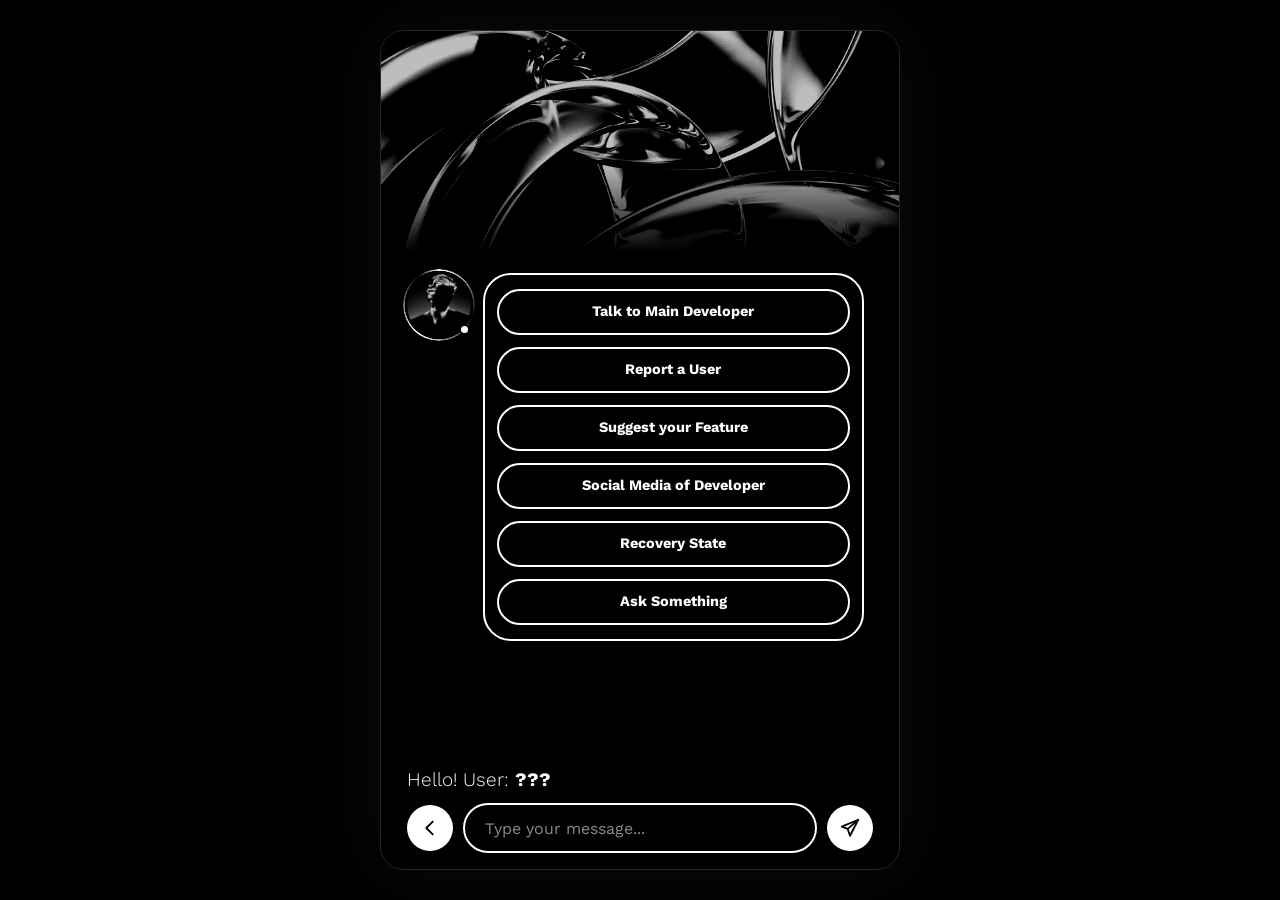
<file: DeveloperCustomerService/DVCS.html>
<!DOCTYPE html>
<html lang="en">
<head>
  <meta charset="UTF-8">
  <meta name="viewport" content="width=device-width, initial-scale=1, viewport-fit=cover">
  <title>Developer Customer Service</title>
  <link rel="icon" type="image/png" href="Logo.jpg">
  <link rel="stylesheet" href="https://fonts.googleapis.com/css2?family=Work+Sans:wght@300;400;600;700&display=swap">
  <link rel="stylesheet" href="style.css">
</head>
<body>
  <main class="page">

    <!-- Banner: replace cs-banner.jpg with your own PNG/JPG -->
    <header class="hero">
      <img class="hero-banner" id="banner" alt="">
    </header>

    <section id="chat" class="chat" role="log" aria-live="polite" aria-label="Customer service chat"></section>

    <input type="file" id="avatarPick" accept="image/png,image/jpeg" hidden>
    <input type="file" id="bannerPick" accept="image/png,image/jpeg" hidden>
    <footer class="footer">
      <p class="hello">Hello! User: <span id="userId" class="uid"></span></p>
      <form id="composer" class="composer" autocomplete="off">
        <button type="button" id="backBtn" class="circle back" aria-label="Back">
          <svg viewBox="0 0 24 24" aria-hidden="true"><path d="M15 5l-7 7 7 7"/></svg>
        </button>
        <input id="msg" type="text" placeholder="Type your message..." aria-label="Type your message" enterkeyhint="send">
        <button type="submit" id="sendBtn" class="circle send" aria-label="Send message">
          <svg viewBox="0 0 24 24" aria-hidden="true"><path d="M21 3L3 10.5l6.5 2.5L12 20.5 21 3z"/><path d="M9.5 13L21 3"/></svg>
        </button>
      </form>
    </footer>
  </main>

  <script src="script.js"></script>
</body>
</html>
</file>
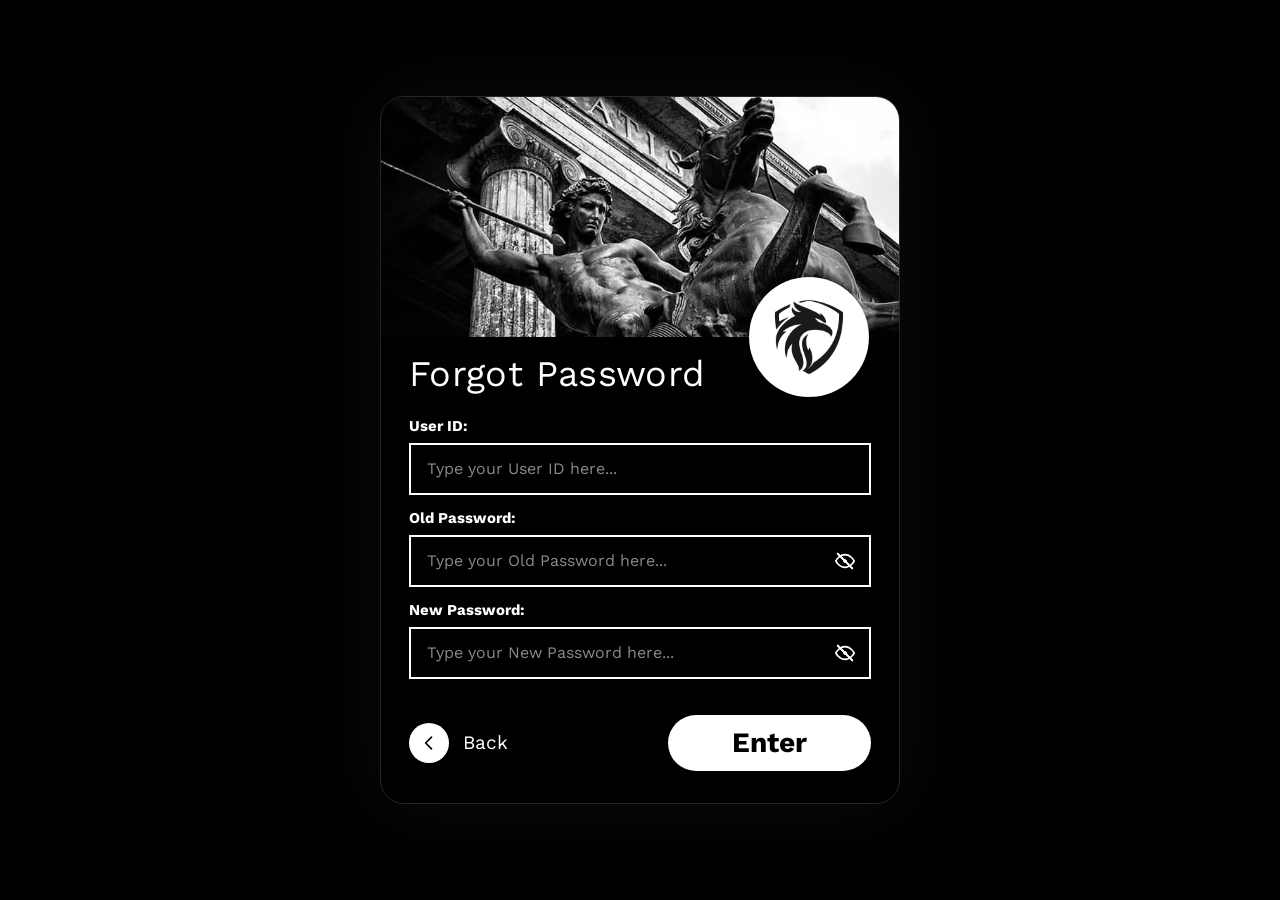
<file: ForgetPassword/F.html>
<!DOCTYPE html>
<html lang="en">
<head>
  <meta charset="UTF-8">
  <meta name="viewport" content="width=device-width, initial-scale=1, viewport-fit=cover">
  <title>R.I.A Forgot Password</title>
  <link rel="icon" type="image/png" href="Logo.jpg">
  <link rel="stylesheet" href="https://fonts.googleapis.com/css2?family=Work+Sans:wght@300;400;600;700&display=swap">
  <link rel="stylesheet" href="style.css">
</head>
<body>
  <main class="page">

    <!-- Banner + profile: replace banner.jpg / profile.png with your own files -->
    <header class="hero">
      <div class="hero-media"><img class="hero-banner" src="B.jpg" alt=""></div>
      <img class="hero-avatar" src="Logo.jpg" alt="Profile picture">
    </header>

    <h1 class="rise" style="--i:0">Forgot Password</h1>

    <form id="resetForm" novalidate>
      <label for="userId" class="rise" style="--i:1">User ID:</label>
      <div class="field rise" style="--i:1">
        <input id="userId" type="text" placeholder="Type your User ID here..." autocomplete="username">
      </div>

      <label for="oldPass" class="rise" style="--i:2">Old Password:</label>
      <div class="field has-eye rise" style="--i:2">
        <input id="oldPass" type="password" placeholder="Type your Old Password here..." autocomplete="current-password">
        <button type="button" class="eye" data-target="oldPass" aria-label="Show password" aria-pressed="false">
          <svg viewBox="0 0 24 24" aria-hidden="true">
            <g class="eye-body"><path d="M2 12s3.6-7 10-7 10 7 10 7-3.6 7-10 7S2 12 2 12z"/><circle class="eye-pupil" cx="12" cy="12" r="3"/></g>
            <path class="eye-slash" d="M4 4l16 16"/>
          </svg>
        </button>
      </div>

      <label for="newPass" class="rise" style="--i:3">New Password:</label>
      <div class="field has-eye rise" style="--i:3">
        <input id="newPass" type="password" placeholder="Type your New Password here..." autocomplete="new-password">
        <button type="button" class="eye" data-target="newPass" aria-label="Show password" aria-pressed="false">
          <svg viewBox="0 0 24 24" aria-hidden="true">
            <g class="eye-body"><path d="M2 12s3.6-7 10-7 10 7 10 7-3.6 7-10 7S2 12 2 12z"/><circle class="eye-pupil" cx="12" cy="12" r="3"/></g>
            <path class="eye-slash" d="M4 4l16 16"/>
          </svg>
        </button>
      </div>

      <p id="formError" class="error" role="alert" hidden>Fill in all three fields to continue.</p>

      <div class="actions rise" style="--i:4">
        <button type="button" id="backBtn" class="back">
          <span class="back-circle"><svg viewBox="0 0 24 24" aria-hidden="true"><path d="M15 5l-7 7 7 7"/></svg></span>
          Back
        </button>
        <button type="submit" id="enterBtn" class="enter">Enter</button>
      </div>
    </form>
  </main>

  <!-- 1) Wait message (shown 7 seconds) -->
  <div id="waitModal" class="overlay" role="dialog" aria-modal="true" aria-labelledby="waitText">
    <div class="dialog">
      <svg class="dialog-icon" viewBox="0 0 24 24" aria-hidden="true"><circle cx="12" cy="12" r="9"/><path class="clock-hour" d="M12 12V8.5"/><path class="clock-hand" d="M12 12V6.5"/></svg>
      <p id="waitText">Wait up to 4 hours to save your new password</p>
      <div class="bar"><span></span></div>
    </div>
  </div>

  <!-- 2) Loading, then the page refreshes -->
  <div id="loadingModal" class="overlay" role="alertdialog" aria-modal="true" aria-label="Loading">
    <div class="dialog">
      <div class="spinner"></div>
      <p>Loading...</p>
    </div>
  </div>

  <script src="script.js"></script>
</body>
</html>
</file>
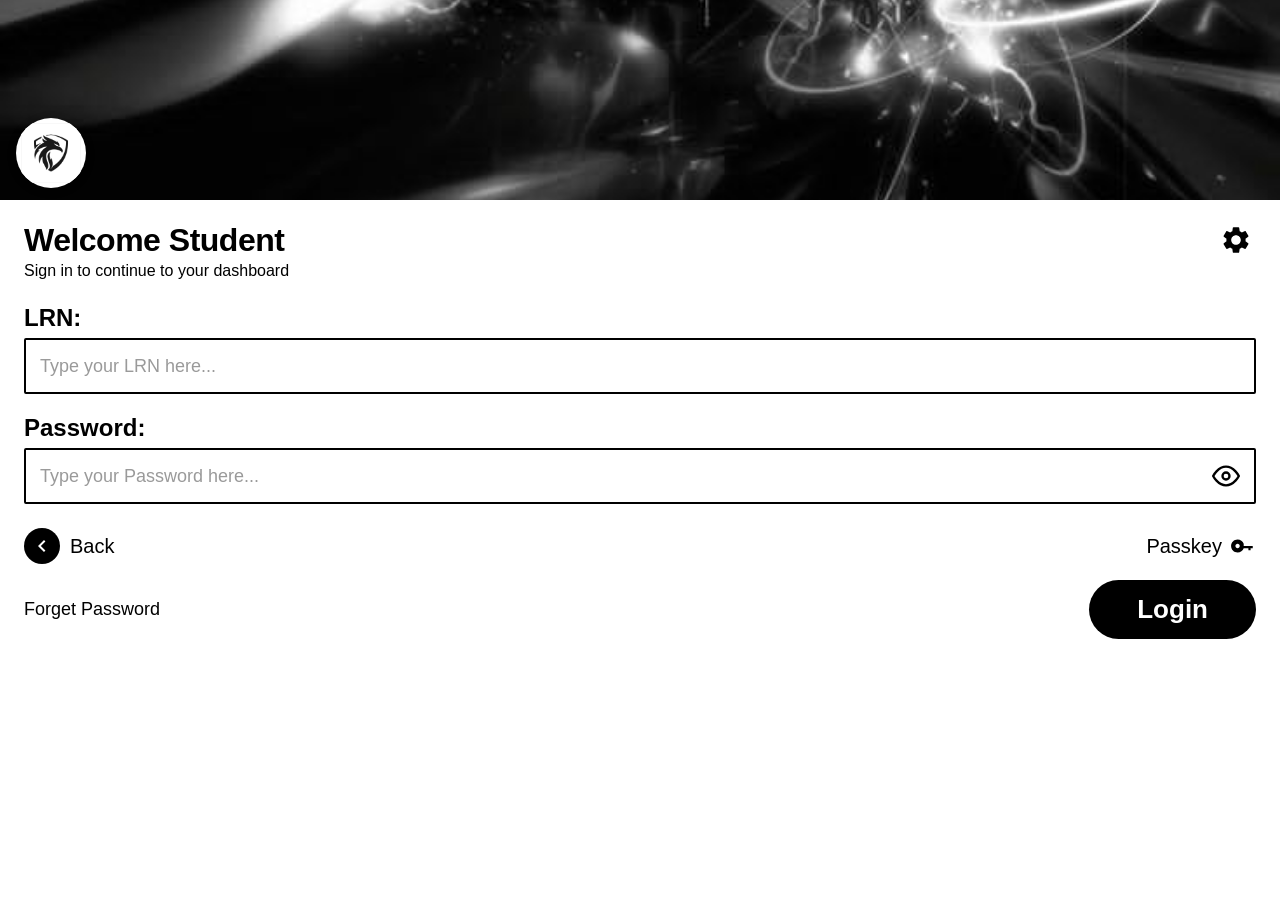
<file: LoginStudent/indexS.html>
<!DOCTYPE html>
<html lang="en">
<head>
  <meta charset="UTF-8">
  <meta name="viewport" content="width=device-width, initial-scale=1.0">
  <link rel="icon" type="image/png" href="Logo.jpg">
  <title>R.I.A Login Student</title>
  <link rel="stylesheet" href="style.css">
</head>
<body>

  <div id="modalOverlay">
    <div id="loadingModal1" class="loading-modal">
      <div class="spinner"></div>
      <h3>Authenticating LRN</h3>
      <p>Verifying credentials in database. Please wait...</p>
    </div>

    <div id="loadingModal2" class="loading-modal">
      <div class="spinner"></div>
      <h3>Redirecting to Dashboard</h3>
      <p>Loading user dashboard and data components...</p>
    </div>

    <div id="loadingModal3" class="loading-modal">
      <div class="spinner"></div>
      <h3>Almost Ready!</h3>
      <p>Redirecting you securely to your page...</p>
    </div>
  </div>

  <div class="overlay" id="overlay" onclick="toggleSidebar()"></div>

  <aside class="sidebar" id="sidebar">
    <button class="close-btn" onclick="toggleSidebar()" aria-label="Close Settings">
      <svg class="close-icon" viewBox="0 0 24 24">
        <path d="M19 6.41L17.59 5 12 10.59 6.41 5 5 6.41 10.59 12 5 17.59 6.41 19 12 13.41 17.59 19 19 17.59 13.41 12z"/>
      </svg>
    </button>

    <nav class="menu-list">
      <div class="menu-item" id="openInfoModal">
        <svg class="menu-icon" viewBox="0 0 24 24">
          <path d="M12 2C6.48 2 2 6.48 2 12s4.48 10 10 10 10-4.48 10-10S17.52 2 12 2zm1 15h-2v-6h2v6zm0-8h-2V7h2v2z"/>
        </svg>
        <span class="menu-text">Information</span>
      </div>

      <div class="menu-item" id="openCsModal">
        <svg class="menu-icon" viewBox="0 0 24 24" fill="none" stroke="currentColor" stroke-width="2" stroke-linecap="round" stroke-linejoin="round">
          <path d="M4 13a8 8 0 0 1 16 0"></path>
          <rect x="2" y="13" width="4" height="7" rx="1.5"></rect>
          <rect x="18" y="13" width="4" height="7" rx="1.5"></rect>
          <path d="M20 20v1a2 2 0 0 1-2 2h-5"></path>
          <circle cx="12" cy="23" r="0.5" fill="currentColor"></circle>
        </svg>
        <span class="menu-text">Customer Service</span>
      </div>

      <div class="menu-item" id="openChatUsModal">
        <svg class="menu-icon" viewBox="0 0 24 24">
          <path d="M21 15a2 2 0 0 1-2 2H7l-4 4V5a2 2 0 0 1 2-2h14a2 2 0 0 1 2 2z"></path>
        </svg>
        <span class="menu-text">Chat With Us</span>
      </div>
    </nav>
  </aside>

  <div class="app-card">
    <div class="banner-container">
      <img src="B.jpg" onerror="this.onerror=null; this.src='banner.png';" alt="Header Banner" class="banner-img"/>

      <div class="logo-container">
        <img src="Logo.jpg" onerror="this.onerror=null; this.src='logo.png';" alt="Logo"/>
      </div>
    </div>

    <div class="content">
      <div class="header-row">
        <h1>Welcome Student</h1>
        <button class="gear-btn" onclick="toggleSidebar()" aria-label="Settings">
          <svg viewBox="0 0 24 24" class="gear-icon">
            <path d="M19.14 12.94c.04-.3.06-.61.06-.94 0-.32-.02-.64-.07-.94l2.03-1.58c.18-.14.23-.41.12-.61l-1.92-3.32c-.12-.22-.37-.29-.59-.22l-2.39.96c-.5-.38-1.03-.7-1.62-.94l-.36-2.54c-.04-.24-.24-.41-.48-.41h-3.84c-.24 0-.43.17-.47.41l-.36 2.54c-.59.24-1.13.57-1.62.94l-2.39-.96c-.22-.08-.47 0-.59.22L2.74 8.87c-.12.21-.08.47.12.61l2.03 1.58c-.05.3-.09.63-.09.94s.02.64.07.94l-2.03 1.58c-.18.14-.23.41-.12.61l1.92 3.32c.12.22.37.29.59.22l2.39-.96c.5.38 1.03.7 1.62.94l.36 2.54c.05.24.24.41.48.41h3.84c.24 0 .44-.17.47-.41l.36-2.54c.59-.24 1.13-.56 1.62-.94l2.39.96c.22.08.47 0 .59-.22l1.92-3.32c.12-.22.07-.47-.12-.61l-2.01-1.58zM12 15.6c-1.98 0-3.6-1.62-3.6-3.6s1.62-3.6 3.6-3.6 3.6 1.62 3.6 3.6-1.62 3.6-3.6 3.6z"/>
          </svg>
        </button>
      </div>
      <p class="subtitle">Sign in to continue to your dashboard</p>

      <form id="loginForm">
        <div class="form-group">
          <label for="lrn">LRN:</label>
          <div class="input-wrapper">
<input type="text" id="lrn" name="lrn" placeholder="Type your LRN here..." required autocomplete="off" />          </div>
        </div>

        <div class="form-group">
          <label for="password">Password:</label>
          <div class="input-wrapper">
<input type="password" id="password" name="password" placeholder="Type your Password here..." required />            <button type="button" class="toggle-password" id="togglePassword" aria-label="Toggle password visibility">
              <svg width="28" height="28" viewBox="0 0 24 24" fill="none" stroke="currentColor" stroke-width="2">
                <path d="M1 12s4-8 11-8 11 8 11 8-4 8-11 8-11-8-11-8z"></path>
                <circle cx="12" cy="12" r="3"></circle>
                <line x1="3" y1="21" x2="21" y2="3" class="eye-slash-line" stroke-linecap="round"></line>
              </svg>
            </button>
          </div>
        </div>

        <div class="error-msg" id="errorMsg">Invalid LRN or Password. Please try again.</div>

        <div class="navigation-row">
          <a href="javascript:history.back()" class="back-link">
            <span class="back-circle">
              <svg viewBox="0 0 24 24" fill="currentColor"><path d="M15.41 16.59L10.83 12l4.58-4.59L14 6l-6 6 6 6 1.41-1.41z"/></svg>
            </span>
            Back
          </a>

          <a href="../Passkeys/Passkeys.html" class="passkey-link">
            Passkey
            <svg class="key-icon" viewBox="0 0 24 24" fill="currentColor">
              <path d="M12.65 10C11.83 7.67 9.61 6 7 6c-3.31 0-6 2.69-6 6s2.69 6 6 6c2.61 0 4.83-1.67 5.65-4H17v2h2v-2h2v-2h-8.35zM7 14c-1.1 0-2-.9-2-2s.9-2 2-2 2 .9 2 2-.9 2-2 2z"/>
            </svg>
          </a>
        </div>

        <div class="action-row">
          <a href="../ForgetPassword/F.html" class="forgot-link">Forget Password</a>
          <button type="submit" class="login-btn">Login</button>
        </div>
      </form>
    </div>

    <div id="infoModal" class="info-modal">
      <div class="modalContent">
        <div class="modalHeader">
          <h2>Information</h2>
          <button id="closeInfoModal" aria-label="Close Modal">&times;</button>
        </div>
        <div class="infoCardsContainer">
          <div class="infoCard">
            <h3>Student Portal Overview</h3>
            <p>Welcome to the R.I.A Student Portal. Access your records, track details, and navigate your academic tools securely.</p>
          </div>
          <div class="infoCard">
            <h3>LRN Guidelines</h3>
            <p>Ensure you enter your official 12-digit Learner Reference Number and correct password to prevent temporary lockout.</p>
          </div>
          <div class="infoCard">
            <h3>Support & Help</h3>
            <p>If you encounter login difficulties, reach out via Customer Service or use the chat assistant option from the sidebar menu.</p>
          </div>
        </div>
      </div>
    </div>

    <div class="customer-service-modal" id="customerServiceModal">
      <div class="cs-modal-content">
        <div class="cs-modal-header">
          <h2>Customer Service</h2>
          <button class="cs-close-btn" id="closeCsModal">&times;</button>
        </div>
        
        <div class="cs-chat-body" id="csChatBody">
          <div class="cs-agent-welcome">
            <div class="cs-avatar">
              <img src="Logo.jpg" alt="Logo">
            </div>
            <div class="cs-options-box">
              <button class="cs-option-btn" onclick="handleCsOption('Account Termination')">Account Termination</button>
              <button class="cs-option-btn" onclick="handleCsOption('Create An Account')">Create An Account</button>
              <button class="cs-option-btn" onclick="handleCsOption('Report a Bug')">Report a Bug</button>
            </div>
          </div>
        </div>

        <div class="cs-chat-footer">
          <div class="cs-input-wrapper">
            <input type="text" id="csMessageInput" placeholder="Type your message" onkeypress="checkEnter(event)">
          </div>
          <button class="cs-send-btn" onclick="sendCsMessage()">
            <svg viewBox="0 0 24 24"><path d="M2.01 21L23 12 2.01 3 2 10l15 2-15 2z"/></svg>
          </button>
        </div>
      </div>
    </div>

    <div class="customer-service-modal" id="chatUsModal">
      <div class="cs-modal-content">
        <div class="cs-modal-header">
          <h2>Chat With Us</h2>
          <button class="cs-close-btn" id="closeChatUsModal">&times;</button>
        </div>
        
        <div class="cs-chat-body" id="chatUsBody">
          <div class="cs-agent-welcome">
            <div class="cs-avatar">
              <img src="Logo.jpg" alt="Logo">
            </div>
            <div class="cs-options-box">
              <button class="cs-option-btn" onclick="handleChatUsOption('Developer')">Developer</button>
              <button class="cs-option-btn" onclick="handleChatUsOption('Admin')">Admin</button>
              <button class="cs-option-btn" onclick="handleChatUsOption('Support')">Support</button>
            </div>
          </div>
        </div>

        <div class="cs-chat-footer">
          <div class="cs-input-wrapper">
            <input type="text" id="chatUsMessageInput" placeholder="Type your message" onkeypress="checkChatUsEnter(event)">
          </div>
          <button class="cs-send-btn" onclick="sendChatUsMessage()">
            <svg viewBox="0 0 24 24"><path d="M2.01 21L23 12 2.01 3 2 10l15 2-15 2z"/></svg>
          </button>
        </div>
      </div>
    </div>
  </div>

  <script src="script.js"></script>

</body>
</html>
</file>
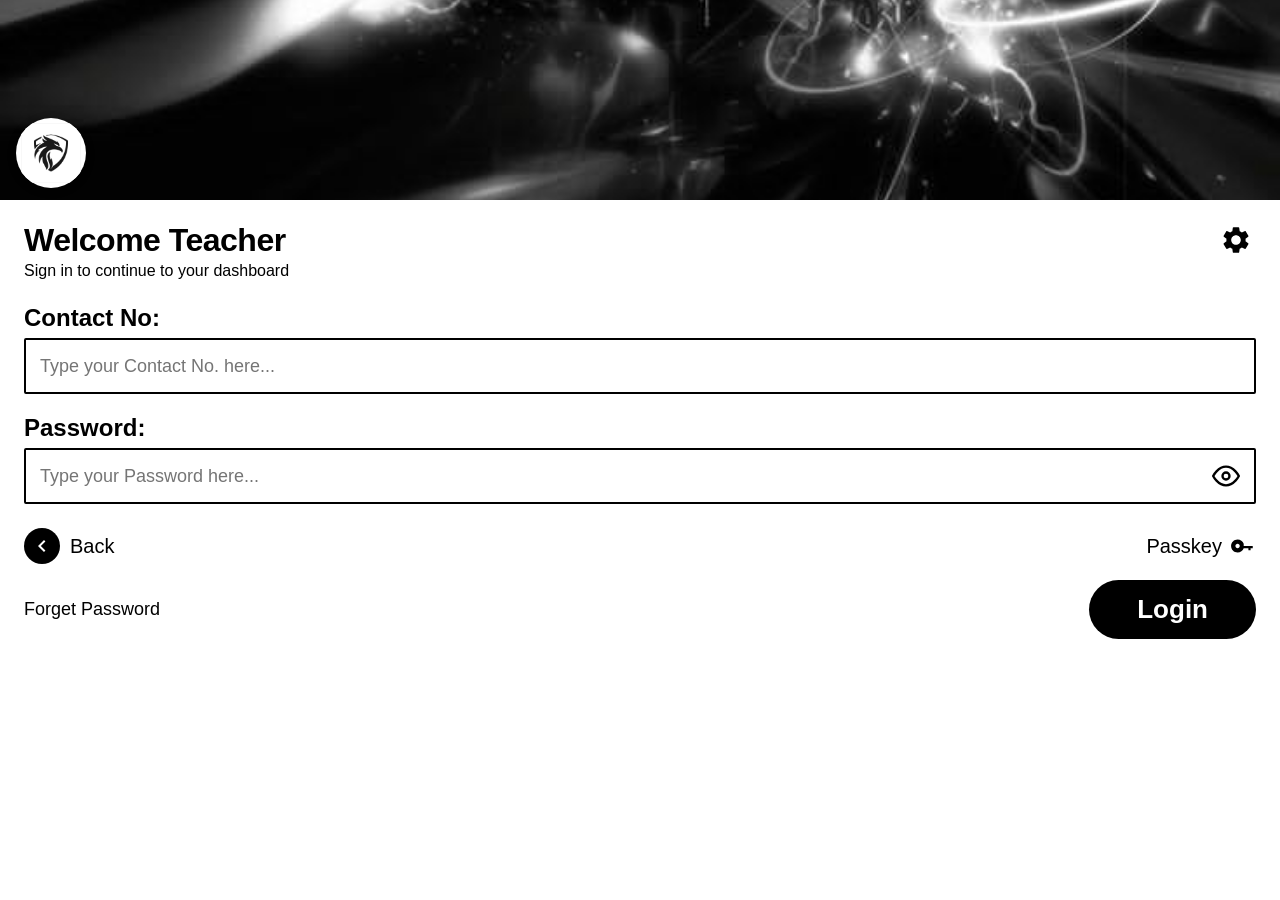
<file: LoginTeacher/indexT.html>
<!DOCTYPE html>
<html lang="en">
<head>
  <meta charset="UTF-8">
  <meta name="viewport" content="width=device-width, initial-scale=1.0">
  <link rel="icon" type="image/png" href="Logo.jpg">
  <title>R.I.A Login Teacher</title>
  <link rel="stylesheet" href="style.css">
</head>
<body>

  <div id="modalOverlay">
    <div id="loadingModal1" class="loading-modal">
      <div class="spinner"></div>
      <h3>Authenticating Contact No.</h3>
      <p>Verifying credentials in database. Please wait...</p>
    </div>

    <div id="loadingModal2" class="loading-modal">
      <div class="spinner"></div>
      <h3>Redirecting to Dashboard</h3>
      <p>Loading user dashboard and data components...</p>
    </div>

    <div id="loadingModal3" class="loading-modal">
      <div class="spinner"></div>
      <h3>Almost Ready!</h3>
      <p>Redirecting you securely to your page...</p>
    </div>
  </div>

  <div class="overlay" id="overlay" onclick="toggleSidebar()"></div>

  <aside class="sidebar" id="sidebar">
    <button class="close-btn" onclick="toggleSidebar()" aria-label="Close Settings">
      <svg class="close-icon" viewBox="0 0 24 24">
        <path d="M19 6.41L17.59 5 12 10.59 6.41 5 5 6.41 10.59 12 5 17.59 6.41 19 12 13.41 17.59 19 19 17.59 13.41 12z"/>
      </svg>
    </button>

    <nav class="menu-list">
      <div class="menu-item" id="openInfoModal">
        <svg class="menu-icon" viewBox="0 0 24 24">
          <path d="M12 2C6.48 2 2 6.48 2 12s4.48 10 10 10 10-4.48 10-10S17.52 2 12 2zm1 15h-2v-6h2v6zm0-8h-2V7h2v2z"/>
        </svg>
        <span class="menu-text">Information</span>
      </div>

      <div class="menu-item" id="openCsModal">
        <svg class="menu-icon" viewBox="0 0 24 24" fill="none" stroke="currentColor" stroke-width="2" stroke-linecap="round" stroke-linejoin="round">
          <path d="M4 13a8 8 0 0 1 16 0"></path>
          <rect x="2" y="13" width="4" height="7" rx="1.5"></rect>
          <rect x="18" y="13" width="4" height="7" rx="1.5"></rect>
          <path d="M20 20v1a2 2 0 0 1-2 2h-5"></path>
          <circle cx="12" cy="23" r="0.5" fill="currentColor"></circle>
        </svg>
        <span class="menu-text">Customer Service</span>
      </div>

      <div class="menu-item" id="openChatUsModal">
        <svg class="menu-icon" viewBox="0 0 24 24">
          <path d="M21 15a2 2 0 0 1-2 2H7l-4 4V5a2 2 0 0 1 2-2h14a2 2 0 0 1 2 2z"></path>
        </svg>
        <span class="menu-text">Chat With Us</span>
      </div>

      <div class="menu-item" id="openDeveloperModal" onclick="window.location.href='../DirectDeveloper/D.html';">
        <svg class="menu-icon" viewBox="0 0 24 24" fill="none" stroke="currentColor" stroke-width="2" stroke-linecap="round" stroke-linejoin="round">
          <line x1="22" y1="2" x2="11" y2="13"></line>
          <polygon points="22 2 15 22 11 13 2 9 22 2"></polygon>
        </svg>
        <span class="menu-text">Direct to Developer</span>
      </div>
    </nav>
  </aside>

  <div class="app-card">
    <div class="banner-container">
      <img src="B.jpg" onerror="this.onerror=null; this.src='banner.png';" alt="Header Banner" class="banner-img"/>

      <div class="logo-container">
        <img src="Logo.jpg" onerror="this.onerror=null; this.src='logo.png';" alt="Logo"/>
      </div>
    </div>

    <div class="content">
      <div class="header-row">
        <h1>Welcome Teacher</h1>
        <button class="gear-btn" onclick="toggleSidebar()" aria-label="Settings">
          <svg viewBox="0 0 24 24" class="gear-icon">
            <path d="M19.14 12.94c.04-.3.06-.61.06-.94 0-.32-.02-.64-.07-.94l2.03-1.58c.18-.14.23-.41.12-.61l-1.92-3.32c-.12-.22-.37-.29-.59-.22l-2.39.96c-.5-.38-1.03-.7-1.62-.94l-.36-2.54c-.04-.24-.24-.41-.48-.41h-3.84c-.24 0-.43.17-.47.41l-.36 2.54c-.59.24-1.13.57-1.62.94l-2.39-.96c-.22-.08-.47 0-.59.22L2.74 8.87c-.12.21-.08.47.12.61l2.03 1.58c-.05.3-.09.63-.09.94s.02.64.07.94l-2.03 1.58c-.18.14-.23.41-.12.61l1.92 3.32c.12.22.37.29.59.22l2.39-.96c.5.38 1.03.7 1.62.94l.36 2.54c.05.24.24.41.48.41h3.84c.24 0 .44-.17.47-.41l.36-2.54c.59-.24 1.13-.56 1.62-.94l2.39.96c.22.08.47 0 .59-.22l1.92-3.32c.12-.22.07-.47-.12-.61l-2.01-1.58zM12 15.6c-1.98 0-3.6-1.62-3.6-3.6s1.62-3.6 3.6-3.6 3.6 1.62 3.6 3.6-1.62 3.6-3.6 3.6z"/>
          </svg>
        </button>
      </div>
      <p class="subtitle">Sign in to continue to your dashboard</p>

      <form id="loginForm">
        <div class="form-group">
          <label for="contact">Contact No:</label>
          <div class="input-wrapper">
    <input type="text" id="contact" name="contact" placeholder="Type your Contact No. here..." required autocomplete="off" />
          </div>
        </div>

        <div class="form-group">
          <label for="password">Password:</label>
          <div class="input-wrapper">
<input type="password" id="password" name="password" placeholder="Type your Password here..." required />            <button type="button" class="toggle-password" id="togglePassword" aria-label="Toggle password visibility">
              <svg width="28" height="28" viewBox="0 0 24 24" fill="none" stroke="currentColor" stroke-width="2">
                <path d="M1 12s4-8 11-8 11 8 11 8-4 8-11 8-11-8-11-8z"></path>
                <circle cx="12" cy="12" r="3"></circle>
                <line x1="3" y1="21" x2="21" y2="3" class="eye-slash-line" stroke-linecap="round"></line>
              </svg>
            </button>
          </div>
        </div>

        <div class="error-msg" id="errorMsg">Invalid Contact No. or Password. Please try again.</div>

        <div class="navigation-row">
          <a href="javascript:history.back()" class="back-link">
            <span class="back-circle">
              <svg viewBox="0 0 24 24" fill="currentColor"><path d="M15.41 16.59L10.83 12l4.58-4.59L14 6l-6 6 6 6 1.41-1.41z"/></svg>
            </span>
            Back
          </a>

          <a href="../Passkeys/Passkeys.html" class="passkey-link">
            Passkey
            <svg class="key-icon" viewBox="0 0 24 24" fill="currentColor">
              <path d="M12.65 10C11.83 7.67 9.61 6 7 6c-3.31 0-6 2.69-6 6s2.69 6 6 6c2.61 0 4.83-1.67 5.65-4H17v2h2v-2h2v-2h-8.35zM7 14c-1.1 0-2-.9-2-2s.9-2 2-2 2 .9 2 2-.9 2-2 2z"/>
            </svg>
          </a>
        </div>

        <div class="action-row">
          <a href="../ForgetPassword/F.html" class="forgot-link">Forget Password</a>
          <button type="submit" class="login-btn">Login</button>
        </div>
      </form>
    </div>

    <div id="infoModal" class="info-modal">
      <div class="modalContent">
        <div class="modalHeader">
          <h2>Information</h2>
          <button id="closeInfoModal" aria-label="Close Modal">&times;</button>
        </div>
        <div class="infoCardsContainer">
          <div class="infoCard">
            <h3>Teacher Portal Overview</h3>
            <p>Welcome to the R.I.A Teacher Portal. Access your records, track details, and navigate your academic tools securely.</p>
          </div>
          <div class="infoCard">
            <h3>Contact No. Guidelines</h3>
            <p>Ensure you enter your official contact number and correct password to prevent temporary lockout.</p>
          </div>
          <div class="infoCard">
            <h3>Support & Help</h3>
            <p>If you encounter login difficulties, reach out via Customer Service or use the chat assistant option from the sidebar menu.</p>
          </div>
        </div>
      </div>
    </div>

    <div class="customer-service-modal" id="customerServiceModal">
      <div class="cs-modal-content">
        <div class="cs-modal-header">
          <h2>Customer Service</h2>
          <button class="cs-close-btn" id="closeCsModal">&times;</button>
        </div>
        
        <div class="cs-chat-body" id="csChatBody">
          <div class="cs-agent-welcome">
            <div class="cs-avatar">
              <img src="Logo.jpg" alt="Logo">
            </div>
            <div class="cs-options-box">
              <button class="cs-option-btn" onclick="handleCsOption('Account Termination')">Account Termination</button>
              <button class="cs-option-btn" onclick="handleCsOption('Create An Account')">Create An Account</button>
              <button class="cs-option-btn" onclick="handleCsOption('Report a Bug')">Report a Bug</button>
            </div>
          </div>
        </div>

        <div class="cs-chat-footer">
          <div class="cs-input-wrapper">
            <input type="text" id="csMessageInput" placeholder="Type your message" onkeypress="checkEnter(event)">
          </div>
          <button class="cs-send-btn" onclick="sendCsMessage()">
            <svg viewBox="0 0 24 24"><path d="M2.01 21L23 12 2.01 3 2 10l15 2-15 2z"/></svg>
          </button>
        </div>
      </div>
    </div>

    <div class="customer-service-modal" id="chatUsModal">
      <div class="cs-modal-content">
        <div class="cs-modal-header">
          <h2>Chat With Us</h2>
          <button class="cs-close-btn" id="closeChatUsModal">&times;</button>
        </div>
        
        <div class="cs-chat-body" id="chatUsBody">
          <div class="cs-agent-welcome">
            <div class="cs-avatar">
              <img src="Logo.jpg" alt="Logo">
            </div>
            <div class="cs-options-box">
              <button class="cs-option-btn" onclick="handleChatUsOption('Developer')">Developer</button>
              <button class="cs-option-btn" onclick="handleChatUsOption('Admin')">Admin</button>
              <button class="cs-option-btn" onclick="handleChatUsOption('Support')">Support</button>
            </div>
          </div>
        </div>

        <div class="cs-chat-footer">
          <div class="cs-input-wrapper">
            <input type="text" id="chatUsMessageInput" placeholder="Type your message" onkeypress="checkChatUsEnter(event)">
          </div>
          <button class="cs-send-btn" onclick="sendChatUsMessage()">
            <svg viewBox="0 0 24 24"><path d="M2.01 21L23 12 2.01 3 2 10l15 2-15 2z"/></svg>
          </button>
        </div>
      </div>
    </div>
  </div>

  <script src="script.js"></script>

</body>
</html>
</file>
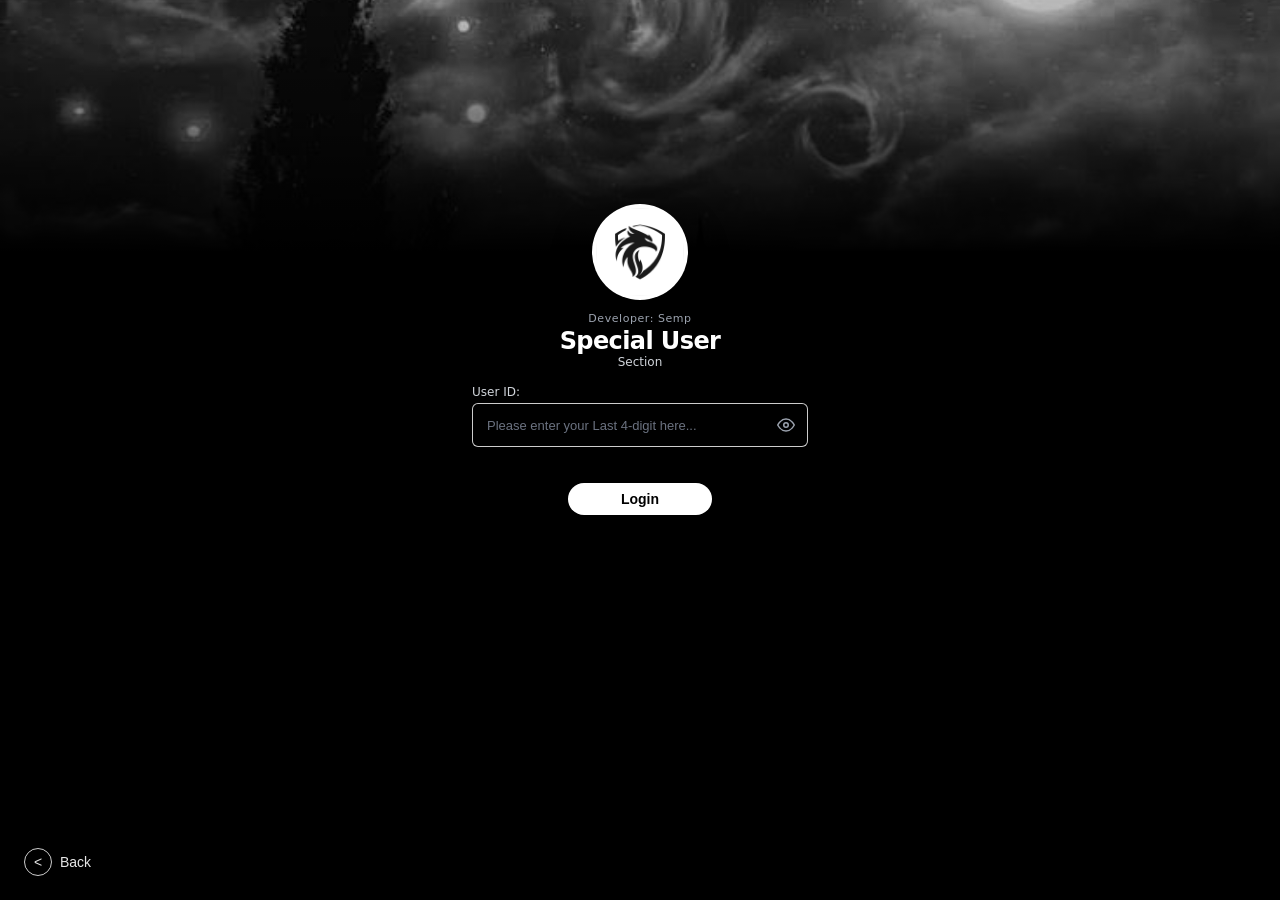
<file: SpecialUserSection/SpecialUser.html>
<!DOCTYPE html>
<html lang="en">
<head>
    <meta charset="UTF-8">
    <meta name="viewport" content="width=device-width, initial-scale=1.0">
    <title>R.I.A Special User Section</title>
    <link rel="icon" type="image/png" href="Logo.jpg">
    <link rel="stylesheet" href="style.css">
</head>
<body>

    <div class="banner-container">
        <img src="B.jpg" alt="Background">
        <div class="banner-gradient"></div>
    </div>

    <div class="main-content">

        <div class="logo-wrapper">
            <img src="Logo.jpg" alt="R.I.A Logo">
        </div>

        <div class="titles-wrapper">
            <p class="developer-text">Developer: Semp</p>
            <h1 class="main-title">Special User</h1>
            <p class="subtitle-text">Section</p>
        </div>

        <div class="form-container">
            <div class="input-group-wrapper">
                <div class="input-inner-box">
                    <label for="pinInput" class="input-label">User ID:</label>

                    <div class="input-field">
                        <input
                            type="password"
                            id="pinInput"
                            maxlength="4"
                            inputmode="numeric"
                            placeholder="Please enter your Last 4-digit here..."
                            class="pin-input"
                            autocomplete="off"
                        >
                        <button type="button" id="togglePin" class="toggle-btn" aria-label="Show PIN" aria-pressed="false">
                            <svg class="icon-eye" viewBox="0 0 24 24" fill="none" stroke="currentColor" stroke-width="2" stroke-linecap="round" stroke-linejoin="round">
                                <path d="M1 12s4-8 11-8 11 8 11 8-4 8-11 8-11-8-11-8z"/>
                                <circle cx="12" cy="12" r="3"/>
                            </svg>
                            <svg class="icon-eye-off" viewBox="0 0 24 24" fill="none" stroke="currentColor" stroke-width="2" stroke-linecap="round" stroke-linejoin="round">
                                <path d="M17.94 17.94A10.07 10.07 0 0 1 12 20c-7 0-11-8-11-8a18.45 18.45 0 0 1 5.06-5.94M9.9 4.24A9.12 9.12 0 0 1 12 4c7 0 11 8 11 8a18.5 18.5 0 0 1-2.16 3.19m-6.72-1.07a3 3 0 1 1-4.24-4.24"/>
                                <line x1="1" y1="1" x2="23" y2="23"/>
                            </svg>
                        </button>
                    </div>
                </div>
                <p id="errorMsg" class="error-message"></p>
            </div>
        </div>

        <button id="loginBtn" class="login-btn">Login</button>
    </div>

    <div class="back-nav-container">
        <button id="backBtn" class="back-btn">
            <span class="back-icon-circle">&lt;</span>
            <span class="back-text">Back</span>
        </button>
    </div>

    <div id="loadingModal" class="loading-modal">
        <div class="loading-card">
            <div class="spinner"></div>
            <p class="loading-title">Verifying credentials...</p>
            <p class="loading-subtitle">Please wait securely</p>
        </div>
    </div>

    <script src="script.js"></script>

</body>
</html>
</file>
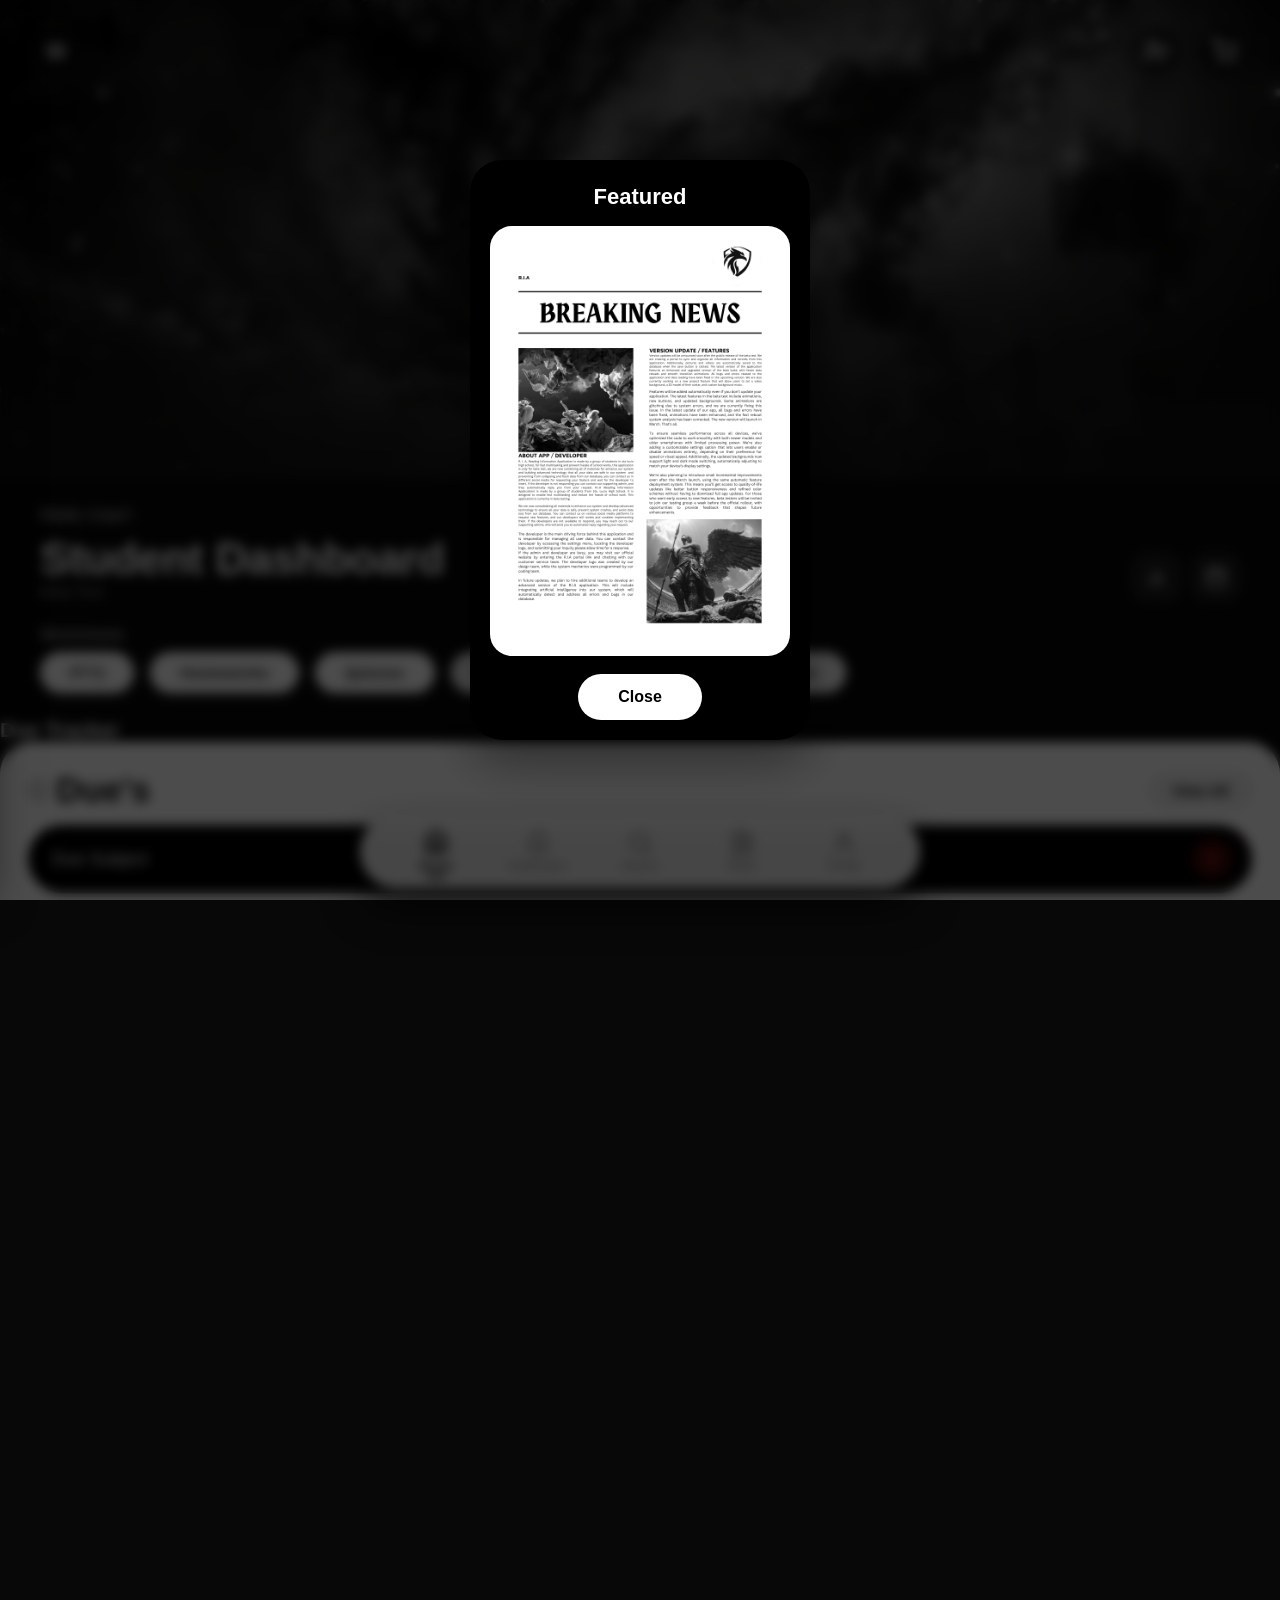
<file: TestAccount/Test1.html>
<!DOCTYPE html>
<html lang="en">
<head>
<meta charset="UTF-8">
<meta name="viewport" content="width=device-width, initial-scale=1.0">
<link rel="icon" type="image/png"href="Logo.jpg"><title>R.I.A Account</title>

 <link rel="stylesheet" href="style.css">

</head>
<body>

<button class="menu-btn" id="menuBtn">
  <svg viewBox="0 0 24 24" fill="none" stroke="#ffffff" stroke-width="2.3" stroke-linecap="round"><line x1="4" y1="7" x2="20" y2="7"/><line x1="4" y1="12" x2="20" y2="12"/><line x1="4" y1="17" x2="20" y2="17"/></svg>
</button>

<div class="overlay" id="overlay"></div>

<div class="phone" id="sidebarPhone">

  <div class="header">
    <div class="logo">
      <img src="Logo.jpg" alt="R.I.A logo">
    </div>
    <h1>R.I.A Dashboard</h1>
    <div class="dots">&#8226;&#8226;&#8226;</div>
  </div>
  <div class="divider"></div>

  <div class="section-label"><span>Tasks Assigned</span><span></span></div>
  <div class="tasks-scroll" id="tasksScroll">
    <div class="task-card">
      <div class="task-info"><svg viewBox="0 0 24 24" fill="none" stroke="#111" stroke-width="3" stroke-linecap="round"><line x1="12" y1="10.5" x2="12" y2="18"/><circle cx="12" cy="5.8" r="1.2" fill="#111" stroke="none"/></svg></div>
      <div>
        <div class="task-deadline">Deadline: Date</div>
        <div class="task-title">Task Title</div>
        <div class="task-sub">Task Subject</div>
      </div>
      <div class="task-view">View</div>
    </div>    <div class="task-card">
      <div class="task-info"><svg viewBox="0 0 24 24" fill="none" stroke="#111" stroke-width="3" stroke-linecap="round"><line x1="12" y1="10.5" x2="12" y2="18"/><circle cx="12" cy="5.8" r="1.2" fill="#111" stroke="none"/></svg></div>
      <div>
        <div class="task-deadline">Deadline: Date</div>
        <div class="task-title">Task Title</div>
        <div class="task-sub">Task Subject</div>
      </div>
      <div class="task-view">View</div>
    </div>
    <div class="task-card">
      <div class="task-info"><svg viewBox="0 0 24 24" fill="none" stroke="#111" stroke-width="3" stroke-linecap="round"><line x1="12" y1="10.5" x2="12" y2="18"/><circle cx="12" cy="5.8" r="1.2" fill="#111" stroke="none"/></svg></div>
      <div>
        <div class="task-deadline">Deadline: Date</div>
        <div class="task-title">Task Title</div>
        <div class="task-sub">Task Subject</div>
      </div>
      <div class="task-view">View</div>
    </div>
    <div class="task-card">
      <div class="task-info"><svg viewBox="0 0 24 24" fill="none" stroke="#111" stroke-width="3" stroke-linecap="round"><line x1="12" y1="10.5" x2="12" y2="18"/><circle cx="12" cy="5.8" r="1.2" fill="#111" stroke="none"/></svg></div>
      <div>
        <div class="task-deadline">Deadline: Date</div>
        <div class="task-title">Task Title</div>
        <div class="task-sub">Task Subject</div>
      </div>
      <div class="task-view">View</div>
    </div>
  </div>
  <div class="section-label" style="padding-top:2px;">
    <span></span><span class="see-more">See More</span>
  </div>

  <div class="accordions" id="accordions"></div>

  <div class="section-label" style="padding-top:20px;"><span>Today's Feature</span><span class="see-more">See More</span></div>
  <div class="feature-wrap">
    <div class="feature-slider">
      <div class="feature-track" id="featureTrack"></div>
    </div>
  </div>

  <div class="section-label" style="padding-top:22px;"><span>Quick Access</span><span></span></div>
  <div class="qa-list" id="qaList"></div>
  <div class="qa-toggle"><button id="qaToggleBtn">See More<svg width="14" height="14" viewBox="0 0 24 24" fill="none" stroke="#fff" stroke-width="2.5"><polyline points="6 9 12 15 18 9"/></svg></button></div>

  <div class="ext-label">Extensions</div>
  <div class="ext-pill"><div class="ext-row" id="extScroll"></div></div>

  <div class="sub-label">Subscription Plans</div>
  <div class="plan-wrap">
    <div class="feature-slider" style="border:none;">
      <div class="plan-track" id="planTrack"></div>
    </div>
  </div>
  <div class="plan-dots" id="planDots"></div>

  <div class="footer-row">
    <div class="footer-btn logout" role="button" tabindex="0" onclick="openLogoutModal()" onkeydown="if(event.key==='Enter'||event.key===' '){event.preventDefault();openLogoutModal();}">LOGOUT</div>
    <div class="footer-btn switch">SWITCH</div>
  </div>

</div>

  <div class="banner">
    <img src="B.jpg" alt="Dashboard Banner" class="banner-img" onerror="this.onerror=null; this.src='banner.png';" />
    <div class="banner-overlay"></div>
    <div class="top-icons">
      <a href="add-user.html" class="icon-link" aria-label="Add User">
        <svg viewBox="0 0 24 24"><path d="M16 21v-2a4 4 0 0 0-4-4H5a4 4 0 0 0-4 4v2"/><circle cx="8.5" cy="7" r="4"/><line x1="20" y1="8" x2="20" y2="14"/><line x1="23" y1="11" x2="17" y2="11"/></svg>
      </a>
      <a href="cart.html" class="icon-link" aria-label="Cart">
        <svg viewBox="0 0 24 24"><circle cx="9" cy="21" r="1"/><circle cx="20" cy="21" r="1"/><path d="M1 1h4l2.68 13.39a2 2 0 0 0 2 1.61h9.72a2 2 0 0 0 2-1.61L23 6H6"/></svg>
      </a>
    </div>
  </div>

  <div class="greeting">Hello User!</div>
  <div class="dashboard-header">
    <div class="title-area">
      <h1>Student Dashboard</h1>
      <span>Beta Test</span>
    </div>
    <div class="header-icons">
      <a href="stats.html" class="icon-link" aria-label="Stats">
        <svg viewBox="0 0 24 24"><line x1="18" y1="20" x2="18" y2="10"/><line x1="12" y1="20" x2="12" y2="4"/><line x1="6" y1="20" x2="6" y2="14"/></svg>
      </a>
      <a href="calendar.html" class="icon-link" aria-label="Calendar">
        <svg viewBox="0 0 24 24"><rect x="3" y="4" width="18" height="18" rx="2" ry="2"/><line x1="16" y1="2" x2="16" y2="6"/><line x1="8" y1="2" x2="8" y2="6"/><line x1="3" y1="10" x2="21" y2="10"/></svg>
      </a>
    </div>
  </div>

  <div class="section-label">Worksheets</div>
  <div class="worksheets-scroll hide-scrollbar">
    <a href="pts.html" class="btn-pill">PT'S</a>
    <a href="homeworks.html" class="btn-pill">Homeworks</a>
    <a href="quizzes.html" class="btn-pill">Quizzes</a>
    <a href="exams.html" class="btn-pill">Exams</a>
    <a href="projects.html" class="btn-pill">Projects</a>
    <a href="activities.html" class="btn-pill">Activities</a>
  </div>

  <div class="tasks-manager-label">Due Tracker</div>

  <div class="dues-card">
    <div class="dues-header">
      <div class="dues-title">
        <button class="btn-info-modal" aria-label="Information" onclick="openModal('Information', 'View and manage all your upcoming tasks and subject deadlines here.')">
          <svg viewBox="0 0 24 24" fill="none" stroke="#111" stroke-width="3" stroke-linecap="round" aria-hidden="true"><line x1="12" y1="10.5" x2="12" y2="18"/><circle cx="12" cy="5.8" r="1.2" fill="#111" stroke="none"/></svg>
        </button>
        Due's
      </div>
      <a href="see-more-dues.html" class="view-all-dues-link">View All</a>
    </div>

    <div class="dues-list hide-scrollbar">
      <a href="entrepreneurship.html" class="due-item">
        <span class="due-item-title">Due Subject</span>
        <div class="due-item-actions">
          <span class="due-status"></span>
          <button class="btn-question-modal" aria-label="Task Details Help" onclick="event.stopPropagation(); event.preventDefault(); openModal('Due Subject Details', 'This task is due soon. Make sure to complete before submitting.')">
            <svg viewBox="0 0 24 24" aria-hidden="true"><circle cx="12" cy="12" r="9.5"/><path d="M9.4 9.6a2.7 2.7 0 0 1 5.2.9c0 1.7-2.6 2.1-2.6 3.8"/><circle cx="12" cy="17" r="1.1" fill="currentColor" stroke="none"/></svg>
          </button>
        </div>
      </a>

      <a href="oral-communication.html" class="due-item">
        <span class="due-item-title">Due Subject</span>
        <div class="due-item-actions">
          <span class="due-status"></span>
          <button class="btn-question-modal" aria-label="Task Details Help" onclick="event.stopPropagation(); event.preventDefault(); openModal('Due Subject Details', 'This task is due soon. Make sure to complete before submitting.')">
            <svg viewBox="0 0 24 24" aria-hidden="true"><circle cx="12" cy="12" r="9.5"/><path d="M9.4 9.6a2.7 2.7 0 0 1 5.2.9c0 1.7-2.6 2.1-2.6 3.8"/><circle cx="12" cy="17" r="1.1" fill="currentColor" stroke="none"/></svg>
          </button>
        </div>
      </a>

      <a href="hope.html" class="due-item">
        <span class="due-item-title">Due Subject</span>
        <div class="due-item-actions">
          <span class="due-status"></span>
          <button class="btn-question-modal" aria-label="Task Details Help" onclick="event.stopPropagation(); event.preventDefault(); openModal('Due Subject Details', 'This task is due soon. Make sure to complete before submitting')">
            <svg viewBox="0 0 24 24" aria-hidden="true"><circle cx="12" cy="12" r="9.5"/><path d="M9.4 9.6a2.7 2.7 0 0 1 5.2.9c0 1.7-2.6 2.1-2.6 3.8"/><circle cx="12" cy="17" r="1.1" fill="currentColor" stroke="none"/></svg>
          </button>
        </div>
      </a>
    </div>
  </div>

  <div class="attendance-header">
    <h2>Attendance</h2>
  </div>

  <div class="attendance-scroll hide-scrollbar">
    <a href="attendance-january.html" class="attendance-card">
      <div class="attendance-card-top">
        <span class="attendance-card-title">June: Summary</span>
        <div class="attendance-card-right">
          <span class="attendance-year">2026</span>
          <button class="btn-card-info" aria-label="June Attendance Details" onclick="event.stopPropagation(); event.preventDefault(); openModal('June 2026 Summary', 'Total Days Recorded: 0\nPresent: 0 Days\nAbsent: 0 Days');">
            <svg viewBox="0 0 24 24" fill="none" stroke="#111" stroke-width="3" stroke-linecap="round" aria-hidden="true"><line x1="12" y1="10.5" x2="12" y2="18"/><circle cx="12" cy="5.8" r="1.2" fill="#111" stroke="none"/></svg>
          </button>
        </div>
      </div>
      <div class="attendance-pill">
        <span class="status-present">Present</span>
        <span class="pill-count">---</span>
      </div>
      <div class="attendance-pill">
        <span class="status-absent">Absent</span>
        <span class="pill-count">---</span>
      </div>
      <div class="card-view-more">View More</div>
    </a>

    <a href="attendance-february.html" class="attendance-card">
      <div class="attendance-card-top">
        <span class="attendance-card-title">July: Summary</span>
        <div class="attendance-card-right">
          <span class="attendance-year">2026</span>
          <button class="btn-card-info" aria-label="July Attendance Details" onclick="event.stopPropagation(); event.preventDefault(); openModal('July 2026 Summary', 'Total Days Recorded: 0\nPresent: 0 Days\nAbsent: 0 Days');">
            <svg viewBox="0 0 24 24" fill="none" stroke="#111" stroke-width="3" stroke-linecap="round" aria-hidden="true"><line x1="12" y1="10.5" x2="12" y2="18"/><circle cx="12" cy="5.8" r="1.2" fill="#111" stroke="none"/></svg>
          </button>
        </div>
      </div>
      <div class="attendance-pill">
        <span class="status-present">Present</span>
        <span class="pill-count">---</span>
      </div>
      <div class="attendance-pill">
        <span class="status-absent">Absent</span>
        <span class="pill-count">---</span>
      </div>
      <div class="card-view-more">View More</div>
    </a>

    <a href="attendance-march.html" class="attendance-card">
      <div class="attendance-card-top">
        <span class="attendance-card-title">Aug: Summary</span>
        <div class="attendance-card-right">
          <span class="attendance-year">2026</span>
          <button class="btn-card-info" aria-label="August Attendance Details" onclick="event.stopPropagation(); event.preventDefault(); openModal('August 2026 Summary', 'Total Days Recorded: 0\nPresent: 0 Days\nAbsent: 0 Days');">
            <svg viewBox="0 0 24 24" fill="none" stroke="#111" stroke-width="3" stroke-linecap="round" aria-hidden="true"><line x1="12" y1="10.5" x2="12" y2="18"/><circle cx="12" cy="5.8" r="1.2" fill="#111" stroke="none"/></svg>
          </button>
        </div>
      </div>
      <div class="attendance-pill">
        <span class="status-present">Present</span>
        <span class="pill-count">---</span>
      </div>
      <div class="attendance-pill">
        <span class="status-absent">Absent</span>
        <span class="pill-count">---</span>
      </div>
      <div class="card-view-more">View More</div>
    </a>

    <a href="attendance-april.html" class="attendance-card">
      <div class="attendance-card-top">
        <span class="attendance-card-title">Sept: Summary</span>
        <div class="attendance-card-right">
          <span class="attendance-year">2026</span>
          <button class="btn-card-info" aria-label="September Attendance Details" onclick="event.stopPropagation(); event.preventDefault(); openModal('September 2026 Summary', 'Total Days Recorded: 0\nPresent: 0 Days\nAbsent: 0 Days');">
            <svg viewBox="0 0 24 24" fill="none" stroke="#111" stroke-width="3" stroke-linecap="round" aria-hidden="true"><line x1="12" y1="10.5" x2="12" y2="18"/><circle cx="12" cy="5.8" r="1.2" fill="#111" stroke="none"/></svg>
          </button>
        </div>
      </div>
      <div class="attendance-pill">
        <span class="status-present">Present</span>
        <span class="pill-count">---</span>
      </div>
      <div class="attendance-pill">
        <span class="status-absent">Absent</span>
        <span class="pill-count">---</span>
      </div>
      <div class="card-view-more">View More</div>
    </a>

    <a href="attendance-may.html" class="attendance-card">
      <div class="attendance-card-top">
        <span class="attendance-card-title">Oct: Summary</span>
        <div class="attendance-card-right">
          <span class="attendance-year">2026</span>
          <button class="btn-card-info" aria-label="October Attendance Details" onclick="event.stopPropagation(); event.preventDefault(); openModal('October 2026 Summary', 'Total Days Recorded: 0\nPresent: 0 Days\nAbsent: 0 Days');">
            <svg viewBox="0 0 24 24" fill="none" stroke="#111" stroke-width="3" stroke-linecap="round" aria-hidden="true"><line x1="12" y1="10.5" x2="12" y2="18"/><circle cx="12" cy="5.8" r="1.2" fill="#111" stroke="none"/></svg>
          </button>
        </div>
      </div>
      <div class="attendance-pill">
        <span class="status-present">Present</span>
        <span class="pill-count">---</span>
      </div>
      <div class="attendance-pill">
        <span class="status-absent">Absent</span>
        <span class="pill-count">---</span>
      </div>
      <div class="card-view-more">View More</div>
    </a>

    <a href="attendance-june.html" class="attendance-card">
      <div class="attendance-card-top">
        <span class="attendance-card-title">Nov: Summary</span>
        <div class="attendance-card-right">
          <span class="attendance-year">2026</span>
          <button class="btn-card-info" aria-label="November Attendance Details" onclick="event.stopPropagation(); event.preventDefault(); openModal('November 2026 Summary', 'Total Days Recorded: 0\nPresent: 0 Days\nAbsent: 0 Days');">
            <svg viewBox="0 0 24 24" fill="none" stroke="#111" stroke-width="3" stroke-linecap="round" aria-hidden="true"><line x1="12" y1="10.5" x2="12" y2="18"/><circle cx="12" cy="5.8" r="1.2" fill="#111" stroke="none"/></svg>
          </button>
        </div>
      </div>
      <div class="attendance-pill">
        <span class="status-present">Present</span>
        <span class="pill-count">---</span>
      </div>
      <div class="attendance-pill">
        <span class="status-absent">Absent</span>
        <span class="pill-count">---</span>
      </div>
      <div class="card-view-more">View More</div>
    </a>

    <a href="attendance-july.html" class="attendance-card">
      <div class="attendance-card-top">
        <span class="attendance-card-title">Dec: Summary</span>
        <div class="attendance-card-right">
          <span class="attendance-year">2026</span>
          <button class="btn-card-info" aria-label="December Attendance Details" onclick="event.stopPropagation(); event.preventDefault(); openModal('December 2026 Summary', 'Total Days Recorded: 0\nPresent: 0 Days\nAbsent: 0 Days');">
            <svg viewBox="0 0 24 24" fill="none" stroke="#111" stroke-width="3" stroke-linecap="round" aria-hidden="true"><line x1="12" y1="10.5" x2="12" y2="18"/><circle cx="12" cy="5.8" r="1.2" fill="#111" stroke="none"/></svg>
          </button>
        </div>
      </div>
      <div class="attendance-pill">
        <span class="status-present">Present</span>
        <span class="pill-count">---</span>
      </div>
      <div class="attendance-pill">
        <span class="status-absent">Absent</span>
        <span class="pill-count">---</span>
      </div>
      <div class="card-view-more">View More</div>
    </a>

    <a href="attendance-august.html" class="attendance-card">
      <div class="attendance-card-top">
        <span class="attendance-card-title">Jan: Summary</span>
        <div class="attendance-card-right">
          <span class="attendance-year">2027</span>
          <button class="btn-card-info" aria-label="January Attendance Details" onclick="event.stopPropagation(); event.preventDefault(); openModal('January 2027 Summary', 'Total Days Recorded: 0\nPresent: 0 Days\nAbsent: 0 Days');">
            <svg viewBox="0 0 24 24" fill="none" stroke="#111" stroke-width="3" stroke-linecap="round" aria-hidden="true"><line x1="12" y1="10.5" x2="12" y2="18"/><circle cx="12" cy="5.8" r="1.2" fill="#111" stroke="none"/></svg>
          </button>
        </div>
      </div>
      <div class="attendance-pill">
        <span class="status-present">Present</span>
        <span class="pill-count">---</span>
      </div>
      <div class="attendance-pill">
        <span class="status-absent">Absent</span>
        <span class="pill-count">---</span>
      </div>
      <div class="card-view-more">View More</div>
    </a>

    <a href="attendance-september.html" class="attendance-card">
      <div class="attendance-card-top">
        <span class="attendance-card-title">Feb: Summary</span>
        <div class="attendance-card-right">
          <span class="attendance-year">2027</span>
          <button class="btn-card-info" aria-label="February Attendance Details" onclick="event.stopPropagation(); event.preventDefault(); openModal('February 2027 Summary', 'Total Days Recorded: 0\nPresent: 0 Days\nAbsent: 0 Days');">
            <svg viewBox="0 0 24 24" fill="none" stroke="#111" stroke-width="3" stroke-linecap="round" aria-hidden="true"><line x1="12" y1="10.5" x2="12" y2="18"/><circle cx="12" cy="5.8" r="1.2" fill="#111" stroke="none"/></svg>
          </button>
        </div>
      </div>
      <div class="attendance-pill">
        <span class="status-present">Present</span>
        <span class="pill-count">---</span>
      </div>
      <div class="attendance-pill">
        <span class="status-absent">Absent</span>
        <span class="pill-count">---</span>
      </div>
      <div class="card-view-more">View More</div>
    </a>

    <a href="attendance-october.html" class="attendance-card">
      <div class="attendance-card-top">
        <span class="attendance-card-title">March: Summary</span>
        <div class="attendance-card-right">
          <span class="attendance-year">2027</span>
          <button class="btn-card-info" aria-label="March Attendance Details" onclick="event.stopPropagation(); event.preventDefault(); openModal('March 2027 Summary', 'Total Days Recorded: 0\nPresent: 0 Days\nAbsent: 0 Days');">
            <svg viewBox="0 0 24 24" fill="none" stroke="#111" stroke-width="3" stroke-linecap="round" aria-hidden="true"><line x1="12" y1="10.5" x2="12" y2="18"/><circle cx="12" cy="5.8" r="1.2" fill="#111" stroke="none"/></svg>
          </button>
        </div>
      </div>
      <div class="attendance-pill">
        <span class="status-present">Present</span>
        <span class="pill-count">---</span>
      </div>
      <div class="attendance-pill">
        <span class="status-absent">Absent</span>
        <span class="pill-count">---</span>
      </div>
      <div class="card-view-more">View More</div>
    </a>
  </div>

  <div class="attendance-footer">
    <a href="attendance-all.html" class="attendance-view-all-link">View All</a>
  </div>

  <div class="school-events-section">
    <div class="events-header">School Events</div>
    <a href="school-events.html" class="events-banner-link">
      <img src="I.jpg" alt="School Events Banner" class="events-banner-img" onerror="this.onerror=null; this.src='school-event.png';" />
    </a>
    <div class="events-footer">
      <span class="events-subtitle">Upcoming: Dec 2026</span>
      <a href="school-events.html" class="events-see-more">See More</a>
    </div>
  </div>

  <div class="slideshow-section">
    <div class="slideshow-section-title">School News</div>
    <div class="slideshow-container" id="newsSlideshow">
      <div class="slideshow-track">
        <div class="slide-card">
          <img src="B1.jpg" alt="School News 1" onerror="this.onerror=null; this.src='school-news1.png';" />
          <a href="school-news1-details.html" class="slide-see-more">See More</a>
        </div>
        <div class="slide-card">
          <img src="B2.jpg" alt="School News 2" onerror="this.onerror=null; this.src='school-news2.png';" />
          <a href="school-news2-details.html" class="slide-see-more">See More</a>
        </div>
        <div class="slide-card">
          <img src="B3.jpg" alt="School News 3" onerror="this.onerror=null; this.src='school-news3.png';" />
          <a href="school-news3-details.html" class="slide-see-more">See More</a>
        </div>
      </div>
    </div>
    <div class="slideshow-footer">
      <div class="slideshow-indicators" id="newsIndicators">
        <span class="indicator-dot active" data-index="0"></span>
        <span class="indicator-dot" data-index="1"></span>
        <span class="indicator-dot" data-index="2"></span>
      </div>
      <a href="school-news-all.html" class="slideshow-view-all">View All</a>
    </div>
  </div>

  <div class="slideshow-section">
    <div class="slideshow-section-title">What's New About R.I.A?</div>
    <div class="slideshow-container" id="riaSlideshow">
      <div class="slideshow-track">
        <div class="slide-card">
          <img src="W1.png" alt="What's New About R.I.A 1" onerror="this.onerror=null; this.src='ria-news1.png';" />
          <a href="ria-news1-details.html" class="slide-see-more">See More</a>
        </div>
        <div class="slide-card">
          <img src="W2.png" alt="What's New About R.I.A 2" onerror="this.onerror=null; this.src='ria-news2.png';" />
          <a href="ria-news2-details.html" class="slide-see-more">See More</a>
        </div>
        <div class="slide-card">
          <img src="W3.png" alt="What's New About R.I.A 3" onerror="this.onerror=null; this.src='ria-news3.png';" />
          <a href="ria-news3-details.html" class="slide-see-more">See More</a>
        </div>
        <div class="slide-card">
          <img src="W4.png" alt="What's New About R.I.A 4" onerror="this.onerror=null; this.src='ria-news4.png';" />
          <a href="ria-news4-details.html" class="slide-see-more">See More</a>
        </div>
        <div class="slide-card">
          <img src="W5.png" alt="What's New About R.I.A 5" onerror="this.onerror=null; this.src='ria-news5.png';" />
          <a href="ria-news5-details.html" class="slide-see-more">See More</a>
        </div>
      </div>
    </div>
    <div class="slideshow-footer">
      <div class="slideshow-indicators" id="riaIndicators">
        <span class="indicator-dot active" data-index="0"></span>
        <span class="indicator-dot" data-index="1"></span>
        <span class="indicator-dot" data-index="2"></span>
        <span class="indicator-dot" data-index="3"></span>
        <span class="indicator-dot" data-index="4"></span>
      </div>
      <a href="ria-news-all.html" class="slideshow-view-all">View All</a>
    </div>
  </div>

  <div class="ria-banner-card">
    <div class="ria-banner-title">R.I.A Upcoming Feature</div>
    <div class="ria-banner-wrapper">
      <a href="ria-upcoming-feature.html">
        <img src="Q.png" alt="R.I.A Upcoming Feature" onerror="this.onerror=null; this.src='ria-upcoming-feature.png';" />
      </a>
    </div>
    <div class="ria-banner-footer">
      <a href="ria-upcoming-feature.html" class="ria-see-more-btn">See More</a>
    </div>
  </div>

  <div class="ria-banner-card">
    <div class="ria-banner-title">R.I.A Best Deal</div>
    <div class="ria-banner-wrapper">
      <a href="ria-best-deal.html">
        <img src="S.png" alt="R.I.A Best Deal" onerror="this.onerror=null; this.src='ria-best-deal.png';" />
      </a>
    </div>
    <div class="ria-banner-footer">
      <a href="ria-best-deal.html" class="ria-see-more-btn">See More</a>
    </div>
  </div>

  <footer class="app-footer">
    <button class="scroll-top-btn" onclick="scrollToTop()" aria-label="Go back to top">
      <svg viewBox="0 0 24 24"><line x1="12" y1="19" x2="12" y2="5"/><polyline points="5 12 12 5 19 12"/></svg>
    </button>
    <div class="footer-copyright">
      All right reserved of R.I.A Recording Information Application
    </div>
  </footer>

  <nav class="bottom-nav">
    <a href="javascript:void(0)" class="nav-item active" aria-current="page">
      <svg viewBox="0 0 24 24"><path d="M3 9l9-7 9 7v11a2 2 0 0 1-2 2H5a2 2 0 0 1-2-2z"/><polyline points="9 22 9 12 15 12 15 22"/></svg>
      <span>Home</span>
    </a>
    <a href="../UserNotification/UN.html" class="nav-item">
      <svg viewBox="0 0 24 24"><path d="M18 8A6 6 0 0 0 6 8c0 7-3 9-3 9h18s-3-2-3-9"/><path d="M13.73 21a2 2 0 0 1-3.46 0"/></svg>
      <span>Notification</span>
    </a>
    <a href="../UserSearch/Search.html" class="nav-item">
      <svg viewBox="0 0 24 24"><circle cx="11" cy="11" r="8"/><line x1="21" y1="21" x2="16.65" y2="16.65"/></svg>
      <span>Search</span>
    </a>
    <a href="tasks.html" class="nav-item">
      <svg viewBox="0 0 24 24"><path d="M14 2H6a2 2 0 0 0-2 2v16a2 2 0 0 0 2 2h12a2 2 0 0 0 2-2V8z"/><polyline points="14 2 14 8 20 8"/><line x1="16" y1="13" x2="8" y2="13"/><line x1="16" y1="17" x2="8" y2="17"/><polyline points="10 9 9 9 8 9"/></svg>
      <span>Tasks</span>
    </a>
    <a href="profile.html" class="nav-item">
      <svg viewBox="0 0 24 24"><path d="M20 21v-2a4 4 0 0 0-4-4H8a4 4 0 0 0-4 4v2"/><circle cx="12" cy="7" r="4"/></svg>
      <span>Profile</span>
    </a>
  </nav>

  <div id="infoModal" class="modal-overlay" onclick="closeModal(event)">
    <div class="modal-content" onclick="event.stopPropagation()">
      <button class="modal-close-btn" onclick="closeModal()">✕</button>
      <div id="modalTitle" class="modal-title">Info</div>
      <div id="modalBody" class="modal-body">Modal Details Here</div>
    </div>
  </div>

  <div id="logoutModal" class="modal-overlay" onclick="closeLogoutModal()">
    <div class="modal-content logout-modal-content" onclick="event.stopPropagation()">
      <button class="modal-close-btn" aria-label="Close" onclick="closeLogoutModal()">✕</button>
      <div class="modal-title">Logout</div>
      <div class="modal-body">Are you sure you want to Logout?</div>
      <div class="logout-actions">
        <button type="button" class="logout-btn cancel" onclick="closeLogoutModal()">Cancel</button>
        <button type="button" class="logout-btn okay" onclick="confirmLogout()">Okay</button>
      </div>
    </div>
  </div>

  <div id="logoutLoading" class="modal-overlay" role="alert" aria-live="polite">
    <div class="modal-content logout-modal-content">
      <div class="logout-spinner" aria-hidden="true"></div>
      <div class="modal-body">Logging out...</div>
    </div>
  </div>

  <div id="imageViewer" class="modal-overlay image-viewer" onclick="closeImageViewer()">
    <button class="viewer-close" aria-label="Close" onclick="event.stopPropagation(); closeImageViewer()"></button>
    <img id="imageViewerImg" class="image-viewer-img" alt="" draggable="false" onclick="event.stopPropagation()">
  </div>

  <div class="popup-overlay" id="popupOverlay">
  <div class="popup-content">
    <h3>Featured</h3>

    <div class="slider-container" id="sliderContainer">
      <img src="S1.png" class="slide active" alt="slide 1">
      <img src="S2.png" class="slide" alt="slide 2">
      <img src="S3.png" class="slide" alt="slide 3">
      <img src="S4.png" class="slide" alt="slide 4">
      <img src="S5.png" class="slide" alt="slide 5">
      <img src="S6.png" class="slide" alt="slide 6">
    </div>

<button class="close-btn-pill" onclick="closeFeaturedPopup()">Close</button>  
</div>
</div>

<script src="script.js"></script>

</body>
</html>
</file>
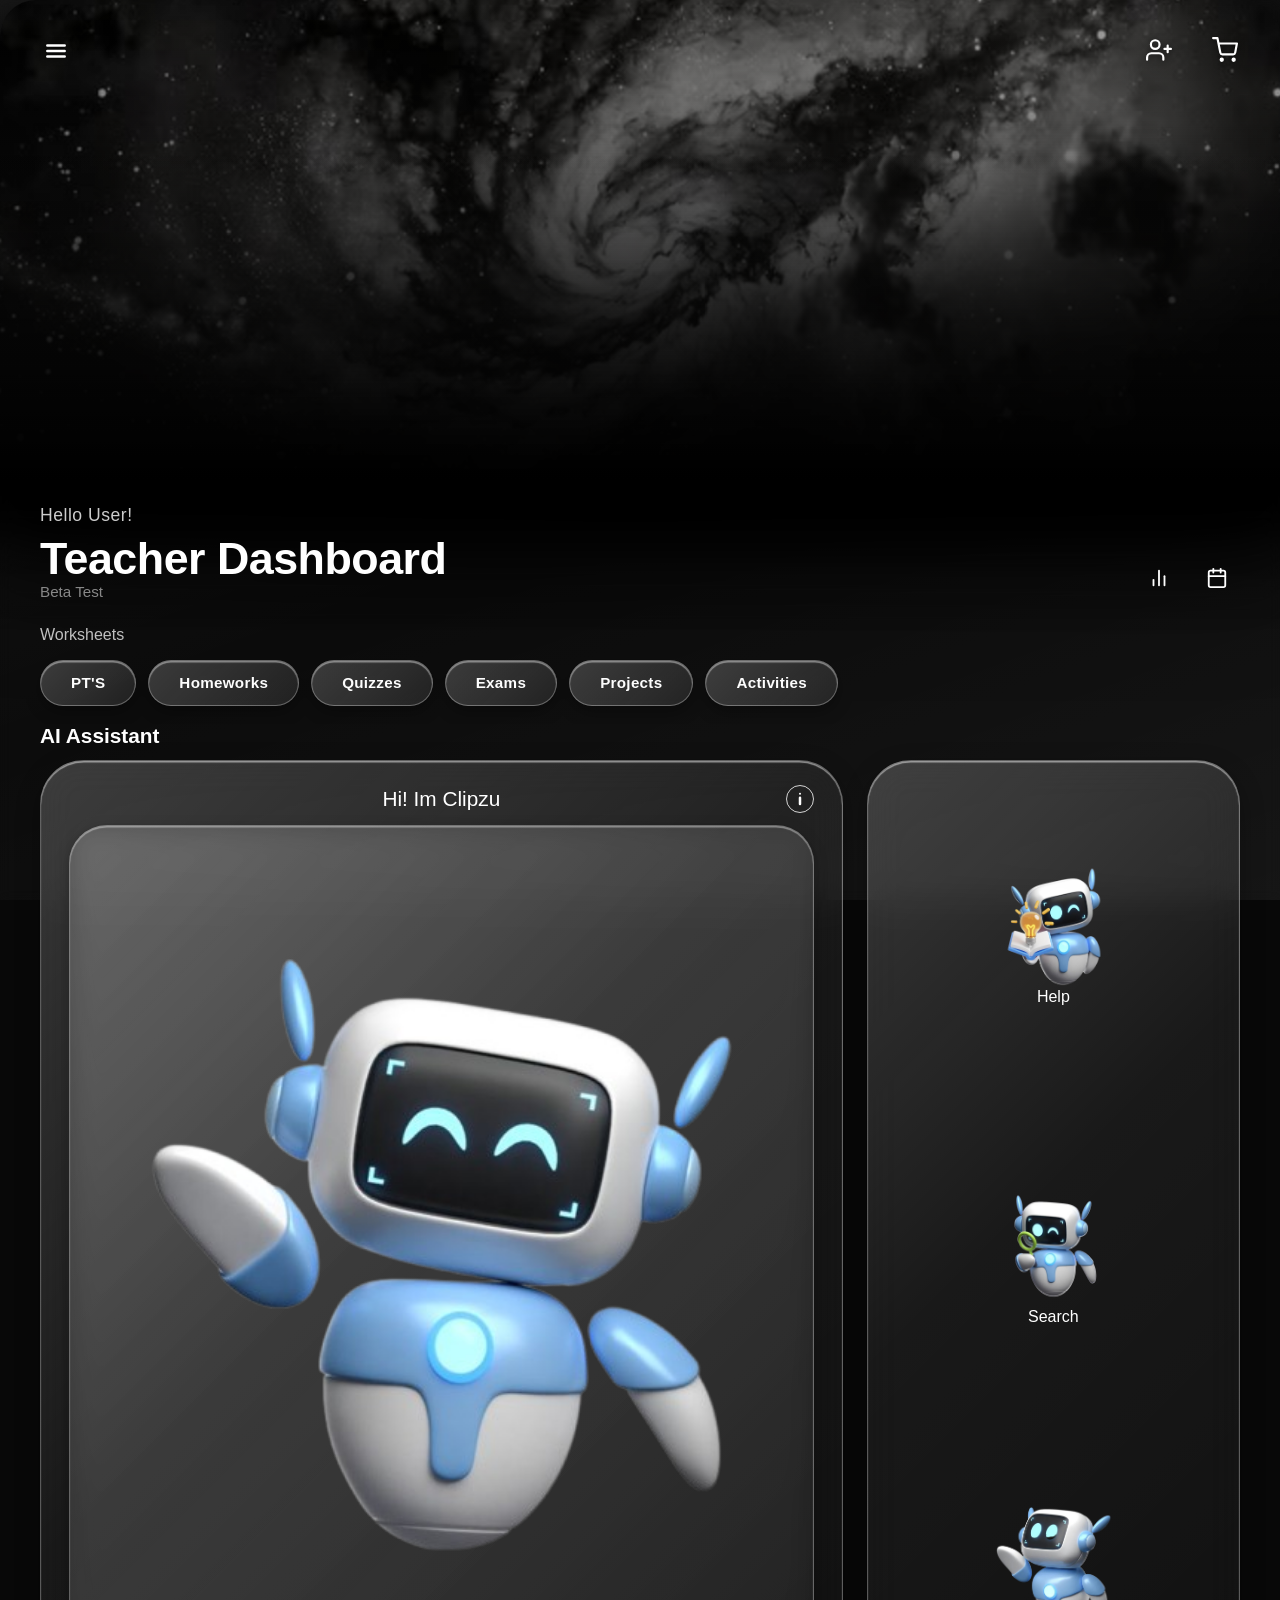
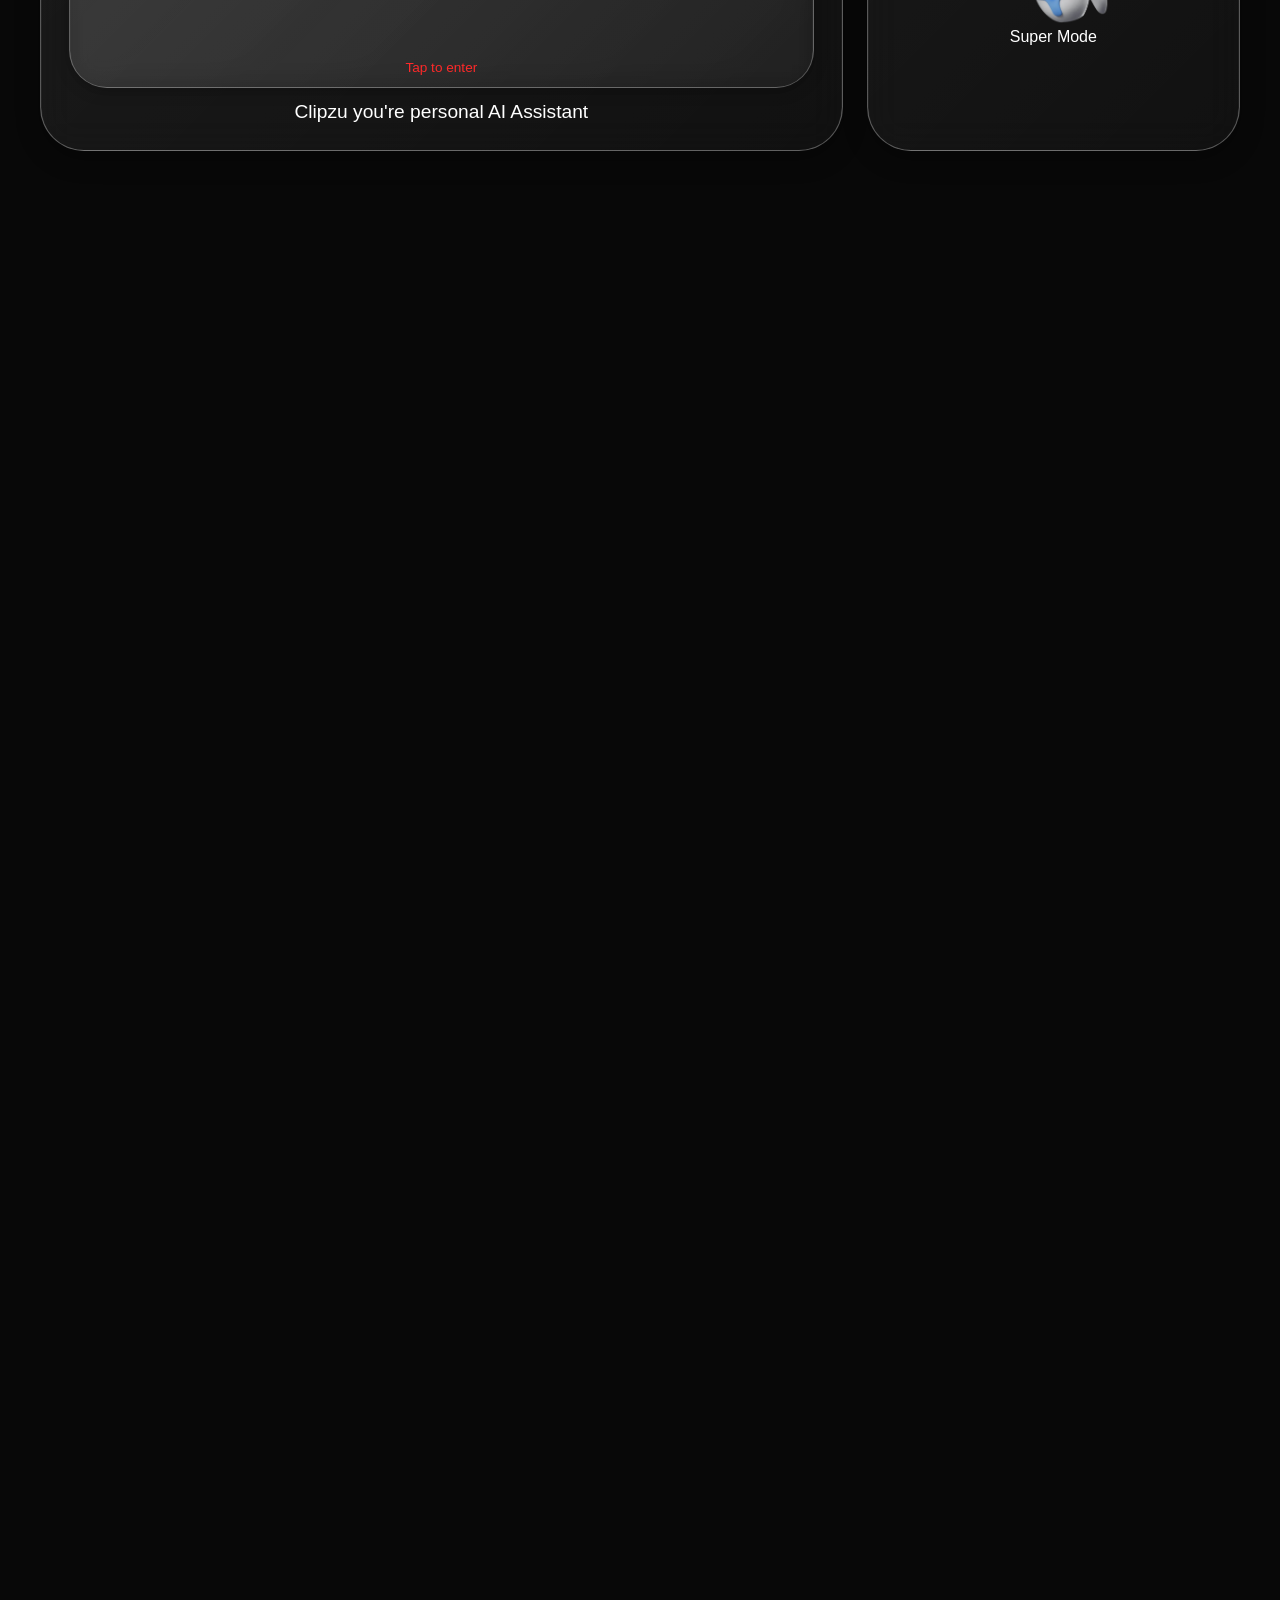
<file: TestAccountTeacher/Test1.html>
<!DOCTYPE html>
<html lang="en">
<head>
<meta charset="UTF-8">
<meta name="viewport" content="width=device-width, initial-scale=1.0">
<link rel="icon" type="image/png"href="Logo.jpg"><title>R.I.A Account</title>

 <link rel="stylesheet" href="style.css">

</head>
<body>

<!-- Background video: place bg.mp4 in the same folder as this page -->
<video class="bg-video" id="bgVideo" src="D.mp4" muted loop autoplay playsinline preload="auto" aria-hidden="true" tabindex="-1" disablepictureinpicture disableremoteplayback controlslist="nodownload noremoteplayback"></video>

<button class="menu-btn" id="menuBtn">
  <svg viewBox="0 0 24 24" fill="none" stroke="#ffffff" stroke-width="2.3" stroke-linecap="round"><line x1="4" y1="7" x2="20" y2="7"/><line x1="4" y1="12" x2="20" y2="12"/><line x1="4" y1="17" x2="20" y2="17"/></svg>
</button>

<div class="overlay" id="overlay"></div>

<div class="phone" id="sidebarPhone">

  <div class="header">
    <div class="logo">
      <img src="Logo.jpg" alt="R.I.A logo">
    </div>
    <h1>R.I.A Dashboard</h1>
    <div class="dots">&#8226;&#8226;&#8226;</div>
  </div>
  <div class="divider"></div>

  <div class="section-label"><span>Special Invitation</span><span></span></div>
  <div class="tasks-scroll" id="tasksScroll">
    <div class="task-card">
      <img class="task-img" src="C.jpg" alt="Developer Invitation 1" draggable="false" onerror="this.style.display='none'">
      <div class="task-info"><svg viewBox="0 0 24 24" fill="none" stroke="#111" stroke-width="3" stroke-linecap="round"><line x1="12" y1="10.5" x2="12" y2="18"/><circle cx="12" cy="5.8" r="1.2" fill="#111" stroke="none"/></svg></div>
      <div class="task-view">View</div>
    </div>
    <div class="task-card">
      <img class="task-img" src="C.jpg" alt="Developer Invitation 2" draggable="false" onerror="this.style.display='none'">
      <div class="task-info"><svg viewBox="0 0 24 24" fill="none" stroke="#111" stroke-width="3" stroke-linecap="round"><line x1="12" y1="10.5" x2="12" y2="18"/><circle cx="12" cy="5.8" r="1.2" fill="#111" stroke="none"/></svg></div>
      <div class="task-view">View</div>
    </div>
    <div class="task-card">
      <img class="task-img" src="C.jpg" alt="Developer Invitation 3" draggable="false" onerror="this.style.display='none'">
      <div class="task-info"><svg viewBox="0 0 24 24" fill="none" stroke="#111" stroke-width="3" stroke-linecap="round"><line x1="12" y1="10.5" x2="12" y2="18"/><circle cx="12" cy="5.8" r="1.2" fill="#111" stroke="none"/></svg></div>
      <div class="task-view">View</div>
    </div>
    <div class="task-card">
      <img class="task-img" src="C.jpg" alt="Developer Invitation 4" draggable="false" onerror="this.style.display='none'">
      <div class="task-info"><svg viewBox="0 0 24 24" fill="none" stroke="#111" stroke-width="3" stroke-linecap="round"><line x1="12" y1="10.5" x2="12" y2="18"/><circle cx="12" cy="5.8" r="1.2" fill="#111" stroke="none"/></svg></div>
      <div class="task-view">View</div>
    </div>
  </div>
  <div class="section-label" style="padding-top:2px;">
    <span></span><span class="see-more">See More</span>
  </div>

  <div class="accordions" id="accordions"></div>

  <div class="section-label" style="padding-top:20px;"><span>Today's Feature</span><span class="see-more">See More</span></div>
  <div class="feature-wrap">
    <div class="feature-slider">
      <div class="feature-track" id="featureTrack"></div>
    </div>
  </div>

  <div class="section-label" style="padding-top:22px;"><span>Quick Access</span><span></span></div>
  <div class="qa-list" id="qaList"></div>
  <div class="qa-toggle"><button id="qaToggleBtn">See More<svg width="14" height="14" viewBox="0 0 24 24" fill="none" stroke="#fff" stroke-width="2.5"><polyline points="6 9 12 15 18 9"/></svg></button></div>

  <div class="ext-label">Extensions</div>
  <div class="ext-pill"><div class="ext-row" id="extScroll"></div></div>

  <div class="sub-label">Subscription Plans</div>
  <div class="plan-wrap">
    <div class="feature-slider" style="border:none;">
      <div class="plan-track" id="planTrack"></div>
    </div>
  </div>
  <div class="plan-dots" id="planDots"></div>

  <div class="footer-row">
    <div class="footer-btn logout" role="button" tabindex="0" onclick="openLogoutModal()" onkeydown="if(event.key==='Enter'||event.key===' '){event.preventDefault();openLogoutModal();}">LOGOUT</div>
    <div class="footer-btn switch">SWITCH</div>
  </div>

</div>

  <div class="banner">
    <img src="B.jpg" alt="Dashboard Banner" class="banner-img" onerror="this.onerror=null; this.src='banner.png';" />
    <div class="banner-overlay"></div>
    <div class="top-icons">
      <a href="add-user.html" class="icon-link" aria-label="Add User">
        <svg viewBox="0 0 24 24"><path d="M16 21v-2a4 4 0 0 0-4-4H5a4 4 0 0 0-4 4v2"/><circle cx="8.5" cy="7" r="4"/><line x1="20" y1="8" x2="20" y2="14"/><line x1="23" y1="11" x2="17" y2="11"/></svg>
      </a>
      <a href="cart.html" class="icon-link" aria-label="Cart">
        <svg viewBox="0 0 24 24"><circle cx="9" cy="21" r="1"/><circle cx="20" cy="21" r="1"/><path d="M1 1h4l2.68 13.39a2 2 0 0 0 2 1.61h9.72a2 2 0 0 0 2-1.61L23 6H6"/></svg>
      </a>
    </div>
  </div>

  <div class="greeting">Hello User!</div>
  <div class="dashboard-header">
    <div class="title-area">
      <h1>Teacher Dashboard</h1>
      <span>Beta Test</span>
    </div>
    <div class="header-icons">
      <a href="stats.html" class="icon-link" aria-label="Stats">
        <svg viewBox="0 0 24 24"><line x1="18" y1="20" x2="18" y2="10"/><line x1="12" y1="20" x2="12" y2="4"/><line x1="6" y1="20" x2="6" y2="14"/></svg>
      </a>
      <a href="calendar.html" class="icon-link" aria-label="Calendar">
        <svg viewBox="0 0 24 24"><rect x="3" y="4" width="18" height="18" rx="2" ry="2"/><line x1="16" y1="2" x2="16" y2="6"/><line x1="8" y1="2" x2="8" y2="6"/><line x1="3" y1="10" x2="21" y2="10"/></svg>
      </a>
    </div>
  </div>

  <div class="section-label">Worksheets</div>
  <div class="worksheets-scroll hide-scrollbar">
    <a href="pts.html" class="btn-pill">PT'S</a>
    <a href="homeworks.html" class="btn-pill">Homeworks</a>
    <a href="quizzes.html" class="btn-pill">Quizzes</a>
    <a href="exams.html" class="btn-pill">Exams</a>
    <a href="projects.html" class="btn-pill">Projects</a>
    <a href="activities.html" class="btn-pill">Activities</a>
  </div>

  <div class="tasks-manager-label">AI Assistant</div>

  <div class="ai-assistant">
    <div class="ai-main">
      <div class="ai-main-head">
        <span class="ai-greet">Hi! Im Clipzu</span>
        <button class="btn-info-modal" aria-label="Information" onclick="openModal('Clipzu', 'Clipzu is your personal AI Assistant. Tap the screen to enter, or use Help, Search and Super Mode.')">
          <svg viewBox="0 0 24 24" fill="none" stroke="#111" stroke-width="3" stroke-linecap="round" aria-hidden="true"><line x1="12" y1="10.5" x2="12" y2="18"/><circle cx="12" cy="5.8" r="1.2" fill="#111" stroke="none"/></svg>
        </button>
      </div>
      <a href="ai-assistant.html" class="ai-screen">
        <img src="M.png" alt="Clipzu AI Assistant" draggable="false">
        <span class="ai-tap">Tap to enter</span>
      </a>
      <div class="ai-caption">Clipzu you're personal AI Assistant</div>
    </div>

    <div class="ai-side">
      <a href="ai-help.html" class="ai-side-item">
        <img src="M1.png" alt="Help" draggable="false">
        <span>Help</span>
      </a>
      <a href="ai-search.html" class="ai-side-item">
        <img src="M2.png" alt="Search" draggable="false">
        <span>Search</span>
      </a>
      <a href="ai-super-mode.html" class="ai-side-item">
        <img src="M3.png" alt="Super Mode" draggable="false">
        <span>Super Mode</span>
      </a>
    </div>
  </div>

  <div class="attendance-header">
    <h2>Attendance</h2>
  </div>

  <div class="attendance-scroll hide-scrollbar">
    <a href="attendance-january.html" class="attendance-card">
      <div class="attendance-card-top">
        <span class="attendance-card-title">June: Summary</span>
        <div class="attendance-card-right">
          <span class="attendance-year">2026</span>
          <button class="btn-card-info" aria-label="June Attendance Details" onclick="event.stopPropagation(); event.preventDefault(); openModal('June 2026 Summary', 'Total Days Recorded: 0\nPresent: 0 Days\nAbsent: 0 Days');">
            <svg viewBox="0 0 24 24" fill="none" stroke="#111" stroke-width="3" stroke-linecap="round" aria-hidden="true"><line x1="12" y1="10.5" x2="12" y2="18"/><circle cx="12" cy="5.8" r="1.2" fill="#111" stroke="none"/></svg>
          </button>
        </div>
      </div>
      <div class="attendance-pill">
        <span class="status-present">Present</span>
        <span class="pill-count">---</span>
      </div>
      <div class="attendance-pill">
        <span class="status-absent">Absent</span>
        <span class="pill-count">---</span>
      </div>
      <div class="card-view-more">View More</div>
    </a>

    <a href="attendance-february.html" class="attendance-card">
      <div class="attendance-card-top">
        <span class="attendance-card-title">July: Summary</span>
        <div class="attendance-card-right">
          <span class="attendance-year">2026</span>
          <button class="btn-card-info" aria-label="July Attendance Details" onclick="event.stopPropagation(); event.preventDefault(); openModal('July 2026 Summary', 'Total Days Recorded: 0\nPresent: 0 Days\nAbsent: 0 Days');">
            <svg viewBox="0 0 24 24" fill="none" stroke="#111" stroke-width="3" stroke-linecap="round" aria-hidden="true"><line x1="12" y1="10.5" x2="12" y2="18"/><circle cx="12" cy="5.8" r="1.2" fill="#111" stroke="none"/></svg>
          </button>
        </div>
      </div>
      <div class="attendance-pill">
        <span class="status-present">Present</span>
        <span class="pill-count">---</span>
      </div>
      <div class="attendance-pill">
        <span class="status-absent">Absent</span>
        <span class="pill-count">---</span>
      </div>
      <div class="card-view-more">View More</div>
    </a>

    <a href="attendance-march.html" class="attendance-card">
      <div class="attendance-card-top">
        <span class="attendance-card-title">Aug: Summary</span>
        <div class="attendance-card-right">
          <span class="attendance-year">2026</span>
          <button class="btn-card-info" aria-label="August Attendance Details" onclick="event.stopPropagation(); event.preventDefault(); openModal('August 2026 Summary', 'Total Days Recorded: 0\nPresent: 0 Days\nAbsent: 0 Days');">
            <svg viewBox="0 0 24 24" fill="none" stroke="#111" stroke-width="3" stroke-linecap="round" aria-hidden="true"><line x1="12" y1="10.5" x2="12" y2="18"/><circle cx="12" cy="5.8" r="1.2" fill="#111" stroke="none"/></svg>
          </button>
        </div>
      </div>
      <div class="attendance-pill">
        <span class="status-present">Present</span>
        <span class="pill-count">---</span>
      </div>
      <div class="attendance-pill">
        <span class="status-absent">Absent</span>
        <span class="pill-count">---</span>
      </div>
      <div class="card-view-more">View More</div>
    </a>

    <a href="attendance-april.html" class="attendance-card">
      <div class="attendance-card-top">
        <span class="attendance-card-title">Sept: Summary</span>
        <div class="attendance-card-right">
          <span class="attendance-year">2026</span>
          <button class="btn-card-info" aria-label="September Attendance Details" onclick="event.stopPropagation(); event.preventDefault(); openModal('September 2026 Summary', 'Total Days Recorded: 0\nPresent: 0 Days\nAbsent: 0 Days');">
            <svg viewBox="0 0 24 24" fill="none" stroke="#111" stroke-width="3" stroke-linecap="round" aria-hidden="true"><line x1="12" y1="10.5" x2="12" y2="18"/><circle cx="12" cy="5.8" r="1.2" fill="#111" stroke="none"/></svg>
          </button>
        </div>
      </div>
      <div class="attendance-pill">
        <span class="status-present">Present</span>
        <span class="pill-count">---</span>
      </div>
      <div class="attendance-pill">
        <span class="status-absent">Absent</span>
        <span class="pill-count">---</span>
      </div>
      <div class="card-view-more">View More</div>
    </a>

    <a href="attendance-may.html" class="attendance-card">
      <div class="attendance-card-top">
        <span class="attendance-card-title">Oct: Summary</span>
        <div class="attendance-card-right">
          <span class="attendance-year">2026</span>
          <button class="btn-card-info" aria-label="October Attendance Details" onclick="event.stopPropagation(); event.preventDefault(); openModal('October 2026 Summary', 'Total Days Recorded: 0\nPresent: 0 Days\nAbsent: 0 Days');">
            <svg viewBox="0 0 24 24" fill="none" stroke="#111" stroke-width="3" stroke-linecap="round" aria-hidden="true"><line x1="12" y1="10.5" x2="12" y2="18"/><circle cx="12" cy="5.8" r="1.2" fill="#111" stroke="none"/></svg>
          </button>
        </div>
      </div>
      <div class="attendance-pill">
        <span class="status-present">Present</span>
        <span class="pill-count">---</span>
      </div>
      <div class="attendance-pill">
        <span class="status-absent">Absent</span>
        <span class="pill-count">---</span>
      </div>
      <div class="card-view-more">View More</div>
    </a>

    <a href="attendance-june.html" class="attendance-card">
      <div class="attendance-card-top">
        <span class="attendance-card-title">Nov: Summary</span>
        <div class="attendance-card-right">
          <span class="attendance-year">2026</span>
          <button class="btn-card-info" aria-label="November Attendance Details" onclick="event.stopPropagation(); event.preventDefault(); openModal('November 2026 Summary', 'Total Days Recorded: 0\nPresent: 0 Days\nAbsent: 0 Days');">
            <svg viewBox="0 0 24 24" fill="none" stroke="#111" stroke-width="3" stroke-linecap="round" aria-hidden="true"><line x1="12" y1="10.5" x2="12" y2="18"/><circle cx="12" cy="5.8" r="1.2" fill="#111" stroke="none"/></svg>
          </button>
        </div>
      </div>
      <div class="attendance-pill">
        <span class="status-present">Present</span>
        <span class="pill-count">---</span>
      </div>
      <div class="attendance-pill">
        <span class="status-absent">Absent</span>
        <span class="pill-count">---</span>
      </div>
      <div class="card-view-more">View More</div>
    </a>

    <a href="attendance-july.html" class="attendance-card">
      <div class="attendance-card-top">
        <span class="attendance-card-title">Dec: Summary</span>
        <div class="attendance-card-right">
          <span class="attendance-year">2026</span>
          <button class="btn-card-info" aria-label="December Attendance Details" onclick="event.stopPropagation(); event.preventDefault(); openModal('December 2026 Summary', 'Total Days Recorded: 0\nPresent: 0 Days\nAbsent: 0 Days');">
            <svg viewBox="0 0 24 24" fill="none" stroke="#111" stroke-width="3" stroke-linecap="round" aria-hidden="true"><line x1="12" y1="10.5" x2="12" y2="18"/><circle cx="12" cy="5.8" r="1.2" fill="#111" stroke="none"/></svg>
          </button>
        </div>
      </div>
      <div class="attendance-pill">
        <span class="status-present">Present</span>
        <span class="pill-count">---</span>
      </div>
      <div class="attendance-pill">
        <span class="status-absent">Absent</span>
        <span class="pill-count">---</span>
      </div>
      <div class="card-view-more">View More</div>
    </a>

    <a href="attendance-august.html" class="attendance-card">
      <div class="attendance-card-top">
        <span class="attendance-card-title">Jan: Summary</span>
        <div class="attendance-card-right">
          <span class="attendance-year">2027</span>
          <button class="btn-card-info" aria-label="January Attendance Details" onclick="event.stopPropagation(); event.preventDefault(); openModal('January 2027 Summary', 'Total Days Recorded: 0\nPresent: 0 Days\nAbsent: 0 Days');">
            <svg viewBox="0 0 24 24" fill="none" stroke="#111" stroke-width="3" stroke-linecap="round" aria-hidden="true"><line x1="12" y1="10.5" x2="12" y2="18"/><circle cx="12" cy="5.8" r="1.2" fill="#111" stroke="none"/></svg>
          </button>
        </div>
      </div>
      <div class="attendance-pill">
        <span class="status-present">Present</span>
        <span class="pill-count">---</span>
      </div>
      <div class="attendance-pill">
        <span class="status-absent">Absent</span>
        <span class="pill-count">---</span>
      </div>
      <div class="card-view-more">View More</div>
    </a>

    <a href="attendance-september.html" class="attendance-card">
      <div class="attendance-card-top">
        <span class="attendance-card-title">Feb: Summary</span>
        <div class="attendance-card-right">
          <span class="attendance-year">2027</span>
          <button class="btn-card-info" aria-label="February Attendance Details" onclick="event.stopPropagation(); event.preventDefault(); openModal('February 2027 Summary', 'Total Days Recorded: 0\nPresent: 0 Days\nAbsent: 0 Days');">
            <svg viewBox="0 0 24 24" fill="none" stroke="#111" stroke-width="3" stroke-linecap="round" aria-hidden="true"><line x1="12" y1="10.5" x2="12" y2="18"/><circle cx="12" cy="5.8" r="1.2" fill="#111" stroke="none"/></svg>
          </button>
        </div>
      </div>
      <div class="attendance-pill">
        <span class="status-present">Present</span>
        <span class="pill-count">---</span>
      </div>
      <div class="attendance-pill">
        <span class="status-absent">Absent</span>
        <span class="pill-count">---</span>
      </div>
      <div class="card-view-more">View More</div>
    </a>

    <a href="attendance-october.html" class="attendance-card">
      <div class="attendance-card-top">
        <span class="attendance-card-title">March: Summary</span>
        <div class="attendance-card-right">
          <span class="attendance-year">2027</span>
          <button class="btn-card-info" aria-label="March Attendance Details" onclick="event.stopPropagation(); event.preventDefault(); openModal('March 2027 Summary', 'Total Days Recorded: 0\nPresent: 0 Days\nAbsent: 0 Days');">
            <svg viewBox="0 0 24 24" fill="none" stroke="#111" stroke-width="3" stroke-linecap="round" aria-hidden="true"><line x1="12" y1="10.5" x2="12" y2="18"/><circle cx="12" cy="5.8" r="1.2" fill="#111" stroke="none"/></svg>
          </button>
        </div>
      </div>
      <div class="attendance-pill">
        <span class="status-present">Present</span>
        <span class="pill-count">---</span>
      </div>
      <div class="attendance-pill">
        <span class="status-absent">Absent</span>
        <span class="pill-count">---</span>
      </div>
      <div class="card-view-more">View More</div>
    </a>
  </div>

  <div class="attendance-footer">
    <a href="attendance-all.html" class="attendance-view-all-link">View All</a>
  </div>

  <div class="school-events-section">
    <div class="events-header">School Events</div>
    <a href="school-events.html" class="events-banner-link">
      <img src="I.jpg" alt="School Events Banner" class="events-banner-img" onerror="this.onerror=null; this.src='school-event.png';" />
    </a>
    <div class="events-footer">
      <span class="events-subtitle">Upcoming: Dec 2026</span>
      <a href="school-events.html" class="events-see-more">See More</a>
    </div>
  </div>

  <div class="slideshow-section">
    <div class="slideshow-section-title">School News</div>
    <div class="slideshow-container" id="newsSlideshow">
      <div class="slideshow-track">
        <div class="slide-card">
          <img src="B1.jpg" alt="School News 1" onerror="this.onerror=null; this.src='school-news1.png';" />
          <a href="school-news1-details.html" class="slide-see-more">See More</a>
        </div>
        <div class="slide-card">
          <img src="B2.jpg" alt="School News 2" onerror="this.onerror=null; this.src='school-news2.png';" />
          <a href="school-news2-details.html" class="slide-see-more">See More</a>
        </div>
        <div class="slide-card">
          <img src="B3.jpg" alt="School News 3" onerror="this.onerror=null; this.src='school-news3.png';" />
          <a href="school-news3-details.html" class="slide-see-more">See More</a>
        </div>
      </div>
    </div>
    <div class="slideshow-footer">
      <div class="slideshow-indicators" id="newsIndicators">
        <span class="indicator-dot active" data-index="0"></span>
        <span class="indicator-dot" data-index="1"></span>
        <span class="indicator-dot" data-index="2"></span>
      </div>
      <a href="school-news-all.html" class="slideshow-view-all">View All</a>
    </div>
  </div>

  <div class="slideshow-section">
    <div class="slideshow-section-title">What's New About R.I.A?</div>
    <div class="slideshow-container" id="riaSlideshow">
      <div class="slideshow-track">
        <div class="slide-card">
          <img src="W1.png" alt="What's New About R.I.A 1" onerror="this.onerror=null; this.src='ria-news1.png';" />
          <a href="ria-news1-details.html" class="slide-see-more">See More</a>
        </div>
        <div class="slide-card">
          <img src="W2.png" alt="What's New About R.I.A 2" onerror="this.onerror=null; this.src='ria-news2.png';" />
          <a href="ria-news2-details.html" class="slide-see-more">See More</a>
        </div>
        <div class="slide-card">
          <img src="W3.png" alt="What's New About R.I.A 3" onerror="this.onerror=null; this.src='ria-news3.png';" />
          <a href="ria-news3-details.html" class="slide-see-more">See More</a>
        </div>
        <div class="slide-card">
          <img src="W4.png" alt="What's New About R.I.A 4" onerror="this.onerror=null; this.src='ria-news4.png';" />
          <a href="ria-news4-details.html" class="slide-see-more">See More</a>
        </div>
        <div class="slide-card">
          <img src="W5.png" alt="What's New About R.I.A 5" onerror="this.onerror=null; this.src='ria-news5.png';" />
          <a href="ria-news5-details.html" class="slide-see-more">See More</a>
        </div>
      </div>
    </div>
    <div class="slideshow-footer">
      <div class="slideshow-indicators" id="riaIndicators">
        <span class="indicator-dot active" data-index="0"></span>
        <span class="indicator-dot" data-index="1"></span>
        <span class="indicator-dot" data-index="2"></span>
        <span class="indicator-dot" data-index="3"></span>
        <span class="indicator-dot" data-index="4"></span>
      </div>
      <a href="ria-news-all.html" class="slideshow-view-all">View All</a>
    </div>
  </div>

  <div class="ria-banner-card">
    <div class="ria-banner-title">R.I.A Upcoming Feature</div>
    <div class="ria-banner-wrapper">
      <a href="ria-upcoming-feature.html">
        <img src="Q.png" alt="R.I.A Upcoming Feature" onerror="this.onerror=null; this.src='ria-upcoming-feature.png';" />
      </a>
    </div>
    <div class="ria-banner-footer">
      <a href="ria-upcoming-feature.html" class="ria-see-more-btn">See More</a>
    </div>
  </div>

  <div class="ria-banner-card">
    <div class="ria-banner-title">R.I.A Best Deal</div>
    <div class="ria-banner-wrapper">
      <a href="ria-best-deal.html">
        <img src="S.png" alt="R.I.A Best Deal" onerror="this.onerror=null; this.src='ria-best-deal.png';" />
      </a>
    </div>
    <div class="ria-banner-footer">
      <a href="ria-best-deal.html" class="ria-see-more-btn">See More</a>
    </div>
  </div>

  <footer class="app-footer">
    <button class="scroll-top-btn" onclick="scrollToTop()" aria-label="Go back to top">
      <svg viewBox="0 0 24 24"><line x1="12" y1="19" x2="12" y2="5"/><polyline points="5 12 12 5 19 12"/></svg>
    </button>
    <div class="footer-copyright">
      All right reserved of R.I.A Recording Information Application
    </div>
  </footer>

  <nav class="bottom-nav">
    <a href="javascript:void(0)" class="nav-item active" aria-current="page">
      <svg viewBox="0 0 24 24"><path d="M3 9l9-7 9 7v11a2 2 0 0 1-2 2H5a2 2 0 0 1-2-2z"/><polyline points="9 22 9 12 15 12 15 22"/></svg>
      <span>Home</span>
    </a>
    <a href="javascript:void(0)" class="nav-item">
      <svg viewBox="0 0 24 24"><path d="M18 8A6 6 0 0 0 6 8c0 7-3 9-3 9h18s-3-2-3-9"/><path d="M13.73 21a2 2 0 0 1-3.46 0"/></svg>
      <span>Notification</span>
    </a>
    <a href="javascript:void(0)" class="nav-item">
      <svg viewBox="0 0 24 24"><circle cx="11" cy="11" r="8"/><line x1="21" y1="21" x2="16.65" y2="16.65"/></svg>
      <span>Search</span>
    </a>
    <a href="javascript:void(0)" class="nav-item">
      <svg viewBox="0 0 24 24"><path d="M14 2H6a2 2 0 0 0-2 2v16a2 2 0 0 0 2 2h12a2 2 0 0 0 2-2V8z"/><polyline points="14 2 14 8 20 8"/><line x1="16" y1="13" x2="8" y2="13"/><line x1="16" y1="17" x2="8" y2="17"/><polyline points="10 9 9 9 8 9"/></svg>
      <span>Tasks</span>
    </a>
    <a href="javascript:void(0)" class="nav-item">
      <svg viewBox="0 0 24 24"><path d="M20 21v-2a4 4 0 0 0-4-4H8a4 4 0 0 0-4 4v2"/><circle cx="12" cy="7" r="4"/></svg>
      <span>Profile</span>
    </a>
  </nav>

  <div id="infoModal" class="modal-overlay" onclick="closeModal(event)">
    <div class="modal-content" onclick="event.stopPropagation()">
      <button class="modal-close-btn" onclick="closeModal()">✕</button>
      <div id="modalTitle" class="modal-title">Info</div>
      <div id="modalBody" class="modal-body">Modal Details Here</div>
    </div>
  </div>

  <div id="logoutModal" class="modal-overlay" onclick="closeLogoutModal()">
    <div class="modal-content logout-modal-content" onclick="event.stopPropagation()">
      <button class="modal-close-btn" aria-label="Close" onclick="closeLogoutModal()">✕</button>
      <div class="modal-title">Logout</div>
      <div class="modal-body">Are you sure you want to Logout?</div>
      <div class="logout-actions">
        <button type="button" class="logout-btn cancel" onclick="closeLogoutModal()">Cancel</button>
        <button type="button" class="logout-btn okay" onclick="confirmLogout()">Okay</button>
      </div>
    </div>
  </div>

  <div id="logoutLoading" class="modal-overlay" role="alert" aria-live="polite">
    <div class="modal-content logout-modal-content">
      <div class="logout-spinner" aria-hidden="true"></div>
      <div class="modal-body">Logging out...</div>
    </div>
  </div>

  <div id="imageViewer" class="modal-overlay image-viewer" onclick="closeImageViewer()">
    <button class="viewer-close" aria-label="Close" onclick="event.stopPropagation(); closeImageViewer()"></button>
    <img id="imageViewerImg" class="image-viewer-img" alt="" draggable="false" onclick="event.stopPropagation()">
  </div>

  <div class="popup-overlay" id="popupOverlay">
  <div class="popup-content">
    <h3>Featured</h3>

    <div class="slider-container" id="sliderContainer">
      <img src="S1.png" class="slide active" alt="slide 1">
      <img src="S2.png" class="slide" alt="slide 2">
      <img src="S3.png" class="slide" alt="slide 3">
      <img src="S4.png" class="slide" alt="slide 4">
      <img src="S5.png" class="slide" alt="slide 5">
      <img src="S6.png" class="slide" alt="slide 6">
    </div>

<button class="close-btn-pill" onclick="closeFeaturedPopup()">Close</button>  
</div>
</div>

<script src="script.js"></script>

</body>
</html>
</file>
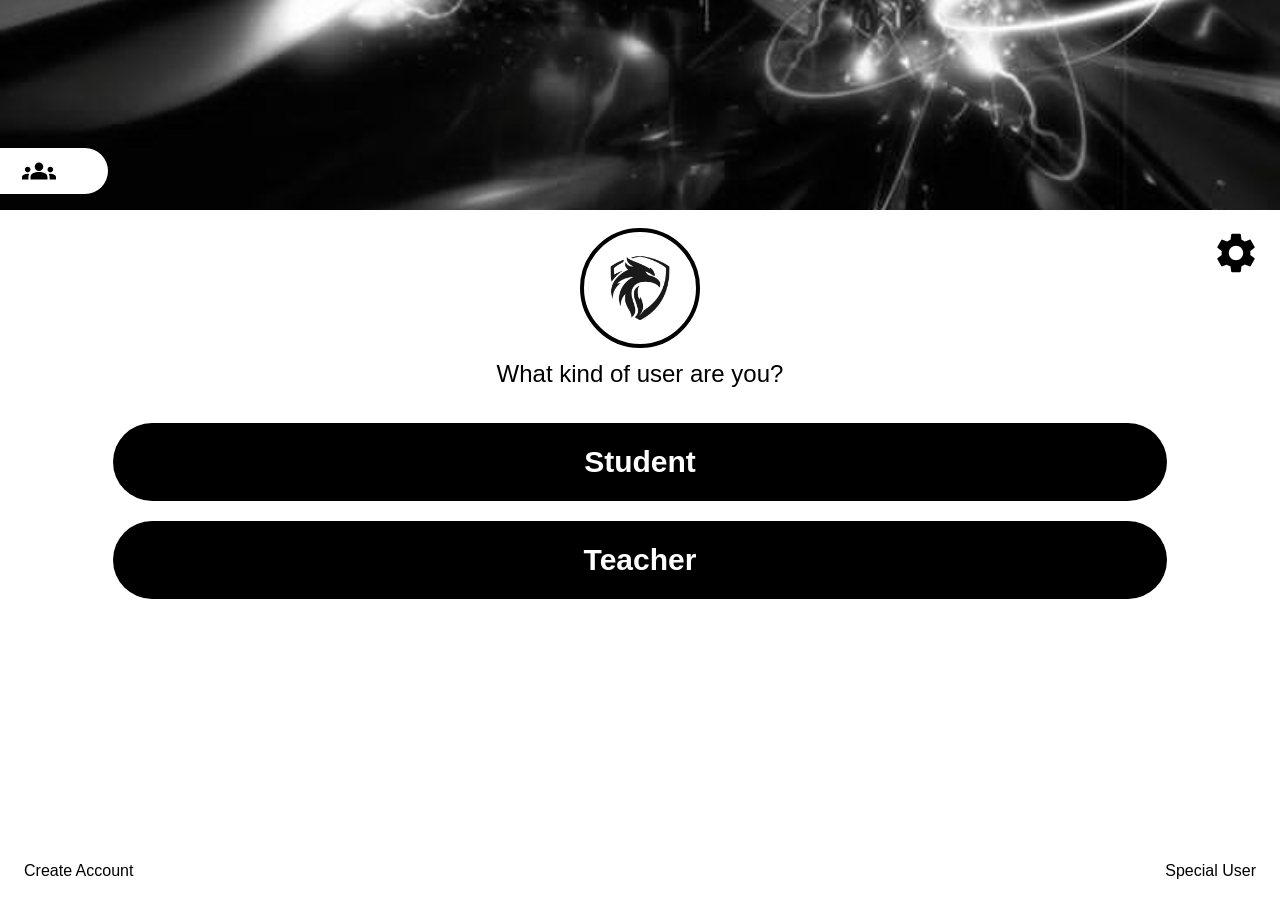
<file: UserInteraction/UserI.html>
<!DOCTYPE html>
<html lang="en">
<head>
  <meta charset="UTF-8"/>
  <meta name="viewport" content="width=device-width, initial-scale=1.0">
  <link rel="icon" type="image/png" href="Logo.jpg">
  <title>R.I.A User</title>
  <link rel="stylesheet" href="style.css">
</head>
<body>

<div class="banner">
    <img src="B.jpg" alt="Banner">
    <button class="users-pill-btn" onclick="openUsersList()" aria-label="Open User's List">
        <svg viewBox="0 0 24 24"><path d="M12 12.75c1.63 0 3.07.39 4.24.9 1.08.48 1.76 1.56 1.76 2.73V18H6v-1.61c0-1.18.68-2.26 1.76-2.73 1.17-.52 2.61-.91 4.24-.91zM4 13c1.1 0 2-.9 2-2s-.9-2-2-2-2 .9-2 2 .9 2 2 2zm1.13 1.1c-.37-.06-.74-.1-1.13-.1-.99 0-1.93.21-2.78.58C.48 14.9 0 15.62 0 16.43V18h4.5v-1.61c0-.83.23-1.61.63-2.29zM20 13c1.1 0 2-.9 2-2s-.9-2-2-2-2 .9-2 2 .9 2 2 2zm4 3.43c0-.81-.48-1.53-1.22-1.85-.85-.37-1.79-.58-2.78-.58-.39 0-.76.04-1.13.1.4.68.63 1.46.63 2.29V18H24v-1.57zM12 6c1.66 0 3 1.34 3 3s-1.34 3-3 3-3-1.34-3-3 1.34-3 3-3z"/></svg>
    </button>
</div>

<button class="gear-btn" onclick="toggleSidebar()" aria-label="Open Settings">
    <svg class="gear-icon" viewBox="0 0 24 24">
        <path d="M19.14 12.94c.04-.3.06-.61.06-.94 0-.32-.02-.64-.07-.94l2.03-1.58c.18-.14.23-.41.12-.61l-1.92-3.32c-.12-.22-.37-.29-.59-.22l-2.39.96c-.5-.38-1.03-.7-1.62-.94l-.36-2.54c-.04-.24-.24-.41-.48-.41h-3.84c-.24 0-.43.17-.47.41l-.36 2.54c-.59.24-1.13.57-1.62.94l-2.39-.96c-.22-.08-.47 0-.59.22L2.74 8.87c-.12.21-.08.47.12.61l2.03 1.58c-.05.3-.09.63-.09.94s.02.64.07.94l-2.03 1.58c-.18.14-.23.41-.12.61l1.92 3.32c.12.22.37.29.59.22l2.39-.96c-.5.38 1.03.7 1.62.94l.36 2.54c.05.24.24.41.48.41h3.84c.24 0 .44-.17.47-.41l.36-2.54c.59-.24 1.13-.56 1.62-.94l2.39.96c.22.08.47 0 .59-.22l1.92-3.32c.12-.22.07-.47-.12-.61l-2.01-1.58zM12 15.6c-1.98 0-3.6-1.62-3.6-3.6s1.62-3.6 3.6-3.6 3.6 1.62 3.6 3.6-1.62 3.6-3.6 3.6z"/>
    </svg>
</button>

<div class="overlay" id="overlay" onclick="toggleSidebar()"></div>

<aside class="sidebar" id="sidebar">
    <button class="close-btn" onclick="toggleSidebar()" aria-label="Close Settings">
        <svg class="close-icon" viewBox="0 0 24 24">
            <path d="M19 6.41L17.59 5 12 10.59 6.41 5 5 6.41 10.59 12 5 17.59 6.41 19 12 13.41 17.59 19 19 17.59 13.41 12z"/>
        </svg>
    </button>

    <nav class="menu-list">
        <div class="menu-item" onclick="selectOption('Information')">
            <svg class="menu-icon" viewBox="0 0 24 24">
                <path d="M12 2C6.48 2 2 6.48 2 12s4.48 10 10 10 10-4.48 10-10S17.52 2 12 2zm1 15h-2v-6h2v6zm0-8h-2V7h2v2z"/>
            </svg>
            <span class="menu-text">Information</span>
        </div>

        <div class="menu-item" onclick="selectOption('System Notice')">
            <svg class="menu-icon" viewBox="0 0 24 24">
                <path d="M12 22c1.1 0 2-.9 2-2h-4c0 1.1.9 2 2 2zm6-6v-5c0-3.07-1.64-5.64-4.5-6.32V4c0-.83-.67-1.5-1.5-1.5s-1.5.67-1.5 1.5v.68C7.64 5.36 6 7.92 6 11v5l-2 2v1h16v-1l-2-2z"/>
            </svg>
            <span class="menu-text">System Notice</span>
        </div>

        <div class="menu-item" onclick="selectOption('Social Media\'s')">
            <svg class="menu-icon" viewBox="0 0 24 24">
                <path d="M18 16.08c-.76 0-1.44.3-1.96.77L8.91 12.7c.05-.23.09-.46.09-.7s-.04-.47-.09-.7l7.05-4.11c.54.5 1.25.81 2.04.81 1.66 0 3-1.34 3-3s-1.34-3-3-3-3 1.34-3 3c0 .24.04.47.09.7L8.04 9.81C7.5 9.31 6.79 9 6 9c-1.66 0-3 1.34-3 3s1.34 3 3 3c.79 0 1.5-.31 2.04-.81l7.12 4.16c-.05.21-.08.43-.08.65 0 1.61 1.31 2.92 2.92 2.92 1.61 0 2.92-1.31 2.92-2.92s-1.31-2.92-2.92-2.92z"/>
            </svg>
            <span class="menu-text">Social Media's</span>
        </div>

        <div class="menu-item" onclick="selectOption('Other Apps')">
            <svg class="menu-icon" viewBox="0 0 24 24">
                <path d="M4 8h4V4H4v4zm6 12h4v-4h-4v4zm-6 0h4v-4H4v4zm0-6h4v-4H4v4zm6 0h4v-4h-4v4zm6-10v4h4V4h-4zm-6 4h4V4h-4v4zm6 6h4v-4h-4v4zm0 6h4v-4h-4v4z"/>
            </svg>
            <span class="menu-text">Other Apps</span>
        </div>
    </nav>
</aside>

<div class="container">
    <img src="Logo.jpg" class="logo">

    <h2>What kind of user are you?</h2>

    <button class="mainBtn" onclick="location.href='../LoginStudent/indexS.html'">
    Student
    </button>

    <button class="mainBtn" onclick="location.href='../LoginTeacher/indexT.html'">
    Teacher
    </button>
</div>

<div class="bottom">
    <a href="javascript:void(0);" onclick="openCreateAccountModal()" class="bottom-link">Create Account</a>
    <a href="../SpecialUserSection/SpecialUser.html" class="bottom-link">Special User</a>
</div>

<div id="createAccountModal" class="info-modal">
    <div class="modalContent create-account-content">
        <div class="modalHeader create-account-header">
            <h2>Create Account</h2>
            <button id="closeCreateAccount" aria-label="Close Create Account">&times;</button>
        </div>
        
        <div id="createAccountView1" class="create-account-body">
            <img src="Logo.jpg" alt="Logo" class="create-account-logo">
            <button class="register-btn" onclick="switchCreateAccountView('role-select', this)">Register</button>
        </div>

        <div id="createAccountViewRole" class="create-account-body" style="display: none;">
            <img src="Logo.jpg" alt="Logo" class="create-account-logo">
            <button class="register-btn" onclick="switchCreateAccountView('student-form', this)">Student</button>
            <button class="register-btn" onclick="switchCreateAccountView('teacher-form', this)">Teacher</button>
            <p class="create-account-note">Note: Please wait up to 24 hours before submitting another request. Thank you for your patience.</p>
        </div>

        <div id="createAccountViewStudent" class="create-account-form-body" style="display: none;">
            <div class="form-header-container">
                <div class="form-header-left">
                    <span class="form-role-title">Student</span>
                    <img src="Logo.jpg" alt="Logo" class="form-main-logo">
                </div>
                <div class="form-header-right">
                    <span class="developer-label">Developer</span>
                    <span class="developer-name">Cotcots</span>
                    <p class="form-instruction-note">Note: Please fill in all the required credentials before submitting your request. Allow up to 24 hours for processing. We will send a confirmation email to the Gmail account connected to your LRN once your account has been successfully created.</p>
                </div>
            </div>
            
            <form class="account-form" onsubmit="handleAccountRequest(event)">
                <div class="input-group">
                    <label>LRN:</label>
                    <input type="text" required>
                </div>
                <div class="input-group">
                    <label>Password:</label>
                    <input type="password" required>
                </div>
                <div class="input-group">
                    <label>School:</label>
                    <input type="text" required>
                </div>
                <button type="submit" class="request-btn">Request</button>
            </form>
        </div>

        <div id="createAccountViewTeacher" class="create-account-form-body" style="display: none;">
            <div class="form-header-container">
                <div class="form-header-left">
                    <span class="form-role-title">Teacher</span>
                    <img src="Logo.jpg" alt="Logo" class="form-main-logo">
                </div>
                <div class="form-header-right">
                    <span class="developer-label">Developer</span>
                    <span class="developer-name">Cotcots</span>
                    <p class="form-instruction-note">Note: Please fill in all the required credentials before submitting your request. Allow up to 24 hours for processing. We will send a confirmation email to the Gmail account connected to your Mobile No. once your account has been successfully created.</p>
                </div>
            </div>
            
            <form class="account-form" onsubmit="handleAccountRequest(event)">
                <div class="input-group">
                    <label>Contact No:</label>
                    <input type="text" required>
                </div>
                <div class="input-group">
                    <label>Password:</label>
                    <input type="password" required>
                </div>
                <div class="input-group">
                    <label>School:</label>
                    <input type="text" required>
                </div>
                <button type="submit" class="request-btn">Request</button>
            </form>
        </div>
    </div>
</div>

<div id="successModal" class="info-modal">
    <div class="modalContent success-modal-content">
        <img src="Logo.jpg" alt="Logo" class="success-logo">
        <h3>Request Sent!</h3>
        <p>Your account request has been successfully submitted. Please wait up to 24 hours for processing. A confirmation email will be sent once approved.</p>
        <button class="success-ok-btn" onclick="closeSuccessModal()">Okay</button>
    </div>
</div>

<div id="usersListModal" class="info-modal">
    <div class="modalContent users-list-content">
        <div class="users-header">
            <div class="users-stats">
                <div class="users-online">
                    <span id="usersOnlineCount">0</span><span class="online-dot"></span>
                </div>
                <div class="users-total">
                    <svg viewBox="0 0 24 24"><path d="M12 12.75c1.63 0 3.07.39 4.24.9 1.08.48 1.76 1.56 1.76 2.73V18H6v-1.61c0-1.18.68-2.26 1.76-2.73 1.17-.52 2.61-.91 4.24-.91zM4 13c1.1 0 2-.9 2-2s-.9-2-2-2-2 .9-2 2 .9 2 2 2zm1.13 1.1c-.37-.06-.74-.1-1.13-.1-.99 0-1.93.21-2.78.58C.48 14.9 0 15.62 0 16.43V18h4.5v-1.61c0-.83.23-1.61.63-2.29zM20 13c1.1 0 2-.9 2-2s-.9-2-2-2-2 .9-2 2 .9 2 2 2zm4 3.43c0-.81-.48-1.53-1.22-1.85-.85-.37-1.79-.58-2.78-.58-.39 0-.76.04-1.13.1.4.68.63 1.46.63 2.29V18H24v-1.57zM12 6c1.66 0 3 1.34 3 3s-1.34 3-3 3-3-1.34-3-3 1.34-3 3-3z"/></svg>
                    <span id="usersTotalCount">0</span>
                </div>
            </div>
            <h2>User's List</h2>
            <button id="closeUsersList" aria-label="Close User's List">&times;</button>
        </div>
        <div class="users-table-wrap">
            <table class="users-table">
                <colgroup>
                    <col style="width:30%"><col style="width:19%"><col style="width:17%"><col style="width:17%"><col style="width:17%">
                </colgroup>
                <thead>
                    <tr><th>Name</th><th>Position</th><th>Role</th><th>Date</th><th>Acc Status</th></tr>
                </thead>
                <tbody id="usersTableBody"></tbody>
            </table>
        </div>
    </div>
</div>

<div id="infoModal" class="info-modal">
    <div class="modalContent">
        <div class="modalHeader">
            <h2>Information</h2>
            <button id="closeModal" aria-label="Close Modal">&times;</button>
        </div>
        <div class="infoCardsContainer">
            <div class="infoCard">
                <h3>For Students</h3>
                <p>Access the student portal to view academic information, announcements, and other student services.</p>
            </div>
            <div class="infoCard">
                <h3>For Teacher</h3>
                <p>Access the teacher portal to manage classes, records, and educational resources.</p>
            </div>
            <div class="infoCard">
                <h3>For Special User</h3>
                <p>Access the administrative portal for authorized personnel with advanced system privileges.</p>
            </div>
        </div>
    </div>
</div>

<div id="systemNoticeModal" class="info-modal">
  <div class="modalContent">
    <div class="modalHeader">
      <h2>System Notice</h2>
      <button id="closeSystemNotice" aria-label="Close System Notice">&times;</button>
    </div>
    
    <div class="infoCardsContainer notice-list">
      <button class="notice-card-btn" onclick="openNoticeDetail('From The Developers')">
        <span>From The Developers</span>
        <span class="arrow">&gt;</span>
      </button>
      
      <button class="notice-card-btn" onclick="openNoticeDetail('System Warning')">
        <span>System Warning</span>
        <span class="arrow">&gt;</span>
      </button>
      
      <button class="notice-card-btn" onclick="openNoticeDetail('Account Termination')">
        <span>Account Termination</span>
        <span class="arrow">&gt;</span>
      </button>
      
      <button class="notice-card-btn" onclick="openNoticeDetail('New Features')">
        <span>New Features</span>
        <span class="arrow">&gt;</span>
      </button>

      <button class="notice-card-btn" onclick="openNoticeDetail('Manual & Guidelines')">
        <span>Manual & Guidelines</span>
        <span class="arrow">&gt;</span>
      </button>

      <button class="notice-card-btn" onclick="openNoticeDetail('Partnership')">
        <span>Partnership</span>
        <span class="arrow">&gt;</span>
      </button>
    </div>
  </div>
</div>

<div id="noticeDetailModal" class="info-modal">
  <div class="modalContent">
    <div class="modalHeader">
      <h2 id="noticeDetailTitle">Detail</h2>
      <button id="closeNoticeDetail" aria-label="Close Detail">&times;</button>
    </div>
    <div class="infoCardsContainer">
      <div class="infoCard" id="noticeDetailCardWrapper">
        <p id="noticeDetailText">Detailed information goes here...</p>
      </div>
    </div>
  </div>
</div>

<div id="partnershipVideosModal" class="info-modal">
  <div class="modalContent">
    <div class="modalHeader">
      <h2>Partnership Videos</h2>
      <button id="closePartnershipVideos" aria-label="Close Partnership Videos">&times;</button>
    </div>
    <div class="infoCardsContainer">
      <div class="partnership-videos-wrapper">
        <div class="partnership-video-item">
          <span class="partnership-video-title">Powered by Super AI</span>
          <video class="partnership-video" autoplay muted loop playsinline>
          <source src="A1.mp4" type="video/mp4">
          Your browser does not support the video tag.
        </video>
        </div>
        <div class="partnership-video-item">
          <span class="partnership-video-title">Github Server</span>
          <video class="partnership-video" autoplay muted loop playsinline>
          <source src="A2.mp4" type="video/mp4">
          Your browser does not support the video tag.
        </video>
        </div>
        <div class="partnership-video-item">
          <span class="partnership-video-title">Vercel Collaboration</span>
          <video class="partnership-video" autoplay muted loop playsinline>
          <source src="A3.mp4" type="video/mp4">
          Your browser does not support the video tag.
        </video>
        </div>
        <div class="partnership-video-item">
          <span class="partnership-video-title">Gemini 3</span>
          <video class="partnership-video" autoplay muted loop playsinline>
          <source src="A4.mp4" type="video/mp4">
          Your browser does not support the video tag.
        </video>
        </div>
      </div>
      <div class="socialIconsContainer small-social-icons">
        <a href="https://facebook.com" target="_blank" rel="noopener noreferrer" class="social-icon-btn" aria-label="Facebook">
          <svg viewBox="0 0 24 24"><path d="M12 2C6.477 2 2 6.477 2 12c0 4.991 3.657 9.128 8.438 9.878v-6.987h-2.54V12h2.54V9.797c0-2.506 1.492-3.89 3.777-3.89 1.094 0 2.238.195 2.238.195v2.46h-1.26c-1.243 0-1.63.771-1.63 1.562V12h2.773l-.443 2.89h-2.33v6.988C18.343 21.128 22 16.991 22 12c0-5.523-4.477-10-10-10z"/></svg>
        </a>
        <a href="https://discord.com" target="_blank" rel="noopener noreferrer" class="social-icon-btn" aria-label="Discord">
          <svg viewBox="0 0 24 24"><path d="M20.317 4.37a19.791 19.791 0 0 0-4.885-1.515.074.074 0 0 0-.079.037c-.21.375-.444.864-.608 1.25a18.27 18.27 0 0 0-5.487 0 12.64 12.64 0 0 0-.617-1.25.077.077 0 0 0-.079-.037A19.736 19.736 0 0 0 3.677 4.37a.07.07 0 0 0-.032.027C.533 9.046-.32 13.58.099 18.057a.082.082 0 0 0 .031.057 19.9 19.9 0 0 0 5.993 3.03.078.078 0 0 0 .084-.028c.462-.63.874-1.295 1.226-1.994.021-.041.001-.09-.041-.106a13.107 13.107 0 0 1-1.872-.892.077.077 0 0 1-.008-.128 10.2 10.2 0 0 0 .372-.292.074.074 0 0 1 .077-.01c3.927 1.793 8.18 1.793 12.061 0a.074.074 0 0 1 .078.01c.12.098.246.198.373.292a.077.077 0 0 1-.006.127 12.299 12.299 0 0 1-1.873.892.077.077 0 0 0-.041.107c.36.698.772 1.362 1.225 1.993a.076.076 0 0 0 .084.028 19.839 19.839 0 0 0 6.002-3.03.077.077 0 0 0 .032-.054c.5-5.177-.838-9.674-3.549-13.66a.061.061 0 0 0-.031-.028zM8.02 15.33c-1.183 0-2.157-1.085-2.157-2.419 0-1.333.956-2.419 2.157-2.419 1.21 0 2.176 1.096 2.157 2.42 0 1.333-.956 2.418-2.157 2.418zm7.975 0c-1.183 0-2.157-1.085-2.157-2.419 0-1.333.955-2.419 2.157-2.419 1.21 0 2.176 1.096 2.157 2.42 0 1.333-.946 2.418-2.157 2.418z"/></svg>
        </a>
        <a href="https://instagram.com" target="_blank" rel="noopener noreferrer" class="social-icon-btn" aria-label="Instagram">
          <svg viewBox="0 0 24 24"><path d="M12 2.163c3.204 0 3.584.012 4.85.07 3.252.148 4.771 1.691 4.919 4.919.058 1.265.069 1.645.069 4.849 0 3.205-.012 3.584-.069 4.849-.149 3.225-1.664 4.771-4.919 4.919-1.266.058-1.644.07-4.85.07-3.204 0-3.584-.012-4.849-.07-3.26-.149-4.771-1.699-4.919-4.92-.058-1.265-.07-1.644-.07-4.849 0-3.204.013-3.583.07-4.849.149-3.227 1.664-4.771 4.919-4.919 1.266-.057 1.645-.069 4.849-.069zm0-2.163c-3.259 0-3.667.014-4.947.072-4.358.2-6.78 2.618-6.98 6.98-.059 1.281-.073 1.689-.073 4.948 0 3.259.014 3.668.072 4.948.2 4.358 2.618 6.78 6.98 6.98 1.281.058 1.689.072 4.948.072 3.259 0 3.668-.014 4.948-.072 4.354-.2 6.782-2.618 6.979-6.98.059-1.28.073-1.689.073-4.948 0-3.259-.014-3.667-.072-4.947-.196-4.354-2.617-6.78-6.979-6.98-1.281-.059-1.69-.073-4.949-.073zm0 5.838c-3.403 0-6.162 2.759-6.162 6.162s2.759 6.163 6.162 6.163 6.162-2.759 6.162-6.163c0-3.403-2.759-6.162-6.162-6.162zm0 10.162c-2.209 0-4-1.79-4-4 0-2.209 1.791-4 4-4s4 1.791 4 4c0 2.21-1.791 4-4 4zm6.406-11.845c-.796 0-1.441.645-1.441 1.44s.645 1.44 1.441 1.44c.795 0 1.439-.645 1.439-1.44s-.644-1.44-1.439-1.44z"/></svg>
        </a>
      </div>
    </div>
  </div>
</div>

<div id="mediaLightbox" class="info-modal" style="align-items: center; justify-content: center; z-index: 9999;">
  <button id="closeLightbox" aria-label="Close Lightbox">&times;</button>
  <div class="modalContent">
    <div id="lightboxContainer"></div>
  </div>
</div>

<div id="manualPicturesModal" class="info-modal">
  <div class="modalContent">
    <div class="modalHeader">
      <h2>Manual & Guidelines</h2>
      <button id="closeManualPictures" aria-label="Close Manual Pictures">&times;</button>
    </div>
    <div class="infoCardsContainer">
      <div class="manual-pictures-wrapper">
        <img class="manual-picture" src="C1.png" alt="">
        <img class="manual-picture" src="C4.jpg" alt="">
        <img class="manual-picture" src="C4.jpg" alt="">
        <img class="manual-picture" src="C4.jpg" alt="">
        <img class="manual-picture" src="C4.jpg" alt="">
        <img class="manual-picture" src="C4.jpg" alt="">
        <img class="manual-picture" src="C4.jpg" alt="">
      </div>
    </div>
  </div>
</div>

<div id="socialModal" class="info-modal">
  <div class="modalContent">
    <div class="modalHeader">
      <h2>Social Media's</h2>
      <button id="closeSocialModal" aria-label="Close Social Media Modal">&times;</button>
    </div>
    <div class="socialIconsContainer">
      <a href="https://facebook.com" target="_blank" rel="noopener noreferrer" class="social-icon-btn" aria-label="Facebook">
        <svg viewBox="0 0 24 24"><path d="M12 2C6.477 2 2 6.477 2 12c0 4.991 3.657 9.128 8.438 9.878v-6.987h-2.54V12h2.54V9.797c0-2.506 1.492-3.89 3.777-3.89 1.094 0 2.238.195 2.238.195v2.46h-1.26c-1.243 0-1.63.771-1.63 1.562V12h2.773l-.443 2.89h-2.33v6.988C18.343 21.128 22 16.991 22 12c0-5.523-4.477-10-10-10z"/></svg>
      </a>
      <a href="https://discord.com" target="_blank" rel="noopener noreferrer" class="social-icon-btn" aria-label="Discord">
        <svg viewBox="0 0 24 24"><path d="M20.317 4.37a19.791 19.791 0 0 0-4.885-1.515.074.074 0 0 0-.079.037c-.21.375-.444.864-.608 1.25a18.27 18.27 0 0 0-5.487 0 12.64 12.64 0 0 0-.617-1.25.077.077 0 0 0-.079-.037A19.736 19.736 0 0 0 3.677 4.37a.07.07 0 0 0-.032.027C.533 9.046-.32 13.58.099 18.057a.082.082 0 0 0 .031.057 19.9 19.9 0 0 0 5.993 3.03.078.078 0 0 0 .084-.028c.462-.63.874-1.295 1.226-1.994.021-.041.001-.09-.041-.106a13.107 13.107 0 0 1-1.872-.892.077.077 0 0 1-.008-.128 10.2 10.2 0 0 0 .372-.292.074.074 0 0 1 .077-.01c3.927 1.793 8.18 1.793 12.061 0a.074.074 0 0 1 .078.01c.12.098.246.198.373.292a.077.077 0 0 1-.006.127 12.299 12.299 0 0 1-1.873.892.077.077 0 0 0-.041.107c.36.698.772 1.362 1.225 1.993a.076.076 0 0 0 .084.028 19.839 19.839 0 0 0 6.002-3.03.077.077 0 0 0 .032-.054c.5-5.177-.838-9.674-3.549-13.66a.061.061 0 0 0-.031-.028zM8.02 15.33c-1.183 0-2.157-1.085-2.157-2.419 0-1.333.956-2.419 2.157-2.419 1.21 0 2.176 1.096 2.157 2.42 0 1.333-.956 2.418-2.157 2.418zm7.975 0c-1.183 0-2.157-1.085-2.157-2.419 0-1.333.955-2.419 2.157-2.419 1.21 0 2.176 1.096 2.157 2.42 0 1.333-.946 2.418-2.157 2.418z"/></svg>
      </a>
      <a href="https://instagram.com" target="_blank" rel="noopener noreferrer" class="social-icon-btn" aria-label="Instagram">
        <svg viewBox="0 0 24 24"><path d="M12 2.163c3.204 0 3.584.012 4.85.07 3.252.148 4.771 1.691 4.919 4.919.058 1.265.069 1.645.069 4.849 0 3.205-.012 3.584-.069 4.849-.149 3.225-1.664 4.771-4.919 4.919-1.266.058-1.644.07-4.85.07-3.204 0-3.584-.012-4.849-.07-3.26-.149-4.771-1.699-4.919-4.92-.058-1.265-.07-1.644-.07-4.849 0-3.204.013-3.583.07-4.849.149-3.227 1.664-4.771 4.919-4.919 1.266-.057 1.645-.069 4.849-.069zm0-2.163c-3.259 0-3.667.014-4.947.072-4.358.2-6.78 2.618-6.98 6.98-.059 1.281-.073 1.689-.073 4.948 0 3.259.014 3.668.072 4.948.2 4.358 2.618 6.78 6.98 6.98 1.281.058 1.689.072 4.948.072 3.259 0 3.668-.014 4.948-.072 4.354-.2 6.782-2.618 6.979-6.98.059-1.28.073-1.689.073-4.948 0-3.259-.014-3.667-.072-4.947-.196-4.354-2.617-6.78-6.979-6.98-1.281-.059-1.69-.073-4.949-.073zm0 5.838c-3.403 0-6.162 2.759-6.162 6.162s2.759 6.163 6.162 6.163 6.162-2.759 6.162-6.163c0-3.403-2.759-6.162-6.162-6.162zm0 10.162c-2.209 0-4-1.79-4-4 0-2.209 1.791-4 4-4s4 1.791 4 4c0 2.21-1.791 4-4 4zm6.406-11.845c-.796 0-1.441.645-1.441 1.44s.645 1.44 1.441 1.44c.795 0 1.439-.645 1.439-1.44s-.644-1.44-1.439-1.44z"/></svg>
      </a>
    </div>
  </div>
</div>

<div id="otherAppsModal" class="info-modal">
  <div class="modalContent">
    <div class="modalHeader">
      <h2>Other Apps</h2>
      <button id="closeOtherApps" aria-label="Close Other Apps">&times;</button>
    </div>
    <div class="infoCardsContainer" style="justify-content: center; align-items: center; text-align: center;">
      <h2 style="font-size: 32px; font-weight: 600; color: #ffffff; margin: auto;">Comig Soon</h2>
    </div>
  </div>
</div>

<script src="script.js"></script>

</body>
</html>
</file>
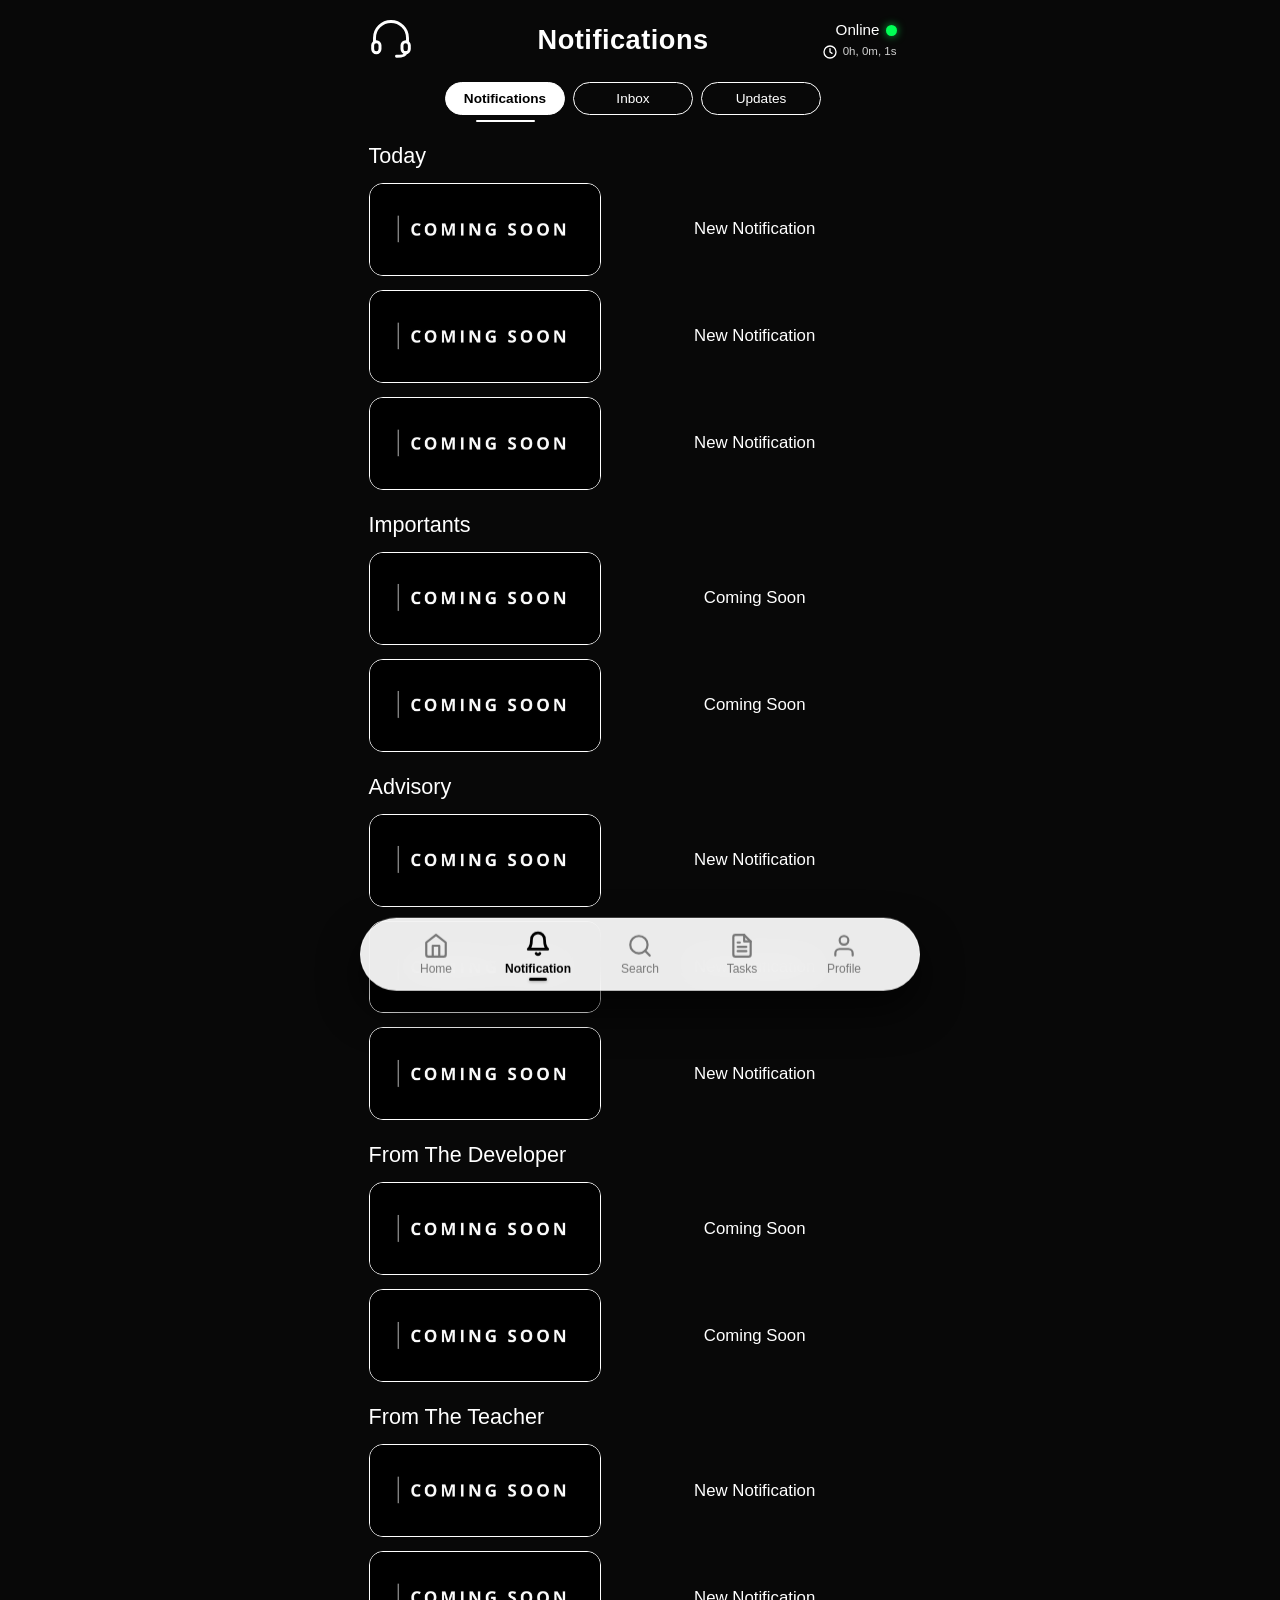
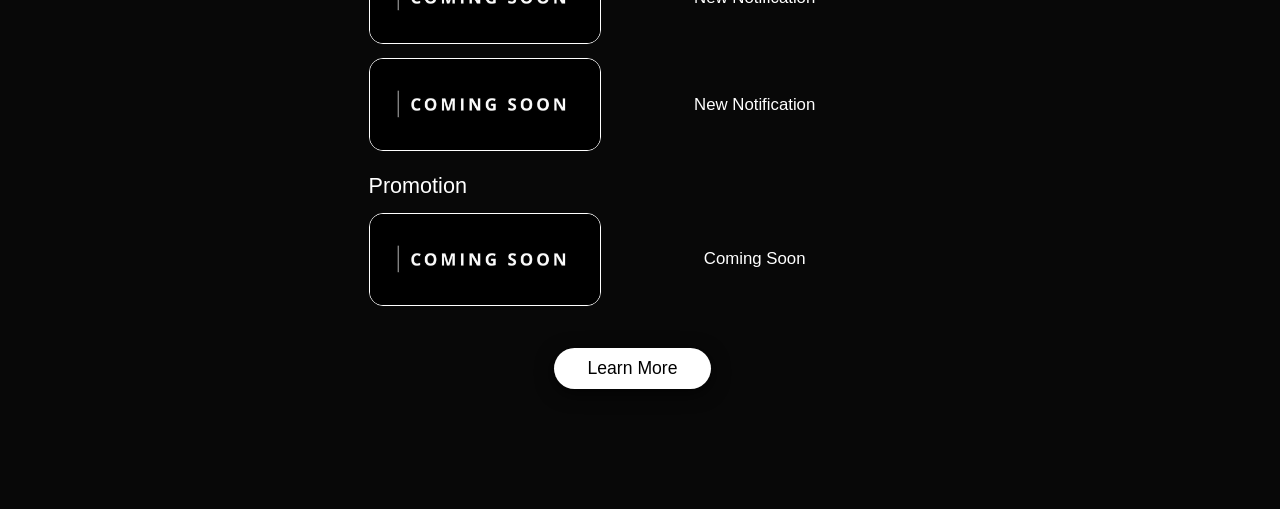
<file: UserNotification/UN.html>
<!DOCTYPE html>
<html lang="en">
<head>
<meta charset="UTF-8">
<meta name="viewport" content="width=device-width, initial-scale=1.0">
<link rel="icon" type="image/png" href="Logo.jpg"><title>R.I.A User Notification</title>

<link rel="stylesheet" href="style.css">

</head>
<body>

<div class="page">

  <!-- Header -->
  <header class="header">
    <div class="support" aria-label="Support">
      <svg viewBox="0 0 24 24"><path d="M3 14v-2a9 9 0 0 1 18 0v2"/><rect x="2" y="14" width="4" height="6" rx="2"/><rect x="18" y="14" width="4" height="6" rx="2"/><path d="M20 20c0 1.5-2 2-5 2"/></svg>
    </div>

    <h1>Notifications</h1>

    <div class="online-box">
      <div class="online-status"><span id="statusText">Online</span><span class="dot" id="statusDot"></span></div>
      <div class="active-time" title="Total time active on this page">
        <svg viewBox="0 0 24 24"><circle cx="12" cy="12" r="9"/><polyline points="12 7 12 12 15 14"/></svg>
        <span id="activeTime">0h, 0m, 0s</span>
      </div>
    </div>
  </header>

  <!-- Tabs -->
  <div class="tabs" role="tablist">
    <button class="tab active" data-tab="notification" role="tab">Notifications</button>
    <button class="tab" data-tab="inbox" role="tab">Inbox</button>
    <button class="tab" data-tab="updates" role="tab">Updates</button>
  </div>

  <div class="panels">
  <!-- Notification tab -->
  <main class="panel show" id="panel-notification">

    <h2 class="section-title">Today</h2>
    <div class="item">
      <div class="banner"><img src="CM.jpg" alt="Notification banner"></div>
      <div class="item-text">New Notification</div>
    </div>
    <div class="item">
      <div class="banner"><img src="CM.jpg" alt="Notification banner"></div>
      <div class="item-text">New Notification</div>
    </div>
    <div class="item">
      <div class="banner"><img src="CM.jpg" alt="Notification banner"></div>
      <div class="item-text">New Notification</div>
    </div>

    <h2 class="section-title">Importants</h2>
    <div class="item">
      <div class="banner notice"><img src="CM.jpg" alt="Important notice"></div>
      <div class="item-text">Coming Soon</div>
    </div>
    <div class="item">
      <div class="banner notice"><img src="CM.jpg" alt="Important notice"></div>
      <div class="item-text">Coming Soon</div>
    </div>

    <h2 class="section-title">Advisory</h2>
    <div class="item">
      <div class="banner"><img src="CM.jpg" alt="Notification banner"></div>
      <div class="item-text">New Notification</div>
    </div>
    <div class="item">
      <div class="banner"><img src="CM.jpg" alt="Notification banner"></div>
      <div class="item-text">New Notification</div>
    </div>
    <div class="item">
      <div class="banner"><img src="CM.jpg" alt="Notification banner"></div>
      <div class="item-text">New Notification</div>
    </div>

    <h2 class="section-title">From The Developer</h2>
    <div class="item">
      <div class="banner notice"><img src="CM.jpg" alt="Important notice"></div>
      <div class="item-text">Coming Soon</div>
    </div>
    <div class="item">
      <div class="banner notice"><img src="CM.jpg" alt="Important notice"></div>
      <div class="item-text">Coming Soon</div>
    </div>

    <h2 class="section-title">From The Teacher</h2>
    <div class="item">
      <div class="banner"><img src="CM.jpg" alt="Notification banner"></div>
      <div class="item-text">New Notification</div>
    </div>
    <div class="item">
      <div class="banner"><img src="CM.jpg" alt="Notification banner"></div>
      <div class="item-text">New Notification</div>
    </div>
    <div class="item">
      <div class="banner"><img src="CM.jpg" alt="Notification banner"></div>
      <div class="item-text">New Notification</div>
    </div>

    <h2 class="section-title">Promotion</h2>
    <div class="item">
      <div class="banner notice"><img src="CM.jpg" alt="Important notice"></div>
      <div class="item-text">Coming Soon</div>
    </div>

  </main>

  <!-- Updates tab -->
  <section class="panel" id="panel-updates">
    <p class="empty">No updates yet.</p>
  </section>
  </div>

  <div class="learn-wrap">
    <a href="learn-more.html" class="learn-btn" id="learnMore">Learn More</a>
  </div>

</div>

<div class="inbox-modal" id="inboxModal" aria-hidden="true">
<div class="ishell">
  <header class="ihead">
    <div class="isupport" aria-label="Support"><svg viewBox="0 0 24 24"><path d="M3 14v-2a9 9 0 0 1 18 0v2"/><rect x="2" y="14" width="4" height="6" rx="2"/><rect x="18" y="14" width="4" height="6" rx="2"/><path d="M20 20c0 1.5-2 2-5 2"/></svg></div>
    <h1>Inbox</h1>
    <div class="i-online-box">
      <div class="i-online-status"><span id="inStatusText">Online</span><span class="idot" id="inStatusDot"></span></div>
      <div class="i-active-time" title="Total time active on this page"><svg viewBox="0 0 24 24"><circle cx="12" cy="12" r="9"/><polyline points="12 7 12 12 15 14"/></svg><span id="inActiveTime">0h, 0m, 0s</span></div>
    </div>
  </header>

  <nav class="itabs">
    <button class="itab" data-go="notification">Notifications</button>
    <button class="itab active" aria-current="page">Inbox</button>
    <button class="itab" data-go="updates">Updates</button>
  </nav>

  <div class="inbox">
    <aside class="menu" id="menu">
      <div class="menu-head"><span>Menu</span><button class="gear" id="gearBtn" aria-label="Open settings"><svg viewBox="0 0 24 24"><circle cx="12" cy="12" r="3"/><path d="M19.4 15a1.65 1.65 0 0 0 .33 1.82l.06.06a2 2 0 1 1-2.83 2.83l-.06-.06a1.65 1.65 0 0 0-1.82-.33 1.65 1.65 0 0 0-1 1.51V21a2 2 0 1 1-4 0v-.09a1.65 1.65 0 0 0-1-1.51 1.65 1.65 0 0 0-1.82.33l-.06.06a2 2 0 1 1-2.83-2.83l.06-.06a1.65 1.65 0 0 0 .33-1.82 1.65 1.65 0 0 0-1.51-1H3a2 2 0 1 1 0-4h.09a1.65 1.65 0 0 0 1.51-1 1.65 1.65 0 0 0-.33-1.82l-.06-.06a2 2 0 1 1 2.83-2.83l.06.06a1.65 1.65 0 0 0 1.82.33h0a1.65 1.65 0 0 0 1-1.51V3a2 2 0 1 1 4 0v.09a1.65 1.65 0 0 0 1 1.51h0a1.65 1.65 0 0 0 1.82-.33l.06-.06a2 2 0 1 1 2.83 2.83l-.06.06a1.65 1.65 0 0 0-.33 1.82v0a1.65 1.65 0 0 0 1.51 1H21a2 2 0 1 1 0 4h-.09a1.65 1.65 0 0 0-1.51 1z"/></svg></button></div>
      <div id="menuItems" style="display:contents"></div>
      <button class="mitem close" id="closeMenu"><svg viewBox="0 0 24 24"><polyline points="15 6 9 12 15 18"/></svg><span>Close</span></button>
    </aside>
    <section class="content">
      <div class="chead" id="chead"><button class="openmenu" id="openMenu" aria-label="Open menu"><svg viewBox="0 0 24 24"><polyline points="9 6 15 12 9 18"/></svg></button><h2 id="ctitle">All Messages</h2></div>
      <div class="subtabs" id="subtabs" hidden></div>
      <div class="band" id="band" hidden></div>
      <div class="list" id="list"></div>
    </section>
  </div>
</div>
</div>

<!-- Updates panel -->
<div class="inbox-modal" id="updModal" aria-hidden="true">
<div class="ishell">
  <header class="ihead">
    <div class="isupport" aria-label="Support"><svg viewBox="0 0 24 24"><path d="M3 14v-2a9 9 0 0 1 18 0v2"/><rect x="2" y="14" width="4" height="6" rx="2"/><rect x="18" y="14" width="4" height="6" rx="2"/><path d="M20 20c0 1.5-2 2-5 2"/></svg></div>
    <h1>Updates</h1>
    <div class="i-online-box">
      <div class="i-online-status"><span id="upStatusText">Online</span><span class="idot" id="upStatusDot"></span></div>
      <div class="i-active-time" title="Total time active on this page"><svg viewBox="0 0 24 24"><circle cx="12" cy="12" r="9"/><polyline points="12 7 12 12 15 14"/></svg><span id="upActiveTime">0h, 0m, 0s</span></div>
    </div>
  </header>

  <nav class="itabs">
    <button class="itab" data-ugo="notification">Notifications</button>
    <button class="itab" data-ugo="inbox">Inbox</button>
    <button class="itab active" aria-current="page">Updates</button>
  </nav>

  <section class="ucard">
    <div class="utop">
      <div class="ubrand">
        <div class="ulogo"><img src="Logo.jpg" alt="R.I.A logo"></div>
        <div class="uname"><h2>R.I.A</h2><p>Beta Test</p></div>
      </div>
      <div class="uauto">
        <span class="sync"><svg viewBox="0 0 24 24"><polyline points="23 4 23 10 17 10"/><polyline points="1 20 1 14 7 14"/><path d="M3.51 9a9 9 0 0 1 14.85-3.36L23 10M1 14l4.64 4.36A9 9 0 0 0 20.49 15"/></svg></span>
        <span class="svip">[SVIP]</span>
        <span>Auto Update</span>
      </div>
      <div class="ucheck">
        <a href="check-updates.html" class="checkbtn" id="checkBtn"><span class="spin"></span><span>Check for updates</span></a>
        <span class="powered-by">Powered by : Super AI</span>
      </div>
    </div>
    <button class="uback" id="uBack" aria-label="Back to updates"><svg viewBox="0 0 24 24"><polyline points="15 6 9 12 15 18"/></svg><span>Back</span></button>
    <div class="ulist" id="uList"></div>
  </section>
</div>
</div>

<div class="backdrop" id="backdrop"></div>
<aside class="settings" id="settings" aria-label="Settings menu">
  <h2>Settings<br>Menu</h2>
  <div class="slist" id="slist"></div>
  <div class="powered">Powered by<br>Super AI</div>
</aside>

<nav class="bottom-nav">
  <a href="../TestAccount/Test1.html" class="nav-item">
    <span class="ico" data-icon="icon-home"><svg viewBox="0 0 24 24"><path d="M3 9l9-7 9 7v11a2 2 0 0 1-2 2H5a2 2 0 0 1-2-2z"/><polyline points="9 22 9 12 15 12 15 22"/></svg></span>
    <span>Home</span>
  </a>
  <a href="javascript:void(0)" class="nav-item active" aria-current="page">
    <span class="ico" data-icon="icon-notification"><svg viewBox="0 0 24 24"><path d="M18 8A6 6 0 0 0 6 8c0 7-3 9-3 9h18s-3-2-3-9"/><path d="M13.73 21a2 2 0 0 1-3.46 0"/></svg></span>
    <span>Notification</span>
  </a>
  <a href="../UserSearch/Search.html" class="nav-item">
    <span class="ico" data-icon="icon-search"><svg viewBox="0 0 24 24"><circle cx="11" cy="11" r="8"/><line x1="21" y1="21" x2="16.65" y2="16.65"/></svg></span>
    <span>Search</span>
  </a>
  <a href="../Home/tasks.html" class="nav-item">
    <span class="ico" data-icon="icon-tasks"><svg viewBox="0 0 24 24"><path d="M14 2H6a2 2 0 0 0-2 2v16a2 2 0 0 0 2 2h12a2 2 0 0 0 2-2V8z"/><polyline points="14 2 14 8 20 8"/><line x1="16" y1="13" x2="8" y2="13"/><line x1="16" y1="17" x2="8" y2="17"/><polyline points="10 9 9 9 8 9"/></svg></span>
    <span>Tasks</span>
  </a>
  <a href="../Home/profile.html" class="nav-item">
    <span class="ico" data-icon="icon-profile"><svg viewBox="0 0 24 24"><path d="M20 21v-2a4 4 0 0 0-4-4H8a4 4 0 0 0-4 4v2"/><circle cx="12" cy="7" r="4"/></svg></span>
    <span>Profile</span>
  </a>
</nav>

<script src="script.js"></script>

</body>
</html>
</file>
<file: DeveloperCustomerService/style.css>
:root {
  --bg: #000;
  --fg: #fff;
  --muted: #8a8a8a;
  --text: #e6e6e6;
  --pad: clamp(14px, 4vw, 22px);
  --ava: clamp(44px, 12vw, 64px);   /* support profile circle */
}

* { box-sizing: border-box; }
html, body { margin: 0; background: var(--bg); color: var(--fg); }
body { font-family: 'Work Sans', system-ui, sans-serif; -webkit-tap-highlight-color: transparent; }
button { font-family: inherit; }

.page {
  max-width: 480px;
  height: 100vh;
  height: 100dvh;
  margin: 0 auto;
  display: flex;
  flex-direction: column;
}

/* ---------- Banner ---------- */
.hero { flex: none; height: clamp(120px, 31dvh, 280px); overflow: hidden; background: #0b0b14; }
.hero-banner { width: 100%; height: 100%; object-fit: cover; display: block; animation: bannerIn 1.2s ease-out both, drift 18s ease-in-out 1.2s infinite alternate; }

/* ---------- Chat ---------- */
.chat { flex: 1; min-height: 0; overflow-y: auto; overscroll-behavior: contain; padding: 22px var(--pad) 10px; scrollbar-width: thin; scrollbar-color: #fff #111; }
.chat::-webkit-scrollbar { width: 5px; }
.chat::-webkit-scrollbar-thumb { background: #fff; border-radius: 5px; }

.row { display: flex; align-items: flex-start; gap: 12px; margin-bottom: 14px; animation: pop 0.4s cubic-bezier(0.2, 0.8, 0.2, 1) both; }
.row.user { justify-content: flex-end; transform-origin: right bottom; }
.row.bot { transform-origin: left top; }
.row.cont { margin-top: -6px; }
.row.cont .avatar { visibility: hidden; }

.avatar { position: relative; flex: none; width: var(--ava); height: var(--ava); }
.avatar img { width: 100%; height: 100%; border-radius: 50%; object-fit: cover; display: block; background: #111; }
.status { position: absolute; right: 1px; bottom: 2px; width: 11px; height: 11px; border-radius: 50%; background: #fff; border: 2px solid #000; animation: ping 2.4s ease-out infinite; }

.bubble { max-width: 78%; padding: 12px 16px; border: 2px solid var(--fg); border-radius: 22px 22px 22px 6px; font-size: 15px; line-height: 1.45; overflow-wrap: anywhere; }
.row.user .bubble { background: var(--fg); color: #000; border-radius: 22px 22px 6px 22px; font-weight: 600; }

/* menu bubble (the 6 options) */
.bubble.menu-bubble { flex: 1; max-width: none; margin-right: 2%; padding: 14px 12px; border-radius: 28px; }
.opt {
  display: block; width: 100%; min-height: 46px; margin: 0 0 12px; padding: 10px 12px;
  background: #000; color: var(--fg); border: 2px solid var(--fg); border-radius: 999px;
  font: 700 14.5px/1.2 'Work Sans', system-ui, sans-serif; text-align: center; cursor: pointer;
  transition: background 0.2s ease, color 0.2s ease, transform 0.15s ease;
  animation: pop 0.45s cubic-bezier(0.2, 0.8, 0.2, 1) both; animation-delay: calc(0.15s + var(--i) * 70ms);
}
.opt:last-child { margin-bottom: 0; }
@media (hover: hover) { .opt:hover { background: #fff; color: #000; } }
.opt:active { transform: scale(0.97); background: #fff; color: #000; }

/* chips (Main menu, social links) */
.chips { display: flex; flex-wrap: wrap; gap: 8px; margin-top: 10px; }
.chip { padding: 8px 14px; background: none; color: var(--fg); border: 1.5px solid var(--fg); border-radius: 999px; font: 600 13px 'Work Sans', system-ui, sans-serif; text-decoration: none; cursor: pointer; transition: background 0.2s, color 0.2s, transform 0.15s; }
@media (hover: hover) { .chip:hover { background: #fff; color: #000; } }
.chip:active { transform: scale(0.95); }

/* typing dots */
.dots { display: inline-flex; gap: 5px; padding: 6px 2px 2px; }
.dots i { width: 7px; height: 7px; border-radius: 50%; background: var(--fg); animation: bounce 1s ease-in-out infinite; }
.dots i:nth-child(2) { animation-delay: 0.15s; }
.dots i:nth-child(3) { animation-delay: 0.3s; }

/* ---------- Footer / composer ---------- */
.footer { flex: none; padding: 8px var(--pad) max(16px, env(safe-area-inset-bottom)); animation: rise 0.6s cubic-bezier(0.2, 0.8, 0.2, 1) 0.5s both; }
.hello { margin: 0 0 12px; font-size: clamp(16px, 4.6vw, 19px); font-weight: 300; }
.composer { display: flex; align-items: center; gap: 10px; }

.composer input {
  flex: 1; min-width: 0; height: 50px; padding: 0 20px; background: #000; color: var(--text);
  border: 2px solid var(--fg); border-radius: 999px; font: 400 16px 'Work Sans', system-ui, sans-serif; outline: none;
  transition: box-shadow 0.25s ease;
}
.composer input::placeholder { color: var(--muted); opacity: 1; transition: opacity 0.25s; }
.composer input:focus { box-shadow: 0 0 0 3px rgba(255, 255, 255, 0.3); }
.composer input:focus::placeholder { opacity: 0.35; }
.composer input.empty { animation: shake 0.4s ease; }

.circle { flex: none; width: 46px; height: 46px; display: grid; place-items: center; padding: 0; background: #fff; border: 0; border-radius: 50%; cursor: pointer; transition: transform 0.2s ease; }
.circle svg { width: 22px; height: 22px; fill: none; stroke: #000; stroke-width: 2; stroke-linecap: round; stroke-linejoin: round; transition: transform 0.2s ease; }
@media (hover: hover) {
  .circle:hover { transform: scale(1.08); }
  .back:hover svg { transform: translateX(-2px); }
}
.circle:active { transform: scale(0.92); }
.send.fly svg { animation: fly 0.5s ease; }

.circle:focus-visible, .opt:focus-visible, .chip:focus-visible { outline: 2px solid #fff; outline-offset: 3px; }

/* ---------- Animations ---------- */
@keyframes pop { from { opacity: 0; transform: translateY(12px) scale(0.94); } to { opacity: 1; transform: none; } }
@keyframes rise { from { opacity: 0; transform: translateY(18px); } to { opacity: 1; transform: none; } }
@keyframes bannerIn { from { opacity: 0; transform: scale(1.12); } to { opacity: 1; transform: scale(1); } }
@keyframes drift { from { transform: scale(1); } to { transform: scale(1.07); } }
@keyframes bounce { 0%, 60%, 100% { transform: translateY(0); opacity: 0.5; } 30% { transform: translateY(-5px); opacity: 1; } }
@keyframes ping { 0% { box-shadow: 0 0 0 0 rgba(255, 255, 255, 0.5); } 100% { box-shadow: 0 0 0 9px rgba(255, 255, 255, 0); } }
@keyframes shake { 20%, 60% { transform: translateX(-6px); } 40%, 80% { transform: translateX(6px); } }
@keyframes fly { 40% { transform: translate(8px, -8px); opacity: 0; } 41% { transform: translate(-8px, 8px); } 100% { transform: none; opacity: 1; } }

@media (prefers-reduced-motion: reduce) {
  .hero-banner, .footer, .row, .opt, .composer input.empty, .send.fly svg { animation: none; }
  .opt, .chip, .circle, .circle svg { transition: none; }
}

/* ---------- Small phones ---------- */
@media (max-width: 360px) { .opt { font-size: 13.5px; } .bubble { font-size: 14px; } }

/* ---------- Tablet / desktop: centred card ---------- */
@media (min-width: 640px) {
  :root { --pad: 26px; }
  body { display: flex; min-height: 100vh; min-height: 100dvh; padding: 24px; }
  .page { width: 100%; max-width: 520px; height: min(840px, calc(100dvh - 48px)); margin: auto; overflow: hidden; border: 1px solid #262626; border-radius: 24px; box-shadow: 0 0 80px rgba(255, 255, 255, 0.05); }
  .hero { height: 220px; }
}
/* =====================================================
   ANIMATION PACK (added)
   ===================================================== */

/* Banner: light sweep + fade into chat */
.hero { position: relative; }
.hero::before { content: ""; position: absolute; inset: 0; z-index: 1; pointer-events: none; background: linear-gradient(105deg, transparent 35%, rgba(255,255,255,0.18) 50%, transparent 65%); transform: translateX(-120%); animation: sweep 5s ease-in-out 1.5s infinite; }
.hero::after { content: ""; position: absolute; left: 0; right: 0; bottom: 0; height: 40%; z-index: 1; pointer-events: none; background: linear-gradient(transparent, #000); }
.hero-banner { background: linear-gradient(135deg, #0b0b14, #1b1b2e, #0b0b14); background-size: 200% 200%; }

/* Avatar: spinning ring, float, tap to change */
.avatar { cursor: pointer; animation: float 4s ease-in-out infinite; }
.avatar::before { content: ""; position: absolute; inset: -4px; border-radius: 50%; background: conic-gradient(#fff, transparent 30%, #fff 60%, transparent 90%, #fff); animation: spin 4s linear infinite; -webkit-mask: radial-gradient(farthest-side, transparent calc(100% - 2px), #000 calc(100% - 1.5px)); mask: radial-gradient(farthest-side, transparent calc(100% - 2px), #000 calc(100% - 1.5px)); }
.avatar img { position: relative; transition: transform 0.3s ease, filter 0.3s ease; }
@media (hover: hover) { .avatar:hover img { transform: scale(1.06) rotate(-3deg); filter: var(--dark-hover, none); } }
.avatar.swap img { animation: swapIn 0.6s cubic-bezier(0.2, 0.8, 0.2, 1); }

/* Bubbles */
.row.bot .bubble:not(.menu-bubble) { position: relative; overflow: hidden; }
.row.bot .bubble:not(.menu-bubble)::after { content: ""; position: absolute; inset: 0; pointer-events: none; background: linear-gradient(100deg, transparent 30%, rgba(255,255,255,0.14) 50%, transparent 70%); transform: translateX(-120%); animation: sweep 1.1s ease-out 0.15s 1 both; }
.reveal { animation: reveal 0.55s ease-out both; }
.row.user .bubble { animation: sent 0.45s cubic-bezier(0.2, 0.9, 0.3, 1.2) both; }
.menu-bubble { animation: glowBorder 3.5s ease-in-out infinite; }

/* Menu options: shine sweep + arrow slide */
.opt { position: relative; overflow: hidden; isolation: isolate; }
.opt::after { content: ""; position: absolute; top: 0; bottom: 0; width: 40%; left: -60%; z-index: -1; background: linear-gradient(100deg, transparent, rgba(255,255,255,0.35), transparent); transform: skewX(-20deg); }
@media (hover: hover) { .opt:hover::after { animation: shine 0.7s ease; } .opt:hover { transform: translateX(4px) scale(1.02); } }

/* Chips: staggered pop */
.chips .chip { position: relative; overflow: hidden; animation: pop 0.45s cubic-bezier(0.2, 0.8, 0.2, 1) both; }
.chips .chip:nth-child(1) { animation-delay: 0.05s; }
.chips .chip:nth-child(2) { animation-delay: 0.12s; }
.chips .chip:nth-child(3) { animation-delay: 0.19s; }
.chips .chip:nth-child(4) { animation-delay: 0.26s; }
@media (hover: hover) { .chip:hover { transform: translateY(-2px); } }

/* Ticket number: stamp + glow */
.ticket { display: inline-block; padding: 1px 8px; border: 1.5px solid #fff; border-radius: 8px; animation: stamp 0.6s cubic-bezier(0.2, 0.9, 0.3, 1.4) 0.2s both, glow 2.4s ease-in-out 0.9s infinite; }

/* Hello line */
.hello { animation: slideRight 0.7s cubic-bezier(0.2, 0.8, 0.2, 1) 0.7s both; }
.uid { display: inline-block; font-weight: 700; animation: glow 2.8s ease-in-out infinite; }

/* Composer */
.composer input { transition: box-shadow 0.25s ease, transform 0.25s ease; }
.composer input:focus { transform: scale(1.015); }
.send { transition: transform 0.2s ease, box-shadow 0.3s ease; }
.send.ready { animation: readyPulse 1.6s ease-in-out infinite; }
.back svg { animation: nudge 2.2s ease-in-out infinite; }
.back:hover svg { animation: none; }

/* Ripple (all buttons) */
.circle, .chip, .opt { position: relative; overflow: hidden; }
.ripple { position: absolute; border-radius: 50%; pointer-events: none; background: currentColor; opacity: 0.35; transform: scale(0); animation: ripple 0.6s ease-out forwards; }
.circle .ripple { background: #000; }

/* Page exit */
body { transition: opacity 0.35s ease, transform 0.35s ease; }
body.leaving { opacity: 0; transform: scale(0.97) translateY(8px); }

@keyframes sweep { 0% { transform: translateX(-120%); } 60%, 100% { transform: translateX(120%); } }
@keyframes shine { to { left: 130%; } }
@keyframes float { 0%, 100% { transform: translateY(0); } 50% { transform: translateY(-3px); } }
@keyframes spin { to { transform: rotate(360deg); } }
@keyframes swapIn { 0% { transform: scale(0.3) rotate(-90deg); opacity: 0; } 100% { transform: none; opacity: 1; } }
@keyframes reveal { from { opacity: 0; filter: blur(6px); transform: translateY(6px); } to { opacity: 1; filter: none; transform: none; } }
@keyframes sent { 0% { transform: scale(0.7) translateX(24px); opacity: 0; } 100% { transform: none; opacity: 1; } }
@keyframes glowBorder { 0%, 100% { box-shadow: 0 0 0 rgba(255,255,255,0); } 50% { box-shadow: 0 0 22px rgba(255,255,255,0.22); } }
@keyframes stamp { 0% { transform: scale(2.2) rotate(-8deg); opacity: 0; } 100% { transform: none; opacity: 1; } }
@keyframes glow { 0%, 100% { text-shadow: 0 0 0 rgba(255,255,255,0); box-shadow: 0 0 0 rgba(255,255,255,0); } 50% { text-shadow: 0 0 10px rgba(255,255,255,0.8); } }
@keyframes slideRight { from { opacity: 0; transform: translateX(-24px); } to { opacity: 1; transform: none; } }
@keyframes readyPulse { 0%, 100% { box-shadow: 0 0 0 0 rgba(255,255,255,0.5); } 50% { box-shadow: 0 0 0 10px rgba(255,255,255,0); } }
@keyframes nudge { 0%, 100% { transform: translateX(0); } 50% { transform: translateX(-3px); } }
@keyframes ripple { to { transform: scale(1); opacity: 0; } }

@media (prefers-reduced-motion: reduce) {
  .hero::before, .hero::after, .avatar, .avatar::before, .bubble::after, .reveal, .menu-bubble, .ticket, .uid, .hello,
  .chips .chip, .send.ready, .back svg, .ripple, .row.user .bubble { animation: none !important; }
  body { transition: none; }
}

/* Banner: tap to change (JPG/PNG) */
.hero-banner { cursor: pointer; }
.hero-banner.swap { animation: bannerSwap 0.7s ease-out both, drift 18s ease-in-out 0.7s infinite alternate; }
@keyframes bannerSwap { from { opacity: 0; transform: scale(1.15); filter: blur(8px); } to { opacity: 1; transform: scale(1); filter: var(--dark, none); } }

/* Auto dark theme: filters are set per image by script.js */
:root { color-scheme: dark; }
.hero-banner { filter: var(--dark, none); transition: filter 0.6s ease; }
.avatar img { filter: var(--dark, none); }
.hero { box-shadow: inset 0 0 60px rgba(0, 0, 0, 0.7); }

/* Social media icon buttons */
.chips .chip.icon { width: 48px; height: 48px; padding: 0; display: grid; place-items: center; border-radius: 50%; }
.chip.icon svg { width: 24px; height: 24px; fill: none; stroke: currentColor; stroke-width: 1.8; stroke-linecap: round; stroke-linejoin: round; transition: transform 0.25s ease; }
@media (hover: hover) { .chip.icon:hover svg { transform: scale(1.18) rotate(-6deg); } }
.chip.icon:active svg { transform: scale(0.9); }
/* Scrollbar: normal long handle with fully round (circular) ends */
.chat { scrollbar-width: auto; scrollbar-color: auto; }          /* lets the custom shape apply in Chrome/Edge/Safari */
.chat::-webkit-scrollbar { width: 8px; }
.chat::-webkit-scrollbar-track { background: #111; border-radius: 999px; margin: 6px 0; }
.chat::-webkit-scrollbar-thumb { background: #fff; border-radius: 999px; min-height: 40px; }
.chat::-webkit-scrollbar-thumb:hover { background: #cfcfcf; }
@supports not selector(::-webkit-scrollbar) {                    /* Firefox: colour + thickness only */
  .chat { scrollbar-width: thin; scrollbar-color: #fff #111; }
}
</file>
<file: ForgetPassword/style.css>
:root {
  --bg: #000;
  --fg: #fff;
  --error: #ff4d4d;
  --muted: #8a8a8a;   /* placeholder ("Type your ...") */
  --text: #e6e6e6;    /* typed text */
  --pad: clamp(16px, 4.1vw, 22px);
  --avatar-size: clamp(88px, 23vw, 120px);   /* profile / logo circle */
}

* { box-sizing: border-box; }
[hidden] { display: none !important; }

html, body { margin: 0; background: var(--bg); color: var(--fg); }
body {
  font-family: 'Work Sans', system-ui, sans-serif;
  -webkit-tap-highlight-color: transparent;
}

.page {
  max-width: 480px;
  min-height: 100vh;
  min-height: 100dvh;
  margin: 0 auto;
  display: flex;
  flex-direction: column;
  padding-bottom: max(22px, env(safe-area-inset-bottom));
}

/* ---------- Banner + profile ---------- */
.hero { position: relative; height: clamp(190px, 31dvh, 300px); }
.hero-media { position: absolute; inset: 0; overflow: hidden; background: #111; }
.hero-banner { width: 100%; height: 100%; object-fit: cover; object-position: center 25%; display: block; background: #111; }
.hero-avatar {
  position: absolute;
  right: 5.7%;
  bottom: 0;
  transform: translateY(50%);
  width: var(--avatar-size);
  height: var(--avatar-size);
  aspect-ratio: 1;
  flex: none;
  border-radius: 50%;
  object-fit: cover;
  background: #fff;
}

/* ---------- Title + form ---------- */
h1 {
  margin: 14px 0 8px;
  padding-inline: var(--pad);
  font-size: clamp(22px, 7vw, 36px);
  font-weight: 400;
  line-height: 1.1;
  letter-spacing: 0.01em;
}

form { flex: 1; display: flex; flex-direction: column; padding-inline: var(--pad); }

label { margin: 14px 0 8px; font-size: 15px; font-weight: 700; }

.field { position: relative; }
.field input {
  width: 100%;
  height: 52px;
  padding: 0 16px;
  background: var(--bg);
  color: var(--text);
  border: 2px solid var(--fg);
  border-radius: 0;
  font: 400 16px 'Work Sans', system-ui, sans-serif;
  outline: none;
  transition: border-color 0.25s ease, box-shadow 0.25s ease;
}
.field.has-eye input { padding-right: 54px; }
.field input::placeholder { color: var(--muted); opacity: 1; }
.field input::placeholder { transition: opacity 0.25s ease; }
.field input:focus { box-shadow: 0 0 0 3px rgba(255, 255, 255, 0.3); }
.field input:focus::placeholder { opacity: 0.35; }
.field input.invalid { border-color: var(--error); animation: shake 0.4s ease; }
.field input:-webkit-autofill {
  -webkit-box-shadow: 0 0 0 100px #000 inset;
  -webkit-text-fill-color: var(--text);
}

/* Eye indicator */
.eye {
  position: absolute;
  top: 50%;
  right: 6px;
  transform: translateY(-50%);
  width: 40px;
  height: 40px;
  display: grid;
  place-items: center;
  padding: 0;
  background: none;
  border: 0;
  color: var(--fg);
  cursor: pointer;
}
.eye svg { width: 22px; height: 22px; fill: none; stroke: currentColor; stroke-width: 1.8; stroke-linecap: round; stroke-linejoin: round; overflow: visible; }
.eye { transition: transform 0.15s ease; }
.eye:active { transform: translateY(-50%) scale(0.88); }

.eye-body, .eye-pupil { transform-box: fill-box; transform-origin: center; }
.eye-pupil { transition: transform 0.3s ease; }
.eye-slash { stroke-dasharray: 23; stroke-dashoffset: 0; }   /* hidden state: line is drawn */

/* hide: the line draws across the eye with a soft glow */
.eye[aria-pressed="false"] .eye-slash { animation: slashDraw 0.5s cubic-bezier(0.65, 0, 0.35, 1) both; }
.eye[aria-pressed="false"] .eye-pupil { transform: scale(0.55); }

/* show: the line wipes away and the pupil opens */
.eye[aria-pressed="true"] .eye-slash { stroke-dashoffset: 23; animation: slashErase 0.3s ease both; }
@keyframes slashDraw {
  from { stroke-dashoffset: 23; filter: drop-shadow(0 0 0 #fff); }
  60%  { filter: drop-shadow(0 0 5px #fff); }
  to   { stroke-dashoffset: 0;  filter: drop-shadow(0 0 0 #fff); }
}
@keyframes slashErase { from { stroke-dashoffset: 0; } to { stroke-dashoffset: 23; } }

/* quick blink on every click */
.eye.blink .eye-body { animation: blink 0.35s ease; }
@keyframes blink { 50% { transform: scaleY(0.1); } }

.error { margin: 14px 0 0; color: var(--error); font-size: 13px; }
.error:not([hidden]) { animation: fadeDown 0.3s ease both; }

/* ---------- Back / Enter ---------- */
.actions { margin-top: auto; padding-top: 28px; display: flex; align-items: center; justify-content: space-between; gap: 16px; }

.back {
  display: flex;
  align-items: center;
  gap: 14px;
  padding: 0 0 0 clamp(6px, 4vw, 20px);
  background: none;
  border: 0;
  color: var(--fg);
  font: 400 19px 'Work Sans', system-ui, sans-serif;
  cursor: pointer;
}
.back-circle { width: 40px; height: 40px; border-radius: 50%; background: #fff; display: grid; place-items: center; }
.back-circle svg { width: 20px; height: 20px; fill: none; stroke: #000; stroke-width: 2; stroke-linecap: round; stroke-linejoin: round; }

.enter {
  flex: 0 0 44%;
  min-width: 150px;
  height: 56px;
  border: 0;
  border-radius: 999px;
  background: #fff;
  color: #000;
  font: 700 clamp(22px, 6.4vw, 28px) 'Work Sans', system-ui, sans-serif;
  cursor: pointer;
  transition: transform 0.2s ease, box-shadow 0.2s ease, opacity 0.2s ease;
}
.back-circle { transition: transform 0.2s ease; }
.back-circle svg { transition: transform 0.2s ease; }
@media (hover: hover) {
  .enter:hover:not(:disabled) { transform: translateY(-2px); box-shadow: 0 8px 26px rgba(255, 255, 255, 0.2); }
  .back:hover .back-circle { transform: scale(1.08); }
  .back:hover .back-circle svg { transform: translateX(-2px); }
}
.enter:active { transform: scale(0.97); box-shadow: none; }
.back:active .back-circle { transform: scale(0.92); }
.enter:disabled { opacity: 0.6; cursor: default; }

.back:focus-visible, .enter:focus-visible, .eye:focus-visible { outline: 2px solid #fff; outline-offset: 3px; }

/* ---------- Modals ---------- */
.overlay {
  position: fixed;
  inset: 0;
  z-index: 100;
  display: flex;
  align-items: center;
  justify-content: center;
  background: rgba(0, 0, 0, 0.6);
  backdrop-filter: blur(4px);
  -webkit-backdrop-filter: blur(4px);
  opacity: 0;
  visibility: hidden;
  pointer-events: none;
  transition: opacity 0.3s ease, visibility 0.3s;
}
.overlay.open { opacity: 1; visibility: visible; pointer-events: auto; }

.dialog {
  width: min(88%, 360px);
  padding: 30px 24px 26px;
  background: #000;
  border: 2px solid #fff;
  border-radius: 20px;
  text-align: center;
  transform: translateY(24px);
  transition: transform 0.5s cubic-bezier(0.175, 0.885, 0.32, 1.15);
}
.overlay.open .dialog { transform: translateY(0); }
.dialog p { margin: 0; font-size: 18px; font-weight: 600; line-height: 1.4; }

.dialog-icon { width: 44px; height: 44px; margin-bottom: 14px; fill: none; stroke: #fff; stroke-width: 1.6; stroke-linecap: round; stroke-linejoin: round; }

.clock-hand, .clock-hour { transform-box: view-box; transform-origin: 12px 12px; }
.clock-hand { animation: tick 3s linear infinite; }
.clock-hour { animation: tick 36s linear infinite; }
@keyframes tick { to { transform: rotate(360deg); } }
#loadingModal p { animation: pulse 1.2s ease-in-out infinite; }
@keyframes pulse { 50% { opacity: 0.45; } }

.bar { height: 4px; margin-top: 22px; background: #222; border-radius: 4px; overflow: hidden; }
.bar span { display: block; width: 0; height: 100%; background: #fff; }
.overlay.open .bar span { animation: fill var(--wait, 7000ms) linear forwards; }
@keyframes fill { to { width: 100%; } }

.spinner { width: 42px; height: 42px; margin: 0 auto 16px; border: 4px solid #333; border-top-color: #fff; border-radius: 50%; animation: spin 0.8s linear infinite; }
@keyframes spin { to { transform: rotate(360deg); } }


/* ---------- Small phones ---------- */
@media (max-width: 360px) {
  .back { gap: 10px; font-size: 17px; }
  .enter { min-width: 136px; }
}

/* ---------- Tablet / desktop: centred card ---------- */
@media (min-width: 640px) {
  :root { --pad: 28px; }
  body { display: flex; min-height: 100vh; min-height: 100dvh; padding: 24px; }
  .page {
    width: 100%;
    max-width: 520px;
    min-height: 0;
    margin: auto;
    padding-bottom: 32px;
    overflow: hidden;
    border: 1px solid #262626;
    border-radius: 24px;
    box-shadow: 0 0 80px rgba(255, 255, 255, 0.05);
  }
  .hero { height: 240px; }
  h1 { margin-top: 18px; }
  form { flex: none; }
  .actions { margin-top: 36px; padding-top: 0; }
  .back { padding-left: 0; }
}

/* ---------- Entrance + idle animations ---------- */
.rise { animation: rise 0.6s cubic-bezier(0.2, 0.8, 0.2, 1) both; animation-delay: calc(0.4s + var(--i, 0) * 0.1s); }
@keyframes rise { from { opacity: 0; transform: translateY(18px); } to { opacity: 1; transform: translateY(0); } }

/* banner image: settles in, then drifts slowly */
.hero-banner { animation: bannerIn 1.2s ease-out both, drift 16s ease-in-out 1.2s infinite alternate; }
@keyframes bannerIn { from { opacity: 0; transform: scale(1.12); } to { opacity: 1; transform: scale(1); } }
@keyframes drift { from { transform: scale(1); } to { transform: scale(1.07); } }

/* logo / profile image: pops in, then a soft ring pulses */
.hero-avatar { animation: avatarPop 0.8s cubic-bezier(0.34, 1.56, 0.64, 1) 0.5s both, ring 3s ease-out 1.5s infinite; }
@keyframes avatarPop { from { opacity: 0; transform: translateY(50%) scale(0.5); } to { opacity: 1; transform: translateY(50%) scale(1); } }
@keyframes ring { 0% { box-shadow: 0 0 0 0 rgba(255, 255, 255, 0.35); } 100% { box-shadow: 0 0 0 14px rgba(255, 255, 255, 0); } }

@keyframes shake { 20%, 60% { transform: translateX(-6px); } 40%, 80% { transform: translateX(6px); } }
@keyframes fadeDown { from { opacity: 0; transform: translateY(-6px); } to { opacity: 1; transform: translateY(0); } }

@media (prefers-reduced-motion: reduce) {
  .rise, .hero-banner, .hero-avatar, .field input.invalid, .error:not([hidden]) { animation: none; }
  .overlay, .dialog, .enter, .field input, .back-circle, .back-circle svg { transition: none; }
}
</file>
<file: LoginStudent/style.css>
* {
  box-sizing: border-box;
  margin: 0;
  padding: 0;
  font-family: -apple-system, BlinkMacSystemFont, "Segoe UI", Roboto, Helvetica, Arial, sans-serif;
}

html, body {
  height: 100%;
  overflow: hidden;
}

body {
  background-color: #ffffff;
  display: flex;
  flex-direction: column;
  height: 100vh;
  margin: 0;
  padding: 0;
}

.banner-container {
  position: relative;
  width: 100%;
  height: 200px;
  flex-shrink: 0;
  overflow: hidden;
  background-color: #000;
}

.banner-img {
  width: 100%;
  height: 100%;
  object-fit: cover;
  display: block;
}

.logo-container {
  position: absolute;
  bottom: 12px;
  left: 16px;
  width: 70px;
  height: 70px;
  border-radius: 50%;
  background: #ffffff;
  display: flex;
  align-items: center;
  justify-content: center;
  box-shadow: 0 2px 8px rgba(0,0,0,0.3);
  overflow: hidden;
  z-index: 10;
}

.logo-container img {
  width: 85%;
  height: 85%;
  object-fit: contain;
}

.content {
  padding: 20px 24px 24px 24px;
  flex: 1;
  display: flex;
  flex-direction: column;
}

.header-row {
  display: flex;
  justify-content: space-between;
  align-items: center;
  margin-bottom: 2px;
}

.header-row h1 {
  font-size: 32px;
  font-weight: 800;
  color: #000000;
  letter-spacing: -0.5px;
}

.gear-btn {
  background: none;
  border: none;
  cursor: pointer;
  padding: 4px;
  display: flex;
  align-items: center;
  justify-content: center;
}

.gear-icon {
  width: 32px;
  height: 32px;
  fill: #000000;
}

.subtitle {
  font-size: 16px;
  color: #000;
  margin-bottom: 24px;
}

#loginForm {
  display: flex;
  flex-direction: column;
  flex: 1;
}

.form-group {
  margin-bottom: 20px;
}

.form-group label {
  display: block;
  font-size: 24px;
  font-weight: 800;
  color: #000000;
  margin-bottom: 6px;
}

.input-wrapper {
  position: relative;
  width: 100%;
}

.input-wrapper input {
  width: 100%;
  height: 56px;
  border: 2px solid #000000;
  border-radius: 2px;
  padding: 0 45px 0 14px;
  font-size: 18px;
  outline: none;
  background-color: #fff;
  color: #000;
}

.toggle-password {
  position: absolute;
  right: 12px;
  top: 50%;
  transform: translateY(-50%);
  background: none;
  border: none;
  cursor: pointer;
  color: #000000;
  padding: 4px;
  display: flex;
  align-items: center;
}

.toggle-password .eye-slash-line {
  stroke-dasharray: 28;
  stroke-dashoffset: 28;
  transition: stroke-dashoffset 0.25s ease-in-out;
}

.toggle-password.active .eye-slash-line {
  stroke-dashoffset: 0;
}

.error-msg {
  color: #d32f2f;
  font-size: 14px;
  font-weight: 600;
  margin-bottom: 12px;
  display: none;
}

.navigation-row {
  display: flex;
  justify-content: space-between;
  align-items: center;
  margin-top: 4px;
  margin-bottom: auto;
}

.back-link {
  display: inline-flex;
  align-items: center;
  gap: 10px;
  font-size: 20px;
  font-weight: 500;
  color: #000000;
  text-decoration: none;
}

.back-circle {
  width: 36px;
  height: 36px;
  background-color: #000000;
  border-radius: 50%;
  display: flex;
  align-items: center;
  justify-content: center;
  color: #ffffff;
}

.back-circle svg {
  width: 24px;
  height: 24px;
}

.passkey-link {
  display: inline-flex;
  align-items: center;
  gap: 8px;
  font-size: 20px;
  font-weight: 500;
  color: #000000;
  text-decoration: none;
}

.key-icon {
  width: 26px;
  height: 26px;
  fill: #000000;
}

.action-row {
  display: flex;
  justify-content: space-between;
  align-items: center;
  padding-top: 16px;
  padding-bottom: 8px;
}

.forgot-link {
  color: #000000;
  font-size: 18px;
  text-decoration: none;
  font-weight: 400;
}

.login-btn {
  background-color: #000000;
  color: #ffffff;
  border: none;
  border-radius: 40px;
  padding: 14px 48px;
  font-size: 26px;
  font-weight: 700;
  cursor: pointer;
  transition: opacity 0.2s;
}

.login-btn:active {
  opacity: 0.8;
}

.overlay {
  position: fixed;
  top: 0;
  left: 0;
  width: 100vw;
  height: 100vh;
  background-color: rgba(0, 0, 0, 0.4);
  opacity: 0;
  pointer-events: none;
  transition: opacity 0.3s ease;
  z-index: 100;
}

.overlay.active {
  opacity: 1;
  pointer-events: auto;
}

.sidebar {
  position: fixed;
  top: 0;
  right: -100%;
  width: 85%;
  max-width: 320px;
  height: 100%;
  background-color: #000000;
  color: #ffffff;
  border-left: 1px solid #000;
  display: flex;
  flex-direction: column;
  padding: 40px 24px;
  transition: right 0.4s cubic-bezier(0.16, 1, 0.3, 1);
  z-index: 100;
}

.sidebar.active {
  right: 0;
}

.close-btn {
  align-self: flex-end;
  background: none;
  border: none;
  cursor: pointer;
  margin-bottom: 40px;
  padding: 4px;
}

.close-icon {
  width: 28px;
  height: 28px;
  fill: #ffffff;
}

.menu-list {
  display: flex;
  flex-direction: column;
  gap: 36px;
}

.menu-item {
  display: flex;
  align-items: center;
  gap: 20px;
  cursor: pointer;
  padding: 6px 0;
}

.menu-icon {
  width: 28px;
  height: 28px;
  fill: #ffffff;
  flex-shrink: 0;
}

.menu-text {
  font-size: 18px;
  font-weight: 400;
  letter-spacing: 0.5px;
}

#modalOverlay {
  display: none;
  position: fixed;
  top: 0;
  left: 0;
  width: 100%;
  height: 100%;
  background: rgba(0,0,0,0.6);
  z-index: 9999;
  justify-content: center;
  align-items: center;
}

.loading-modal {
  display: none;
  background: white;
  padding: 30px;
  border-radius: 10px;
  text-align: center;
  width: 320px;
  box-shadow: 0 4px 15px rgba(0,0,0,0.3);
}

.spinner {
  border: 4px solid #f3f3f3;
  border-top: 4px solid #000000;
  border-radius: 50%;
  width: 40px;
  height: 40px;
  animation: spin 1s linear infinite;
  margin: 0 auto 15px auto;
}

@keyframes spin {
  0% { transform: rotate(0deg); }
  100% { transform: rotate(360deg); }
}

.modal-overlay {
  display: none;
  position: fixed;
  top: 0;
  left: 0;
  width: 100vw;
  height: 100vh;
  background: rgba(0, 0, 0, 0.35);
  backdrop-filter: blur(2px);
  z-index: 1000;
  justify-content: center;
  align-items: center;
  padding: 20px;
}

.modal-overlay.active {
  display: flex;
}

.modal-box {
  background: #ffffff;
  border-radius: 12px;
  width: 100%;
  max-width: 340px;
  padding: 28px 24px 24px 24px;
  position: relative;
  box-shadow: 0 10px 25px rgba(0,0,0,0.2);
}

.modal-close {
  position: absolute;
  top: 10px;
  right: 14px;
  background: none;
  border: none;
  font-size: 32px;
  font-weight: 300;
  line-height: 1;
  cursor: pointer;
  color: #000000;
  padding: 4px;
}

.modal-close:hover {
  opacity: 0.7;
}

.info-modal {
  position: fixed;
  top: 0;
  left: 0;
  width: 100vw;
  height: 100vh;
  background: rgba(0, 0, 0, 0.45);
  backdrop-filter: blur(8px);
  -webkit-backdrop-filter: blur(8px);
  display: none;
  justify-content: center;
  align-items: flex-end;
  z-index: 9999;
  opacity: 0;
  transition: opacity 0.3s ease;
}

.info-modal.show {
  display: flex;
  opacity: 1;
}

.modalContent {
  width: 100%;
  height: 85vh;
  background: #000000;
  color: #ffffff;
  border-top-left-radius: 28px;
  border-top-right-radius: 28px;
  border: 1px solid #222;
  border-bottom: none;
  padding: 24px 20px;
  display: flex;
  flex-direction: column;
  box-shadow: 0 -15px 35px rgba(0, 0, 0, 0.8);
  transform: translateY(100%);
  transition: transform 0.5s cubic-bezier(0.1, 1.1, 0.3, 1);
}

.info-modal.show .modalContent {
  transform: translateY(0);
}

@media (min-width: 600px) {
  .info-modal {
    align-items: center;
    padding: 20px;
  }

  .modalContent {
    max-width: 480px;
    height: 80vh;
    border-radius: 24px;
    border: 1px solid #333;
    transform: scale(0.9) translateY(20px);
    opacity: 0;
    transition: transform 0.4s cubic-bezier(0.1, 1.1, 0.3, 1), opacity 0.3s ease;
    box-shadow: 0 20px 40px rgba(0, 0, 0, 0.7);
  }

  .info-modal.show .modalContent {
    transform: scale(1) translateY(0);
    opacity: 1;
  }
}

.modalHeader {
  display: flex;
  justify-content: space-between;
  align-items: center;
  margin-bottom: 20px;
  padding-bottom: 10px;
  border-bottom: 1px solid #222;
}

.modalHeader h2 {
  font-size: 26px;
  font-weight: 600;
  color: #ffffff;
  margin: 0;
}

.modalHeader button {
  background: none;
  border: none;
  color: #ffffff;
  font-size: 28px;
  cursor: pointer;
  padding: 0 8px;
}

.infoCardsContainer {
  flex-grow: 1;
  overflow-y: auto;
  display: flex;
  flex-direction: column;
  gap: 16px;
  padding-bottom: 20px;
  scrollbar-width: thin;
  scrollbar-color: rgba(255, 255, 255, 0.5) #000;
}

.infoCardsContainer::-webkit-scrollbar {
  width: 4px;
}

.infoCardsContainer::-webkit-scrollbar-track {
  background: #000000;
}

.infoCardsContainer::-webkit-scrollbar-thumb {
  background-color: rgba(255, 255, 255, 0.6);
  border-radius: 4px;
}

.infoCard {
  background: #000000;
  border: 1.5px solid rgba(255, 255, 255, 0.25);
  border-radius: 20px;
  padding: 20px;
  min-height: 110px;
  display: flex;
  flex-direction: column;
  justify-content: flex-start;
}

.infoCard h3 {
  font-size: 18px;
  font-weight: 600;
  color: #ffffff;
  margin-bottom: 8px;
  letter-spacing: 0.3px;
}

.infoCard p {
  font-size: 14px;
  color: #b0b0b0;
  line-height: 1.4;
  margin: 0;
}

.customer-service-modal {
  position: fixed;
  top: 0;
  left: 0;
  width: 100vw;
  height: 100dvh;
  background: rgba(0, 0, 0, 0.45);
  backdrop-filter: blur(8px);
  -webkit-backdrop-filter: blur(8px);
  display: none;
  justify-content: center;
  align-items: flex-end;
  z-index: 10000;
  opacity: 0;
  transition: opacity 0.3s ease;
}

.customer-service-modal.show {
  display: flex;
  opacity: 1;
}

.cs-modal-content {
  width: 100%;
  height: 85dvh;
  max-height: 85dvh;
  background: #000000;
  color: #ffffff;
  border-top-left-radius: 28px;
  border-top-right-radius: 28px;
  border: 1px solid #222;
  border-bottom: none;
  padding: 16px 14px;
  display: flex;
  flex-direction: column;
  box-shadow: 0 -15px 35px rgba(0, 0, 0, 0.8);
  transform: translateY(100%);
  transition: transform 0.5s cubic-bezier(0.1, 1.1, 0.3, 1);
  box-sizing: border-box;
}

.customer-service-modal.show .cs-modal-content {
  transform: translateY(0);
}

@media (min-width: 600px) {
  .customer-service-modal {
    align-items: center;
    padding: 20px;
    height: 100vh;
  }

  .cs-modal-content {
    max-width: 480px;
    height: 80vh;
    max-height: 80vh;
    border-radius: 24px;
    border: 1px solid #333;
    transform: scale(0.9) translateY(20px);
    opacity: 0;
    transition: transform 0.4s cubic-bezier(0.1, 1.1, 0.3, 1), opacity 0.3s ease;
    box-shadow: 0 20px 40px rgba(0, 0, 0, 0.7);
  }

  .customer-service-modal.show .cs-modal-content {
    transform: scale(1) translateY(0);
    opacity: 1;
  }
}

.cs-modal-header {
  display: flex;
  justify-content: space-between;
  align-items: center;
  margin-bottom: 10px;
  padding-bottom: 6px;
  border-bottom: 1px solid #222;
  flex-shrink: 0;
}

.cs-modal-header h2 {
  font-size: 20px;
  font-weight: 600;
  color: #ffffff;
  margin: 0;
}

.cs-close-btn {
  background: none;
  border: none;
  color: #ffffff;
  font-size: 26px;
  cursor: pointer;
  padding: 0 6px;
}

.cs-chat-body {
  flex: 1 1 0%;
  min-height: 0;
  overflow-y: auto;
  display: flex;
  flex-direction: column;
  gap: 12px;
  padding-right: 2px;
  padding-bottom: 8px;
  scrollbar-width: thin;
  scrollbar-color: rgba(255, 255, 255, 0.5) #000;
}

.cs-chat-body::-webkit-scrollbar {
  width: 4px;
}

.cs-chat-body::-webkit-scrollbar-thumb {
  background-color: rgba(255, 255, 255, 0.6);
  border-radius: 4px;
}

.cs-agent-welcome {
  display: flex;
  align-items: flex-start;
  gap: 8px;
}

.cs-avatar {
  width: 36px;
  height: 36px;
  border-radius: 50%;
  background: #ffffff;
  display: flex;
  align-items: center;
  justify-content: center;
  flex-shrink: 0;
  overflow: hidden;
  box-shadow: 0 2px 8px rgba(0,0,0,0.3);
}

.cs-avatar img {
  width: 85%;
  height: 85%;
  object-fit: contain;
}

.cs-options-box {
  border: 1.5px solid rgba(255, 255, 255, 0.25);
  border-radius: 14px;
  padding: 10px;
  display: flex;
  flex-direction: column;
  gap: 8px;
  width: 100%;
}

.cs-option-btn {
  background: transparent;
  border: 1.5px solid #ffffff;
  color: #ffffff;
  border-radius: 30px;
  padding: 8px 14px;
  font-size: 13px;
  font-weight: 500;
  text-align: center;
  cursor: pointer;
  transition: background 0.2s, color 0.2s;
}

.cs-option-btn:hover {
  background: #ffffff;
  color: #000000;
}

.cs-message {
  max-width: 80%;
  padding: 9px 12px;
  border-radius: 12px;
  font-size: 13px;
  line-height: 1.4;
  word-break: break-word;
}

.cs-message.user {
  background: #ffffff;
  color: #000000;
  align-self: flex-end;
  border-bottom-right-radius: 4px;
}

.cs-message.bot {
  background: #222222;
  color: #ffffff;
  align-self: flex-start;
  border-bottom-left-radius: 4px;
  border: 1px solid #333;
}

.cs-chat-footer {
  flex-shrink: 0;
  padding-top: 10px;
  display: flex;
  align-items: center;
  gap: 8px;
  border-top: 1px solid #222;
  margin-top: 4px;
}

.cs-input-wrapper {
  flex-grow: 1;
  display: flex;
  align-items: center;
  border: 1.5px solid rgba(255, 255, 255, 0.25);
  border-radius: 30px;
  padding: 0 12px;
  height: 42px;
  background: #000000;
}

.cs-input-wrapper input {
  width: 100%;
  background: transparent;
  border: none;
  outline: none;
  color: #ffffff;
  font-size: 14px;
}

.cs-input-wrapper input::placeholder {
  color: #888888;
}

.cs-send-btn {
  background: none;
  border: none;
  cursor: pointer;
  color: #ffffff;
  display: flex;
  align-items: center;
  justify-content: center;
  width: 38px;
  height: 38px;
  border-radius: 50%;
  transition: background 0.2s;
  flex-shrink: 0;
}

.cs-send-btn:hover {
  background: rgba(255, 255, 255, 0.1);
}

.cs-send-btn svg {
  width: 16px;
  height: 16px;
  fill: #ffffff;
}

.chat-us-modal {
  position: fixed;
  top: 0;
  left: 0;
  width: 100vw;
  height: 100dvh;
  background: rgba(0, 0, 0, 0.45);
  backdrop-filter: blur(8px);
  -webkit-backdrop-filter: blur(8px);
  display: none;
  justify-content: center;
  align-items: flex-end;
  z-index: 10000;
  opacity: 0;
  transition: opacity 0.3s ease;
}

.chat-us-modal.show {
  display: flex;
  opacity: 1;
}

.chat-us-modal-content {
  width: 100%;
  height: 85dvh;
  max-height: 85dvh;
  background: #000000;
  color: #ffffff;
  border-top-left-radius: 28px;
  border-top-right-radius: 28px;
  border: 1px solid #222;
  border-bottom: none;
  padding: 16px 14px;
  display: flex;
  flex-direction: column;
  box-shadow: 0 -15px 35px rgba(0, 0, 0, 0.8);
  transform: translateY(100%);
  transition: transform 0.5s cubic-bezier(0.1, 1.1, 0.3, 1);
  box-sizing: border-box;
}

.chat-us-modal.show .chat-us-modal-content {
  transform: translateY(0);
}

@media (min-width: 600px) {
  .chat-us-modal {
    align-items: center;
    padding: 20px;
    height: 100vh;
  }

  .chat-us-modal-content {
    max-width: 480px;
    height: 80vh;
    max-height: 80vh;
    border-radius: 24px;
    border: 1px solid #333;
    transform: scale(0.9) translateY(20px);
    opacity: 0;
    transition: transform 0.4s cubic-bezier(0.1, 1.1, 0.3, 1), opacity 0.3s ease;
    box-shadow: 0 20px 40px rgba(0, 0, 0, 0.7);
  }

  .chat-us-modal.show .chat-us-modal-content {
    transform: scale(1) translateY(0);
    opacity: 1;
  }
}

.chat-us-header {
  display: flex;
  justify-content: space-between;
  align-items: center;
  margin-bottom: 10px;
  padding-bottom: 6px;
  border-bottom: 1px solid #222;
  flex-shrink: 0;
}

.chat-us-header h2 {
  font-size: 20px;
  font-weight: 600;
  color: #ffffff;
  margin: 0;
}

.chat-us-close-btn {
  background: none;
  border: none;
  color: #ffffff;
  font-size: 26px;
  cursor: pointer;
  padding: 0 6px;
}

.chat-us-body {
  flex: 1 1 0%;
  min-height: 0;
  overflow-y: auto;
  display: flex;
  flex-direction: column;
  gap: 12px;
  padding-right: 2px;
  padding-bottom: 8px;
  scrollbar-width: thin;
  scrollbar-color: rgba(255, 255, 255, 0.5) #000;
}

.chat-us-body::-webkit-scrollbar {
  width: 4px;
}

.chat-us-body::-webkit-scrollbar-thumb {
  background-color: rgba(255, 255, 255, 0.6);
  border-radius: 4px;
}

.chat-us-welcome {
  display: flex;
  align-items: flex-start;
  gap: 8px;
}

.chat-us-avatar {
  width: 36px;
  height: 36px;
  border-radius: 50%;
  background: #ffffff;
  display: flex;
  align-items: center;
  justify-content: center;
  flex-shrink: 0;
  overflow: hidden;
  box-shadow: 0 2px 8px rgba(0,0,0,0.3);
}

.chat-us-avatar img {
  width: 85%;
  height: 85%;
  object-fit: contain;
}

.chat-us-options-box {
  border: 1.5px solid rgba(255, 255, 255, 0.25);
  border-radius: 14px;
  padding: 10px;
  display: flex;
  flex-direction: column;
  gap: 8px;
  width: 100%;
}

.chat-us-option-btn {
  background: transparent;
  border: 1.5px solid #ffffff;
  color: #ffffff;
  border-radius: 30px;
  padding: 8px 14px;
  font-size: 13px;
  font-weight: 500;
  text-align: center;
  cursor: pointer;
  transition: background 0.2s, color 0.2s;
}

.chat-us-option-btn:hover {
  background: #ffffff;
  color: #000000;
}

.chat-us-message {
  max-width: 80%;
  padding: 9px 12px;
  border-radius: 12px;
  font-size: 13px;
  line-height: 1.4;
  word-break: break-word;
}

.chat-us-message.user {
  background: #ffffff;
  color: #000000;
  align-self: flex-end;
  border-bottom-right-radius: 4px;
}

.chat-us-message.bot {
  background: #222222;
  color: #ffffff;
  align-self: flex-start;
  border-bottom-left-radius: 4px;
  border: 1px solid #333;
}

.chat-us-footer {
  flex-shrink: 0;
  padding-top: 10px;
  display: flex;
  align-items: center;
  gap: 8px;
  border-top: 1px solid #222;
  margin-top: 4px;
}

.chat-us-input-wrapper {
  flex-grow: 1;
  display: flex;
  align-items: center;
  border: 1.5px solid rgba(255, 255, 255, 0.25);
  border-radius: 30px;
  padding: 0 12px;
  height: 42px;
  background: #000000;
}

.chat-us-input-wrapper input {
  width: 100%;
  background: transparent;
  border: none;
  outline: none;
  color: #ffffff;
  font-size: 14px;
}

.chat-us-input-wrapper input::placeholder {
  color: #888888;
}

.chat-us-send-btn {
  background: none;
  border: none;
  cursor: pointer;
  color: #ffffff;
  display: flex;
  align-items: center;
  justify-content: center;
  width: 38px;
  height: 38px;
  border-radius: 50%;
  transition: background 0.2s;
  flex-shrink: 0;
}

.chat-us-send-btn:hover {
  background: rgba(255, 255, 255, 0.1);
}

.chat-us-send-btn svg {
  width: 16px;
  height: 16px;
  fill: #ffffff;
}

input::placeholder {
  color: #9a9a9a;
  opacity: 1;
}
</file>
<file: LoginTeacher/style.css>
* {
  box-sizing: border-box;
  margin: 0;
  padding: 0;
  font-family: -apple-system, BlinkMacSystemFont, "Segoe UI", Roboto, Helvetica, Arial, sans-serif;
}

html, body {
  height: 100%;
  overflow: hidden;
}

body {
  background-color: #ffffff;
  display: flex;
  flex-direction: column;
  height: 100vh;
  margin: 0;
  padding: 0;
}

.banner-container {
  position: relative;
  width: 100%;
  height: 200px;
  flex-shrink: 0;
  overflow: hidden;
  background-color: #000;
}

.banner-img {
  width: 100%;
  height: 100%;
  object-fit: cover;
  display: block;
}

.logo-container {
  position: absolute;
  bottom: 12px;
  left: 16px;
  width: 70px;
  height: 70px;
  border-radius: 50%;
  background: #ffffff;
  display: flex;
  align-items: center;
  justify-content: center;
  box-shadow: 0 2px 8px rgba(0,0,0,0.3);
  overflow: hidden;
  z-index: 10;
}

.logo-container img {
  width: 85%;
  height: 85%;
  object-fit: contain;
}

.content {
  padding: 20px 24px 24px 24px;
  flex: 1;
  display: flex;
  flex-direction: column;
}

.header-row {
  display: flex;
  justify-content: space-between;
  align-items: center;
  margin-bottom: 2px;
}

.header-row h1 {
  font-size: 32px;
  font-weight: 800;
  color: #000000;
  letter-spacing: -0.5px;
}

.gear-btn {
  background: none;
  border: none;
  cursor: pointer;
  padding: 4px;
  display: flex;
  align-items: center;
  justify-content: center;
}

.gear-icon {
  width: 32px;
  height: 32px;
  fill: #000000;
}

.subtitle {
  font-size: 16px;
  color: #000;
  margin-bottom: 24px;
}

#loginForm {
  display: flex;
  flex-direction: column;
  flex: 1;
}

.form-group {
  margin-bottom: 20px;
}

.form-group label {
  display: block;
  font-size: 24px;
  font-weight: 800;
  color: #000000;
  margin-bottom: 6px;
}

.input-wrapper {
  position: relative;
  width: 100%;
}

.input-wrapper input {
  width: 100%;
  height: 56px;
  border: 2px solid #000000;
  border-radius: 2px;
  padding: 0 45px 0 14px;
  font-size: 18px;
  outline: none;
  background-color: #fff;
  color: #000;
}

.toggle-password {
  position: absolute;
  right: 12px;
  top: 50%;
  transform: translateY(-50%);
  background: none;
  border: none;
  cursor: pointer;
  color: #000000;
  padding: 4px;
  display: flex;
  align-items: center;
}

.toggle-password .eye-slash-line {
  stroke-dasharray: 28;
  stroke-dashoffset: 28;
  transition: stroke-dashoffset 0.25s ease-in-out;
}

.toggle-password.active .eye-slash-line {
  stroke-dashoffset: 0;
}

.error-msg {
  color: #d32f2f;
  font-size: 14px;
  font-weight: 600;
  margin-bottom: 12px;
  display: none;
}

.navigation-row {
  display: flex;
  justify-content: space-between;
  align-items: center;
  margin-top: 4px;
  margin-bottom: auto;
}

.back-link {
  display: inline-flex;
  align-items: center;
  gap: 10px;
  font-size: 20px;
  font-weight: 500;
  color: #000000;
  text-decoration: none;
}

.back-circle {
  width: 36px;
  height: 36px;
  background-color: #000000;
  border-radius: 50%;
  display: flex;
  align-items: center;
  justify-content: center;
  color: #ffffff;
}

.back-circle svg {
  width: 24px;
  height: 24px;
}

.passkey-link {
  display: inline-flex;
  align-items: center;
  gap: 8px;
  font-size: 20px;
  font-weight: 500;
  color: #000000;
  text-decoration: none;
}

.key-icon {
  width: 26px;
  height: 26px;
  fill: #000000;
}

.action-row {
  display: flex;
  justify-content: space-between;
  align-items: center;
  padding-top: 16px;
  padding-bottom: 8px;
}

.forgot-link {
  color: #000000;
  font-size: 18px;
  text-decoration: none;
  font-weight: 400;
}

.login-btn {
  background-color: #000000;
  color: #ffffff;
  border: none;
  border-radius: 40px;
  padding: 14px 48px;
  font-size: 26px;
  font-weight: 700;
  cursor: pointer;
  transition: opacity 0.2s;
}

.login-btn:active {
  opacity: 0.8;
}

.overlay {
  position: fixed;
  top: 0;
  left: 0;
  width: 100vw;
  height: 100vh;
  background-color: rgba(0, 0, 0, 0.4);
  opacity: 0;
  pointer-events: none;
  transition: opacity 0.3s ease;
  z-index: 100;
}

.overlay.active {
  opacity: 1;
  pointer-events: auto;
}

.sidebar {
  position: fixed;
  top: 0;
  right: -100%;
  width: 85%;
  max-width: 320px;
  height: 100%;
  background-color: #000000;
  color: #ffffff;
  border-left: 1px solid #000;
  display: flex;
  flex-direction: column;
  padding: 40px 24px;
  transition: right 0.4s cubic-bezier(0.16, 1, 0.3, 1);
  z-index: 100;
}

.sidebar.active {
  right: 0;
}

.close-btn {
  align-self: flex-end;
  background: none;
  border: none;
  cursor: pointer;
  margin-bottom: 40px;
  padding: 4px;
}

.close-icon {
  width: 28px;
  height: 28px;
  fill: #ffffff;
}

.menu-list {
  display: flex;
  flex-direction: column;
  gap: 36px;
}

.menu-item {
  display: flex;
  align-items: center;
  gap: 20px;
  cursor: pointer;
  padding: 6px 0;
}

.menu-icon {
  width: 28px;
  height: 28px;
  fill: #ffffff;
  flex-shrink: 0;
}

.menu-text {
  font-size: 18px;
  font-weight: 400;
  letter-spacing: 0.5px;
}

#modalOverlay {
  display: none;
  position: fixed;
  top: 0;
  left: 0;
  width: 100%;
  height: 100%;
  background: rgba(0,0,0,0.6);
  z-index: 9999;
  justify-content: center;
  align-items: center;
}

.loading-modal {
  display: none;
  background: white;
  padding: 30px;
  border-radius: 10px;
  text-align: center;
  width: 320px;
  box-shadow: 0 4px 15px rgba(0,0,0,0.3);
}

.spinner {
  border: 4px solid #f3f3f3;
  border-top: 4px solid #000000;
  border-radius: 50%;
  width: 40px;
  height: 40px;
  animation: spin 1s linear infinite;
  margin: 0 auto 15px auto;
}

@keyframes spin {
  0% { transform: rotate(0deg); }
  100% { transform: rotate(360deg); }
}

.modal-overlay {
  display: none;
  position: fixed;
  top: 0;
  left: 0;
  width: 100vw;
  height: 100vh;
  background: rgba(0, 0, 0, 0.35);
  backdrop-filter: blur(2px);
  z-index: 1000;
  justify-content: center;
  align-items: center;
  padding: 20px;
}

.modal-overlay.active {
  display: flex;
}

.modal-box {
  background: #ffffff;
  border-radius: 12px;
  width: 100%;
  max-width: 340px;
  padding: 28px 24px 24px 24px;
  position: relative;
  box-shadow: 0 10px 25px rgba(0,0,0,0.2);
}

.modal-close {
  position: absolute;
  top: 10px;
  right: 14px;
  background: none;
  border: none;
  font-size: 32px;
  font-weight: 300;
  line-height: 1;
  cursor: pointer;
  color: #000000;
  padding: 4px;
}

.modal-close:hover {
  opacity: 0.7;
}

.info-modal {
  position: fixed;
  top: 0;
  left: 0;
  width: 100vw;
  height: 100vh;
  background: rgba(0, 0, 0, 0.45);
  backdrop-filter: blur(8px);
  -webkit-backdrop-filter: blur(8px);
  display: none;
  justify-content: center;
  align-items: flex-end;
  z-index: 9999;
  opacity: 0;
  transition: opacity 0.3s ease;
}

.info-modal.show {
  display: flex;
  opacity: 1;
}

.modalContent {
  width: 100%;
  height: 85vh;
  background: #000000;
  color: #ffffff;
  border-top-left-radius: 28px;
  border-top-right-radius: 28px;
  border: 1px solid #222;
  border-bottom: none;
  padding: 24px 20px;
  display: flex;
  flex-direction: column;
  box-shadow: 0 -15px 35px rgba(0, 0, 0, 0.8);
  transform: translateY(100%);
  transition: transform 0.5s cubic-bezier(0.1, 1.1, 0.3, 1);
}

.info-modal.show .modalContent {
  transform: translateY(0);
}

@media (min-width: 600px) {
  .info-modal {
    align-items: center;
    padding: 20px;
  }

  .modalContent {
    max-width: 480px;
    height: 80vh;
    border-radius: 24px;
    border: 1px solid #333;
    transform: scale(0.9) translateY(20px);
    opacity: 0;
    transition: transform 0.4s cubic-bezier(0.1, 1.1, 0.3, 1), opacity 0.3s ease;
    box-shadow: 0 20px 40px rgba(0, 0, 0, 0.7);
  }

  .info-modal.show .modalContent {
    transform: scale(1) translateY(0);
    opacity: 1;
  }
}

.modalHeader {
  display: flex;
  justify-content: space-between;
  align-items: center;
  margin-bottom: 20px;
  padding-bottom: 10px;
  border-bottom: 1px solid #222;
}

.modalHeader h2 {
  font-size: 26px;
  font-weight: 600;
  color: #ffffff;
  margin: 0;
}

.modalHeader button {
  background: none;
  border: none;
  color: #ffffff;
  font-size: 28px;
  cursor: pointer;
  padding: 0 8px;
}

.infoCardsContainer {
  flex-grow: 1;
  overflow-y: auto;
  display: flex;
  flex-direction: column;
  gap: 16px;
  padding-bottom: 20px;
  scrollbar-width: thin;
  scrollbar-color: rgba(255, 255, 255, 0.5) #000;
}

.infoCardsContainer::-webkit-scrollbar {
  width: 4px;
}

.infoCardsContainer::-webkit-scrollbar-track {
  background: #000000;
}

.infoCardsContainer::-webkit-scrollbar-thumb {
  background-color: rgba(255, 255, 255, 0.6);
  border-radius: 4px;
}

.infoCard {
  background: #000000;
  border: 1.5px solid rgba(255, 255, 255, 0.25);
  border-radius: 20px;
  padding: 20px;
  min-height: 110px;
  display: flex;
  flex-direction: column;
  justify-content: flex-start;
}

.infoCard h3 {
  font-size: 18px;
  font-weight: 600;
  color: #ffffff;
  margin-bottom: 8px;
  letter-spacing: 0.3px;
}

.infoCard p {
  font-size: 14px;
  color: #b0b0b0;
  line-height: 1.4;
  margin: 0;
}

.customer-service-modal {
  position: fixed;
  top: 0;
  left: 0;
  width: 100vw;
  height: 100dvh;
  background: rgba(0, 0, 0, 0.45);
  backdrop-filter: blur(8px);
  -webkit-backdrop-filter: blur(8px);
  display: none;
  justify-content: center;
  align-items: flex-end;
  z-index: 10000;
  opacity: 0;
  transition: opacity 0.3s ease;
}

.customer-service-modal.show {
  display: flex;
  opacity: 1;
}

.cs-modal-content {
  width: 100%;
  height: 85dvh;
  max-height: 85dvh;
  background: #000000;
  color: #ffffff;
  border-top-left-radius: 28px;
  border-top-right-radius: 28px;
  border: 1px solid #222;
  border-bottom: none;
  padding: 16px 14px;
  display: flex;
  flex-direction: column;
  box-shadow: 0 -15px 35px rgba(0, 0, 0, 0.8);
  transform: translateY(100%);
  transition: transform 0.5s cubic-bezier(0.1, 1.1, 0.3, 1);
  box-sizing: border-box;
}

.customer-service-modal.show .cs-modal-content {
  transform: translateY(0);
}

@media (min-width: 600px) {
  .customer-service-modal {
    align-items: center;
    padding: 20px;
    height: 100vh;
  }

  .cs-modal-content {
    max-width: 480px;
    height: 80vh;
    max-height: 80vh;
    border-radius: 24px;
    border: 1px solid #333;
    transform: scale(0.9) translateY(20px);
    opacity: 0;
    transition: transform 0.4s cubic-bezier(0.1, 1.1, 0.3, 1), opacity 0.3s ease;
    box-shadow: 0 20px 40px rgba(0, 0, 0, 0.7);
  }

  .customer-service-modal.show .cs-modal-content {
    transform: scale(1) translateY(0);
    opacity: 1;
  }
}

.cs-modal-header {
  display: flex;
  justify-content: space-between;
  align-items: center;
  margin-bottom: 10px;
  padding-bottom: 6px;
  border-bottom: 1px solid #222;
  flex-shrink: 0;
}

.cs-modal-header h2 {
  font-size: 20px;
  font-weight: 600;
  color: #ffffff;
  margin: 0;
}

.cs-close-btn {
  background: none;
  border: none;
  color: #ffffff;
  font-size: 26px;
  cursor: pointer;
  padding: 0 6px;
}

.cs-chat-body {
  flex: 1 1 0%;
  min-height: 0;
  overflow-y: auto;
  display: flex;
  flex-direction: column;
  gap: 12px;
  padding-right: 2px;
  padding-bottom: 8px;
  scrollbar-width: thin;
  scrollbar-color: rgba(255, 255, 255, 0.5) #000;
}

.cs-chat-body::-webkit-scrollbar {
  width: 4px;
}

.cs-chat-body::-webkit-scrollbar-thumb {
  background-color: rgba(255, 255, 255, 0.6);
  border-radius: 4px;
}

.cs-agent-welcome {
  display: flex;
  align-items: flex-start;
  gap: 8px;
}

.cs-avatar {
  width: 36px;
  height: 36px;
  border-radius: 50%;
  background: #ffffff;
  display: flex;
  align-items: center;
  justify-content: center;
  flex-shrink: 0;
  overflow: hidden;
  box-shadow: 0 2px 8px rgba(0,0,0,0.3);
}

.cs-avatar img {
  width: 85%;
  height: 85%;
  object-fit: contain;
}

.cs-options-box {
  border: 1.5px solid rgba(255, 255, 255, 0.25);
  border-radius: 14px;
  padding: 10px;
  display: flex;
  flex-direction: column;
  gap: 8px;
  width: 100%;
}

.cs-option-btn {
  background: transparent;
  border: 1.5px solid #ffffff;
  color: #ffffff;
  border-radius: 30px;
  padding: 8px 14px;
  font-size: 13px;
  font-weight: 500;
  text-align: center;
  cursor: pointer;
  transition: background 0.2s, color 0.2s;
}

.cs-option-btn:hover {
  background: #ffffff;
  color: #000000;
}

.cs-message {
  max-width: 80%;
  padding: 9px 12px;
  border-radius: 12px;
  font-size: 13px;
  line-height: 1.4;
  word-break: break-word;
}

.cs-message.user {
  background: #ffffff;
  color: #000000;
  align-self: flex-end;
  border-bottom-right-radius: 4px;
}

.cs-message.bot {
  background: #222222;
  color: #ffffff;
  align-self: flex-start;
  border-bottom-left-radius: 4px;
  border: 1px solid #333;
}

.cs-chat-footer {
  flex-shrink: 0;
  padding-top: 10px;
  display: flex;
  align-items: center;
  gap: 8px;
  border-top: 1px solid #222;
  margin-top: 4px;
}

.cs-input-wrapper {
  flex-grow: 1;
  display: flex;
  align-items: center;
  border: 1.5px solid rgba(255, 255, 255, 0.25);
  border-radius: 30px;
  padding: 0 12px;
  height: 42px;
  background: #000000;
}

.cs-input-wrapper input {
  width: 100%;
  background: transparent;
  border: none;
  outline: none;
  color: #ffffff;
  font-size: 14px;
}

.cs-input-wrapper input::placeholder {
  color: #888888;
}

.cs-send-btn {
  background: none;
  border: none;
  cursor: pointer;
  color: #ffffff;
  display: flex;
  align-items: center;
  justify-content: center;
  width: 38px;
  height: 38px;
  border-radius: 50%;
  transition: background 0.2s;
  flex-shrink: 0;
}

.cs-send-btn:hover {
  background: rgba(255, 255, 255, 0.1);
}

.cs-send-btn svg {
  width: 16px;
  height: 16px;
  fill: #ffffff;
}

.chat-us-modal {
  position: fixed;
  top: 0;
  left: 0;
  width: 100vw;
  height: 100dvh;
  background: rgba(0, 0, 0, 0.45);
  backdrop-filter: blur(8px);
  -webkit-backdrop-filter: blur(8px);
  display: none;
  justify-content: center;
  align-items: flex-end;
  z-index: 10000;
  opacity: 0;
  transition: opacity 0.3s ease;
}

.chat-us-modal.show {
  display: flex;
  opacity: 1;
}

.chat-us-modal-content {
  width: 100%;
  height: 85dvh;
  max-height: 85dvh;
  background: #000000;
  color: #ffffff;
  border-top-left-radius: 28px;
  border-top-right-radius: 28px;
  border: 1px solid #222;
  border-bottom: none;
  padding: 16px 14px;
  display: flex;
  flex-direction: column;
  box-shadow: 0 -15px 35px rgba(0, 0, 0, 0.8);
  transform: translateY(100%);
  transition: transform 0.5s cubic-bezier(0.1, 1.1, 0.3, 1);
  box-sizing: border-box;
}

.chat-us-modal.show .chat-us-modal-content {
  transform: translateY(0);
}

@media (min-width: 600px) {
  .chat-us-modal {
    align-items: center;
    padding: 20px;
    height: 100vh;
  }

  .chat-us-modal-content {
    max-width: 480px;
    height: 80vh;
    max-height: 80vh;
    border-radius: 24px;
    border: 1px solid #333;
    transform: scale(0.9) translateY(20px);
    opacity: 0;
    transition: transform 0.4s cubic-bezier(0.1, 1.1, 0.3, 1), opacity 0.3s ease;
    box-shadow: 0 20px 40px rgba(0, 0, 0, 0.7);
  }

  .chat-us-modal.show .chat-us-modal-content {
    transform: scale(1) translateY(0);
    opacity: 1;
  }
}

.chat-us-header {
  display: flex;
  justify-content: space-between;
  align-items: center;
  margin-bottom: 10px;
  padding-bottom: 6px;
  border-bottom: 1px solid #222;
  flex-shrink: 0;
}

.chat-us-header h2 {
  font-size: 20px;
  font-weight: 600;
  color: #ffffff;
  margin: 0;
}

.chat-us-close-btn {
  background: none;
  border: none;
  color: #ffffff;
  font-size: 26px;
  cursor: pointer;
  padding: 0 6px;
}

.chat-us-body {
  flex: 1 1 0%;
  min-height: 0;
  overflow-y: auto;
  display: flex;
  flex-direction: column;
  gap: 12px;
  padding-right: 2px;
  padding-bottom: 8px;
  scrollbar-width: thin;
  scrollbar-color: rgba(255, 255, 255, 0.5) #000;
}

.chat-us-body::-webkit-scrollbar {
  width: 4px;
}

.chat-us-body::-webkit-scrollbar-thumb {
  background-color: rgba(255, 255, 255, 0.6);
  border-radius: 4px;
}

.chat-us-welcome {
  display: flex;
  align-items: flex-start;
  gap: 8px;
}

.chat-us-avatar {
  width: 36px;
  height: 36px;
  border-radius: 50%;
  background: #ffffff;
  display: flex;
  align-items: center;
  justify-content: center;
  flex-shrink: 0;
  overflow: hidden;
  box-shadow: 0 2px 8px rgba(0,0,0,0.3);
}

.chat-us-avatar img {
  width: 85%;
  height: 85%;
  object-fit: contain;
}

.chat-us-options-box {
  border: 1.5px solid rgba(255, 255, 255, 0.25);
  border-radius: 14px;
  padding: 10px;
  display: flex;
  flex-direction: column;
  gap: 8px;
  width: 100%;
}

.chat-us-option-btn {
  background: transparent;
  border: 1.5px solid #ffffff;
  color: #ffffff;
  border-radius: 30px;
  padding: 8px 14px;
  font-size: 13px;
  font-weight: 500;
  text-align: center;
  cursor: pointer;
  transition: background 0.2s, color 0.2s;
}

.chat-us-option-btn:hover {
  background: #ffffff;
  color: #000000;
}

.chat-us-message {
  max-width: 80%;
  padding: 9px 12px;
  border-radius: 12px;
  font-size: 13px;
  line-height: 1.4;
  word-break: break-word;
}

.chat-us-message.user {
  background: #ffffff;
  color: #000000;
  align-self: flex-end;
  border-bottom-right-radius: 4px;
}

.chat-us-message.bot {
  background: #222222;
  color: #ffffff;
  align-self: flex-start;
  border-bottom-left-radius: 4px;
  border: 1px solid #333;
}

.chat-us-footer {
  flex-shrink: 0;
  padding-top: 10px;
  display: flex;
  align-items: center;
  gap: 8px;
  border-top: 1px solid #222;
  margin-top: 4px;
}

.chat-us-input-wrapper {
  flex-grow: 1;
  display: flex;
  align-items: center;
  border: 1.5px solid rgba(255, 255, 255, 0.25);
  border-radius: 30px;
  padding: 0 12px;
  height: 42px;
  background: #000000;
}

.chat-us-input-wrapper input {
  width: 100%;
  background: transparent;
  border: none;
  outline: none;
  color: #ffffff;
  font-size: 14px;
}

.chat-us-input-wrapper input::placeholder {
  color: #888888;
}

.chat-us-send-btn {
  background: none;
  border: none;
  cursor: pointer;
  color: #ffffff;
  display: flex;
  align-items: center;
  justify-content: center;
  width: 38px;
  height: 38px;
  border-radius: 50%;
  transition: background 0.2s;
  flex-shrink: 0;
}

.chat-us-send-btn:hover {
  background: rgba(255, 255, 255, 0.1);
}

.chat-us-send-btn svg {
  width: 16px;
  height: 16px;
  fill: #ffffff;
}
</file>
<file: SpecialUserSection/style.css>
* {
    box-sizing: border-box;
    margin: 0;
    padding: 0;
}

html, body {
    height: 100vh;
    height: 100dvh;
    overflow: hidden;
    background-color: #000000;
    color: #ffffff;
    font-family: system-ui, -apple-system, BlinkMacSystemFont, 'Segoe UI', Roboto, Oxygen, Ubuntu, Cantarell, sans-serif;
    user-select: none;
    -webkit-user-select: none;
}

body {
    display: flex;
    flex-direction: column;
    justify-content: space-between;
    position: relative;
}

.banner-container {
    position: relative;
    width: 100%;
    height: 28vh;
    flex-shrink: 0;
    overflow: hidden;
    background-color: #000000;
}

.banner-container img {
    width: 100%;
    height: 100%;
    object-fit: cover;
    opacity: 0.8;
}

.banner-gradient {
    position: absolute;
    inset: 0;
    background: linear-gradient(to bottom, transparent, rgba(0, 0, 0, 0.4), #000000);
}

.main-content {
    flex: 1;
    display: flex;
    flex-direction: column;
    align-items: center;
    justify-content: flex-start;
    padding: 0 24px;
    position: relative;
    z-index: 10;
    margin-top: -48px;
    max-width: 384px;
    width: 100%;
    margin-left: auto;
    margin-right: auto;
}

.logo-wrapper {
    width: 96px;
    height: 96px;
    border-radius: 50%;
    background-color: #ffffff;
    padding: 4px;
    box-shadow: 0 25px 50px -12px rgba(0, 0, 0, 0.7);
    display: flex;
    align-items: center;
    justify-content: center;
    flex-shrink: 0;
    margin-bottom: 12px;
}

.logo-wrapper img {
    width: 100%;
    height: 100%;
    object-fit: cover;
    border-radius: 50%;
}

.titles-wrapper {
    text-align: center;
    margin-bottom: 16px;
    flex-shrink: 0;
}

.developer-text {
    font-size: 11px;
    color: #9ca3af;
    letter-spacing: 0.05em;
    margin-bottom: 2px;
}

.main-title {
    font-size: 24px;
    font-weight: 700;
    letter-spacing: -0.025em;
    color: #ffffff;
}

.subtitle-text {
    font-size: 12px;
    color: #d1d5db;
    font-weight: 500;
}

.form-container {
    width: 100%;
    display: flex;
    flex-direction: column;
    align-items: center;
    flex-shrink: 0;
}

.input-group-wrapper {
    width: 100%;
    margin-bottom: 12px;
    display: flex;
    flex-direction: column;
    align-items: center;
}

.input-inner-box {
    width: 100%;
}

.input-label {
    display: block;
    font-size: 12px;
    font-weight: 500;
    color: #d1d5db;
    margin-bottom: 4px;
    text-align: left;
}

.input-field {
    position: relative;
    width: 100%;
}

.pin-input {
    width: 100%;
    height: 44px;
    background-color: #000000;
    border: 1px solid rgba(255, 255, 255, 0.8);
    border-radius: 6px;
    padding: 0 44px 0 14px;
    text-align: left;
    font-size: 14px;
    line-height: 44px;
    letter-spacing: 0.2em;
    color: #ffffff;
    outline: none;
    transition: border-color 0.2s;
}

.pin-input::placeholder {
    color: #6b7280;
    letter-spacing: normal;
    font-size: 13px;
}

.pin-input:focus {
    border-color: #ffffff;
}

.pin-input:disabled {
    opacity: 0.5;
    cursor: not-allowed;
}

.toggle-btn {
    position: absolute;
    top: 50%;
    right: 6px;
    transform: translateY(-50%);
    width: 32px;
    height: 32px;
    display: flex;
    align-items: center;
    justify-content: center;
    background: none;
    border: none;
    color: #9ca3af;
    cursor: pointer;
    transition: color 0.2s;
}

.toggle-btn:hover {
    color: #ffffff;
}

.toggle-btn:disabled {
    opacity: 0.5;
    cursor: not-allowed;
}

.toggle-btn svg {
    width: 18px;
    height: 18px;
}

.toggle-btn .icon-eye-off {
    display: none;
}

.toggle-btn.showing .icon-eye {
    display: none;
}

.toggle-btn.showing .icon-eye-off {
    display: block;
}

.error-message {
    font-size: 11px;
    color: #ef4444;
    margin-top: 4px;
    min-height: 16px;
    font-weight: 500;
    letter-spacing: -0.01em;
    text-align: center;
    padding: 0 8px;
    max-width: 320px;
}

.login-btn {
    width: 144px;
    background-color: #ffffff;
    color: #000000;
    font-weight: 600;
    font-size: 14px;
    padding: 8px 0;
    border-radius: 9999px;
    border: none;
    box-shadow: 0 4px 6px -1px rgba(0, 0, 0, 0.1);
    cursor: pointer;
    transition: transform 0.1s, opacity 0.2s;
    margin-top: 4px;
}

.login-btn:active {
    transform: scale(0.95);
}

.login-btn:disabled {
    opacity: 0.5;
    cursor: not-allowed;
}

.back-nav-container {
    width: 100%;
    padding: 0 24px 24px 24px;
    flex-shrink: 0;
    z-index: 10;
}

.back-btn {
    display: flex;
    align-items: center;
    background: none;
    border: none;
    color: rgba(255, 255, 255, 0.9);
    cursor: pointer;
    text-decoration: none;
    transition: color 0.2s;
}

.back-btn:hover {
    color: #ffffff;
}

.back-icon-circle {
    width: 28px;
    height: 28px;
    border-radius: 50%;
    border: 1px solid rgba(255, 255, 255, 0.8);
    display: flex;
    align-items: center;
    justify-content: center;
    margin-right: 8px;
    font-size: 14px;
    transition: border-color 0.2s;
}

.back-btn:hover .back-icon-circle {
    border-color: #ffffff;
}

.back-text {
    font-size: 14px;
    font-weight: 500;
}

.loading-modal {
    position: fixed;
    inset: 0;
    background-color: rgba(0, 0, 0, 0.9);
    backdrop-filter: blur(12px);
    -webkit-backdrop-filter: blur(12px);
    z-index: 50;
    display: none;
    flex-direction: column;
    align-items: center;
    justify-content: center;
}

.loading-modal.active {
    display: flex;
}

.loading-card {
    background-color: #000000;
    border: 1px solid rgba(255, 255, 255, 0.3);
    padding: 32px;
    border-radius: 24px;
    display: flex;
    flex-direction: column;
    align-items: center;
    box-shadow: 0 25px 50px -12px rgba(0, 0, 0, 0.9);
    max-width: 320px;
    width: 100%;
    margin: 0 16px;
}

.spinner {
    width: 48px;
    height: 48px;
    border: 4px solid #ffffff;
    border-top-color: transparent;
    border-radius: 50%;
    animation: spin 1s linear infinite;
    margin-bottom: 20px;
}

@keyframes spin {
    to { transform: rotate(360deg); }
}

.loading-title {
    color: #ffffff;
    font-weight: 600;
    font-size: 14px;
    letter-spacing: 0.025em;
    text-align: center;
}

.loading-subtitle {
    color: #9ca3af;
    font-size: 12px;
    margin-top: 6px;
    text-align: center;
}

@media (min-width: 768px) {
    .back-nav-container {
        position: absolute;
        bottom: 24px;
        left: 24px;
        padding: 0;
        width: auto;
    }
}
</file>
<file: TestAccount/style.css>
* {
  box-sizing: border-box;
  margin: 0;
  padding: 0;
  font-family: -apple-system, BlinkMacSystemFont, "Segoe UI", Roboto, Helvetica, Arial, sans-serif;
}

body {
  background-color: #000000;
  color: #ffffff;
  padding-bottom: 160px;
}

.hide-scrollbar {
  -ms-overflow-style: none;
  scrollbar-width: none;
}

.hide-scrollbar::-webkit-scrollbar {
  display: none;
}

.app-container {
  width: 100%;
  margin: 0 auto;
}

.banner {
  width: 100%;
  height: 180px;
  position: relative;
  overflow: hidden;
}

.banner-img {
  width: 100%;
  height: 100%;
  object-fit: cover;
  object-position: center;
  display: block;
}

.banner-overlay {
  position: absolute;
  top: 0;
  left: 0;
  width: 100%;
  height: 100%;
  background: linear-gradient(180deg, rgba(0, 0, 0, 0.2) 0%, rgba(0, 0, 0, 0.8) 100%);
}

.top-icons {
  position: absolute;
  top: 15px;
  right: 15px;
  display: flex;
  align-items: center;
  gap: 15px;
  z-index: 2;
}

.icon-link {
  color: #ffffff;
  text-decoration: none;
  display: flex;
  align-items: center;
  justify-content: center;
  transition: opacity 0.2s ease, transform 0.2s ease;
}

.icon-link svg {
  width: 28px;
  height: 28px;
  fill: none;
  stroke: currentColor;
  stroke-width: 2;
  stroke-linecap: round;
  stroke-linejoin: round;
}

.greeting {
  padding: 10px 20px 0 20px;
  font-size: 0.85rem;
  color: #cccccc;
}

.dashboard-header {
  padding: 5px 20px 15px 20px;
  display: flex;
  justify-content: space-between;
  align-items: flex-end;
}

.title-area h1 {
  font-size: 1.8rem;
  font-weight: 500;
  line-height: 1.1;
}

.title-area span {
  font-size: 0.75rem;
  color: #888888;
}

.header-icons {
  display: flex;
  align-items: center;
  gap: 12px;
}

.section-label {
  padding: 0 20px;
  font-size: 0.85rem;
  color: #cccccc;
  margin-bottom: 8px;
}

.worksheets-scroll {
  display: flex;
  gap: 12px;
  overflow-x: auto;
  padding: 0 20px 15px 20px;
  white-space: nowrap;
}

.btn-pill {
  background-color: #ffffff;
  color: #000000;
  border-radius: 20px;
  padding: 10px 24px;
  font-size: 0.95rem;
  font-weight: 600;
  text-decoration: none;
  display: inline-block;
  flex-shrink: 0;
  transition: background-color 0.2s ease, transform 0.2s ease;
}

.tasks-manager-container {
  display: flex;
  flex-direction: column;
  gap: 8px;
}

.tasks-manager-label {
  padding: 10px 20px 8px 20px;
  font-size: 1rem;
  font-weight: 500;
}

.dues-card {
  background-color: #ffffff;
  color: #000000;
  border-radius: 30px;
  margin: 0 15px 25px 15px;
  padding: 20px;
}

.dues-header {
  display: flex;
  justify-content: space-between;
  align-items: center;
  margin-bottom: 15px;
}

.dues-title {
  display: flex;
  align-items: center;
  gap: 8px;
  font-size: 2rem;
  font-weight: bold;
}

.view-all-dues-link {
  color: #000000;
  text-decoration: none;
  font-size: 1.1rem;
  font-weight: 500;
  transition: opacity 0.2s ease;
}

.view-all-dues-link:hover {
  opacity: 0.7;
}

.dues-list {
  display: flex;
  flex-direction: column;
  gap: 12px;
  max-height: 280px;
  overflow-y: auto;
}

.due-item {
  background-color: #000000;
  color: #ffffff;
  border-radius: 40px;
  padding: 16px 20px;
  display: flex;
  justify-content: space-between;
  align-items: center;
  text-decoration: none;
  transition: transform 0.2s ease, background-color 0.2s ease;
}

.due-item:hover {
  transform: scale(1.01);
  background-color: #1a1a1a;
}

.due-item-title {
  font-size: 1.1rem;
  font-weight: 400;
  overflow: hidden;
  text-overflow: ellipsis;
  white-space: nowrap;
  margin-right: 10px;
}

.due-item-actions {
  display: flex;
  align-items: center;
  gap: 10px;
  flex-shrink: 0;
}

.due-status {
  color: #ff2a2a;
  font-weight: 500;
  font-size: 1.1rem;
}

.btn-info-modal,
.btn-card-info {
  background: transparent;
  border: 1.6px solid #111;
  border-radius: 50%;
  width: 20px;
  height: 20px;
  padding: 0;
  cursor: pointer;
  display: inline-flex;
  align-items: center;
  justify-content: center;
  flex-shrink: 0;
  transition: background-color 0.2s ease, transform 0.15s ease;
}

.btn-info-modal:hover,
.btn-card-info:hover {
  background: rgba(0, 0, 0, 0.08);
}

.btn-info-modal:active,
.btn-card-info:active {
  transform: scale(0.92);
}

.btn-info-modal svg,
.btn-card-info svg {
  width: 14px;
  height: 14px;
  display: block;
}

.btn-question-modal {
  color: #ff2a2a;
  background: rgba(255, 42, 42, 0.14);
  border: none;
  border-radius: 50%;
  width: 30px;
  height: 30px;
  padding: 0;
  cursor: pointer;
  display: inline-flex;
  align-items: center;
  justify-content: center;
  flex-shrink: 0;
  box-shadow: inset 0 0 0 1.5px rgba(255, 42, 42, 0.45);
  transition: background-color 0.2s ease, transform 0.15s ease, box-shadow 0.2s ease;
}

@keyframes questionPulse {
  0%, 100% { opacity: 0.25; }
  50% { opacity: 1; }
}

.btn-question-modal {
  position: relative;
}

.btn-question-modal::after {
  content: "";
  position: absolute;
  inset: 0;
  border-radius: 50%;
  pointer-events: none;
  box-shadow: inset 0 0 0 1.5px rgba(255, 42, 42, 0.9), 0 0 14px 4px rgba(255, 42, 42, 0.75);
  opacity: 0.25;
  will-change: opacity;
  animation: questionPulse 1.8s ease-in-out infinite;
}

@media (prefers-reduced-motion: reduce) {
  .btn-question-modal::after {
    animation: none;
    opacity: 0.6;
  }
}

.btn-question-modal:hover {
  background: rgba(255, 42, 42, 0.3);
  box-shadow: inset 0 0 0 1.5px rgba(255, 42, 42, 0.8);
}

.btn-question-modal:active {
  transform: scale(0.92);
}

.btn-question-modal svg {
  width: 20px;
  height: 20px;
  fill: none;
  stroke: #ff2a2a;
  stroke-width: 2;
  stroke-linecap: round;
  stroke-linejoin: round;
}

.attendance-header {
  padding: 10px 20px 12px 20px;
  margin-top: 10px;
}

.attendance-header h2 {
  font-size: 1.6rem;
  font-weight: 500;
}

.attendance-scroll {
  display: flex;
  gap: 15px;
  overflow-x: auto;
  padding: 0 15px 10px 15px;
  scroll-snap-type: x mandatory;
  -webkit-overflow-scrolling: touch;
}

.attendance-card {
  background-color: #ffffff;
  color: #000000;
  border-radius: 28px;
  padding: 16px 18px 12px 18px;
  width: 280px;
  min-width: 280px;
  flex-shrink: 0;
  scroll-snap-align: start;
  text-decoration: none;
  display: flex;
  flex-direction: column;
  gap: 10px;
  box-shadow: 0 4px 15px rgba(255, 255, 255, 0.05);
  transition: transform 0.2s ease, box-shadow 0.2s ease;
}

.attendance-card:hover {
  transform: translateY(-4px);
  box-shadow: 0 8px 25px rgba(255, 255, 255, 0.15);
}

.attendance-card-top {
  display: flex;
  justify-content: space-between;
  align-items: center;
}

.attendance-card-title {
  font-size: 0.95rem;
  color: #000;
  font-weight: 500;
}

.attendance-card-right {
  display: flex;
  align-items: center;
  gap: 8px;
}

.attendance-year {
  font-size: 1.3rem;
  font-weight: bold;
  color: #000000;
}

.attendance-pill {
  background-color: #000000;
  color: #ffffff;
  border-radius: 40px;
  padding: 14px 20px;
  display: flex;
  justify-content: space-between;
  align-items: center;
}

.status-present {
  color: #00e676;
  font-size: 1.2rem;
  font-weight: 500;
}

.status-absent {
  color: #ff2a2a;
  font-size: 1.2rem;
  font-weight: 500;
}

.pill-count {
  font-size: 1.1rem;
  font-weight: 400;
  color: #ffffff;
}

.card-view-more {
  text-align: right;
  font-size: 0.85rem;
  color: #000;
  font-weight: 500;
  padding-top: 2px;
}

.attendance-footer {
  display: flex;
  justify-content: flex-end;
  padding: 4px 20px 20px 20px;
}

.attendance-view-all-link {
  color: #ffffff;
  text-decoration: none;
  font-size: 1.1rem;
  font-weight: 400;
  transition: opacity 0.2s ease;
}

.attendance-view-all-link:hover {
  opacity: 0.8;
}

.school-events-section {
  padding: 0 15px 25px 15px;
}

.events-header {
  font-size: 1.6rem;
  font-weight: 500;
  margin-bottom: 12px;
  padding-left: 5px;
}

.events-banner-link {
  display: block;
  text-decoration: none;
  border-radius: 28px;
  overflow: hidden;
  transition: transform 0.3s ease;
}

.events-banner-link:hover {
  transform: scale(1.01);
}

.events-banner-img {
  width: 100%;
  height: 180px;
  object-fit: cover;
  display: block;
  border-radius: 28px;
}

.events-footer {
  display: flex;
  justify-content: space-between;
  align-items: center;
  padding: 12px 8px 0 8px;
}

.events-subtitle {
  font-size: 1.25rem;
  font-weight: 400;
  color: #ffffff;
}

.events-see-more {
  font-size: 1.25rem;
  color: #ffffff;
  text-decoration: none;
  transition: opacity 0.2s ease;
}

.events-see-more:hover {
  opacity: 0.8;
}

.slideshow-section {
  padding: 0 15px 30px 15px;
}

.slideshow-section-title {
  font-size: 1.6rem;
  font-weight: 600;
  margin-bottom: 14px;
  padding-left: 5px;
  color: #ffffff;
}

.slideshow-container {
  width: 100%;
  overflow: hidden;
  position: relative;
}

.slideshow-track {
  display: flex;
  gap: 15px;
  transition: transform 0.6s cubic-bezier(0.25, 1, 0.5, 1);
  transform: translate3d(0, 0, 0);
  will-change: transform;
  backface-visibility: hidden;
}

.slide-card {
  min-width: 78%;
  width: 78%;
  height: 140px;
  border-radius: 20px;
  overflow: hidden;
  border: 1px solid rgba(255, 255, 255, 0.2);
  flex-shrink: 0;
  box-shadow: 0 4px 15px rgba(0, 0, 0, 0.4);
  position: relative;
  contain: layout paint;
  transform: translateZ(0);
}

.slide-card img {
  width: 100%;
  height: 100%;
  object-fit: cover;
  display: block;
  -webkit-user-drag: none;
  user-select: none;
}

.slide-see-more {
  position: absolute;
  bottom: 10px;
  right: 10px;
  background: rgba(0, 0, 0, 0.78);
  color: #ffffff;
  padding: 5px 12px;
  border-radius: 14px;
  font-size: 0.8rem;
  font-weight: 500;
  text-decoration: none;
  border: 1px solid rgba(255, 255, 255, 0.3);
  transition: background-color 0.2s ease, transform 0.1s ease;
  z-index: 2;
}

.slide-see-more:hover {
  background: rgba(0, 0, 0, 0.9);
}

.slide-see-more:active {
  transform: scale(0.95);
}

.slideshow-footer {
  display: flex;
  justify-content: space-between;
  align-items: center;
  padding: 12px 5px 0 5px;
}

.slideshow-indicators {
  display: flex;
  align-items: center;
  gap: 8px;
}

.indicator-dot {
  width: 12px;
  height: 12px;
  border-radius: 50%;
  border: 1.5px solid #ffffff;
  background-color: transparent;
  cursor: pointer;
  transition: all 0.3s ease;
  display: inline-block;
}

.indicator-dot.active {
  width: 42px;
  height: 3px;
  border-radius: 3px;
  background-color: #ffffff;
  border: none;
}

.slideshow-view-all {
  font-size: 1.35rem;
  font-weight: 700;
  color: #ffffff;
  text-decoration: none;
  line-height: 1;
  transition: opacity 0.2s ease;
}

.slideshow-view-all:hover {
  opacity: 0.8;
}

.ria-grid-group {
  display: flex;
  flex-direction: column;
}

.ria-banner-card {
  padding: 0 15px 30px 15px;
}

.ria-banner-title {
  font-size: 1.6rem;
  font-weight: 400;
  margin-bottom: 12px;
  padding-left: 5px;
  color: #ffffff;
}

.ria-banner-wrapper {
  position: relative;
  width: 100%;
  height: 160px;
  border-radius: 28px;
  overflow: hidden;
  border: 1px solid rgba(255, 255, 255, 0.2);
}

.ria-banner-wrapper img {
  width: 100%;
  height: 100%;
  object-fit: cover;
  display: block;
  border-radius: 28px;
  transition: transform 0.3s ease;
}

.ria-banner-wrapper:hover img {
  transform: scale(1.03);
}

.ria-banner-footer {
  display: flex;
  justify-content: flex-end;
  padding-top: 10px;
  padding-right: 5px;
}

.ria-see-more-btn {
  font-size: 1.3rem;
  color: #ffffff;
  text-decoration: none;
  font-weight: 400;
  transition: opacity 0.2s ease;
}

.ria-see-more-btn:hover {
  opacity: 0.8;
}

.app-footer {
  display: flex;
  flex-direction: column;
  align-items: center;
  justify-content: center;
  padding: 30px 20px 20px 20px;
  text-align: center;
  gap: 15px;
}

.scroll-top-btn {
  background: rgba(255, 255, 255, 0.15);
  border: 1px solid rgba(255, 255, 255, 0.25);
  color: #ffffff;
  width: 44px;
  height: 44px;
  border-radius: 50%;
  display: flex;
  align-items: center;
  justify-content: center;
  cursor: pointer;
  transition: background-color 0.2s ease, transform 0.1s ease;
}

.scroll-top-btn:hover {
  background: rgba(255, 255, 255, 0.3);
}

.scroll-top-btn:active {
  transform: scale(0.92);
}

.scroll-top-btn svg {
  width: 22px;
  height: 22px;
  fill: none;
  stroke: #ffffff;
  stroke-width: 2.5;
  stroke-linecap: round;
  stroke-linejoin: round;
}

.footer-copyright {
  font-size: 0.85rem;
  color: #aaaaaa;
  line-height: 1.4;
  max-width: 300px;
}

.bottom-nav {
  position: fixed;
  bottom: max(12px, env(safe-area-inset-bottom));
  left: 50%;
  transform: translateX(-50%) translateY(0);
  width: calc(100% - 30px);
  max-width: 480px;
  background-color: #ffffff;
  border-radius: 40px;
  padding: 8px;
  display: flex;
  justify-content: space-between;
  align-items: center;
  box-shadow: 0 4px 20px rgba(0, 0, 0, 0.5);
  z-index: 1000;
  transition: transform 0.3s ease, opacity 0.3s ease;
  opacity: 1;
}

.bottom-nav.nav-hidden {
  transform: translateX(-50%) translateY(140%);
  opacity: 0;
  pointer-events: none;
}

.nav-item {
  flex: 1;
  display: flex;
  flex-direction: column;
  align-items: center;
  justify-content: center;
  text-decoration: none;
  color: #777777;
  font-size: 0.65rem;
  font-weight: 500;
  gap: 3px;
  min-width: 0;
  padding: 4px 0;
  position: relative;
  transition: all 0.2s ease;
}

.nav-item svg {
  width: 24px;
  height: 24px;
  fill: none;
  stroke: #777777;
  stroke-width: 2;
  stroke-linecap: round;
  stroke-linejoin: round;
  display: block;
  flex-shrink: 0;
  transition: all 0.2s ease;
}

.nav-item.active {
  color: #000000;
  font-weight: 700;
  cursor: default;
}

.nav-item.active svg {
  stroke: #000000;
  stroke-width: 2.5;
  transform: translateY(-2px);
}

.nav-item.active::after {
  content: '';
  position: absolute;
  bottom: -1px;
  width: 18px;
  height: 3px;
  background-color: #000000;
  border-radius: 2px;
  box-shadow: 0 1px 3px rgba(0, 0, 0, 0.3);
}

.modal-overlay {
  position: fixed;
  top: 0;
  left: 0;
  width: 100vw;
  height: 100vh;
  background: rgba(0, 0, 0, 0.6);
  display: none;
  justify-content: center;
  align-items: center;
  z-index: 2147483647 !important; 
  backdrop-filter: blur(2px);
}

.modal-content {
  background-color: #000000;
  color: #ffffff;
  padding: 26px 22px 44px 22px;
  border: 2px solid #ffffff;
  border-radius: 44px;
  width: 88%;
  max-width: 420px;
  min-height: 210px;
  position: relative;
  text-align: center;
  box-shadow: 0 10px 30px rgba(0, 0, 0, 0.6);
  z-index: 1;
}

.modal-close-btn {
  position: absolute;
  top: 18px;
  right: 22px;
  width: 30px;
  height: 30px;
  padding: 0;
  background: transparent;
  border: none;
  font-size: 0;
  color: transparent;
  cursor: pointer;
}

.modal-close-btn::before,
.modal-close-btn::after {
  content: '';
  position: absolute;
  top: 50%;
  left: 50%;
  width: 30px;
  height: 5px;
  background: #ff0000;
  border-radius: 3px;
}

.modal-close-btn::before {
  transform: translate(-50%, -50%) rotate(45deg);
}

.modal-close-btn::after {
  transform: translate(-50%, -50%) rotate(-45deg);
}

.modal-close-btn:active {
  transform: scale(0.92);
}

.modal-title {
  font-size: 1.5rem;
  font-weight: 700;
  color: #ffffff;
  margin-bottom: 22px;
  padding: 0 36px;
}

.modal-body {
  font-size: 1.2rem;
  line-height: 1.45;
  color: #ffffff;
}

.modal-body-row {
  display: flex;
  flex-direction: row;
  justify-content: space-between;
  gap: 8px;
}

.modal-body-cell {
  flex: 1;
  font-size: 0.85rem;
  color: #ffffff;
  padding: 10px 6px;
  background: rgba(255, 255, 255, 0.12);
  border-radius: 16px;
  line-height: 1.3;
}

/* =========================================================
   FIXED SIDEBAR DRAWER STYLES
   ========================================================= */

.menu-btn {
  position: absolute;
  top: 15px;
  left: 15px;
  z-index: 20;
  width: 28px;
  height: 28px;
  border-radius: 50%;
  background: transparent;
  border: none;
  display: flex;
  align-items: center;
  justify-content: center;
  cursor: pointer;
  color: #ffffff;
}

.overlay {
  position: fixed;
  inset: 0;
  background: rgba(0, 0, 0, 0.55);
  opacity: 0;
  pointer-events: none;
  transition: opacity 0.35s ease;
  z-index: 2147483647 !important;
}

.overlay.show {
  opacity: 1;
  pointer-events: auto;
}

.phone {
  position: fixed;
  top: 0;
  left: 0;
  height: 100vh;
  width: 86%;
  max-width: 420px;
  background: #000000;
  color: #ffffff;
  padding-bottom: 40px;
  overflow-y: auto;
  overflow-x: hidden;
  transform: translateX(-104%);
  transition: transform 0.38s cubic-bezier(0.22, 0.9, 0.32, 1);
  z-index: 2147483647 !important;
  box-shadow: 6px 0 40px rgba(0, 0, 0, 0.55);
  -ms-overflow-style: none;
  scrollbar-width: none;
}

.phone.open {
  transform: translateX(0);
}

.phone::-webkit-scrollbar {
  display: none;
}

.phone .header {
  display: flex;
  align-items: center;
  gap: 16px;
  padding: 22px 20px 20px 20px;
}

.phone .logo {
  width: 60px;
  height: 60px;
  border-radius: 50%;
  background: #fff;
  display: flex;
  align-items: center;
  justify-content: center;
  flex-shrink: 0;
  overflow: hidden;
}

.phone .logo img {
  width: 100%;
  height: 100%;
  object-fit: cover;
  display: block;
}

.phone .header h1 {
  font-size: 27px;
  margin: 0;
  flex: 1;
  font-weight: 700;
}

.phone .dots {
  font-size: 24px;
  color: #fff;
  letter-spacing: 2px;
  cursor: pointer;
  padding: 4px;
  font-weight: 700;
}

.phone .divider {
  height: 1px;
  background: rgba(255, 255, 255, 0.15);
  margin: 0;
}

.phone .section-label {
  display: flex;
  align-items: center;
  justify-content: space-between;
  padding: 16px 20px 10px 20px;
  margin-bottom: 0;
}

.phone .section-label span:first-child {
  font-size: 13.5px;
  color: #f2f2f2;
  font-weight: 400;
}

.phone .see-more {
  font-size: 17px;
  color: #fff;
  cursor: pointer;
  user-select: none;
  font-weight: 500;
}

.phone .see-more:active {
  opacity: .6;
}

.phone .tasks-scroll {
  display: flex;
  gap: 16px;
  overflow-x: auto;
  padding: 2px 20px 8px 20px;
  scroll-snap-type: x mandatory;
  -webkit-overflow-scrolling: touch;
  scrollbar-width: none;
  cursor: grab;
}

.phone .tasks-scroll::-webkit-scrollbar {
  display: none;
}

.phone .task-card {
  scroll-snap-align: start;
  flex: 0 0 80%;
  background: var(--card, #ffffff);
  color: var(--ink, #000000);
  border-radius: 26px;
  padding: 18px 18px 16px 18px;
  position: relative;
  min-height: 160px;
  display: flex;
  flex-direction: column;
  justify-content: space-between;
}

.phone .task-deadline {
  color: var(--red, #ff2a2a);
  font-size: 13px;
  font-weight: 500;
}

.phone .task-info {
  position: absolute;
  top: 14px;
  right: 14px;
  width: 20px;
  height: 20px;
  border: 1.6px solid #111;
  border-radius: 50%;
  display: flex;
  align-items: center;
  justify-content: center;
}

.phone .task-info svg {
  width: 14px;
  height: 14px;
}

.phone .task-title {
  font-size: 26px;
  font-weight: 700;
  margin: 12px 0 2px 0;
  line-height: 1.1;
}

.phone .task-sub {
  font-size: 14px;
  color: #333;
  margin-bottom: 8px;
}

.phone .task-view {
  align-self: flex-end;
  font-size: 17px;
  font-weight: 500;
  color: var(--ink, #000000);
  cursor: pointer;
}

.phone .accordions {
  padding: 0;
}

.phone .acc {
  border-bottom: 1px solid rgba(255, 255, 255, 0.15);
}

.phone .acc-head {
  display: flex;
  align-items: center;
  justify-content: space-between;
  padding: 20px;
  cursor: pointer;
  user-select: none;
}

.phone .acc-head h3 {
  margin: 0;
  font-size: 22px;
  font-weight: 400;
}

.phone .chev {
  width: 22px;
  height: 22px;
  flex-shrink: 0;
  color: #fff;
  display: flex;
  align-items: center;
  justify-content: center;
  transition: transform 0.3s ease;
}

.phone .acc.open .chev {
  transform: rotate(180deg);
}

.phone .acc-body {
  max-height: 0;
  overflow: hidden;
  transition: max-height 0.3s ease;
  background: #000;
}

.phone .acc-list {
  padding: 0 20px 18px 20px;
  display: flex;
  flex-direction: column;
}

.phone .acc-list .acc-row {
  display: block;
  width: 100%;
  font-size: 15px;
  color: #f0f0f0;
  font-weight: 500;
  padding: 11px 10px;
  background: transparent;
  border: none;
  border-radius: 10px;
  font-family: inherit;
  text-align: left;
  cursor: pointer;
  transition: background 0.15s ease, color 0.15s ease;
}

.phone .acc-list .acc-row:hover {
  background: rgba(255, 255, 255, 0.08);
  color: #ffffff;
}

.phone .acc-list .acc-row:active {
  background: rgba(255, 255, 255, 0.14);
}

.phone .feature-wrap {
  padding: 14px 20px 8px 20px;
}

.phone .feature-slider {
  position: relative;
  border-radius: 22px;
  overflow: hidden;
  box-shadow: inset 0 0 0 1px rgba(255, 255, 255, 0.5);
}

.phone .feature-track {
  position: relative;
  height: 220px;
}

.phone .feature-slide {
  position: absolute;
  inset: 0;
  display: flex;
  align-items: center;
  justify-content: center;
  opacity: 0;
  transition: opacity .9s ease;
  pointer-events: none;
}

.phone .feature-slide.active {
  opacity: 1;
  pointer-events: auto;
}

.phone .feature-slide span.tag {
  position: absolute;
  bottom: 14px;
  left: 16px;
  font-size: 13px;
  font-weight: 600;
  color: #fff;
  background: rgba(0, 0, 0, .45);
  padding: 6px 12px;
  border-radius: 8px;
  backdrop-filter: blur(2px);
}

.phone .qa-list {
  padding: 4px 20px 6px 20px;
  display: flex;
  flex-direction: column;
}

.phone .qa-item {
  display: flex;
  align-items: center;
  gap: 22px;
  padding: 14px 2px;
  cursor: pointer;
  position: relative;
}

.phone .qa-item::after {
  content: '';
  margin-left: auto;
  width: 0;
  height: 0;
  border-top: 5px solid transparent;
  border-bottom: 5px solid transparent;
  border-left: 6px solid #ffffff;
  opacity: 0.7;
  transition: opacity 0.2s ease, transform 0.2s ease;
}

.phone .qa-item:active::after {
  opacity: 1;
  transform: translateX(3px);
}

.phone .qa-item .ic {
  width: 24px;
  height: 24px;
  flex: 0 0 auto;
  display: flex;
  align-items: center;
  justify-content: center;
}

.phone .qa-item .ic svg {
  width: 100%;
  height: 100%;
}

.phone .qa-item span {
  flex: 0 1 auto;
  font-size: 18px;
  font-weight: 600;
}

.phone .qa-list {
  position: relative;
}

.qa-dropdown-loader {
  width: 24px;
  height: 24px;
  margin: 16px auto;
  border: 3px solid #e0e0e0;
  border-top-color: #000000;
  border-radius: 50%;
  animation: qaSpin 0.6s linear infinite;
}

@keyframes qaSpin {
  to { transform: rotate(360deg); }
}

.phone .qa-item.qa-extra {
  max-height: 0;
  opacity: 0;
  overflow: hidden;
  padding-top: 0;
  padding-bottom: 0;
  transform: translateY(-16px);
  will-change: transform, opacity, max-height;
  transition: 
    max-height 0.2s cubic-bezier(0.25, 1, 0.5, 1),
    opacity 0.15s ease-out,
    padding 0.2s cubic-bezier(0.25, 1, 0.5, 1),
    transform 0.2s cubic-bezier(0.25, 1, 0.5, 1),
    background 0.2s ease;
}

.phone .qa-list.expanded .qa-item.qa-extra {
  max-height: 110px;
  opacity: 1;
  padding-top: 14px;
  padding-bottom: 14px;
  transform: translateY(0);
}

.phone .qa-list.expanded .qa-item.qa-extra:nth-child(5) { transition-delay: 0.00s; }
.phone .qa-list.expanded .qa-item.qa-extra:nth-child(6) { transition-delay: 0.12s; }
.phone .qa-list.expanded .qa-item.qa-extra:nth-child(7) { transition-delay: 0.24s; }
.phone .qa-list.expanded .qa-item.qa-extra:nth-child(8) { transition-delay: 0.36s; }
.phone .qa-list.expanded .qa-item.qa-extra:nth-child(9) { transition-delay: 0.48s; }
.phone .qa-list.expanded .qa-item.qa-extra:nth-child(10) { transition-delay: 0.60s; }

.phone .qa-toggle {
  text-align: center;
  margin-top: 10px;
}

.phone .qa-toggle button {
  background: transparent;
  border: 1.5px solid #fff;
  color: #fff;
  border-radius: 24px;
  padding: 11px 30px;
  font-size: 16px;
  font-family: 'Poppins';
  font-weight: 500;
  display: inline-flex;
  align-items: center;
  gap: 8px;
  cursor: pointer;
}

.phone .ext-label {
  padding: 18px 20px 10px 20px;
  font-size: 13.5px;
  color: #f2f2f2;
}

.phone .ext-pill {
  margin: 0 20px 12px 20px;
  overflow-x: auto;
  scrollbar-width: none;
}

.phone .ext-pill::-webkit-scrollbar {
  display: none;
}

.phone .ext-row {
  display: flex;
  gap: 12px;
  width: max-content;
}

.phone .ext-item {
  flex: 0 0 auto;
  width: 70px;
  display: flex;
  flex-direction: column;
  align-items: center;
  gap: 7px;
}

.phone .ext-name {
  font-size: 11.5px;
  font-weight: 500;
  color: #f2f2f2;
  text-align: center;
  line-height: 1.2;
  width: 100%;
  white-space: nowrap;
  overflow: hidden;
  text-overflow: ellipsis;
}

.phone .ext-btn {
  flex: 0 0 auto;
  width: 66px;
  height: 66px;
  border-radius: 50%;
  background: #fff;
  border: none;
  display: flex;
  align-items: center;
  justify-content: center;
}

.phone .ext-btn svg {
  width: 26px;
  height: 26px;
  color: #000;
}

/* SUBSCRIPTION PLANS */
.phone .sub-label {
  padding: 18px 20px 10px 20px;
  font-size: 13.5px;
  color: #f2f2f2;
}

.phone .plan-wrap {
  padding: 6px 20px 0 20px;
}

.phone .plan-track {
  display: flex;
  transition: transform .4s ease;
}

.phone .plan-slide {
  flex: 0 0 100%;
  display: flex;
}

.phone .plan-card {
  background: var(--card, #ffffff);
  color: var(--ink, #000000);
  padding: 18px 20px;
  flex: 1;
  display: flex;
  flex-direction: row;
  flex-wrap: wrap;
  align-items: center;
  justify-content: space-between;
  gap: 10px 14px;
}

.phone .plan-top {
  display: flex;
  align-items: center;
  justify-content: space-between;
  width: 100%;
}

.phone .plan-badge {
  background: #000000;
  color: #fff;
  font-size: 13px;
  font-weight: 700;
  padding: 6px 16px;
  border-radius: 24px;
  letter-spacing: .3px;
  font-family: 'Oswald';
}

.phone .plan-price {
  display: flex;
  align-items: center;
  gap: 8px;
}

.phone .plan-price .p-num {
  text-align: right;
}

.phone .plan-price b {
  font-size: 18px;
  font-weight: 600;
}

.phone .plan-price div {
  font-size: 11px;
  color: #000000;
  text-align: right;
  margin-top: 0;
}

.phone .plan-price .info {
  width: 24px;
  height: 24px;
  border: 1.6px solid #000000;
  border-radius: 50%;
  display: flex;
  align-items: center;
  justify-content: center;
  flex: 0 0 auto;
  background: transparent;
  color: #000000;
  padding: 0;
  cursor: pointer;
  transition: background 0.15s ease, transform 0.1s ease;
}

.phone .plan-price .info:active {
  background: rgb(0, 0, 0);
  transform: scale(0.92);
}

.phone .plan-price .info-ic {
  width: 14px;
  height: 14px;
  display: flex;
}

.phone .plan-price .info-ic svg {
  width: 100%;
  height: 100%;
}

.phone .plan-name {
  font-size: 24px;
  font-weight: 700;
  margin: 2px 0;
  font-family: 'Oswald';
  width: 100%;
}

.phone .plan-desc {
  font-size: 13px;
  color: #000000;
  line-height: 1.4;
  margin-bottom: 0;
  text-align: left;
  font-weight: 500;
  flex: 1 1 50%;
}

.phone .plan-cta {
  background: #000000;
  color: #fff;
  text-align: center;
  padding: 12px 20px;
  border-radius: 16px;
  font-weight: 700;
  letter-spacing: .5px;
  font-size: 16px;
  cursor: pointer;
  font-family: 'Oswald';
  margin-top: 0;
  flex: 0 0 auto;
}

.phone .plan-dots {
  display: flex;
  justify-content: center;
  align-items: center;
  gap: 6px;
  margin-top: 14px;
}

.phone .plan-dots i {
  width: 8px;
  height: 8px;
  border-radius: 50%;
  background: rgba(255, 255, 255, 0.35);
  border: 1px solid rgba(255, 255, 255, 0.6);
  display: block;
  transition: all .2s;
}

.phone .plan-dots i.on {
  background: #ffffff;
  border-color: #ffffff;
  width: 26px;
  border-radius: 4px;
}

.phone .footer-row {
  display: flex;
  gap: 16px;
  padding: 26px 20px calc(70px + env(safe-area-inset-bottom, 0px)) 20px;
}

.phone .footer-btn {
  flex: 1;
  text-align: center;
  padding: 19px 0;
  border-radius: 36px;
  font-size: 20px;
  font-weight: 600;
  border: 1.5px solid #fff;
  cursor: pointer;
}

.phone .footer-btn.logout {
  color: #fff;
  background: transparent;
}

.phone .footer-btn.switch {
  color: #000;
  background: #fff;
  border-color: #fff;
}

/* =========================================================
   DESKTOP & LARGE SCREEN RESPONSIVE STYLES (MIN-WIDTH: 992px)
   ========================================================= */

@media (min-width: 992px) {
  body {
    background-color: #080808;
    padding-bottom: 120px;
  }

  .app-container {
    max-width: 1200px;
    margin: 30px auto;
    background-color: #111111;
    border-radius: 36px;
    border: 1px solid rgba(255, 255, 255, 0.12);
    box-shadow: 0 30px 60px rgba(0, 0, 0, 0.9);
    overflow: hidden;
  }

  .banner {
    height: 480px;
    border-radius: 36px 36px 0 0;
  }

  .banner-overlay {
    background: linear-gradient(180deg, rgba(0, 0, 0, 0.3) 0%, rgba(17, 17, 17, 0.95) 100%);
  }

  .menu-btn {
    top: 25px;
    left: 30px;
    width: 52px;
    height: 52px;
    background: rgba(0, 0, 0, 0.45);
    backdrop-filter: blur(12px);
    border-radius: 50%;
    border: 1px solid rgba(255, 255, 255, 0.18);
    box-shadow: 0 4px 15px rgba(0, 0, 0, 0.3);
  }

  .menu-btn:hover {
    background: rgba(255, 255, 255, 0.2);
    border-color: rgba(255, 255, 255, 0.4);
    transform: translateY(-3px) scale(1.05);
  }

  .menu-btn svg {
    width: 26px;
    height: 26px;
  }

  .top-icons {
    top: 25px;
    right: 30px;
    gap: 16px;
  }

  .top-icons .icon-link {
    background: rgba(0, 0, 0, 0.45);
    backdrop-filter: blur(12px);
    padding: 12px;
    border-radius: 50%;
    border: 1px solid rgba(255, 255, 255, 0.18);
    box-shadow: 0 4px 15px rgba(0, 0, 0, 0.3);
  }

  .top-icons .icon-link:hover {
    background: rgba(255, 255, 255, 0.2);
    border-color: rgba(255, 255, 255, 0.4);
    transform: translateY(-3px) scale(1.05);
  }

  .top-icons .icon-link svg {
    width: 26px;
    height: 26px;
  }

  .greeting {
    padding: 25px 40px 0 40px;
    font-size: 1.1rem;
    letter-spacing: 0.5px;
  }

  .dashboard-header {
    padding: 8px 40px 25px 40px;
  }

  .title-area h1 {
    font-size: 2.8rem;
    font-weight: 600;
    letter-spacing: -0.5px;
  }

  .title-area span {
    font-size: 0.95rem;
  }

  .header-icons .icon-link {
    background: rgba(255, 255, 255, 0.08);
    border: 1px solid rgba(255, 255, 255, 0.15);
    padding: 12px;
    border-radius: 16px;
    backdrop-filter: blur(8px);
  }

  .header-icons .icon-link:hover {
    background: rgba(255, 255, 255, 0.2);
    border-color: rgba(255, 255, 255, 0.35);
    transform: translateY(-2px);
  }

  .header-icons .icon-link svg {
    width: 22px;
    height: 22px;
  }

  .section-label {
    padding: 0 40px;
    font-size: 1rem;
  }

  .worksheets-scroll {
    padding: 0 40px 25px 40px;
    gap: 16px;
  }

  .btn-pill {
    padding: 12px 30px;
    font-size: 0.95rem;
    border-radius: 30px;
    letter-spacing: 0.3px;
    box-shadow: 0 4px 15px rgba(255, 255, 255, 0.08);
  }

  .btn-pill:hover {
    background-color: #ffffff;
    transform: translateY(-3px);
    box-shadow: 0 8px 25px rgba(255, 255, 255, 0.25);
  }

  .desktop-dashboard-grid {
    display: grid;
    grid-template-columns: 1fr 1fr;
    gap: 35px;
    padding: 0 40px;
  }

  .desktop-left-column,
  .desktop-right-column {
    display: flex;
    flex-direction: column;
    gap: 30px;
  }

  .tasks-manager-container {
    display: flex;
    flex-direction: column;
    gap: 12px;
  }

  .tasks-manager-label {
    padding: 0;
    font-size: 1.3rem;
    font-weight: 600;
  }

  .dues-card {
    margin: 0;
    display: flex;
    flex-direction: column;
    border-radius: 32px;
    padding: 28px;
    box-shadow: 0 10px 30px rgba(0, 0, 0, 0.2);
  }

  .dues-title {
    font-size: 2.2rem;
  }



  .btn-info-modal:hover,
  .btn-card-info:hover {
    transform: scale(1.08);
  }



  .view-all-dues-link,
  .events-see-more,
  .slideshow-view-all,
  .attendance-view-all-link,
  .ria-see-more-btn {
    font-size: 0.95rem;
    font-weight: 600;
    background: rgba(255, 255, 255, 0.1);
    border: 1px solid rgba(255, 255, 255, 0.2);
    padding: 8px 22px;
    border-radius: 20px;
    line-height: normal;
    text-decoration: none;
    display: inline-flex;
    align-items: center;
    justify-content: center;
    transition: background-color 0.2s ease, border-color 0.2s ease, transform 0.2s ease, opacity 0.2s ease;
  }

  .view-all-dues-link {
    background: rgba(0, 0, 0, 0.06);
    border: 1px solid rgba(0, 0, 0, 0.12);
    color: #000000;
  }

  .view-all-dues-link:hover {
    background: rgba(0, 0, 0, 0.12);
    opacity: 1;
    transform: translateY(-2px);
  }

  .events-see-more:hover,
  .slideshow-view-all:hover,
  .attendance-view-all-link:hover,
  .ria-see-more-btn:hover {
    background: rgba(255, 255, 255, 0.25);
    border-color: rgba(255, 255, 255, 0.4);
    opacity: 1;
    transform: translateY(-2px);
  }

  .dues-list {
    max-height: none;
    flex-grow: 1;
    gap: 14px;
  }

  .due-item {
    padding: 18px 24px;
    border-radius: 50px;
  }

  .btn-question-modal {
    width: 32px;
    height: 32px;
  }

  .btn-question-modal:hover {
    transform: scale(1.08);
  }

  .btn-question-modal svg {
    width: 20px;
    height: 20px;
  }

  .school-events-section {
    padding: 0;
  }

  .events-banner-img {
    height: 320px;
    border-radius: 30px;
  }

  .events-footer {
    padding: 15px 8px 0 8px;
  }

  .slideshow-section {
    padding: 0;
  }

  .slide-card {
    height: 240px;
    border-radius: 24px;
  }

  .slide-see-more {
    padding: 8px 18px;
    font-size: 0.85rem;
    border-radius: 18px;
    background: rgba(0, 0, 0, 0.8);
  }

  .slide-see-more:hover {
    background: #ffffff;
    color: #000000;
  }

  .slideshow-footer {
    padding: 15px 5px 0 5px;
  }

  .attendance-header {
    padding: 30px 40px 15px 40px;
  }

  .attendance-scroll {
    padding: 0 40px 20px 40px;
    display: grid;
    grid-template-columns: repeat(auto-fill, minmax(260px, 1fr));
    gap: 22px;
    overflow-x: visible;
  }

  .attendance-card {
    width: 100%;
    min-width: 0;
    border-radius: 30px;
  }

  .attendance-footer {
    padding: 0 40px 25px 40px;
  }

  .ria-grid-group {
    display: grid;
    grid-template-columns: 1fr 1fr;
    gap: 30px;
    padding: 25px 40px 10px 40px;
  }

  .ria-banner-card {
    padding: 0;
  }

  .ria-banner-wrapper {
    height: 280px;
    border-radius: 30px;
  }

  .ria-banner-wrapper img {
    border-radius: 30px;
  }

  .ria-banner-footer {
    padding-top: 15px;
    padding-right: 5px;
  }

  .app-footer {
    padding: 50px 40px 35px 40px;
  }

  .scroll-top-btn {
    width: 50px;
    height: 50px;
  }

  .scroll-top-btn:hover {
    transform: translateY(-3px);
    background: rgba(255, 255, 255, 0.35);
  }

  .bottom-nav {
    max-width: 560px;
    padding: 10px 24px;
    background-color: rgba(255, 255, 255, 0.92);
    backdrop-filter: blur(16px);
    border: 1px solid rgba(255, 255, 255, 0.4);
    box-shadow: 0 20px 40px rgba(0, 0, 0, 0.7);
    border-radius: 50px;
  }

  .nav-item {
    font-size: 0.75rem;
  }

  .nav-item svg {
    width: 26px;
    height: 26px;
  }

  .nav-item:hover svg {
    transform: translateY(-2px);
  }
}

  .popup-overlay {
    display: none;
    position: fixed;
    top: 0;
    left: 0;
    width: 100%;
    height: 100%;
    background-color: rgba(0, 0, 0, 0.7);
    backdrop-filter: blur(6px);
    z-index: 1000;
    justify-content: center;
    align-items: center;
  }

  .popup-content {
    position: relative;
    background: #000000;
    border-radius: 32px;
    padding: 24px 20px 20px 20px;
    width: 300px;
    max-width: 85vw;
    box-shadow: 0 20px 50px rgba(0, 0, 0, 0.4);
    text-align: center;
    animation: popupFadeIn 0.25s ease-out;
  }

  @keyframes popupFadeIn {
    from { opacity: 0; transform: translateY(8px) scale(0.98); }
    to { opacity: 1; transform: translateY(0) scale(1); }
  }

  .popup-content h3 {
    margin: 0 0 16px 0;
    font-size: 22px;
    font-weight: 700;
    color: #ffffff;
  }

  .slider-container {
    position: relative;
    width: 100%;
    aspect-ratio: 3 / 4.3;
    overflow: hidden;
    border-radius: 22px;
    background: #111111;
    touch-action: pan-y;
    cursor: pointer;
  }

  .slide {
    position: absolute;
    top: 0;
    left: 0;
    display: none;
    width: 100%;
    height: 100%;
    object-fit: cover;
    user-select: none;
    -webkit-user-drag: none;
  }

  .slide.active {
    display: block;
    animation: slideFade 0.4s ease;
  }

  @keyframes slideFade {
    from { opacity: 0; }
    to { opacity: 1; }
  }

  .close-btn-pill {
    display: block;
    margin: 18px auto 0 auto;
    background: #ffffff;
    color: #000000;
    border: none;
    padding: 14px 40px;
    border-radius: 30px;
    font-size: 16px;
    font-weight: 700;
    cursor: pointer;
    transition: opacity 0.2s ease;
  }

  .close-btn-pill:hover {
    opacity: 0.8;
  }

html.sidebar-open,
body.sidebar-open {
  overflow: hidden;
  height: 100%;
  touch-action: none;
}

.phone {
  overscroll-behavior: contain;
  touch-action: pan-y;
}

.phone .tasks-scroll,
.phone .ext-pill {
  touch-action: pan-x pan-y;
}

/* =========================================================
   ANIMATIONS (same style as the Search page)
   ========================================================= */
@keyframes barIn { from { opacity: 0; transform: translateY(-16px); } to { opacity: 1; transform: none; } }
@keyframes iconPop { 0% { transform: scale(1); } 45% { transform: scale(1.35) rotate(-12deg); } 100% { transform: scale(1); } }
@keyframes iconPulse { 0%, 100% { transform: scale(1); } 50% { transform: scale(1.18); } }
@keyframes kenBurns { from { transform: scale(1); } to { transform: scale(1.09); } }
@keyframes btnIn { from { opacity: 0; transform: translateY(12px); } to { opacity: 1; transform: none; } }
@keyframes bump { 0% { transform: scale(1); } 40% { transform: scale(1.12); } 100% { transform: scale(1); } }
@keyframes itemIn { from { opacity: 0; transform: translateY(22px) scale(0.97); } to { opacity: 1; transform: none; } }

/* top banner + header entrance */
.banner-img { animation: kenBurns 9s ease-out both; }
.top-icons { animation: barIn 0.6s cubic-bezier(0.2, 0.8, 0.2, 1) backwards; }
.menu-btn { animation: barIn 0.6s cubic-bezier(0.2, 0.8, 0.2, 1) backwards; }

/* scroll reveal (added by script.js) */
.reveal {
  opacity: 0;
  transform: translateY(26px) scale(0.98);
  transition: opacity 0.6s ease, transform 0.6s cubic-bezier(0.2, 0.8, 0.2, 1);
  transition-delay: calc(var(--i, 0) * 80ms);
}
.reveal.in { opacity: 1; transform: none; }

/* staggered pop-in for cards, pills and rows */
.pop-item.in-view { animation: itemIn 0.6s cubic-bezier(0.2, 0.8, 0.2, 1) backwards; animation-delay: calc(var(--i, 0) * 80ms); }
.pop-item:not(.in-view) { opacity: 0; }

/* icons: pop on tap, pulse on hover */
.icon-link.pop svg { animation: iconPop 0.4s ease; }
.icon-link:hover svg { animation: iconPulse 1.4s ease-in-out infinite; }
.scroll-top-btn:hover svg { animation: iconPulse 1.4s ease-in-out infinite; }
.nav-item.active svg { transition: transform 0.25s ease; }

/* slideshows: active slide is full size, others recede */
.slide-card {
  transform: scale(0.93);
  transform-origin: left center;
  opacity: 0.65;
  transition: transform 0.6s cubic-bezier(0.25, 1, 0.5, 1), opacity 0.6s ease;
}
.slide-card.is-active { transform: scale(1); opacity: 1; }
.slide-card.is-active img { animation: kenBurns 5s ease-out forwards; }
.slide-card.is-active .slide-see-more { animation: btnIn 0.6s 0.25s ease backwards; }

/* indicator dots grow smoothly */
.indicator-dot { transition: all 0.3s ease; }

@media (prefers-reduced-motion: reduce) {
  .banner-img, .top-icons, .menu-btn, .reveal, .pop-item.in-view, .slide-card,
  .slide-card.is-active img, .slide-card.is-active .slide-see-more, .icon-link.pop svg {
    animation: none !important;
    transition: none !important;
  }
  .reveal, .pop-item:not(.in-view) { opacity: 1; transform: none; }
}


/* =========================================================
   ANIMATIONS FOR EVERY FEATURE
   ========================================================= */
@keyframes navIn { from { opacity: 0; transform: translateX(-50%) translateY(140%); } to { opacity: 1; transform: translateX(-50%) translateY(0); } }
@keyframes sideIn { from { opacity: 0; transform: translateX(-26px); } to { opacity: 1; transform: none; } }
@keyframes rowIn { from { opacity: 0; transform: translateX(-14px); } to { opacity: 1; transform: none; } }
@keyframes fadeIn { from { opacity: 0; } to { opacity: 1; } }
@keyframes modalPop { from { opacity: 0; transform: translateY(14px) scale(0.92); } to { opacity: 1; transform: none; } }
@keyframes shine { 0% { transform: translateX(-120%); } 60%, 100% { transform: translateX(220%); } }

/* ---------- bottom navigation ---------- */
.bottom-nav { animation: navIn 0.6s 0.3s cubic-bezier(0.2, 0.8, 0.2, 1) backwards; }
.nav-item:active svg { transform: scale(0.82); }
.nav-item.active svg { animation: iconPop 0.6s 0.9s ease; }

/* ---------- buttons, cards and rows: hover + press feedback ---------- */
.btn-pill:active, .attendance-card:active, .due-item:active,
.slide-see-more:active, .ria-see-more-btn:active, .events-see-more:active { transform: scale(0.96); }
.attendance-year { display: inline-block; transition: transform 0.25s ease; }
.attendance-card:hover .attendance-year { transform: scale(1.1); }
.attendance-card .card-view-more { transition: transform 0.25s ease; }
.attendance-card:hover .card-view-more { transform: translateX(-4px); }
.events-banner-img { transition: transform 0.5s cubic-bezier(0.2, 0.8, 0.2, 1); }
.events-banner-link:hover .events-banner-img { transform: scale(1.05); }
.slide-card img { transition: transform 0.5s ease; }
.ria-see-more-btn, .events-see-more, .slideshow-view-all, .attendance-view-all-link, .view-all-dues-link { transition: opacity 0.2s ease, transform 0.2s ease, background-color 0.2s ease; }
.ria-see-more-btn:hover, .events-see-more:hover, .slideshow-view-all:hover, .attendance-view-all-link:hover { transform: translateX(4px); }
.scroll-top-btn { transition: background-color 0.2s ease, transform 0.25s ease; }
.scroll-top-btn:hover { transform: translateY(-4px); }

/* ---------- slideshow indicators (swipeable) ---------- */
.slideshow-indicators { touch-action: pan-y; user-select: none; -webkit-user-select: none; cursor: grab; padding: 10px 12px; margin: -10px -12px; }
.indicator-dot:hover { transform: scale(1.2); }
.indicator-dot.active:hover { transform: none; }

/* ---------- info modal ---------- */
.modal-overlay { animation: fadeIn 0.25s ease; }
.modal-content { animation: modalPop 0.35s cubic-bezier(0.2, 0.9, 0.3, 1.1); }
.modal-close-btn { transition: transform 0.25s ease; }
.modal-close-btn:hover { transform: rotate(90deg); }
.modal-body-cell { animation: itemIn 0.45s ease backwards; }
.modal-body-cell:nth-child(2) { animation-delay: 0.08s; }
.modal-body-cell:nth-child(3) { animation-delay: 0.16s; }

/* ---------- featured popup ---------- */
.popup-overlay { animation: fadeIn 0.25s ease; }
.close-btn-pill { transition: opacity 0.2s ease, transform 0.15s ease; }
.close-btn-pill:active { transform: scale(0.94); }

/* ---------- sidebar: sections glide in when it opens ---------- */
.phone.open > * { animation: sideIn 0.5s cubic-bezier(0.2, 0.8, 0.2, 1) backwards; animation-delay: calc(120ms + var(--i, 0) * 45ms); }
.phone .acc.open .acc-row { animation: rowIn 0.35s ease backwards; }
.phone .acc.open .acc-row:nth-child(2) { animation-delay: 0.05s; }
.phone .acc.open .acc-row:nth-child(3) { animation-delay: 0.1s; }
.phone .acc.open .acc-row:nth-child(4) { animation-delay: 0.15s; }
.phone .acc.open .acc-row:nth-child(5) { animation-delay: 0.2s; }
.phone .acc.open .acc-row:nth-child(6) { animation-delay: 0.25s; }
.phone .acc.open .acc-row:nth-child(7) { animation-delay: 0.3s; }
.phone .acc-head { transition: background 0.2s ease, padding-left 0.25s ease; }
.phone .acc-head:hover { background: rgba(255, 255, 255, 0.05); padding-left: 26px; }
.phone .acc-list .acc-row { transition: background 0.15s ease, color 0.15s ease, padding-left 0.2s ease; }
.phone .acc-list .acc-row:hover { padding-left: 16px; }

.phone .task-card { transition: transform 0.25s ease, box-shadow 0.25s ease; }
.phone .task-card:hover { transform: translateY(-4px); box-shadow: 0 10px 24px rgba(255, 255, 255, 0.15); }
.phone .task-view { transition: transform 0.2s ease; }
.phone .task-card:hover .task-view { transform: translateX(-4px); }
.phone .see-more { transition: opacity 0.2s ease, transform 0.2s ease; }
.phone .see-more:hover { transform: translateX(4px); }

.phone .feature-slide.active { animation: kenBurns 6s ease-out forwards; }
.phone .feature-slide.active span.tag { animation: btnIn 0.6s 0.3s ease backwards; }

.phone .qa-item { transition: transform 0.2s ease, background 0.2s ease; border-radius: 12px; }
.phone .qa-item:hover { transform: translateX(6px); background: rgba(255, 255, 255, 0.05); }
.phone .qa-item:hover .ic { animation: iconPulse 1.2s ease-in-out infinite; }
.phone .qa-toggle button { transition: background 0.2s ease, color 0.2s ease, transform 0.15s ease; }
.phone .qa-toggle button:hover { background: rgba(255, 255, 255, 0.12); }
.phone .qa-toggle button:active { transform: scale(0.95); }

.phone .ext-item { transition: transform 0.2s ease; }
.phone .ext-item:hover { transform: translateY(-4px); }
.phone .ext-btn { transition: transform 0.25s ease, box-shadow 0.25s ease; }
.phone .ext-item:hover .ext-btn { box-shadow: 0 6px 18px rgba(255, 255, 255, 0.3); }
.phone .ext-item:hover .ext-btn svg { animation: iconPop 0.5s ease; }
.phone .ext-item:active .ext-btn { transform: scale(0.9); }

.phone .plan-card { position: relative; overflow: hidden; border-radius: 26px; }
.phone .plan-card::after {
  content: ""; position: absolute; top: 0; bottom: 0; left: 0; width: 40%;
  background: linear-gradient(100deg, transparent, rgba(255, 255, 255, 0.55), transparent);
  pointer-events: none; animation: shine 4.5s ease-in-out infinite;
}
.phone .plan-slide { animation: fadeIn 0.5s ease; }
.phone .plan-cta { transition: transform 0.15s ease, opacity 0.2s ease; }
.phone .plan-cta:hover { opacity: 0.85; }
.phone .plan-cta:active { transform: scale(0.94); }
.phone .plan-badge { animation: bump 2.4s ease-in-out infinite; }

.phone .footer-btn { transition: transform 0.15s ease, background 0.2s ease, color 0.2s ease; }
.phone .footer-btn:hover { transform: translateY(-3px); }
.phone .footer-btn:active { transform: scale(0.95); }
.phone .footer-btn.logout:hover { background: rgba(255, 255, 255, 0.12); }

@media (prefers-reduced-motion: reduce) {
  .bottom-nav, .nav-item.active svg, .modal-overlay, .modal-content, .modal-body-cell,
  .popup-overlay, .phone.open > *, .phone .acc.open .acc-row, .phone .feature-slide.active,
  .phone .feature-slide.active span.tag, .phone .plan-card::after, .phone .plan-slide, .phone .plan-badge {
    animation: none !important;
  }
}

/* ---------- logout confirmation modal (same theme as info modal) ---------- */
.logout-modal-content { min-height: 0; padding-bottom: 28px; }
.logout-modal-content .modal-title { margin-bottom: 16px; }
.logout-modal-content .modal-body { font-size: 1.1rem; }

.logout-actions {
  display: flex;
  gap: 14px;
  margin-top: 28px;
}

.logout-btn {
  flex: 1;
  padding: 14px 0;
  border-radius: 36px;
  border: 1.5px solid #ffffff;
  font-size: 1.1rem;
  font-weight: 600;
  font-family: inherit;
  cursor: pointer;
  transition: transform 0.15s ease, background 0.2s ease;
}

.logout-btn.cancel { background: transparent; color: #ffffff; }
.logout-btn.cancel:hover { background: rgba(255, 255, 255, 0.12); }
.logout-btn.okay { background: #ffffff; color: #000000; }
.logout-btn:active { transform: scale(0.95); }


/* ---------- logout loading ---------- */
.logout-spinner {
  width: 52px;
  height: 52px;
  margin: 10px auto 22px;
  border: 5px solid rgba(255, 255, 255, 0.25);
  border-top-color: #ffffff;
  border-radius: 50%;
  animation: logoutSpin 0.8s linear infinite;
}

@keyframes logoutSpin { to { transform: rotate(360deg); } }


/* ---------- Quick Access: "See More" items animate exactly like the first four ---------- */
/* once the reveal stagger is done, drop the delays so hover is instant */
.phone .qa-list.qa-settled .qa-item.qa-extra { transition-delay: 0s !important; }

.phone .qa-list.expanded .qa-item.qa-extra:hover {
  transform: translateX(6px);
  background: rgba(255, 255, 255, 0.05);
}


/* ---------- image viewer (double tap a featured slide): full screen image + white X ---------- */
.image-viewer {
  height: 100dvh;
  background: rgba(0, 0, 0, 0.94);
  backdrop-filter: none;
}

.image-viewer-img {
  display: block;
  /* every slide gets the exact same box (same 3:4.3 ratio as the Featured slider),
     as large as the screen allows, no matter the image's own size */
  width: min(100vw, calc(100vh * 0.6977));
  width: min(100vw, calc(100dvh * 0.6977));
  height: auto;
  aspect-ratio: 3 / 4.3;
  max-width: 100vw;
  max-height: 100dvh;
  object-fit: cover;
  background: none;
  border: none;
  border-radius: 0;
  box-shadow: none;
  user-select: none;
  -webkit-user-drag: none;
}

.viewer-close {
  position: absolute;
  top: calc(14px + env(safe-area-inset-top, 0px));
  right: calc(14px + env(safe-area-inset-right, 0px));
  width: 44px;
  height: 44px;
  padding: 0;
  background: transparent;
  border: none;
  cursor: pointer;
  z-index: 2;
  -webkit-tap-highlight-color: transparent;
}

.viewer-close::before,
.viewer-close::after {
  content: '';
  position: absolute;
  top: 50%;
  left: 50%;
  width: 28px;
  height: 4px;
  background: #ffffff;
  border-radius: 3px;
  box-shadow: 0 0 6px rgba(0, 0, 0, 0.6);
}

.viewer-close::before { transform: translate(-50%, -50%) rotate(45deg); }
.viewer-close::after { transform: translate(-50%, -50%) rotate(-45deg); }
.viewer-close:active { transform: scale(0.92); }

/* ---------- mobile responsive fixes for popups ---------- */
.modal-overlay,
.popup-overlay {
  height: 100vh;
  height: 100dvh;
  box-sizing: border-box;
  padding: env(safe-area-inset-top, 0px) env(safe-area-inset-right, 0px) env(safe-area-inset-bottom, 0px) env(safe-area-inset-left, 0px);
}

/* Featured popup: never taller than the screen, slider shrinks to fit */
.popup-content {
  box-sizing: border-box;
  width: min(340px, 90vw);
  max-width: 90vw;
  max-height: 96vh;
  max-height: 96dvh;
  overflow-y: auto;
}

.popup-content .slider-container {
  width: min(100%, calc((100vh - 230px) * 0.6977));
  width: min(100%, calc((100dvh - 230px) * 0.6977));
  min-width: 150px;
  margin: 0 auto;
}

@media (max-width: 420px) {
  .popup-content { padding: 20px 16px 16px 16px; border-radius: 28px; }
  .popup-content h3 { font-size: 20px; margin-bottom: 12px; }
  .close-btn-pill { margin-top: 14px; padding: 12px 36px; }
  .modal-content { padding: 22px 18px 26px 18px; border-radius: 36px; }
  .modal-title { font-size: 1.3rem; padding: 0 30px; }
  .logout-btn { padding: 12px 0; font-size: 1rem; }
}

@media (max-height: 520px) {
  .popup-content .slider-container { width: min(100%, calc((100dvh - 190px) * 0.6977)); }
  .popup-content h3 { margin-bottom: 8px; }
}

/* ---------- lock page scroll while the Featured popup is open ---------- */
html.popup-open,
body.popup-open {
  overflow: hidden;
  height: 100%;
}

.popup-overlay {
  overscroll-behavior: contain;
}

.popup-content {
  overscroll-behavior: contain;
}
</file>
<file: TestAccountTeacher/style.css>
* {
  box-sizing: border-box;
  margin: 0;
  padding: 0;
  font-family: -apple-system, BlinkMacSystemFont, "Segoe UI", Roboto, Helvetica, Arial, sans-serif;
}

body {
  background-color: #000000;
  color: #ffffff;
  padding-bottom: 160px;
}

.hide-scrollbar {
  -ms-overflow-style: none;
  scrollbar-width: none;
}

.hide-scrollbar::-webkit-scrollbar {
  display: none;
}

.app-container {
  width: 100%;
  margin: 0 auto;
}

.banner {
  width: 100%;
  height: 180px;
  position: relative;
  overflow: hidden;
}

.banner-img {
  width: 100%;
  height: 100%;
  object-fit: cover;
  object-position: center;
  display: block;
}

.banner-overlay {
  position: absolute;
  top: 0;
  left: 0;
  width: 100%;
  height: 100%;
  background: linear-gradient(180deg, rgba(0, 0, 0, 0.2) 0%, rgba(0, 0, 0, 0.8) 100%);
}

.top-icons {
  position: absolute;
  top: 15px;
  right: 15px;
  display: flex;
  align-items: center;
  gap: 15px;
  z-index: 2;
}

.icon-link {
  color: #ffffff;
  text-decoration: none;
  display: flex;
  align-items: center;
  justify-content: center;
  transition: opacity 0.2s ease, transform 0.2s ease;
}

.icon-link svg {
  width: 28px;
  height: 28px;
  fill: none;
  stroke: currentColor;
  stroke-width: 2;
  stroke-linecap: round;
  stroke-linejoin: round;
}

.greeting {
  padding: 10px 20px 0 20px;
  font-size: 0.85rem;
  color: #cccccc;
}

.dashboard-header {
  padding: 5px 20px 15px 20px;
  display: flex;
  justify-content: space-between;
  align-items: flex-end;
}

.title-area h1 {
  font-size: 1.8rem;
  font-weight: 500;
  line-height: 1.1;
}

.title-area span {
  font-size: 0.75rem;
  color: #888888;
}

.header-icons {
  display: flex;
  align-items: center;
  gap: 12px;
}

.section-label {
  padding: 0 20px;
  font-size: 0.85rem;
  color: #cccccc;
  margin-bottom: 8px;
}

.worksheets-scroll {
  display: flex;
  gap: 12px;
  overflow-x: auto;
  padding: 0 20px 15px 20px;
  white-space: nowrap;
}

.btn-pill {
  background-color: #ffffff;
  color: #000000;
  border-radius: 20px;
  padding: 10px 24px;
  font-size: 0.95rem;
  font-weight: 600;
  text-decoration: none;
  display: inline-block;
  flex-shrink: 0;
  transition: background-color 0.2s ease, transform 0.2s ease;
}

.tasks-manager-container {
  display: flex;
  flex-direction: column;
  gap: 8px;
}

.tasks-manager-label {
  padding: 10px 20px 8px 20px;
  font-size: 1rem;
  font-weight: 500;
}

.dues-card {
  background-color: #ffffff;
  color: #000000;
  border-radius: 30px;
  margin: 0 15px 25px 15px;
  padding: 20px;
}

.dues-header {
  display: flex;
  justify-content: space-between;
  align-items: center;
  margin-bottom: 15px;
}

.dues-title {
  display: flex;
  align-items: center;
  gap: 8px;
  font-size: 2rem;
  font-weight: bold;
}

.view-all-dues-link {
  color: #000000;
  text-decoration: none;
  font-size: 1.1rem;
  font-weight: 500;
  transition: opacity 0.2s ease;
}

.view-all-dues-link:hover {
  opacity: 0.7;
}

.dues-list {
  display: flex;
  flex-direction: column;
  gap: 12px;
  max-height: 280px;
  overflow-y: auto;
}

.due-item {
  background-color: #000000;
  color: #ffffff;
  border-radius: 40px;
  padding: 16px 20px;
  display: flex;
  justify-content: space-between;
  align-items: center;
  text-decoration: none;
  transition: transform 0.2s ease, background-color 0.2s ease;
}

.due-item:hover {
  transform: scale(1.01);
  background-color: #1a1a1a;
}

.due-item-title {
  font-size: 1.1rem;
  font-weight: 400;
  overflow: hidden;
  text-overflow: ellipsis;
  white-space: nowrap;
  margin-right: 10px;
}

.due-item-actions {
  display: flex;
  align-items: center;
  gap: 10px;
  flex-shrink: 0;
}

.due-status {
  color: #ff2a2a;
  font-weight: 500;
  font-size: 1.1rem;
}

.btn-info-modal,
.btn-card-info {
  background: transparent;
  border: 1.6px solid #111;
  border-radius: 50%;
  width: 20px;
  height: 20px;
  padding: 0;
  cursor: pointer;
  display: inline-flex;
  align-items: center;
  justify-content: center;
  flex-shrink: 0;
  transition: background-color 0.2s ease, transform 0.15s ease;
}

.btn-info-modal:hover,
.btn-card-info:hover {
  background: rgba(0, 0, 0, 0.08);
}

.btn-info-modal:active,
.btn-card-info:active {
  transform: scale(0.92);
}

.btn-info-modal svg,
.btn-card-info svg {
  width: 14px;
  height: 14px;
  display: block;
}

.btn-question-modal {
  color: #ff2a2a;
  background: rgba(255, 42, 42, 0.14);
  border: none;
  border-radius: 50%;
  width: 30px;
  height: 30px;
  padding: 0;
  cursor: pointer;
  display: inline-flex;
  align-items: center;
  justify-content: center;
  flex-shrink: 0;
  box-shadow: inset 0 0 0 1.5px rgba(255, 42, 42, 0.45);
  transition: background-color 0.2s ease, transform 0.15s ease, box-shadow 0.2s ease;
}

@keyframes questionPulse {
  0%, 100% { opacity: 0.25; }
  50% { opacity: 1; }
}

.btn-question-modal {
  position: relative;
}

.btn-question-modal::after {
  content: "";
  position: absolute;
  inset: 0;
  border-radius: 50%;
  pointer-events: none;
  box-shadow: inset 0 0 0 1.5px rgba(255, 42, 42, 0.9), 0 0 14px 4px rgba(255, 42, 42, 0.75);
  opacity: 0.25;
  will-change: opacity;
  animation: questionPulse 1.8s ease-in-out infinite;
}

@media (prefers-reduced-motion: reduce) {
  .btn-question-modal::after {
    animation: none;
    opacity: 0.6;
  }
}

.btn-question-modal:hover {
  background: rgba(255, 42, 42, 0.3);
  box-shadow: inset 0 0 0 1.5px rgba(255, 42, 42, 0.8);
}

.btn-question-modal:active {
  transform: scale(0.92);
}

.btn-question-modal svg {
  width: 20px;
  height: 20px;
  fill: none;
  stroke: #ff2a2a;
  stroke-width: 2;
  stroke-linecap: round;
  stroke-linejoin: round;
}

.attendance-header {
  padding: 10px 20px 12px 20px;
  margin-top: 10px;
}

.attendance-header h2 {
  font-size: 1.6rem;
  font-weight: 500;
}

.attendance-scroll {
  display: flex;
  gap: 15px;
  overflow-x: auto;
  padding: 0 15px 10px 15px;
  scroll-snap-type: x mandatory;
  -webkit-overflow-scrolling: touch;
}

.attendance-card {
  background-color: #ffffff;
  color: #000000;
  border-radius: 28px;
  padding: 16px 18px 12px 18px;
  width: 280px;
  min-width: 280px;
  flex-shrink: 0;
  scroll-snap-align: start;
  text-decoration: none;
  display: flex;
  flex-direction: column;
  gap: 10px;
  box-shadow: 0 4px 15px rgba(255, 255, 255, 0.05);
  transition: transform 0.2s ease, box-shadow 0.2s ease;
}

.attendance-card:hover {
  transform: translateY(-4px);
  box-shadow: 0 8px 25px rgba(255, 255, 255, 0.15);
}

.attendance-card-top {
  display: flex;
  justify-content: space-between;
  align-items: center;
}

.attendance-card-title {
  font-size: 0.95rem;
  color: #000;
  font-weight: 500;
}

.attendance-card-right {
  display: flex;
  align-items: center;
  gap: 8px;
}

.attendance-year {
  font-size: 1.3rem;
  font-weight: bold;
  color: #000000;
}

.attendance-pill {
  background-color: #000000;
  color: #ffffff;
  border-radius: 40px;
  padding: 14px 20px;
  display: flex;
  justify-content: space-between;
  align-items: center;
}

.status-present {
  color: #00e676;
  font-size: 1.2rem;
  font-weight: 500;
}

.status-absent {
  color: #ff2a2a;
  font-size: 1.2rem;
  font-weight: 500;
}

.pill-count {
  font-size: 1.1rem;
  font-weight: 400;
  color: #ffffff;
}

.card-view-more {
  text-align: right;
  font-size: 0.85rem;
  color: #000;
  font-weight: 500;
  padding-top: 2px;
}

.attendance-footer {
  display: flex;
  justify-content: flex-end;
  padding: 4px 20px 20px 20px;
}

.attendance-view-all-link {
  color: #ffffff;
  text-decoration: none;
  font-size: 1.1rem;
  font-weight: 400;
  transition: opacity 0.2s ease;
}

.attendance-view-all-link:hover {
  opacity: 0.8;
}

.school-events-section {
  padding: 0 15px 25px 15px;
}

.events-header {
  font-size: 1.6rem;
  font-weight: 500;
  margin-bottom: 12px;
  padding-left: 5px;
}

.events-banner-link {
  display: block;
  text-decoration: none;
  border-radius: 28px;
  overflow: hidden;
  transition: transform 0.3s ease;
}

.events-banner-link:hover {
  transform: scale(1.01);
}

.events-banner-img {
  width: 100%;
  height: 180px;
  object-fit: cover;
  display: block;
  border-radius: 28px;
}

.events-footer {
  display: flex;
  justify-content: space-between;
  align-items: center;
  padding: 12px 8px 0 8px;
}

.events-subtitle {
  font-size: 1.25rem;
  font-weight: 400;
  color: #ffffff;
}

.events-see-more {
  font-size: 1.25rem;
  color: #ffffff;
  text-decoration: none;
  transition: opacity 0.2s ease;
}

.events-see-more:hover {
  opacity: 0.8;
}

.slideshow-section {
  padding: 0 15px 30px 15px;
}

.slideshow-section-title {
  font-size: 1.6rem;
  font-weight: 600;
  margin-bottom: 14px;
  padding-left: 5px;
  color: #ffffff;
}

.slideshow-container {
  width: 100%;
  overflow: hidden;
  position: relative;
}

.slideshow-track {
  display: flex;
  gap: 15px;
  transition: transform 0.6s cubic-bezier(0.25, 1, 0.5, 1);
  transform: translate3d(0, 0, 0);
  will-change: transform;
  backface-visibility: hidden;
}

.slide-card {
  min-width: 78%;
  width: 78%;
  height: 140px;
  border-radius: 20px;
  overflow: hidden;
  border: 1px solid rgba(255, 255, 255, 0.2);
  flex-shrink: 0;
  box-shadow: 0 4px 15px rgba(0, 0, 0, 0.4);
  position: relative;
  contain: layout paint;
  transform: translateZ(0);
}

.slide-card img {
  width: 100%;
  height: 100%;
  object-fit: cover;
  display: block;
  -webkit-user-drag: none;
  user-select: none;
}

.slide-see-more {
  position: absolute;
  bottom: 10px;
  right: 10px;
  background: rgba(0, 0, 0, 0.78);
  color: #ffffff;
  padding: 5px 12px;
  border-radius: 14px;
  font-size: 0.8rem;
  font-weight: 500;
  text-decoration: none;
  border: 1px solid rgba(255, 255, 255, 0.3);
  transition: background-color 0.2s ease, transform 0.1s ease;
  z-index: 2;
}

.slide-see-more:hover {
  background: rgba(0, 0, 0, 0.9);
}

.slide-see-more:active {
  transform: scale(0.95);
}

.slideshow-footer {
  display: flex;
  justify-content: space-between;
  align-items: center;
  padding: 12px 5px 0 5px;
}

.slideshow-indicators {
  display: flex;
  align-items: center;
  gap: 8px;
}

.indicator-dot {
  width: 12px;
  height: 12px;
  border-radius: 50%;
  border: 1.5px solid #ffffff;
  background-color: transparent;
  cursor: pointer;
  transition: all 0.3s ease;
  display: inline-block;
}

.indicator-dot.active {
  width: 42px;
  height: 3px;
  border-radius: 3px;
  background-color: #ffffff;
  border: none;
}

.slideshow-view-all {
  font-size: 1.35rem;
  font-weight: 700;
  color: #ffffff;
  text-decoration: none;
  line-height: 1;
  transition: opacity 0.2s ease;
}

.slideshow-view-all:hover {
  opacity: 0.8;
}

.ria-grid-group {
  display: flex;
  flex-direction: column;
}

.ria-banner-card {
  padding: 0 15px 30px 15px;
}

.ria-banner-title {
  font-size: 1.6rem;
  font-weight: 400;
  margin-bottom: 12px;
  padding-left: 5px;
  color: #ffffff;
}

.ria-banner-wrapper {
  position: relative;
  width: 100%;
  height: 160px;
  border-radius: 28px;
  overflow: hidden;
  border: 1px solid rgba(255, 255, 255, 0.2);
}

.ria-banner-wrapper img {
  width: 100%;
  height: 100%;
  object-fit: cover;
  display: block;
  border-radius: 28px;
  transition: transform 0.3s ease;
}

.ria-banner-wrapper:hover img {
  transform: scale(1.03);
}

.ria-banner-footer {
  display: flex;
  justify-content: flex-end;
  padding-top: 10px;
  padding-right: 5px;
}

.ria-see-more-btn {
  font-size: 1.3rem;
  color: #ffffff;
  text-decoration: none;
  font-weight: 400;
  transition: opacity 0.2s ease;
}

.ria-see-more-btn:hover {
  opacity: 0.8;
}

.app-footer {
  display: flex;
  flex-direction: column;
  align-items: center;
  justify-content: center;
  padding: 30px 20px 20px 20px;
  text-align: center;
  gap: 15px;
}

.scroll-top-btn {
  background: rgba(255, 255, 255, 0.15);
  border: 1px solid rgba(255, 255, 255, 0.25);
  color: #ffffff;
  width: 44px;
  height: 44px;
  border-radius: 50%;
  display: flex;
  align-items: center;
  justify-content: center;
  cursor: pointer;
  transition: background-color 0.2s ease, transform 0.1s ease;
}

.scroll-top-btn:hover {
  background: rgba(255, 255, 255, 0.3);
}

.scroll-top-btn:active {
  transform: scale(0.92);
}

.scroll-top-btn svg {
  width: 22px;
  height: 22px;
  fill: none;
  stroke: #ffffff;
  stroke-width: 2.5;
  stroke-linecap: round;
  stroke-linejoin: round;
}

.footer-copyright {
  font-size: 0.85rem;
  color: #aaaaaa;
  line-height: 1.4;
  max-width: 300px;
}

.bottom-nav {
  position: fixed;
  bottom: max(12px, env(safe-area-inset-bottom));
  left: 50%;
  transform: translateX(-50%) translateY(0);
  width: calc(100% - 30px);
  max-width: 480px;
  background-color: #ffffff;
  border-radius: 40px;
  padding: 8px;
  display: flex;
  justify-content: space-between;
  align-items: center;
  box-shadow: 0 4px 20px rgba(0, 0, 0, 0.5);
  z-index: 1000;
  transition: transform 0.3s ease, opacity 0.3s ease;
  opacity: 1;
}

.bottom-nav.nav-hidden {
  transform: translateX(-50%) translateY(140%);
  opacity: 0;
  pointer-events: none;
}

.nav-item {
  flex: 1;
  display: flex;
  flex-direction: column;
  align-items: center;
  justify-content: center;
  text-decoration: none;
  color: #777777;
  font-size: 0.65rem;
  font-weight: 500;
  gap: 3px;
  min-width: 0;
  padding: 4px 0;
  position: relative;
  transition: all 0.2s ease;
}

.nav-item svg {
  width: 24px;
  height: 24px;
  fill: none;
  stroke: #777777;
  stroke-width: 2;
  stroke-linecap: round;
  stroke-linejoin: round;
  display: block;
  flex-shrink: 0;
  transition: all 0.2s ease;
}

.nav-item.active {
  color: #000000;
  font-weight: 700;
  cursor: default;
}

.nav-item.active svg {
  stroke: #000000;
  stroke-width: 2.5;
  transform: translateY(-2px);
}

.nav-item.active::after {
  content: '';
  position: absolute;
  bottom: -1px;
  width: 18px;
  height: 3px;
  background-color: #000000;
  border-radius: 2px;
  box-shadow: 0 1px 3px rgba(0, 0, 0, 0.3);
}

.modal-overlay {
  position: fixed;
  top: 0;
  left: 0;
  width: 100vw;
  height: 100vh;
  background: rgba(0, 0, 0, 0.6);
  display: none;
  justify-content: center;
  align-items: center;
  z-index: 2147483647 !important; 
  backdrop-filter: blur(2px);
}

.modal-content {
  background-color: #000000;
  color: #ffffff;
  padding: 26px 22px 44px 22px;
  border: 2px solid #ffffff;
  border-radius: 44px;
  width: 88%;
  max-width: 420px;
  min-height: 210px;
  position: relative;
  text-align: center;
  box-shadow: 0 10px 30px rgba(0, 0, 0, 0.6);
  z-index: 1;
}

.modal-close-btn {
  position: absolute;
  top: 18px;
  right: 22px;
  width: 30px;
  height: 30px;
  padding: 0;
  background: transparent;
  border: none;
  font-size: 0;
  color: transparent;
  cursor: pointer;
}

.modal-close-btn::before,
.modal-close-btn::after {
  content: '';
  position: absolute;
  top: 50%;
  left: 50%;
  width: 30px;
  height: 5px;
  background: #ff0000;
  border-radius: 3px;
}

.modal-close-btn::before {
  transform: translate(-50%, -50%) rotate(45deg);
}

.modal-close-btn::after {
  transform: translate(-50%, -50%) rotate(-45deg);
}

.modal-close-btn:active {
  transform: scale(0.92);
}

.modal-title {
  font-size: 1.5rem;
  font-weight: 700;
  color: #ffffff;
  margin-bottom: 22px;
  padding: 0 36px;
}

.modal-body {
  font-size: 1.2rem;
  line-height: 1.45;
  color: #ffffff;
}

.modal-body-row {
  display: flex;
  flex-direction: row;
  justify-content: space-between;
  gap: 8px;
}

.modal-body-cell {
  flex: 1;
  font-size: 0.85rem;
  color: #ffffff;
  padding: 10px 6px;
  background: rgba(255, 255, 255, 0.12);
  border-radius: 16px;
  line-height: 1.3;
}

/* =========================================================
   FIXED SIDEBAR DRAWER STYLES
   ========================================================= */

.menu-btn {
  position: absolute;
  top: 15px;
  left: 15px;
  z-index: 20;
  width: 28px;
  height: 28px;
  border-radius: 50%;
  background: transparent;
  border: none;
  display: flex;
  align-items: center;
  justify-content: center;
  cursor: pointer;
  color: #ffffff;
}

.overlay {
  position: fixed;
  inset: 0;
  background: rgba(0, 0, 0, 0.55);
  opacity: 0;
  pointer-events: none;
  transition: opacity 0.35s ease;
  z-index: 2147483647 !important;
}

.overlay.show {
  opacity: 1;
  pointer-events: auto;
}

.phone {
  position: fixed;
  top: 0;
  left: 0;
  height: 100vh;
  width: 86%;
  max-width: 420px;
  background: #000000;
  color: #ffffff;
  padding-bottom: 40px;
  overflow-y: auto;
  overflow-x: hidden;
  transform: translateX(-104%);
  transition: transform 0.38s cubic-bezier(0.22, 0.9, 0.32, 1);
  z-index: 2147483647 !important;
  box-shadow: 6px 0 40px rgba(0, 0, 0, 0.55);
  -ms-overflow-style: none;
  scrollbar-width: none;
}

.phone.open {
  transform: translateX(0);
}

.phone::-webkit-scrollbar {
  display: none;
}

.phone .header {
  display: flex;
  align-items: center;
  gap: 16px;
  padding: 22px 20px 20px 20px;
}

.phone .logo {
  width: 60px;
  height: 60px;
  border-radius: 50%;
  background: #fff;
  display: flex;
  align-items: center;
  justify-content: center;
  flex-shrink: 0;
  overflow: hidden;
}

.phone .logo img {
  width: 100%;
  height: 100%;
  object-fit: cover;
  display: block;
}

.phone .header h1 {
  font-size: 27px;
  margin: 0;
  flex: 1;
  font-weight: 700;
}

.phone .dots {
  font-size: 24px;
  color: #fff;
  letter-spacing: 2px;
  cursor: pointer;
  padding: 4px;
  font-weight: 700;
}

.phone .divider {
  height: 1px;
  background: rgba(255, 255, 255, 0.15);
  margin: 0;
}

.phone .section-label {
  display: flex;
  align-items: center;
  justify-content: space-between;
  padding: 16px 20px 10px 20px;
  margin-bottom: 0;
}

.phone .section-label span:first-child {
  font-size: 13.5px;
  color: #f2f2f2;
  font-weight: 400;
}

.phone .see-more {
  font-size: 17px;
  color: #fff;
  cursor: pointer;
  user-select: none;
  font-weight: 500;
}

.phone .see-more:active {
  opacity: .6;
}

.phone .tasks-scroll {
  display: flex;
  gap: 16px;
  overflow-x: auto;
  padding: 2px 20px 8px 20px;
  scroll-snap-type: x mandatory;
  -webkit-overflow-scrolling: touch;
  scrollbar-width: none;
  cursor: grab;
}

.phone .tasks-scroll::-webkit-scrollbar {
  display: none;
}

.phone .task-card {
  scroll-snap-align: start;
  flex: 0 0 80%;
  background: var(--card, #ffffff);
  color: var(--ink, #000000);
  border-radius: 26px;
  padding: 18px 18px 16px 18px;
  position: relative;
  min-height: 160px;
  display: flex;
  flex-direction: column;
  justify-content: space-between;
}

.phone .task-deadline {
  color: var(--red, #ff2a2a);
  font-size: 13px;
  font-weight: 500;
}

.phone .task-info {
  position: absolute;
  top: 14px;
  right: 14px;
  width: 20px;
  height: 20px;
  border: 1.6px solid #111;
  border-radius: 50%;
  display: flex;
  align-items: center;
  justify-content: center;
}

.phone .task-info svg {
  width: 14px;
  height: 14px;
}

.phone .task-title {
  font-size: 26px;
  font-weight: 700;
  margin: 12px 0 2px 0;
  line-height: 1.1;
}

.phone .task-sub {
  font-size: 14px;
  color: #333;
  margin-bottom: 8px;
}

.phone .task-view {
  align-self: flex-end;
  font-size: 17px;
  font-weight: 500;
  color: var(--ink, #000000);
  cursor: pointer;
}

.phone .accordions {
  padding: 0;
}

.phone .acc {
  border-bottom: 1px solid rgba(255, 255, 255, 0.15);
}

.phone .acc-head {
  display: flex;
  align-items: center;
  justify-content: space-between;
  padding: 20px;
  cursor: pointer;
  user-select: none;
}

.phone .acc-head h3 {
  margin: 0;
  font-size: 22px;
  font-weight: 400;
}

.phone .chev {
  width: 22px;
  height: 22px;
  flex-shrink: 0;
  color: #fff;
  display: flex;
  align-items: center;
  justify-content: center;
  transition: transform 0.3s ease;
}

.phone .acc.open .chev {
  transform: rotate(180deg);
}

.phone .acc-body {
  max-height: 0;
  overflow: hidden;
  transition: max-height 0.3s ease;
  background: #000;
}

.phone .acc-list {
  padding: 0 20px 18px 20px;
  display: flex;
  flex-direction: column;
}

.phone .acc-list .acc-row {
  display: block;
  width: 100%;
  font-size: 15px;
  color: #f0f0f0;
  font-weight: 500;
  padding: 11px 10px;
  background: transparent;
  border: none;
  border-radius: 10px;
  font-family: inherit;
  text-align: left;
  cursor: pointer;
  transition: background 0.15s ease, color 0.15s ease;
}

.phone .acc-list .acc-row:hover {
  background: rgba(255, 255, 255, 0.08);
  color: #ffffff;
}

.phone .acc-list .acc-row:active {
  background: rgba(255, 255, 255, 0.14);
}

.phone .feature-wrap {
  padding: 14px 20px 8px 20px;
}

.phone .feature-slider {
  position: relative;
  border-radius: 22px;
  overflow: hidden;
  box-shadow: inset 0 0 0 1px rgba(255, 255, 255, 0.5);
}

.phone .feature-track {
  position: relative;
  height: 220px;
}

.phone .feature-slide {
  position: absolute;
  inset: 0;
  display: flex;
  align-items: center;
  justify-content: center;
  opacity: 0;
  transition: opacity .9s ease;
  pointer-events: none;
}

.phone .feature-slide.active {
  opacity: 1;
  pointer-events: auto;
}

.phone .feature-slide span.tag {
  position: absolute;
  bottom: 14px;
  left: 16px;
  font-size: 13px;
  font-weight: 600;
  color: #fff;
  background: rgba(0, 0, 0, .45);
  padding: 6px 12px;
  border-radius: 8px;
  backdrop-filter: blur(2px);
}

.phone .qa-list {
  padding: 4px 20px 6px 20px;
  display: flex;
  flex-direction: column;
}

.phone .qa-item {
  display: flex;
  align-items: center;
  gap: 22px;
  padding: 14px 2px;
  cursor: pointer;
  position: relative;
}

.phone .qa-item::after {
  content: '';
  margin-left: auto;
  width: 0;
  height: 0;
  border-top: 5px solid transparent;
  border-bottom: 5px solid transparent;
  border-left: 6px solid #ffffff;
  opacity: 0.7;
  transition: opacity 0.2s ease, transform 0.2s ease;
}

.phone .qa-item:active::after {
  opacity: 1;
  transform: translateX(3px);
}

.phone .qa-item .ic {
  width: 24px;
  height: 24px;
  flex: 0 0 auto;
  display: flex;
  align-items: center;
  justify-content: center;
}

.phone .qa-item .ic svg {
  width: 100%;
  height: 100%;
}

.phone .qa-item span {
  flex: 0 1 auto;
  font-size: 18px;
  font-weight: 600;
}

.phone .qa-list {
  position: relative;
}

.qa-dropdown-loader {
  width: 24px;
  height: 24px;
  margin: 16px auto;
  border: 3px solid #e0e0e0;
  border-top-color: #000000;
  border-radius: 50%;
  animation: qaSpin 0.6s linear infinite;
}

@keyframes qaSpin {
  to { transform: rotate(360deg); }
}

.phone .qa-item.qa-extra {
  max-height: 0;
  opacity: 0;
  overflow: hidden;
  padding-top: 0;
  padding-bottom: 0;
  transform: translateY(-16px);
  will-change: transform, opacity, max-height;
  transition: 
    max-height 0.2s cubic-bezier(0.25, 1, 0.5, 1),
    opacity 0.15s ease-out,
    padding 0.2s cubic-bezier(0.25, 1, 0.5, 1),
    transform 0.2s cubic-bezier(0.25, 1, 0.5, 1),
    background 0.2s ease;
}

.phone .qa-list.expanded .qa-item.qa-extra {
  max-height: 110px;
  opacity: 1;
  padding-top: 14px;
  padding-bottom: 14px;
  transform: translateY(0);
}

.phone .qa-list.expanded .qa-item.qa-extra:nth-child(5) { transition-delay: 0.00s; }
.phone .qa-list.expanded .qa-item.qa-extra:nth-child(6) { transition-delay: 0.12s; }
.phone .qa-list.expanded .qa-item.qa-extra:nth-child(7) { transition-delay: 0.24s; }
.phone .qa-list.expanded .qa-item.qa-extra:nth-child(8) { transition-delay: 0.36s; }
.phone .qa-list.expanded .qa-item.qa-extra:nth-child(9) { transition-delay: 0.48s; }
.phone .qa-list.expanded .qa-item.qa-extra:nth-child(10) { transition-delay: 0.60s; }

.phone .qa-toggle {
  text-align: center;
  margin-top: 10px;
}

.phone .qa-toggle button {
  background: transparent;
  border: 1.5px solid #fff;
  color: #fff;
  border-radius: 24px;
  padding: 11px 30px;
  font-size: 16px;
  font-family: 'Poppins';
  font-weight: 500;
  display: inline-flex;
  align-items: center;
  gap: 8px;
  cursor: pointer;
}

.phone .ext-label {
  padding: 18px 20px 10px 20px;
  font-size: 13.5px;
  color: #f2f2f2;
}

.phone .ext-pill {
  margin: 0 20px 12px 20px;
  overflow-x: auto;
  scrollbar-width: none;
}

.phone .ext-pill::-webkit-scrollbar {
  display: none;
}

.phone .ext-row {
  display: flex;
  gap: 12px;
  width: max-content;
}

.phone .ext-item {
  flex: 0 0 auto;
  width: 70px;
  display: flex;
  flex-direction: column;
  align-items: center;
  gap: 7px;
}

.phone .ext-name {
  font-size: 11.5px;
  font-weight: 500;
  color: #f2f2f2;
  text-align: center;
  line-height: 1.2;
  width: 100%;
  white-space: nowrap;
  overflow: hidden;
  text-overflow: ellipsis;
}

.phone .ext-btn {
  flex: 0 0 auto;
  width: 66px;
  height: 66px;
  border-radius: 50%;
  background: #fff;
  border: none;
  display: flex;
  align-items: center;
  justify-content: center;
}

.phone .ext-btn svg {
  width: 26px;
  height: 26px;
  color: #000;
}

/* SUBSCRIPTION PLANS */
.phone .sub-label {
  padding: 18px 20px 10px 20px;
  font-size: 13.5px;
  color: #f2f2f2;
}

.phone .plan-wrap {
  padding: 6px 20px 0 20px;
}

.phone .plan-track {
  display: flex;
  transition: transform .4s ease;
}

.phone .plan-slide {
  flex: 0 0 100%;
  display: flex;
}

.phone .plan-card {
  background: var(--card, #ffffff);
  color: var(--ink, #000000);
  padding: 18px 20px;
  flex: 1;
  display: flex;
  flex-direction: row;
  flex-wrap: wrap;
  align-items: center;
  justify-content: space-between;
  gap: 10px 14px;
}

.phone .plan-top {
  display: flex;
  align-items: center;
  justify-content: space-between;
  width: 100%;
}

.phone .plan-badge {
  background: #000000;
  color: #fff;
  font-size: 13px;
  font-weight: 700;
  padding: 6px 16px;
  border-radius: 24px;
  letter-spacing: .3px;
  font-family: 'Oswald';
}

.phone .plan-price {
  display: flex;
  align-items: center;
  gap: 8px;
}

.phone .plan-price .p-num {
  text-align: right;
}

.phone .plan-price b {
  font-size: 18px;
  font-weight: 600;
}

.phone .plan-price div {
  font-size: 11px;
  color: #000000;
  text-align: right;
  margin-top: 0;
}

.phone .plan-price .info {
  width: 24px;
  height: 24px;
  border: 1.6px solid #000000;
  border-radius: 50%;
  display: flex;
  align-items: center;
  justify-content: center;
  flex: 0 0 auto;
  background: transparent;
  color: #000000;
  padding: 0;
  cursor: pointer;
  transition: background 0.15s ease, transform 0.1s ease;
}

.phone .plan-price .info:active {
  background: rgb(0, 0, 0);
  transform: scale(0.92);
}

.phone .plan-price .info-ic {
  width: 14px;
  height: 14px;
  display: flex;
}

.phone .plan-price .info-ic svg {
  width: 100%;
  height: 100%;
}

.phone .plan-name {
  font-size: 24px;
  font-weight: 700;
  margin: 2px 0;
  font-family: 'Oswald';
  width: 100%;
}

.phone .plan-desc {
  font-size: 13px;
  color: #000000;
  line-height: 1.4;
  margin-bottom: 0;
  text-align: left;
  font-weight: 500;
  flex: 1 1 50%;
}

.phone .plan-cta {
  background: #000000;
  color: #fff;
  text-align: center;
  padding: 12px 20px;
  border-radius: 16px;
  font-weight: 700;
  letter-spacing: .5px;
  font-size: 16px;
  cursor: pointer;
  font-family: 'Oswald';
  margin-top: 0;
  flex: 0 0 auto;
}

.phone .plan-dots {
  display: flex;
  justify-content: center;
  align-items: center;
  gap: 6px;
  margin-top: 14px;
}

.phone .plan-dots i {
  width: 8px;
  height: 8px;
  border-radius: 50%;
  background: rgba(255, 255, 255, 0.35);
  border: 1px solid rgba(255, 255, 255, 0.6);
  display: block;
  transition: all .2s;
}

.phone .plan-dots i.on {
  background: #ffffff;
  border-color: #ffffff;
  width: 26px;
  border-radius: 4px;
}

.phone .footer-row {
  display: flex;
  gap: 16px;
  padding: 26px 20px calc(70px + env(safe-area-inset-bottom, 0px)) 20px;
}

.phone .footer-btn {
  flex: 1;
  text-align: center;
  padding: 19px 0;
  border-radius: 36px;
  font-size: 20px;
  font-weight: 600;
  border: 1.5px solid #fff;
  cursor: pointer;
}

.phone .footer-btn.logout {
  color: #fff;
  background: transparent;
}

.phone .footer-btn.switch {
  color: #000;
  background: #fff;
  border-color: #fff;
}

/* =========================================================
   DESKTOP & LARGE SCREEN RESPONSIVE STYLES (MIN-WIDTH: 992px)
   ========================================================= */

@media (min-width: 992px) {
  body {
    background-color: #080808;
    padding-bottom: 120px;
  }

  .app-container {
    max-width: 1200px;
    margin: 30px auto;
    background-color: #111111;
    border-radius: 36px;
    border: 1px solid rgba(255, 255, 255, 0.12);
    box-shadow: 0 30px 60px rgba(0, 0, 0, 0.9);
    overflow: hidden;
  }

  .banner {
    height: 480px;
    border-radius: 36px 36px 0 0;
  }

  .banner-overlay {
    background: linear-gradient(180deg, rgba(0, 0, 0, 0.3) 0%, rgba(17, 17, 17, 0.95) 100%);
  }

  .menu-btn {
    top: 25px;
    left: 30px;
    width: 52px;
    height: 52px;
    background: rgba(0, 0, 0, 0.45);
    backdrop-filter: blur(12px);
    border-radius: 50%;
    border: 1px solid rgba(255, 255, 255, 0.18);
    box-shadow: 0 4px 15px rgba(0, 0, 0, 0.3);
  }

  .menu-btn:hover {
    background: rgba(255, 255, 255, 0.2);
    border-color: rgba(255, 255, 255, 0.4);
    transform: translateY(-3px) scale(1.05);
  }

  .menu-btn svg {
    width: 26px;
    height: 26px;
  }

  .top-icons {
    top: 25px;
    right: 30px;
    gap: 16px;
  }

  .top-icons .icon-link {
    background: rgba(0, 0, 0, 0.45);
    backdrop-filter: blur(12px);
    padding: 12px;
    border-radius: 50%;
    border: 1px solid rgba(255, 255, 255, 0.18);
    box-shadow: 0 4px 15px rgba(0, 0, 0, 0.3);
  }

  .top-icons .icon-link:hover {
    background: rgba(255, 255, 255, 0.2);
    border-color: rgba(255, 255, 255, 0.4);
    transform: translateY(-3px) scale(1.05);
  }

  .top-icons .icon-link svg {
    width: 26px;
    height: 26px;
  }

  .greeting {
    padding: 25px 40px 0 40px;
    font-size: 1.1rem;
    letter-spacing: 0.5px;
  }

  .dashboard-header {
    padding: 8px 40px 25px 40px;
  }

  .title-area h1 {
    font-size: 2.8rem;
    font-weight: 600;
    letter-spacing: -0.5px;
  }

  .title-area span {
    font-size: 0.95rem;
  }

  .header-icons .icon-link {
    background: rgba(255, 255, 255, 0.08);
    border: 1px solid rgba(255, 255, 255, 0.15);
    padding: 12px;
    border-radius: 16px;
    backdrop-filter: blur(8px);
  }

  .header-icons .icon-link:hover {
    background: rgba(255, 255, 255, 0.2);
    border-color: rgba(255, 255, 255, 0.35);
    transform: translateY(-2px);
  }

  .header-icons .icon-link svg {
    width: 22px;
    height: 22px;
  }

  .section-label {
    padding: 0 40px;
    font-size: 1rem;
  }

  .worksheets-scroll {
    padding: 0 40px 25px 40px;
    gap: 16px;
  }

  .btn-pill {
    padding: 12px 30px;
    font-size: 0.95rem;
    border-radius: 30px;
    letter-spacing: 0.3px;
    box-shadow: 0 4px 15px rgba(255, 255, 255, 0.08);
  }

  .btn-pill:hover {
    background-color: #ffffff;
    transform: translateY(-3px);
    box-shadow: 0 8px 25px rgba(255, 255, 255, 0.25);
  }

  .desktop-dashboard-grid {
    display: grid;
    grid-template-columns: 1fr 1fr;
    gap: 35px;
    padding: 0 40px;
  }

  .desktop-left-column,
  .desktop-right-column {
    display: flex;
    flex-direction: column;
    gap: 30px;
  }

  .tasks-manager-container {
    display: flex;
    flex-direction: column;
    gap: 12px;
  }

  .tasks-manager-label {
    padding: 0;
    font-size: 1.3rem;
    font-weight: 600;
  }

  .dues-card {
    margin: 0;
    display: flex;
    flex-direction: column;
    border-radius: 32px;
    padding: 28px;
    box-shadow: 0 10px 30px rgba(0, 0, 0, 0.2);
  }

  .dues-title {
    font-size: 2.2rem;
  }



  .btn-info-modal:hover,
  .btn-card-info:hover {
    transform: scale(1.08);
  }



  .view-all-dues-link,
  .events-see-more,
  .slideshow-view-all,
  .attendance-view-all-link,
  .ria-see-more-btn {
    font-size: 0.95rem;
    font-weight: 600;
    background: rgba(255, 255, 255, 0.1);
    border: 1px solid rgba(255, 255, 255, 0.2);
    padding: 8px 22px;
    border-radius: 20px;
    line-height: normal;
    text-decoration: none;
    display: inline-flex;
    align-items: center;
    justify-content: center;
    transition: background-color 0.2s ease, border-color 0.2s ease, transform 0.2s ease, opacity 0.2s ease;
  }

  .view-all-dues-link {
    background: rgba(0, 0, 0, 0.06);
    border: 1px solid rgba(0, 0, 0, 0.12);
    color: #000000;
  }

  .view-all-dues-link:hover {
    background: rgba(0, 0, 0, 0.12);
    opacity: 1;
    transform: translateY(-2px);
  }

  .events-see-more:hover,
  .slideshow-view-all:hover,
  .attendance-view-all-link:hover,
  .ria-see-more-btn:hover {
    background: rgba(255, 255, 255, 0.25);
    border-color: rgba(255, 255, 255, 0.4);
    opacity: 1;
    transform: translateY(-2px);
  }

  .dues-list {
    max-height: none;
    flex-grow: 1;
    gap: 14px;
  }

  .due-item {
    padding: 18px 24px;
    border-radius: 50px;
  }

  .btn-question-modal {
    width: 32px;
    height: 32px;
  }

  .btn-question-modal:hover {
    transform: scale(1.08);
  }

  .btn-question-modal svg {
    width: 20px;
    height: 20px;
  }

  .school-events-section {
    padding: 0;
  }

  .events-banner-img {
    height: 320px;
    border-radius: 30px;
  }

  .events-footer {
    padding: 15px 8px 0 8px;
  }

  .slideshow-section {
    padding: 0;
  }

  .slide-card {
    height: 240px;
    border-radius: 24px;
  }

  .slide-see-more {
    padding: 8px 18px;
    font-size: 0.85rem;
    border-radius: 18px;
    background: rgba(0, 0, 0, 0.8);
  }

  .slide-see-more:hover {
    background: #ffffff;
    color: #000000;
  }

  .slideshow-footer {
    padding: 15px 5px 0 5px;
  }

  .attendance-header {
    padding: 30px 40px 15px 40px;
  }

  .attendance-scroll {
    padding: 0 40px 20px 40px;
    display: grid;
    grid-template-columns: repeat(auto-fill, minmax(260px, 1fr));
    gap: 22px;
    overflow-x: visible;
  }

  .attendance-card {
    width: 100%;
    min-width: 0;
    border-radius: 30px;
  }

  .attendance-footer {
    padding: 0 40px 25px 40px;
  }

  .ria-grid-group {
    display: grid;
    grid-template-columns: 1fr 1fr;
    gap: 30px;
    padding: 25px 40px 10px 40px;
  }

  .ria-banner-card {
    padding: 0;
  }

  .ria-banner-wrapper {
    height: 280px;
    border-radius: 30px;
  }

  .ria-banner-wrapper img {
    border-radius: 30px;
  }

  .ria-banner-footer {
    padding-top: 15px;
    padding-right: 5px;
  }

  .app-footer {
    padding: 50px 40px 35px 40px;
  }

  .scroll-top-btn {
    width: 50px;
    height: 50px;
  }

  .scroll-top-btn:hover {
    transform: translateY(-3px);
    background: rgba(255, 255, 255, 0.35);
  }

  .bottom-nav {
    max-width: 560px;
    padding: 10px 24px;
    background-color: rgba(255, 255, 255, 0.92);
    backdrop-filter: blur(16px);
    border: 1px solid rgba(255, 255, 255, 0.4);
    box-shadow: 0 20px 40px rgba(0, 0, 0, 0.7);
    border-radius: 50px;
  }

  .nav-item {
    font-size: 0.75rem;
  }

  .nav-item svg {
    width: 26px;
    height: 26px;
  }

  .nav-item:hover svg {
    transform: translateY(-2px);
  }
}

  .popup-overlay {
    display: none;
    position: fixed;
    top: 0;
    left: 0;
    width: 100%;
    height: 100%;
    background-color: rgba(0, 0, 0, 0.7);
    backdrop-filter: blur(6px);
    z-index: 1000;
    justify-content: center;
    align-items: center;
  }

  .popup-content {
    position: relative;
    background: #000000;
    border-radius: 32px;
    padding: 24px 20px 20px 20px;
    width: 300px;
    max-width: 85vw;
    box-shadow: 0 20px 50px rgba(0, 0, 0, 0.4);
    text-align: center;
    animation: popupFadeIn 0.25s ease-out;
  }

  @keyframes popupFadeIn {
    from { opacity: 0; transform: translateY(8px) scale(0.98); }
    to { opacity: 1; transform: translateY(0) scale(1); }
  }

  .popup-content h3 {
    margin: 0 0 16px 0;
    font-size: 22px;
    font-weight: 700;
    color: #ffffff;
  }

  .slider-container {
    position: relative;
    width: 100%;
    aspect-ratio: 3 / 4.3;
    overflow: hidden;
    border-radius: 22px;
    background: #111111;
    touch-action: pan-y;
    cursor: pointer;
  }

  .slide {
    position: absolute;
    top: 0;
    left: 0;
    display: none;
    width: 100%;
    height: 100%;
    object-fit: cover;
    user-select: none;
    -webkit-user-drag: none;
  }

  .slide.active {
    display: block;
    animation: slideFade 0.4s ease;
  }

  @keyframes slideFade {
    from { opacity: 0; }
    to { opacity: 1; }
  }

  .close-btn-pill {
    display: block;
    margin: 18px auto 0 auto;
    background: #ffffff;
    color: #000000;
    border: none;
    padding: 14px 40px;
    border-radius: 30px;
    font-size: 16px;
    font-weight: 700;
    cursor: pointer;
    transition: opacity 0.2s ease;
  }

  .close-btn-pill:hover {
    opacity: 0.8;
  }

html.sidebar-open,
body.sidebar-open {
  overflow: hidden;
  height: 100%;
  touch-action: none;
}

.phone {
  overscroll-behavior: contain;
  touch-action: pan-y;
}

.phone .tasks-scroll,
.phone .ext-pill {
  touch-action: pan-x pan-y;
}

/* =========================================================
   ANIMATIONS (same style as the Search page)
   ========================================================= */
@keyframes barIn { from { opacity: 0; transform: translateY(-16px); } to { opacity: 1; transform: none; } }
@keyframes iconPop { 0% { transform: scale(1); } 45% { transform: scale(1.35) rotate(-12deg); } 100% { transform: scale(1); } }
@keyframes iconPulse { 0%, 100% { transform: scale(1); } 50% { transform: scale(1.18); } }
@keyframes kenBurns { from { transform: scale(1); } to { transform: scale(1.09); } }
@keyframes btnIn { from { opacity: 0; transform: translateY(12px); } to { opacity: 1; transform: none; } }
@keyframes bump { 0% { transform: scale(1); } 40% { transform: scale(1.12); } 100% { transform: scale(1); } }
@keyframes itemIn { from { opacity: 0; transform: translateY(22px) scale(0.97); } to { opacity: 1; transform: none; } }

/* top banner + header entrance */
.banner-img { animation: kenBurns 9s ease-out both; }
.top-icons { animation: barIn 0.6s cubic-bezier(0.2, 0.8, 0.2, 1) backwards; }
.menu-btn { animation: barIn 0.6s cubic-bezier(0.2, 0.8, 0.2, 1) backwards; }

/* scroll reveal (added by script.js) */
.reveal {
  opacity: 0;
  transform: translateY(26px) scale(0.98);
  transition: opacity 0.6s ease, transform 0.6s cubic-bezier(0.2, 0.8, 0.2, 1);
  transition-delay: calc(var(--i, 0) * 80ms);
}
.reveal.in { opacity: 1; transform: none; }

/* staggered pop-in for cards, pills and rows */
.pop-item.in-view { animation: itemIn 0.6s cubic-bezier(0.2, 0.8, 0.2, 1) backwards; animation-delay: calc(var(--i, 0) * 80ms); }
.pop-item:not(.in-view) { opacity: 0; }

/* icons: pop on tap, pulse on hover */
.icon-link.pop svg { animation: iconPop 0.4s ease; }
.icon-link:hover svg { animation: iconPulse 1.4s ease-in-out infinite; }
.scroll-top-btn:hover svg { animation: iconPulse 1.4s ease-in-out infinite; }
.nav-item.active svg { transition: transform 0.25s ease; }

/* slideshows: active slide is full size, others recede */
.slide-card {
  transform: scale(0.93);
  transform-origin: left center;
  opacity: 0.65;
  transition: transform 0.6s cubic-bezier(0.25, 1, 0.5, 1), opacity 0.6s ease;
}
.slide-card.is-active { transform: scale(1); opacity: 1; }
.slide-card.is-active img { animation: kenBurns 5s ease-out forwards; }
.slide-card.is-active .slide-see-more { animation: btnIn 0.6s 0.25s ease backwards; }

/* indicator dots grow smoothly */
.indicator-dot { transition: all 0.3s ease; }

@media (prefers-reduced-motion: reduce) {
  .banner-img, .top-icons, .menu-btn, .reveal, .pop-item.in-view, .slide-card,
  .slide-card.is-active img, .slide-card.is-active .slide-see-more, .icon-link.pop svg {
    animation: none !important;
    transition: none !important;
  }
  .reveal, .pop-item:not(.in-view) { opacity: 1; transform: none; }
}


/* =========================================================
   ANIMATIONS FOR EVERY FEATURE
   ========================================================= */
@keyframes navIn { from { opacity: 0; transform: translateX(-50%) translateY(140%); } to { opacity: 1; transform: translateX(-50%) translateY(0); } }
@keyframes sideIn { from { opacity: 0; transform: translateX(-26px); } to { opacity: 1; transform: none; } }
@keyframes rowIn { from { opacity: 0; transform: translateX(-14px); } to { opacity: 1; transform: none; } }
@keyframes fadeIn { from { opacity: 0; } to { opacity: 1; } }
@keyframes modalPop { from { opacity: 0; transform: translateY(14px) scale(0.92); } to { opacity: 1; transform: none; } }
@keyframes shine { 0% { transform: translateX(-120%); } 60%, 100% { transform: translateX(220%); } }

/* ---------- bottom navigation ---------- */
.bottom-nav { animation: navIn 0.6s 0.3s cubic-bezier(0.2, 0.8, 0.2, 1) backwards; }
.nav-item:active svg { transform: scale(0.82); }
.nav-item.active svg { animation: iconPop 0.6s 0.9s ease; }

/* ---------- buttons, cards and rows: hover + press feedback ---------- */
.btn-pill:active, .attendance-card:active, .due-item:active,
.slide-see-more:active, .ria-see-more-btn:active, .events-see-more:active { transform: scale(0.96); }
.attendance-year { display: inline-block; transition: transform 0.25s ease; }
.attendance-card:hover .attendance-year { transform: scale(1.1); }
.attendance-card .card-view-more { transition: transform 0.25s ease; }
.attendance-card:hover .card-view-more { transform: translateX(-4px); }
.events-banner-img { transition: transform 0.5s cubic-bezier(0.2, 0.8, 0.2, 1); }
.events-banner-link:hover .events-banner-img { transform: scale(1.05); }
.slide-card img { transition: transform 0.5s ease; }
.ria-see-more-btn, .events-see-more, .slideshow-view-all, .attendance-view-all-link, .view-all-dues-link { transition: opacity 0.2s ease, transform 0.2s ease, background-color 0.2s ease; }
.ria-see-more-btn:hover, .events-see-more:hover, .slideshow-view-all:hover, .attendance-view-all-link:hover { transform: translateX(4px); }
.scroll-top-btn { transition: background-color 0.2s ease, transform 0.25s ease; }
.scroll-top-btn:hover { transform: translateY(-4px); }

/* ---------- slideshow indicators (swipeable) ---------- */
.slideshow-indicators { touch-action: pan-y; user-select: none; -webkit-user-select: none; cursor: grab; padding: 10px 12px; margin: -10px -12px; }
.indicator-dot:hover { transform: scale(1.2); }
.indicator-dot.active:hover { transform: none; }

/* ---------- info modal ---------- */
.modal-overlay { animation: fadeIn 0.25s ease; }
.modal-content { animation: modalPop 0.35s cubic-bezier(0.2, 0.9, 0.3, 1.1); }
.modal-close-btn { transition: transform 0.25s ease; }
.modal-close-btn:hover { transform: rotate(90deg); }
.modal-body-cell { animation: itemIn 0.45s ease backwards; }
.modal-body-cell:nth-child(2) { animation-delay: 0.08s; }
.modal-body-cell:nth-child(3) { animation-delay: 0.16s; }

/* ---------- featured popup ---------- */
.popup-overlay { animation: fadeIn 0.25s ease; }
.close-btn-pill { transition: opacity 0.2s ease, transform 0.15s ease; }
.close-btn-pill:active { transform: scale(0.94); }

/* ---------- sidebar: sections glide in when it opens ---------- */
.phone.open > * { animation: sideIn 0.5s cubic-bezier(0.2, 0.8, 0.2, 1) backwards; animation-delay: calc(120ms + var(--i, 0) * 45ms); }
.phone .acc.open .acc-row { animation: rowIn 0.35s ease backwards; }
.phone .acc.open .acc-row:nth-child(2) { animation-delay: 0.05s; }
.phone .acc.open .acc-row:nth-child(3) { animation-delay: 0.1s; }
.phone .acc.open .acc-row:nth-child(4) { animation-delay: 0.15s; }
.phone .acc.open .acc-row:nth-child(5) { animation-delay: 0.2s; }
.phone .acc.open .acc-row:nth-child(6) { animation-delay: 0.25s; }
.phone .acc.open .acc-row:nth-child(7) { animation-delay: 0.3s; }
.phone .acc-head { transition: background 0.2s ease, padding-left 0.25s ease; }
.phone .acc-head:hover { background: rgba(255, 255, 255, 0.05); padding-left: 26px; }
.phone .acc-list .acc-row { transition: background 0.15s ease, color 0.15s ease, padding-left 0.2s ease; }
.phone .acc-list .acc-row:hover { padding-left: 16px; }

.phone .task-card { transition: transform 0.25s ease, box-shadow 0.25s ease; }
.phone .task-card:hover { transform: translateY(-4px); box-shadow: 0 10px 24px rgba(255, 255, 255, 0.15); }
.phone .task-view { transition: transform 0.2s ease; }
.phone .task-card:hover .task-view { transform: translateX(-4px); }
.phone .see-more { transition: opacity 0.2s ease, transform 0.2s ease; }
.phone .see-more:hover { transform: translateX(4px); }

.phone .feature-slide.active { animation: kenBurns 6s ease-out forwards; }
.phone .feature-slide.active span.tag { animation: btnIn 0.6s 0.3s ease backwards; }

.phone .qa-item { transition: transform 0.2s ease, background 0.2s ease; border-radius: 12px; }
.phone .qa-item:hover { transform: translateX(6px); background: rgba(255, 255, 255, 0.05); }
.phone .qa-item:hover .ic { animation: iconPulse 1.2s ease-in-out infinite; }
.phone .qa-toggle button { transition: background 0.2s ease, color 0.2s ease, transform 0.15s ease; }
.phone .qa-toggle button:hover { background: rgba(255, 255, 255, 0.12); }
.phone .qa-toggle button:active { transform: scale(0.95); }

.phone .ext-item { transition: transform 0.2s ease; }
.phone .ext-item:hover { transform: translateY(-4px); }
.phone .ext-btn { transition: transform 0.25s ease, box-shadow 0.25s ease; }
.phone .ext-item:hover .ext-btn { box-shadow: 0 6px 18px rgba(255, 255, 255, 0.3); }
.phone .ext-item:hover .ext-btn svg { animation: iconPop 0.5s ease; }
.phone .ext-item:active .ext-btn { transform: scale(0.9); }

.phone .plan-card { position: relative; overflow: hidden; border-radius: 26px; }
.phone .plan-card::after {
  content: ""; position: absolute; top: 0; bottom: 0; left: 0; width: 40%;
  background: linear-gradient(100deg, transparent, rgba(255, 255, 255, 0.55), transparent);
  pointer-events: none; animation: shine 4.5s ease-in-out infinite;
}
.phone .plan-slide { animation: fadeIn 0.5s ease; }
.phone .plan-cta { transition: transform 0.15s ease, opacity 0.2s ease; }
.phone .plan-cta:hover { opacity: 0.85; }
.phone .plan-cta:active { transform: scale(0.94); }
.phone .plan-badge { animation: bump 2.4s ease-in-out infinite; }

.phone .footer-btn { transition: transform 0.15s ease, background 0.2s ease, color 0.2s ease; }
.phone .footer-btn:hover { transform: translateY(-3px); }
.phone .footer-btn:active { transform: scale(0.95); }
.phone .footer-btn.logout:hover { background: rgba(255, 255, 255, 0.12); }

@media (prefers-reduced-motion: reduce) {
  .bottom-nav, .nav-item.active svg, .modal-overlay, .modal-content, .modal-body-cell,
  .popup-overlay, .phone.open > *, .phone .acc.open .acc-row, .phone .feature-slide.active,
  .phone .feature-slide.active span.tag, .phone .plan-card::after, .phone .plan-slide, .phone .plan-badge {
    animation: none !important;
  }
}

/* ---------- logout confirmation modal (same theme as info modal) ---------- */
.logout-modal-content { min-height: 0; padding-bottom: 28px; }
.logout-modal-content .modal-title { margin-bottom: 16px; }
.logout-modal-content .modal-body { font-size: 1.1rem; }

.logout-actions {
  display: flex;
  gap: 14px;
  margin-top: 28px;
}

.logout-btn {
  flex: 1;
  padding: 14px 0;
  border-radius: 36px;
  border: 1.5px solid #ffffff;
  font-size: 1.1rem;
  font-weight: 600;
  font-family: inherit;
  cursor: pointer;
  transition: transform 0.15s ease, background 0.2s ease;
}

.logout-btn.cancel { background: transparent; color: #ffffff; }
.logout-btn.cancel:hover { background: rgba(255, 255, 255, 0.12); }
.logout-btn.okay { background: #ffffff; color: #000000; }
.logout-btn:active { transform: scale(0.95); }


/* ---------- logout loading ---------- */
.logout-spinner {
  width: 52px;
  height: 52px;
  margin: 10px auto 22px;
  border: 5px solid rgba(255, 255, 255, 0.25);
  border-top-color: #ffffff;
  border-radius: 50%;
  animation: logoutSpin 0.8s linear infinite;
}

@keyframes logoutSpin { to { transform: rotate(360deg); } }


/* ---------- Quick Access: "See More" items animate exactly like the first four ---------- */
/* once the reveal stagger is done, drop the delays so hover is instant */
.phone .qa-list.qa-settled .qa-item.qa-extra { transition-delay: 0s !important; }

.phone .qa-list.expanded .qa-item.qa-extra:hover {
  transform: translateX(6px);
  background: rgba(255, 255, 255, 0.05);
}


/* ---------- image viewer (double tap a featured slide): full screen image + white X ---------- */
.image-viewer {
  height: 100dvh;
  background: rgba(0, 0, 0, 0.94);
  backdrop-filter: none;
}

.image-viewer-img {
  display: block;
  /* every slide gets the exact same box (same 3:4.3 ratio as the Featured slider),
     as large as the screen allows, no matter the image's own size */
  width: min(100vw, calc(100vh * 0.6977));
  width: min(100vw, calc(100dvh * 0.6977));
  height: auto;
  aspect-ratio: 3 / 4.3;
  max-width: 100vw;
  max-height: 100dvh;
  object-fit: cover;
  background: none;
  border: none;
  border-radius: 0;
  box-shadow: none;
  user-select: none;
  -webkit-user-drag: none;
}

.viewer-close {
  position: absolute;
  top: calc(14px + env(safe-area-inset-top, 0px));
  right: calc(14px + env(safe-area-inset-right, 0px));
  width: 44px;
  height: 44px;
  padding: 0;
  background: transparent;
  border: none;
  cursor: pointer;
  z-index: 2;
  -webkit-tap-highlight-color: transparent;
}

.viewer-close::before,
.viewer-close::after {
  content: '';
  position: absolute;
  top: 50%;
  left: 50%;
  width: 28px;
  height: 4px;
  background: #ffffff;
  border-radius: 3px;
  box-shadow: 0 0 6px rgba(0, 0, 0, 0.6);
}

.viewer-close::before { transform: translate(-50%, -50%) rotate(45deg); }
.viewer-close::after { transform: translate(-50%, -50%) rotate(-45deg); }
.viewer-close:active { transform: scale(0.92); }

/* ---------- mobile responsive fixes for popups ---------- */
.modal-overlay,
.popup-overlay {
  height: 100vh;
  height: 100dvh;
  box-sizing: border-box;
  padding: env(safe-area-inset-top, 0px) env(safe-area-inset-right, 0px) env(safe-area-inset-bottom, 0px) env(safe-area-inset-left, 0px);
}

/* Featured popup: never taller than the screen, slider shrinks to fit */
.popup-content {
  box-sizing: border-box;
  width: min(340px, 90vw);
  max-width: 90vw;
  max-height: 96vh;
  max-height: 96dvh;
  overflow-y: auto;
}

.popup-content .slider-container {
  width: min(100%, calc((100vh - 230px) * 0.6977));
  width: min(100%, calc((100dvh - 230px) * 0.6977));
  min-width: 150px;
  margin: 0 auto;
}

@media (max-width: 420px) {
  .popup-content { padding: 20px 16px 16px 16px; border-radius: 28px; }
  .popup-content h3 { font-size: 20px; margin-bottom: 12px; }
  .close-btn-pill { margin-top: 14px; padding: 12px 36px; }
  .modal-content { padding: 22px 18px 26px 18px; border-radius: 36px; }
  .modal-title { font-size: 1.3rem; padding: 0 30px; }
  .logout-btn { padding: 12px 0; font-size: 1rem; }
}

@media (max-height: 520px) {
  .popup-content .slider-container { width: min(100%, calc((100dvh - 190px) * 0.6977)); }
  .popup-content h3 { margin-bottom: 8px; }
}

/* ---------- lock page scroll while the Featured popup is open ---------- */
html.popup-open,
body.popup-open {
  overflow: hidden;
  height: 100%;
}

.popup-overlay {
  overscroll-behavior: contain;
}

.popup-content {
  overscroll-behavior: contain;
}
/* =========================================================
   LIQUID GLASS BOTTOM NAV (icons only, blur glass, slimy indicator)
   Overrides the older .bottom-nav / .nav-item rules above.
   ========================================================= */
.bottom-nav {
  --bn-tab: rgba(255, 255, 255, 0.72);
  --bn-on: #ffffff;
  height: 76px;
  padding: 0 8px;
  gap: 0;
  border: 0;
  border-radius: 38px;
  background: transparent;
  box-shadow: none;
  -webkit-backdrop-filter: none;
  backdrop-filter: none;
  align-items: stretch;
  touch-action: none;
  user-select: none;
  -webkit-user-select: none;
}

/* the nav itself has no filter, so the lens can see (and refract) the page behind it */
.bn-pane {
  position: absolute;
  inset: 0;
  border-radius: inherit;
  pointer-events: none;
  background: transparent;
  -webkit-backdrop-filter: blur(22px) saturate(180%);
  backdrop-filter: blur(22px) saturate(180%);
  box-shadow: inset 0 1px 1px rgba(255, 255, 255, 0.3), 0 16px 36px rgba(0, 0, 0, 0.22);
}
/* glass edge highlight (plain box-shadows, no mask needed) */
.bn-rim::before {
  content: "";
  position: absolute;
  inset: 0;
  border-radius: inherit;
  pointer-events: none;
  box-shadow: inset 1.5px 1.5px 0 rgba(255, 255, 255, 0.85), inset -1.5px -1.5px 0 rgba(255, 255, 255, 0.6), inset 0 0 0 1px rgba(255, 255, 255, 0.1);
}
.bn-pane::after {
  content: "";
  position: absolute;
  inset: 0;
  border-radius: inherit;
  pointer-events: none;
  background: linear-gradient(105deg, transparent 35%, rgba(255, 255, 255, 0.55) 50%, transparent 65%) 0 0 / 300% 100%;
  animation: bnSheen 7s ease-in-out infinite;
  opacity: 0.14;
}
@keyframes bnSheen { 0%, 35% { background-position: 130% 0; } 70%, 100% { background-position: -30% 0; } }

.bn-lens {
  position: absolute;
  left: 8px;
  top: 8px;
  bottom: 8px;
  border-radius: 50%;
  pointer-events: none;
  will-change: transform, width;
  z-index: 1;
  background: linear-gradient(180deg, rgba(255, 255, 255, 0.32), rgba(255, 255, 255, 0.06) 55%, rgba(255, 255, 255, 0.2));
  box-shadow: inset 0 2px 3px #fff, inset 0 -10px 16px rgba(0, 0, 0, 0.08), 0 10px 22px rgba(0, 0, 0, 0.25);
  -webkit-backdrop-filter: saturate(190%) brightness(1.1) contrast(1.05);
  backdrop-filter: saturate(190%) brightness(1.1) contrast(1.05);
  scale: 1;
  transition: scale 0.2s ease-out;
}
.bn-refract .bn-lens {
  -webkit-backdrop-filter: url(#bn-refract) saturate(190%) brightness(1.1);
  backdrop-filter: url(#bn-refract) saturate(190%) brightness(1.1);
}
.bottom-nav.bn-held .bn-lens { scale: 1.1; }
.bn-lens::after {
  content: "";
  position: absolute;
  left: 10%;
  right: 10%;
  top: 3px;
  height: 42%;
  border-radius: 99px;
  pointer-events: none;
  background: radial-gradient(ellipse at var(--hl, 50%) 0%, rgba(255, 255, 255, 0.95), transparent 62%);
  opacity: 0.8;
}

/* icons only, medium size, colour follows the lens */
.bottom-nav .nav-item,
.bottom-nav .nav-item.active {
  position: relative;
  z-index: 2;
  height: 100%;
  padding: 0;
  gap: 0;
  transition: none;
  color: color-mix(in srgb, var(--bn-on) calc(var(--p, 0) * 100%), var(--bn-tab));
  -webkit-user-drag: none;
  -webkit-tap-highlight-color: transparent;
}
.bottom-nav .nav-item span { display: none; }
.bottom-nav .nav-item.active::after { display: none; }
.bottom-nav .nav-item svg,
.bottom-nav .nav-item.active svg,
.bottom-nav .nav-item:hover svg,
.bottom-nav .nav-item:active svg {
  width: 34px;
  height: 34px;
  stroke: currentColor;
  stroke-width: 1.7;
  transform: none;
  animation: none;
  transition: none;
}

@media (prefers-reduced-motion: reduce) {
  .bn-pane::after { animation: none; }
  .bn-lens { transition-duration: 0.01s; }
}

/* =========================================================
   LIQUID GLASS THEME (cards, buttons, sidebar, pop-ups)
   Same glass as the bottom nav: blur + soft fill + bright edge.
   ========================================================= */
:root {
  --ink: #ffffff;
  --card: transparent;
  --lg-fill: linear-gradient(135deg, rgba(255, 255, 255, 0.22), rgba(255, 255, 255, 0.07) 45%, rgba(255, 255, 255, 0.04));
  --lg-edge: rgba(255, 255, 255, 0.3);
}

/* soft colour behind everything so the glass has something to blur */
body::before {
  content: "";
  position: fixed;
  inset: 0;
  z-index: -1;
  pointer-events: none;
  background:
    radial-gradient(60% 40% at 90% 12%, rgba(255, 42, 42, 0.38), transparent 70%),
    radial-gradient(55% 40% at 8% 55%, rgba(120, 70, 255, 0.28), transparent 70%),
    radial-gradient(60% 40% at 70% 95%, rgba(255, 140, 60, 0.22), transparent 70%);
}

/* A: full glass (sees the page behind it) */
.btn-pill,
.dues-card,
.attendance-card,
.close-btn-pill,
.logout-btn.okay,
.logout-btn.cancel,
.scroll-top-btn,
.menu-btn,
.top-icons .icon-link,
.header-icons .icon-link,
.view-all-dues-link,
.events-see-more,
.slideshow-view-all,
.attendance-view-all-link,
.slide-see-more,
.ria-see-more-btn {
  background: var(--lg-fill);
  -webkit-backdrop-filter: blur(18px) saturate(180%) brightness(1.08);
  backdrop-filter: blur(18px) saturate(180%) brightness(1.08);
  border: 1px solid var(--lg-edge);
  box-shadow: inset 0 1.5px 1px rgba(255, 255, 255, 0.5), inset 0 -2px 6px rgba(255, 255, 255, 0.08), 0 10px 28px rgba(0, 0, 0, 0.35);
  color: #ffffff;
}

/* B: glass fill only (used inside the sidebar and inside other glass) */
.phone .task-card,
.phone .plan-card,
.phone .ext-btn,
.phone .footer-btn,
.phone .footer-btn.switch,
.phone .qa-toggle button {
  background: linear-gradient(135deg, rgba(255, 255, 255, 0.2), rgba(255, 255, 255, 0.08));
  border: 1px solid rgba(255, 255, 255, 0.26);
  box-shadow: inset 0 1.5px 1px rgba(255, 255, 255, 0.4), 0 8px 20px rgba(0, 0, 0, 0.25);
  color: #ffffff;
}
.due-item,
.attendance-pill,
.phone .plan-badge,
.phone .plan-cta,
.modal-body-cell {
  background: linear-gradient(135deg, rgba(0, 0, 0, 0.35), rgba(0, 0, 0, 0.2));
  border: 1px solid rgba(255, 255, 255, 0.18);
  box-shadow: inset 0 1px 1px rgba(255, 255, 255, 0.25);
  color: #ffffff;
}

/* hover: glass gets a little brighter */
.btn-pill:hover,
.slide-see-more:hover,
.view-all-dues-link:hover,
.events-see-more:hover,
.slideshow-view-all:hover,
.scroll-top-btn:hover,
.menu-btn:hover,
.top-icons .icon-link:hover,
.header-icons .icon-link:hover,
.logout-btn.okay:hover {
  background: linear-gradient(135deg, rgba(255, 255, 255, 0.36), rgba(255, 255, 255, 0.15));
  color: #ffffff;
}
.due-item:hover { background: linear-gradient(135deg, rgba(0, 0, 0, 0.45), rgba(0, 0, 0, 0.3)); }

/* sidebar */
.phone {
  background: linear-gradient(160deg, rgba(255, 255, 255, 0.14), rgba(255, 255, 255, 0.03)), rgba(10, 10, 16, 0.6);
  -webkit-backdrop-filter: blur(28px) saturate(170%);
  backdrop-filter: blur(28px) saturate(170%);
  border-right: 1px solid rgba(255, 255, 255, 0.22);
  box-shadow: inset -1px 0 0 rgba(255, 255, 255, 0.2), 6px 0 40px rgba(0, 0, 0, 0.5);
}
.phone .acc-body { background: rgba(0, 0, 0, 0.25); }

/* pop-ups */
.modal-content,
.popup-content {
  background: linear-gradient(135deg, rgba(255, 255, 255, 0.18), rgba(255, 255, 255, 0.05)), rgba(14, 14, 20, 0.55);
  -webkit-backdrop-filter: blur(26px) saturate(180%);
  backdrop-filter: blur(26px) saturate(180%);
  border: 1px solid rgba(255, 255, 255, 0.3);
  box-shadow: inset 0 1.5px 1px rgba(255, 255, 255, 0.45), 0 24px 60px rgba(0, 0, 0, 0.5);
  color: #ffffff;
}
.slider-container {
  background: rgba(255, 255, 255, 0.06);
  border: 1px solid rgba(255, 255, 255, 0.2);
}

/* text and icons that used to be dark on white */
.btn-pill,
.dues-card,
.view-all-dues-link,
.attendance-card,
.attendance-card-title,
.attendance-year,
.card-view-more,
.phone .task-view,
.phone .ext-btn svg,
.phone .plan-price div,
.phone .plan-price .info,
.phone .plan-desc,
.close-btn-pill,
.slide-see-more:hover { color: #ffffff; }
.phone .task-sub { color: rgba(255, 255, 255, 0.7); }
.btn-info-modal,
.btn-card-info,
.phone .task-info { border-color: rgba(255, 255, 255, 0.8); }
.btn-info-modal svg,
.btn-card-info svg,
.phone .task-info svg { stroke: #ffffff; }
.btn-info-modal svg circle,
.btn-card-info svg circle,
.phone .task-info svg circle { fill: #ffffff; }

/* =========================================================
   MOBILE SPEED + SHAPES + BLACK/WHITE MOVING BACKGROUND
   ========================================================= */

/* 1) moving black and white background (compositor-only, very cheap) */
body::before,
body::after {
  content: "";
  position: fixed;
  inset: -30%;
  z-index: -1;
  pointer-events: none;
  will-change: transform;
}
body::before {
  background:
    radial-gradient(34% 28% at 28% 30%, rgba(255, 255, 255, 0.2), transparent 70%),
    radial-gradient(26% 22% at 74% 62%, rgba(255, 255, 255, 0.14), transparent 70%);
  animation: bgDriftA 26s ease-in-out infinite alternate;
}
body::after {
  background:
    radial-gradient(30% 26% at 70% 24%, rgba(255, 255, 255, 0.16), transparent 70%),
    radial-gradient(36% 30% at 24% 74%, rgba(190, 190, 190, 0.14), transparent 70%);
  animation: bgDriftB 34s ease-in-out infinite alternate;
}
@keyframes bgDriftA { from { transform: translate3d(-8%, 6%, 0) rotate(0deg); } to { transform: translate3d(10%, -8%, 0) rotate(22deg); } }
@keyframes bgDriftB { from { transform: translate3d(9%, -7%, 0) rotate(0deg); } to { transform: translate3d(-10%, 9%, 0) rotate(-18deg); } }

/* 2) speed: no live blur on anything that scrolls, lighter shadows */
.btn-pill,
.dues-card,
.attendance-card,
.close-btn-pill,
.logout-btn.okay,
.logout-btn.cancel,
.scroll-top-btn,
.menu-btn,
.top-icons .icon-link,
.header-icons .icon-link,
.view-all-dues-link,
.events-see-more,
.slideshow-view-all,
.attendance-view-all-link,
.slide-see-more,
.ria-see-more-btn {
  -webkit-backdrop-filter: none;
  backdrop-filter: none;
  background: linear-gradient(135deg, rgba(255, 255, 255, 0.2), rgba(255, 255, 255, 0.09));
  box-shadow: inset 0 1.5px 1px rgba(255, 255, 255, 0.45), 0 6px 16px rgba(0, 0, 0, 0.3);
}
.phone .task-card,
.phone .plan-card,
.phone .ext-btn,
.phone .footer-btn,
.phone .qa-toggle button { box-shadow: inset 0 1.5px 1px rgba(255, 255, 255, 0.4), 0 4px 12px rgba(0, 0, 0, 0.25); }
.phone .plan-card::after { display: none; }                       /* endless shine sweep */
.phone { -webkit-backdrop-filter: blur(18px); backdrop-filter: blur(18px); }
.modal-content,
.popup-content { -webkit-backdrop-filter: blur(16px); backdrop-filter: blur(16px); }
.bn-pane { -webkit-backdrop-filter: blur(14px) saturate(150%); backdrop-filter: blur(14px) saturate(150%); box-shadow: inset 0 1px 1px rgba(255, 255, 255, 0.3), 0 8px 20px rgba(0, 0, 0, 0.25); }
.bn-pane::after { animation: none; }
@media (hover: none) {
  .bn-lens { -webkit-backdrop-filter: none; backdrop-filter: none; }
  .phone .task-card:hover,
  .phone .footer-btn:hover,
  .phone .qa-item:hover { transform: none; }
  .icon-link:hover svg,
  .scroll-top-btn:hover svg { animation: none; }
}

/* 3) rounder glass: circles and ovals instead of squares */
.header-icons .icon-link { border-radius: 50%; }
.dues-card { border-radius: 52px; padding: 26px 28px; }
.attendance-card { border-radius: 52px; padding: 22px 26px 18px; width: min(280px, 78vw); min-width: min(280px, 78vw); }
.btn-pill,
.close-btn-pill,
.slide-see-more,
.ria-see-more-btn,
.view-all-dues-link,
.events-see-more,
.slideshow-view-all,
.attendance-view-all-link,
.phone .qa-toggle button,
.phone .footer-btn,
.phone .plan-cta,
.phone .plan-badge,
.logout-btn { border-radius: 999px; }
.view-all-dues-link,
.events-see-more,
.slideshow-view-all,
.attendance-view-all-link { padding-left: 16px; padding-right: 16px; }
.phone .task-card { border-radius: 44px; padding: 22px 26px 20px; }
.phone .task-info { top: 20px; right: 26px; }
.phone .plan-card { border-radius: 44px; padding: 20px 28px; }
.modal-content { border-radius: 56px; }
.popup-content { border-radius: 52px; }
.slider-container { border-radius: 38px; }
.modal-body-cell { border-radius: 28px; }
.due-item,
.attendance-pill { border-radius: 999px; }

/* =========================================================
   FIXES: plain text links, picture buttons, smooth sidebar, plan shape + shine
   ========================================================= */

/* text links outside the cards go back to plain text (no glass) */
.view-all-dues-link,
.events-see-more,
.slideshow-view-all,
.attendance-view-all-link,
.ria-see-more-btn,
.view-all-dues-link:hover,
.events-see-more:hover,
.slideshow-view-all:hover,
.attendance-view-all-link:hover,
.ria-see-more-btn:hover {
  background: none;
  border: 0;
  border-radius: 0;
  box-shadow: none;
  padding: 6px 4px;
  color: #ffffff;
}
.view-all-dues-link:hover,
.events-see-more:hover,
.slideshow-view-all:hover,
.attendance-view-all-link:hover,
.ria-see-more-btn:hover { opacity: 0.7; }

/* "See More" on pictures: small dark glass pill that stays readable on any photo */
.slide-see-more,
.slide-see-more:hover {
  bottom: 12px;
  right: 12px;
  padding: 8px 18px;
  font-size: 0.85rem;
  font-weight: 600;
  line-height: 1;
  border-radius: 999px;
  color: #ffffff;
  background: linear-gradient(135deg, rgba(40, 40, 46, 0.62), rgba(10, 10, 14, 0.55));
  border: 1px solid rgba(255, 255, 255, 0.4);
  box-shadow: inset 0 1px 1px rgba(255, 255, 255, 0.45), 0 4px 12px rgba(0, 0, 0, 0.4);
}
.slide-see-more:active { transform: scale(0.94); }

/* sidebar: lighter to paint and smoother to slide */
.phone {
  height: 100vh;
  height: 100dvh;
  width: min(86vw, 420px);
  will-change: transform;
  -webkit-backdrop-filter: none;
  backdrop-filter: none;
  background: linear-gradient(160deg, rgba(255, 255, 255, 0.12), rgba(255, 255, 255, 0.03)), rgba(10, 10, 14, 0.92);
  visibility: hidden;
  transition: transform 0.34s cubic-bezier(0.22, 0.9, 0.32, 1), visibility 0s linear 0.34s;
  -webkit-overflow-scrolling: touch;
}
.phone.open { visibility: visible; transition-delay: 0s, 0s; }
@media (hover: hover) and (pointer: fine) {
  .phone {
    background: linear-gradient(160deg, rgba(255, 255, 255, 0.14), rgba(255, 255, 255, 0.03)), rgba(10, 10, 16, 0.6);
    -webkit-backdrop-filter: blur(18px);
    backdrop-filter: blur(18px);
  }
}
@media (hover: none), (max-width: 820px) {
  .phone.open > * { animation: none; }                 /* no per-item entrance while it slides */
}
/* nothing animates inside the sidebar while it is closed */
.phone:not(.open) *,
.phone:not(.open) *::before,
.phone:not(.open) *::after { animation-play-state: paused !important; }

/* subscription plans: slider and card now share the same oval corners */
.phone .feature-slider { border-radius: 36px; }
.phone .plan-wrap .feature-slider { border-radius: 44px; box-shadow: none; }
.phone .plan-card { border-radius: 44px; padding: 20px 28px; }

/* shiny effect: one soft sweep across the plan card, clipped to its shape */
.phone .plan-card::after {
  display: block;
  top: 0;
  bottom: 0;
  left: 0;
  width: 34%;
  border-radius: inherit;
  background: linear-gradient(100deg, transparent, rgba(255, 255, 255, 0.26), transparent);
  animation: shine 6s ease-in-out infinite;
  will-change: transform;
}
@media (prefers-reduced-motion: reduce) {
  .phone .plan-card::after { animation: none; display: none; }
}

/* =========================================================
   MORE FIXES: black and white background, plain page icons, plan shine, sidebar gap
   ========================================================= */

/* 1) black and white background: drifting light, a slow beam, soft vignette and fine grain */
html::before {
  content: "";
  position: fixed;
  inset: 0;
  z-index: -1;
  pointer-events: none;
  background: radial-gradient(ellipse at 50% 40%, transparent 45%, rgba(0, 0, 0, 0.7) 100%);
}
html::after {
  content: "";
  position: fixed;
  inset: 0;
  z-index: -1;
  pointer-events: none;
  opacity: 0.35;
  background-image: url("data:image/svg+xml;utf8,<svg xmlns='http://www.w3.org/2000/svg' width='160' height='160'><filter id='n'><feTurbulence type='fractalNoise' baseFrequency='.9' numOctaves='2' stitchTiles='stitch'/><feColorMatrix values='0 0 0 0 1  0 0 0 0 1  0 0 0 0 1  1.2 0 0 0 -.5'/></filter><rect width='100%' height='100%' filter='url(%23n)'/></svg>");
}
body::before {
  background:
    radial-gradient(38% 30% at 30% 28%, rgba(255, 255, 255, 0.17), transparent 70%),
    radial-gradient(30% 26% at 76% 66%, rgba(255, 255, 255, 0.11), transparent 70%);
  animation: bgDriftA 28s ease-in-out infinite alternate;
}
body::after {
  background: linear-gradient(115deg, transparent 38%, rgba(255, 255, 255, 0.075) 50%, transparent 62%);
  animation: bgBeam 36s ease-in-out infinite;
}
@keyframes bgDriftA { from { transform: translate3d(-8%, 6%, 0) scale(1); } to { transform: translate3d(10%, -8%, 0) scale(1.18); } }
@keyframes bgBeam { 0%, 100% { transform: translate3d(-14%, 0, 0) rotate(0deg); } 50% { transform: translate3d(14%, 0, 0) rotate(6deg); } }
@media (prefers-reduced-motion: reduce) { body::before, body::after { animation: none; } }

/* 2) icons on the page (menu, add friend, cart, stats, calendar): no glass, just the icon */
.menu-btn,
.menu-btn:hover,
.top-icons .icon-link,
.top-icons .icon-link:hover,
.header-icons .icon-link,
.header-icons .icon-link:hover {
  background: none;
  border: 0;
  box-shadow: none;
  -webkit-backdrop-filter: none;
  backdrop-filter: none;
}
.menu-btn svg,
.top-icons .icon-link svg { filter: drop-shadow(0 1px 3px rgba(0, 0, 0, 0.65)); }

/* 3) subscription shine: a soft slanted sweep with a pause, clipped to the card */
.phone .plan-card {
  isolation: isolate;
  overflow: hidden;
  box-shadow: inset 0 1px 1px rgba(255, 255, 255, 0.3), 0 4px 12px rgba(0, 0, 0, 0.25);
}
.phone .plan-card::after {
  content: "";
  display: block;
  position: absolute;
  top: 0;
  bottom: 0;
  left: 0;
  width: 30%;
  border-radius: 0;
  pointer-events: none;
  background: linear-gradient(100deg, transparent, rgba(255, 255, 255, 0.2), transparent);
  animation: planShine 5.5s ease-in-out infinite;
  will-change: transform;
}
@keyframes planShine {
  0% { transform: translateX(-140%) skewX(-18deg); }
  55%, 100% { transform: translateX(330%) skewX(-18deg); }
}

/* 4) sidebar: no empty strip at the bottom */
.phone { padding-bottom: 0; }
.phone .footer-row { padding-bottom: calc(24px + env(safe-area-inset-bottom, 0px)); }

/* =========================================================
   VIDEO BACKGROUND (bg.mp4) + plan shine rebuilt
   ========================================================= */

/* the video replaces the CSS background animation (less work for the phone) */
html::before,
html::after,
body::before,
body::after { display: none; animation: none; }
.bg-video {
  position: fixed;
  inset: 0;
  width: 100%;
  height: 100%;
  object-fit: cover;
  z-index: -1;
  pointer-events: none;
  background: #000;
  opacity: 0;
  transition: opacity 0.8s ease;
}
.bg-video.on { opacity: 1; }

/* subscription shine: a soft glint painted inside the card itself, so it always follows the card's rounded shape */
.phone .plan-card::after { display: none; animation: none; }
.phone .plan-card {
  background:
    linear-gradient(110deg, transparent 38%, rgba(255, 255, 255, 0.14) 47%, rgba(255, 255, 255, 0.3) 50%, rgba(255, 255, 255, 0.14) 53%, transparent 62%) 150% 0 / 260% 100% no-repeat,
    linear-gradient(135deg, rgba(255, 255, 255, 0.2), rgba(255, 255, 255, 0.08));
  animation: planGlint 6.5s ease-in-out infinite;
}
@keyframes planGlint {
  0% { background-position: 150% 0, 0 0; }
  60%, 100% { background-position: -60% 0, 0 0; }
}
@media (prefers-reduced-motion: reduce) { .phone .plan-card { animation: none; } }

/* =========================================================
   SIDEBAR PERFORMANCE (mobile) + BOTTOM NAV TITLES
   ========================================================= */

/* sidebar stays rasterized on its own GPU layer: no visibility toggling, so opening never repaints */
.phone {
  visibility: visible;
  transform: translate3d(-104%, 0, 0);
  transition: transform 0.3s cubic-bezier(0.22, 0.9, 0.32, 1);
  contain: layout style;
  backface-visibility: hidden;
  -webkit-backface-visibility: hidden;
}
.phone.open { transform: translate3d(0, 0, 0); }
.overlay { will-change: opacity; transition: opacity 0.3s ease; }

/* scroll lock without forcing a full-page relayout */
html.sidebar-open,
body.sidebar-open { height: auto; touch-action: auto; overflow: hidden; }

@media (hover: none), (max-width: 820px) {
  /* solid sidebar: no translucent blending over the video, no blur */
  .phone {
    background: #0b0b0f;
    -webkit-backdrop-filter: none;
    backdrop-filter: none;
    box-shadow: none;
    border-right: 1px solid rgba(255, 255, 255, 0.18);
  }
  .phone .acc-body { background: #000; }

  /* no endless animations inside the sidebar (these repaint every frame) */
  .phone .plan-card,
  .phone .plan-badge,
  .phone .plan-slide,
  .phone .feature-slide.active,
  .phone .feature-slide.active span.tag,
  .phone .qa-item:hover .ic,
  .phone .ext-item:hover .ext-btn svg,
  .phone .acc.open .acc-row { animation: none !important; }

  /* cheaper cards: flat fill, no stacked shadows */
  .phone .task-card,
  .phone .plan-card,
  .phone .ext-btn,
  .phone .footer-btn,
  .phone .qa-toggle button {
    box-shadow: none;
    background: rgba(255, 255, 255, 0.1);
  }

  /* no hover movement on touch screens */
  .phone .acc-head,
  .phone .acc-list .acc-row,
  .phone .qa-item,
  .phone .task-card,
  .phone .ext-item,
  .phone .footer-btn { transition: none; }
  .phone .acc-head:hover { padding-left: 20px; background: none; }
  .phone .acc-list .acc-row:hover { padding-left: 10px; }
  .phone .qa-item:hover { transform: none; background: none; }

  .phone .acc-body { transition: max-height 0.22s ease; will-change: max-height; }
  .phone .qa-item.qa-extra { transition-duration: 0.15s; }
  .phone .qa-list.expanded .qa-item.qa-extra { transition-delay: 0s !important; }
}

/* ---------- bottom nav: icon + title name ---------- */
.bottom-nav { height: 70px; }
.bn-lens { border-radius: 999px; }
.bottom-nav .nav-item,
.bottom-nav .nav-item.active {
  flex-direction: column;
  align-items: center;
  justify-content: center;
  gap: 3px;
}
.bottom-nav .nav-item span {
  display: block;
  max-width: 100%;
  padding: 0 2px;
  font-size: 10.5px;
  font-weight: 600;
  line-height: 1;
  letter-spacing: 0.1px;
  text-align: center;
  white-space: nowrap;
  overflow: hidden;
  text-overflow: ellipsis;
  color: inherit;
}
.bottom-nav .nav-item svg,
.bottom-nav .nav-item.active svg,
.bottom-nav .nav-item:hover svg,
.bottom-nav .nav-item:active svg {
  width: 26px;
  height: 26px;
}
@media (min-width: 992px) {
  .bottom-nav .nav-item span { font-size: 11.5px; }
}


/* =========================================================
   BACKGROUND VIDEO: always black and white
   Any colour in bg.mp4 (red, blue, etc.) is turned into grayscale automatically.
   ========================================================= */
.bg-video {
  -webkit-filter: grayscale(1) contrast(1.05);
  filter: grayscale(1) contrast(1.05);
}


/* =========================================================
   HD VIDEO BACKGROUND: smooth playback
   - own GPU layer, isolated from page repaints
   - grayscale filter can be switched off once the mp4 is baked black & white
     (add class="baked" to the <video> tag, see notes)
   ========================================================= */
.bg-video {
  transform: translateZ(0);
  backface-visibility: hidden;
  -webkit-backface-visibility: hidden;
  will-change: transform, opacity;
  contain: strict;
  image-rendering: auto;
  transition: opacity 0.6s ease;
}
.bg-video.baked { -webkit-filter: none; filter: none; }

/* automatic "lite" mode (script.js turns it on only if the phone drops frames) */
html.bg-lite .bn-pane {
  -webkit-backdrop-filter: none;
  backdrop-filter: none;
  background: rgba(22, 22, 26, 0.78);
}

/* =========================================================
   BLACK SHADOW between the top picture and the background
   ========================================================= */
.banner {
  box-shadow: 0 22px 36px 6px rgba(0, 0, 0, 0.9);   /* black shadow spilling onto the background */
}
.banner::after {                                    /* picture fades down into black */
  content: "";
  position: absolute;
  left: 0;
  right: 0;
  bottom: 0;
  height: 65%;
  background: linear-gradient(180deg, rgba(0, 0, 0, 0) 0%, rgba(0, 0, 0, 0.55) 55%, #000000 100%);
  pointer-events: none;
  z-index: 1;
}
.greeting,
.dashboard-header { position: relative; z-index: 1; }   /* text stays above the shadow */

/* sidebar: no live blur on the panel itself (that was the lag).
   Instead the background video is blurred once while the sidebar is open;
   the video is paused then, so the blur is a still image and costs nothing per frame. */
.phone {
  background: linear-gradient(160deg, rgba(255, 255, 255, 0.1), rgba(255, 255, 255, 0.02)), rgba(10, 10, 16, 0.82);
  -webkit-backdrop-filter: none;
  backdrop-filter: none;
}
.phone .acc-body { background: rgba(0, 0, 0, 0.25); }

body.sidebar-open .bg-video,
body.popup-open .bg-video {
  -webkit-filter: grayscale(1) blur(12px);
  filter: grayscale(1) blur(12px);
  transform: translateZ(0) scale(1.06);   /* hides the soft edges of the blur */
}
body.sidebar-open .bg-video.baked,
body.popup-open .bg-video.baked {
  -webkit-filter: blur(12px);
  filter: blur(12px);
}

/* =========================================================
   STRONGER BLACK SHADOW under the top picture + soft blur glass band
   ========================================================= */
.banner {
  box-shadow: 0 34px 56px 14px rgba(0, 0, 0, 0.96), 0 70px 110px 20px rgba(0, 0, 0, 0.55);
}
.banner::after { height: 75%; }

/* faint frosted-glass band right under the picture (kept small so it stays light on the phone) */
.greeting::before {
  content: "";
  position: absolute;
  left: 0;
  right: 0;
  top: 0;
  height: 120px;
  z-index: -1;
  pointer-events: none;
  background: linear-gradient(180deg, rgba(255, 255, 255, 0.07), rgba(255, 255, 255, 0.02));
  -webkit-backdrop-filter: blur(7px);
  backdrop-filter: blur(7px);
  -webkit-mask-image: linear-gradient(180deg, #000 0%, transparent 100%);
  mask-image: linear-gradient(180deg, #000 0%, transparent 100%);
}

/* =========================================================
   SHADOW EFFECT under the top picture + GLASS BLUR over the background
   ========================================================= */
/* soft dark shadow that melts the picture into the background */
.greeting::before {
  height: 150px;
  background: linear-gradient(180deg, rgba(0, 0, 0, 0.85) 0%, rgba(0, 0, 0, 0.4) 45%, rgba(0, 0, 0, 0) 100%);
  -webkit-backdrop-filter: blur(10px);
  backdrop-filter: blur(10px);
}

/* glass blur layer over the whole background video (the page sits on top of it) */
body::after {
  display: block;
  content: "";
  position: fixed;
  inset: 0;
  z-index: -1;
  pointer-events: none;
  will-change: auto;
  animation: none;
  transform: none;
  background: linear-gradient(160deg, rgba(255, 255, 255, 0.08), rgba(255, 255, 255, 0.02) 55%, rgba(255, 255, 255, 0.06));
  -webkit-backdrop-filter: blur(6px) saturate(130%);
  backdrop-filter: blur(6px) saturate(130%);
}
/* phones that can't keep up drop the live blur automatically (script.js adds bg-lite) */
html.bg-lite body::after {
  -webkit-backdrop-filter: none;
  backdrop-filter: none;
}

/* =========================================================
   SIDEBAR OPEN: stronger background blur, nothing else blurring live
   Only ONE blur runs (on the paused video, drawn once). Every other
   live blur is switched off while the sidebar / pop-up is open.
   ========================================================= */
body.sidebar-open .bg-video,
body.popup-open .bg-video {
  -webkit-filter: grayscale(1) blur(26px) brightness(0.8);
  filter: grayscale(1) blur(26px) brightness(0.8);
  transform: translateZ(0) scale(1.12);
}
body.sidebar-open .bg-video.baked,
body.popup-open .bg-video.baked {
  -webkit-filter: blur(26px) brightness(0.8);
  filter: blur(26px) brightness(0.8);
}
body.sidebar-open::after,
body.popup-open::after,
body.sidebar-open .greeting::before,
body.sidebar-open .bn-pane,
body.sidebar-open .bn-lens,
body.sidebar-open .modal-overlay {
  -webkit-backdrop-filter: none;
  backdrop-filter: none;
}
/* sidebar panel: flat and cheap to draw, smooth slide */
.phone {
  -webkit-backdrop-filter: none;
  backdrop-filter: none;
  background: linear-gradient(160deg, rgba(255, 255, 255, 0.1), rgba(255, 255, 255, 0.02)), rgba(10, 10, 16, 0.7);
  box-shadow: none;
  contain: layout style paint;
}
.phone .task-card,
.phone .plan-card,
.phone .ext-btn,
.phone .footer-btn,
.phone .qa-toggle button { box-shadow: none; }
.phone .plan-card { animation: none; }
.phone .acc-head,
.phone .acc-list .acc-row,
.phone .qa-item,
.phone .task-card,
.phone .ext-item { transition: none; }

/* =========================================================
   SIDEBAR COLOR: very blurred frosted look
   The heavy blur is switched on only AFTER the slide finishes (class
   "sb-settled" from script.js), so the slide itself stays smooth.
   ========================================================= */
.phone {
  background: linear-gradient(160deg, rgba(255, 255, 255, 0.16), rgba(255, 255, 255, 0.05) 50%, rgba(255, 255, 255, 0.1)), rgba(12, 12, 18, 0.5);
}
.phone.open.sb-settled {
  -webkit-backdrop-filter: blur(40px) saturate(170%);
  backdrop-filter: blur(40px) saturate(170%);
}
.phone .acc-body { background: rgba(0, 0, 0, 0.18); }

/* =========================================================
   PERFORMANCE PASS (sidebar + whole page)
   ========================================================= */
/* 1) no live blur over the playing video: a static glass tint instead (blur on a moving HD video is what made everything lag) */
body::after,
.greeting::before {
  -webkit-backdrop-filter: none;
  backdrop-filter: none;
}
@media (hover: none), (max-width: 820px) {
  .bn-pane {
    -webkit-backdrop-filter: none;
    backdrop-filter: none;
    background: rgba(24, 24, 28, 0.72);
  }
}

/* 2) sidebar: lighter blur, applied after the slide, drawn on its own layer */
.phone.open.sb-settled {
  -webkit-backdrop-filter: blur(24px) saturate(150%);
  backdrop-filter: blur(24px) saturate(150%);
}
.phone { overscroll-behavior: contain; -webkit-overflow-scrolling: touch; }

/* 3) while the sidebar / pop-up is open, everything behind it stands still */
body.sidebar-open .banner-img,
body.sidebar-open .slide-card img,
body.sidebar-open .btn-question-modal::after,
body.popup-open .banner-img,
body.popup-open .slide-card img,
body.popup-open .btn-question-modal::after { animation-play-state: paused; }

/* 4) the red glow pulse on the "?" buttons repaints a big shadow every frame: make it lighter */
.btn-question-modal::after {
  box-shadow: inset 0 0 0 1.5px rgba(255, 42, 42, 0.9), 0 0 8px 2px rgba(255, 42, 42, 0.6);
}

/* 5) sections far below the screen are not drawn until you scroll near them */
.school-events-section,
.slideshow-section,
.ria-banner-card,
.app-footer {
  content-visibility: auto;
  contain-intrinsic-size: auto 320px;
}

/* background glass blur is back on computers / strong devices.
   Phones keep the light tint only (live blur over HD video lags them). */
@media (hover: hover) and (pointer: fine) {
  body::after {
    -webkit-backdrop-filter: blur(6px) saturate(130%);
    backdrop-filter: blur(6px) saturate(130%);
  }
  html.bg-lite body::after,
  body.sidebar-open::after,
  body.popup-open::after {
    -webkit-backdrop-filter: none;
    backdrop-filter: none;
  }
}

/* =========================================================
   BLUR + SIDEBAR ANIMATIONS BACK (smoothness is not the priority here)
   ========================================================= */

/* background glass blur on every device, always on */
body::after,
html.bg-lite body::after {
  -webkit-backdrop-filter: blur(6px) saturate(130%);
  backdrop-filter: blur(6px) saturate(130%);
}
.greeting::before {
  -webkit-backdrop-filter: blur(10px);
  backdrop-filter: blur(10px);
}
.bn-pane,
html.bg-lite .bn-pane {
  -webkit-backdrop-filter: blur(14px) saturate(150%);
  backdrop-filter: blur(14px) saturate(150%);
  background: transparent;
}

/* sidebar: VERY blurred glass, on from the first frame */
.phone,
.phone.open.sb-settled {
  -webkit-backdrop-filter: blur(55px) saturate(180%);
  backdrop-filter: blur(55px) saturate(180%);
}
.phone {
  background: linear-gradient(160deg, rgba(255, 255, 255, 0.16), rgba(255, 255, 255, 0.05) 50%, rgba(255, 255, 255, 0.1)), rgba(12, 12, 18, 0.38);
  contain: layout style;
}
.phone .acc-body { background: rgba(0, 0, 0, 0.16); }

/* sidebar animations: all back */
.phone.open > * {
  animation: sideIn 0.5s cubic-bezier(0.2, 0.8, 0.2, 1) backwards;
  animation-delay: calc(120ms + var(--i, 0) * 45ms);
}
.phone .acc-head { transition: background 0.2s ease, padding-left 0.25s ease; }
.phone .acc-list .acc-row { transition: background 0.15s ease, color 0.15s ease, padding-left 0.2s ease; }
.phone .qa-item { transition: transform 0.2s ease, background 0.2s ease; }
.phone .task-card { transition: transform 0.25s ease, box-shadow 0.25s ease; }
.phone .ext-item { transition: transform 0.2s ease; }
.phone .acc-body { transition: max-height 0.3s ease; }
@media (hover: none), (max-width: 820px) {
  .phone .acc-head:hover { padding-left: 26px; background: rgba(255, 255, 255, 0.05); }
  .phone .acc-list .acc-row:hover { padding-left: 16px; }
  .phone .qa-item:hover { transform: translateX(6px); background: rgba(255, 255, 255, 0.05); }
  .phone .task-card:hover { transform: translateY(-4px); }
  .phone .plan-card { animation: planGlint 6.5s ease-in-out infinite !important; }
  .phone .plan-badge { animation: bump 2.4s ease-in-out infinite !important; }
  .phone .plan-slide { animation: fadeIn 0.5s ease !important; }
  .phone .feature-slide.active { animation: kenBurns 6s ease-out forwards !important; }
  .phone .feature-slide.active span.tag { animation: btnIn 0.6s 0.3s ease backwards !important; }
  .phone .qa-item:hover .ic { animation: iconPulse 1.2s ease-in-out infinite !important; }
  .phone .ext-item:hover .ext-btn svg { animation: iconPop 0.5s ease !important; }
  .phone .acc.open .acc-row {
    animation-name: rowIn !important;
    animation-duration: 0.35s !important;
    animation-timing-function: ease !important;
    animation-fill-mode: backwards !important;
  }
}

/* =========================================================
   TODAY'S FEATURE: only the picture animates (slow zoom), the title stays still
   ========================================================= */
.phone .feature-img {
  position: absolute;
  inset: 0;
  background-size: cover;
  background-position: center;
}
.phone .feature-slide.active,
.phone .feature-slide.active span.tag { animation: none !important; }
.phone .feature-slide span.tag { z-index: 1; }
.phone .feature-slide.active .feature-img { animation: kenBurns 6s ease-out forwards; }

/* =========================================================
   LOADING SPINNER: white and grey
   ========================================================= */
.qa-dropdown-loader {
  border: 3px solid rgba(255, 255, 255, 0.28);
  border-top-color: #ffffff;
}
.logout-spinner {
  border-color: rgba(255, 255, 255, 0.28);
  border-top-color: #ffffff;
}

/* =========================================================
   QUICK ACCESS "See More": normal speed, one by one
   ========================================================= */
.phone .qa-item.qa-extra {
  transition:
    max-height 0.5s cubic-bezier(0.25, 1, 0.5, 1),
    opacity 0.45s ease,
    padding 0.5s cubic-bezier(0.25, 1, 0.5, 1),
    transform 0.5s cubic-bezier(0.25, 1, 0.5, 1),
    background 0.2s ease;
}
.phone .qa-list.expanded:not(.qa-settled) .qa-item.qa-extra:nth-child(5)  { transition-delay: 0s !important; }
.phone .qa-list.expanded:not(.qa-settled) .qa-item.qa-extra:nth-child(6)  { transition-delay: 0.2s !important; }
.phone .qa-list.expanded:not(.qa-settled) .qa-item.qa-extra:nth-child(7)  { transition-delay: 0.4s !important; }
.phone .qa-list.expanded:not(.qa-settled) .qa-item.qa-extra:nth-child(8)  { transition-delay: 0.6s !important; }
.phone .qa-list.expanded:not(.qa-settled) .qa-item.qa-extra:nth-child(9)  { transition-delay: 0.8s !important; }
.phone .qa-list.expanded:not(.qa-settled) .qa-item.qa-extra:nth-child(10) { transition-delay: 1s !important; }

/* =========================================================
   WORKSHEETS: pills centered vertically, same height, nothing clipped
   ========================================================= */
.worksheets-scroll {
  align-items: center;
  padding-top: 8px;
  padding-bottom: 18px;
}
.btn-pill {
  display: inline-flex;
  align-items: center;
  justify-content: center;
  height: 46px;
  padding-top: 0;
  padding-bottom: 0;
  line-height: 1;
  white-space: nowrap;
}

/* =========================================================
   SUBSCRIPTION: info circle is white (no black circle)
   ========================================================= */
.phone .plan-price .info {
  border-color: #ffffff;
  color: #ffffff;
  background: transparent;
}
.phone .plan-price .info:active { background: rgba(255, 255, 255, 0.3); }
.phone .plan-price .info svg { stroke: #ffffff; }
.phone .plan-price .info svg circle { fill: #ffffff; }

/* =========================================================
   QUICK ACCESS: normal speed, one by one
   ========================================================= */
.phone .qa-item.qa-extra {
  transition:
    max-height 0.4s cubic-bezier(0.25, 1, 0.5, 1),
    opacity 0.35s ease,
    padding 0.4s cubic-bezier(0.25, 1, 0.5, 1),
    transform 0.4s cubic-bezier(0.25, 1, 0.5, 1),
    background 0.2s ease;
}
.phone .qa-list.expanded:not(.qa-settled) .qa-item.qa-extra:nth-child(5)  { transition-delay: 0s !important; }
.phone .qa-list.expanded:not(.qa-settled) .qa-item.qa-extra:nth-child(6)  { transition-delay: 0.15s !important; }
.phone .qa-list.expanded:not(.qa-settled) .qa-item.qa-extra:nth-child(7)  { transition-delay: 0.3s !important; }
.phone .qa-list.expanded:not(.qa-settled) .qa-item.qa-extra:nth-child(8)  { transition-delay: 0.45s !important; }
.phone .qa-list.expanded:not(.qa-settled) .qa-item.qa-extra:nth-child(9)  { transition-delay: 0.6s !important; }
.phone .qa-list.expanded:not(.qa-settled) .qa-item.qa-extra:nth-child(10) { transition-delay: 0.75s !important; }

/* =========================================================
   WORKSHEETS ROW: aligned with the title, even gaps, room at the end
   ========================================================= */
.worksheets-scroll {
  align-items: center;
  justify-content: flex-start;
  gap: 12px;
  padding-left: 20px;
  padding-right: 0;
  scroll-padding-left: 20px;
}
.worksheets-scroll::after {            /* keeps the last pill off the screen edge */
  content: "";
  flex: 0 0 8px;
}
.worksheets-scroll .btn-pill {
  display: inline-flex;
  align-items: center;
  justify-content: center;
  text-align: center;
  line-height: 1.2;
  margin: 0;
}
@media (min-width: 992px) {
  .worksheets-scroll { padding-left: 40px; scroll-padding-left: 40px; }
}

/* =========================================================
   SUBSCRIPTION: the black info circle is now white
   ========================================================= */
.phone .plan-price .info {
  border-color: #ffffff;
  background: transparent;
  color: #ffffff;
}
.phone .plan-price .info:active { background: rgba(255, 255, 255, 0.3); }
.phone .plan-price .info svg { stroke: #ffffff; }
.phone .plan-price .info svg circle { fill: #ffffff; }

/* =========================================================
   DEVELOPER INVITATION tabs: picture cards (DI1.png ... DI4.png)
   ========================================================= */
.phone .task-card {
  position: relative;
  overflow: hidden;
  min-height: 160px;
  padding: 0;
}
.phone .task-img {
  position: absolute;
  inset: 0;
  width: 100%;
  height: 100%;
  object-fit: cover;
  display: block;
  -webkit-user-drag: none;
  user-select: none;
}
.phone .task-card::after {            /* soft dark fade so "View" stays readable on any picture */
  content: "";
  position: absolute;
  inset: 0;
  background: linear-gradient(180deg, rgba(0, 0, 0, 0) 55%, rgba(0, 0, 0, 0.55) 100%);
  pointer-events: none;
  z-index: 1;
}
.phone .task-info { z-index: 2; }
.phone .task-view {
  position: absolute;
  right: 24px;
  bottom: 16px;
  z-index: 2;
  text-shadow: 0 1px 4px rgba(0, 0, 0, 0.7);
}

/* =========================================================
   SIDEBAR: ANIMATION FOR THE BUTTONS INSIDE EVERY MENU
   (Class Rules, School Calendar, Daily Attendance Record, ...)
   Paste this at the very END of style.css. CSS only, no script needed.
   ========================================================= */
@keyframes innerRowPop {
  0%   { opacity: 0; transform: translateX(-26px) scale(0.94); }
  70%  { opacity: 1; transform: translateX(4px) scale(1.01); }
  100% { opacity: 1; transform: none; }
}

/* 1) pop-in, one button after another, each time a menu opens */
.phone .acc.open .acc-list .acc-row {
  animation: innerRowPop 0.5s cubic-bezier(0.2, 0.8, 0.2, 1) backwards !important;
}
.phone .acc.open .acc-list .acc-row:nth-child(1) { animation-delay: 0.05s !important; }
.phone .acc.open .acc-list .acc-row:nth-child(2) { animation-delay: 0.11s !important; }
.phone .acc.open .acc-list .acc-row:nth-child(3) { animation-delay: 0.17s !important; }
.phone .acc.open .acc-list .acc-row:nth-child(4) { animation-delay: 0.23s !important; }
.phone .acc.open .acc-list .acc-row:nth-child(5) { animation-delay: 0.29s !important; }
.phone .acc.open .acc-list .acc-row:nth-child(6) { animation-delay: 0.35s !important; }
.phone .acc.open .acc-list .acc-row:nth-child(7) { animation-delay: 0.41s !important; }

/* 2) base look: room for the dot and arrow, light streak waiting off to the side */
.phone .acc-list .acc-row {
  position: relative;
  overflow: hidden;
  background: linear-gradient(110deg, transparent 40%, rgba(255, 255, 255, 0.22) 50%, transparent 60%) 150% 0 / 250% 100% no-repeat, transparent;
  transition: background-color 0.2s ease, color 0.2s ease, padding-left 0.25s ease, padding-right 0.25s ease, transform 0.15s ease;
}

/* dot that grows in front of the label */
.phone .acc-list .acc-row::before {
  content: "";
  position: absolute;
  left: 10px;
  top: 50%;
  width: 6px;
  height: 6px;
  border-radius: 50%;
  background: #ffffff;
  transform: translateY(-50%) scale(0);
  transition: transform 0.25s cubic-bezier(0.34, 1.56, 0.64, 1);
  pointer-events: none;
}

/* arrow that slides in on the right */
.phone .acc-list .acc-row::after {
  content: "";
  position: absolute;
  right: 14px;
  top: 50%;
  width: 7px;
  height: 7px;
  border-top: 2px solid #ffffff;
  border-right: 2px solid #ffffff;
  transform: translateY(-50%) rotate(45deg) translateX(-8px);
  opacity: 0;
  transition: opacity 0.25s ease, transform 0.25s ease;
  pointer-events: none;
}

/* 3) hover / touch: text slides over, dot grows, arrow slides in, light streak sweeps across */
.phone .acc-list .acc-row:hover {
  padding-left: 26px;
  padding-right: 30px;
  background: linear-gradient(110deg, transparent 40%, rgba(255, 255, 255, 0.22) 50%, transparent 60%) -60% 0 / 250% 100% no-repeat, rgba(255, 255, 255, 0.08);
  transition: background-position 0.8s ease, background-color 0.2s ease, color 0.2s ease, padding-left 0.25s ease, padding-right 0.25s ease, transform 0.15s ease;
}
.phone .acc-list .acc-row:hover::before { transform: translateY(-50%) scale(1); }
.phone .acc-list .acc-row:hover::after { opacity: 0.9; transform: translateY(-50%) rotate(45deg) translateX(0); }

/* 4) press feedback */
.phone .acc-list .acc-row:active { transform: scale(0.96); }

@media (prefers-reduced-motion: reduce) {
  .phone .acc.open .acc-list .acc-row { animation: none !important; }
  .phone .acc-list .acc-row,
  .phone .acc-list .acc-row::before,
  .phone .acc-list .acc-row::after { transition: none !important; }
}

/* =========================================================
   AI ASSISTANT (replaces the Due Tracker): glass blur, no color
   Pictures: AI1.png (Clipzu), AI2.png (Help), AI3.png (Search), AI4.png (Super Mode)
   ========================================================= */
.ai-assistant {
  display: grid;
  grid-template-columns: minmax(0, 2.15fr) minmax(0, 1fr);
  gap: 14px;
  padding: 0 15px 25px 15px;
}

/* both cards: same glass as the rest of the page (blur + soft white fill + bright edge) */
.ai-main,
.ai-side {
  background: linear-gradient(135deg, rgba(255, 255, 255, 0.2), rgba(255, 255, 255, 0.07) 45%, rgba(255, 255, 255, 0.04));
  -webkit-backdrop-filter: blur(18px) saturate(180%);
  backdrop-filter: blur(18px) saturate(180%);
  border: 1px solid rgba(255, 255, 255, 0.3);
  box-shadow: inset 0 1.5px 1px rgba(255, 255, 255, 0.5), 0 8px 24px rgba(0, 0, 0, 0.3);
  border-radius: 44px;
  color: #ffffff;
}

/* left card */
.ai-main {
  display: flex;
  flex-direction: column;
  padding: 16px 16px 18px 16px;
}
.ai-main-head {
  position: relative;
  min-height: 28px;
  padding: 0 34px;
  margin-bottom: 12px;
  display: flex;
  align-items: center;
  justify-content: center;
  text-align: center;
}
.ai-greet {
  font-size: 1.05rem;
  font-weight: 500;
  line-height: 1.2;
}
.ai-main-head .btn-info-modal {
  position: absolute;
  right: 0;
  top: 50%;
  transform: translateY(-50%);
  width: 28px;
  height: 28px;
}
.ai-main-head .btn-info-modal:active { transform: translateY(-50%) scale(0.92); }
.ai-main-head .btn-info-modal svg { width: 20px; height: 20px; }

/* black screen with the robot picture */
.ai-screen {
  position: relative;
  display: block;
  width: 100%;
  aspect-ratio: 626 / 725;
  background: linear-gradient(135deg, rgba(255, 255, 255, 0.18), rgba(255, 255, 255, 0.05)), rgba(0, 0, 0, 0.2);
  -webkit-backdrop-filter: blur(14px) saturate(160%);
  backdrop-filter: blur(14px) saturate(160%);
  box-shadow: inset 0 1.5px 1px rgba(255, 255, 255, 0.4), 0 4px 14px rgba(0, 0, 0, 0.25);
  border: 1px solid rgba(255, 255, 255, 0.28);
  border-radius: 38px;
  overflow: hidden;
  text-decoration: none;
  transition: transform 0.2s ease;
  -webkit-tap-highlight-color: transparent;
}
.ai-screen img {
  display: block;
  width: 100%;
  height: 100%;
  object-fit: contain;
  user-select: none;
  -webkit-user-drag: none;
}
.ai-tap {
  position: absolute;
  left: 0;
  right: 0;
  bottom: 12px;
  text-align: center;
  font-size: 0.85rem;
  font-weight: 500;
  color: #ff2a2a;
}
.ai-caption {
  margin-top: 12px;
  text-align: center;
  font-size: 1.02rem;
  line-height: 1.25;
  color: #ffffff;
}

/* right card: Help / Search / Super Mode */
.ai-side {
  display: flex;
  flex-direction: column;
  justify-content: space-evenly;
  align-items: stretch;
  padding: 14px 6px;
}
.ai-side-item {
  flex: 1;
  display: flex;
  flex-direction: column;
  align-items: center;
  justify-content: center;
  gap: 2px;
  min-height: 0;
  color: #ffffff;
  text-decoration: none;
  transition: transform 0.2s ease;
  -webkit-tap-highlight-color: transparent;
}
.ai-side-item img {
  display: block;
  width: 100%;
  max-width: 76px;
  height: 76px;
  object-fit: contain;
  user-select: none;
  -webkit-user-drag: none;
}
.ai-side-item span {
  font-size: 0.82rem;
  font-weight: 500;
  line-height: 1.1;
  text-align: center;
}

/* press feedback */
.ai-screen:active,
.ai-side-item:active { transform: scale(0.96); }

@media (min-width: 992px) {
  .tasks-manager-label { padding: 0 40px 12px 40px; }
  .ai-assistant { padding: 0 40px 30px 40px; gap: 24px; }
  .ai-main { padding: 24px 28px 26px 28px; }
  .ai-greet { font-size: 1.3rem; }
  .ai-caption { font-size: 1.2rem; }
  .ai-side-item img { max-width: 120px; height: 120px; }
  .ai-side-item span { font-size: 1rem; }
}

@media (prefers-reduced-motion: reduce) {
  .ai-screen, .ai-side-item { transition: none; }
}
</file>
<file: UserInteraction/style.css>
*{
margin:0;
padding:0;
box-sizing:border-box;
font-family:Arial,sans-serif;
}

body{
background:#fff;
overflow:hidden;
width:100vw;
height:100vh;
position:fixed;
top:0;
left:0;
}

.banner{
width:100%;
height:210px;
overflow:hidden;
flex-shrink:0;
}

.banner img{
width:100%;
height:100%;
object-fit:cover;
}

.gear-btn {
    position: fixed;
    top: 229px;
    right: 20px;
    background: none;
    border: none;
    cursor: pointer;
    padding: 0;
    display: flex;
    align-items: center;
    justify-content: center;
    z-index: 50;
}

.gear-icon {
    width: 48px;
    height: 48px;
    fill: #000000;
}

.overlay {
    position: fixed;
    top: 0;
    left: 0;
    width: 100vw;
    height: 100vh;
    background-color: rgba(0, 0, 0, 0.4);
    opacity: 0;
    pointer-events: none;
    transition: opacity 0.3s ease;
    z-index: 100;
}

.overlay.active {
    opacity: 1;
    pointer-events: auto;
}

.sidebar {
    position: fixed;
    top: 0;
    right: -100%;
    width: 85%;
    max-width: 320px;
    height: 100%;
    background-color: #000000;
    color: #ffffff;
    border-left: 1px solid #222222;
    display: flex;
    flex-direction: column;
    padding: 40px 24px;
    transition: right 0.4s cubic-bezier(0.16, 1, 0.3, 1);
    z-index: 101;
}

.sidebar.active {
    right: 0;
}

.close-btn {
    align-self: flex-end;
    background: none;
    border: none;
    cursor: pointer;
    margin-bottom: 40px;
    padding: 4px;
}

.close-icon {
    width: 28px;
    height: 28px;
    fill: #ffffff;
}

.menu-list {
    display: flex;
    flex-direction: column;
    gap: 36px;
}

.menu-item {
    display: flex;
    align-items: center;
    gap: 20px;
    cursor: pointer;
    padding: 6px 0;
}

.menu-icon {
    width: 28px;
    height: 28px;
    fill: #ffffff;
    flex-shrink: 0;
}

.menu-text {
    font-size: 18px;
    font-weight: 400;
    letter-spacing: 0.5px;
}

.container{
text-align:center;
padding:30px 20px;
}

.logo{
    width:120px;
    height:120px;
    object-fit:cover;
    display:block;
    margin:auto;
    border:4px solid #000;
    border-radius:50%;
    background:#fff;
    padding:4px;
    transform: translateY(-12px);
}

h2{
font-size:24px;
font-weight:400;
margin-bottom:35px;
}

.mainBtn{
display:block;
width:85%;
margin:20px auto;
padding:22px;
font-size:30px;
font-weight:bold;
border:none;
border-radius:60px;
background:black;
color:white;
cursor:pointer;
}

.bottom{
position:fixed;
left:0;
bottom:0;
width:100%;
display:flex;
justify-content:space-between;
align-items:center;
padding:20px 24px;
background:#fff;
}

.bottom-link {
color: #000000;
text-decoration: none;
font-size: 16px;
}

.info-modal {
    position: fixed;
    top: 0;
    left: 0;
    width: 100vw;
    height: 100vh;
    background: rgba(0, 0, 0, 0.45);
    backdrop-filter: blur(8px);
    -webkit-backdrop-filter: blur(8px);
    display: none;
    justify-content: center;
    align-items: flex-end;
    z-index: 105;
    opacity: 0;
    transition: opacity 0.3s ease;
}

.info-modal.show {
    display: flex;
    opacity: 1;
}

.modalContent {
    width: 100%;
    max-width: 500px;
    height: 85vh;
    background: #000000;
    color: #ffffff;
    border-top-left-radius: 28px;
    border-top-right-radius: 28px;
    border: 1px solid #222;
    border-bottom: none;
    padding: 24px 20px;
    display: flex;
    flex-direction: column;
    overflow: hidden;
    margin-bottom: 16px;
    box-shadow: 0 -15px 35px rgba(0, 0, 0, 0.8);
    transform: translateY(130vh);
    transition: transform 0.5s cubic-bezier(0.1, 1.1, 0.3, 1);
}

.info-modal.show .modalContent {
    transform: translateY(0);
}

.modalHeader {
    display: flex;
    justify-content: space-between;
    align-items: center;
    margin-bottom: 20px;
    padding-bottom: 10px;
    border-bottom: 1px solid #222;
}

.modalHeader h2 {
    font-size: 26px;
    font-weight: 600;
    color: #ffffff;
    margin: 0;
}

.modalHeader button {
    background: none;
    border: none;
    color: #ffffff;
    font-size: 28px;
    cursor: pointer;
    padding: 0 8px;
}

.infoCardsContainer {
    flex-grow: 1;
    min-height: 0;
    overflow-y: auto;
    -webkit-overflow-scrolling: touch;
    touch-action: pan-y;
    overscroll-behavior: contain;
    display: flex;
    flex-direction: column;
    gap: 16px;
    padding-bottom: 36px;
    scrollbar-width: thin;
    scrollbar-color: #444 #000;
}

.infoCard {
    background: #000000;
    border: 1.5px solid rgba(255, 255, 255, 0.25);
    border-radius: 20px;
    padding: 20px;
    min-height: 110px;
    flex-shrink: 0;
    display: flex;
    flex-direction: column;
    justify-content: flex-start;
}

.infoCard h3 {
    font-size: 18px;
    font-weight: 600;
    color: #ffffff;
    margin-bottom: 8px;
    letter-spacing: 0.3px;
}

.infoCard p {
    font-size: 11.5px;
    color: #b0b0b0;
    line-height: 1.4;
    margin: 0;
    overflow-wrap: break-word;
}

.notice-card-btn {
  display: flex;
  justify-content: space-between;
  align-items: center;
  width: 100%;
  background-color: #000000;
  color: #ffffff;
  border: 1.5px solid rgba(255, 255, 255, 0.25);
  border-radius: 16px;
  padding: 18px 20px;
  font-size: 16px;
  font-weight: 600;
  font-family: inherit;
  cursor: pointer;
  transition: background-color 0.2s ease, transform 0.1s ease;
  text-align: left;
}

.notice-card-btn:hover {
  background-color: #1a1a1a;
}

.notice-card-btn:active {
  transform: scale(0.98);
}

.arrow {
  font-size: 18px;
  font-weight: 700;
  color: #ffffff;
}

@media (min-width: 768px) {
    .info-modal {
        align-items: center;
    }
    .modalContent {
        max-width: 480px;
        height: 75vh;
        border-radius: 28px;
        border-bottom: 1px solid #222;
        transform: translateY(130vh) scale(0.95);
    }
    .info-modal.show .modalContent {
        transform: translateY(0) scale(1);
    }
}

html{
overflow:hidden;
width:100%;
height:100%;
}

*{
-webkit-tap-highlight-color:transparent;
}

img{
user-select:none;
-webkit-user-drag:none;
}

.socialIconsContainer {
    flex-grow: 1;
    display: flex;
    justify-content: center;
    align-items: center;
    gap: 28px;
    padding: 20px 0;
}

.social-icon-btn {
    display: flex;
    justify-content: center;
    align-items: center;
    width: 76px;
    height: 76px;
    background-color: #000000;
    border-radius: 50%;
    transition: transform 0.2s ease, background-color 0.2s ease;
    text-decoration: none;
}

.social-icon-btn svg {
    width: 64px;
    height: 64px;
    fill: #ffffff;
}

.social-icon-btn:hover {
    transform: scale(1.08);
    background-color: #1a1a1a;
}

.social-icon-btn:active {
    transform: scale(0.95);
}

.create-account-content {
    width: 90%;
    max-width: 360px;
    height: auto;
    max-height: 90vh;
    overflow-y: auto;
    border-radius: 24px !important;
    background: #0a0a0a;
    border: 1px solid #333;
    padding: 20px 16px;
    margin: auto;
    transform: scale(0.9);
    transition: transform 0.3s cubic-bezier(0.1, 1.1, 0.3, 1), opacity 0.3s ease;
    scrollbar-width: none;
}

.create-account-content::-webkit-scrollbar {
    display: none;
}

.info-modal.show .create-account-content {
    transform: scale(1);
}

.create-account-header {
    border-bottom: none !important;
    margin-bottom: 2px !important;
    padding-bottom: 0 !important;
}

.create-account-header h2 {
    font-size: 22px !important;
}

.create-account-body {
    display: flex;
    flex-direction: column;
    align-items: center;
    justify-content: center;
    padding: 10px 0;
    gap: 14px;
}

.create-account-logo {
    width: 85px;
    height: 85px;
    object-fit: cover;
    border-radius: 50%;
    background: #ffffff;
    border: 3px solid #ffffff;
    padding: 3px;
    box-shadow: 0 4px 15px rgba(0, 0, 0, 0.5);
    margin-bottom: 2px;
}

.register-btn {
    width: 85%;
    max-width: 220px;
    padding: 12px;
    font-size: 18px;
    font-weight: bold;
    border: none;
    border-radius: 30px;
    background: #ffffff;
    color: #000000;
    cursor: pointer;
    transition: transform 0.1s ease, background-color 0.2s ease;
    box-shadow: 0 4px 12px rgba(255, 255, 255, 0.15);
}

.register-btn:active {
    transform: scale(0.96);
}

.create-account-note {
    font-size: 11px;
    color: #b0b0b0;
    text-align: center;
    line-height: 1.3;
    padding: 0 10px;
    margin-top: 2px;
}

.create-account-form-body {
    display: flex;
    flex-direction: column;
    width: 100%;
}

.form-header-container {
    display: flex;
    align-items: flex-start;
    gap: 14px;
    margin-bottom: 14px;
}

.form-header-left {
    display: flex;
    flex-direction: column;
    align-items: center;
    flex-shrink: 0;
}

.form-role-title {
    font-size: 15px;
    font-weight: 600;
    color: #ffffff;
    align-self: flex-start;
    margin-bottom: 6px;
}

.form-main-logo {
    width: 75px;
    height: 75px;
    border-radius: 50%;
    object-fit: cover;
    background: #ffffff;
    border: 3px solid #ffffff;
    padding: 2px;
    box-shadow: 0 4px 12px rgba(0, 0, 0, 0.5);
}

.form-header-right {
    display: flex;
    flex-direction: column;
    flex-grow: 1;
}

.developer-label {
    font-size: 10px;
    color: #aaaaaa;
    text-transform: none;
    letter-spacing: 0.2px;
    line-height: 1;
}

.developer-name {
    font-size: 24px;
    font-weight: bold;
    color: #ffffff;
    margin-bottom: 6px;
    line-height: 1.1;
    letter-spacing: 0.5px;
}

.form-instruction-note {
    font-size: 9px;
    color: #b8b8b8;
    line-height: 1.35;
    text-align: left;
    margin: 0;
}

.account-form {
    display: flex;
    flex-direction: column;
    gap: 12px;
    width: 100%;
}

.input-group {
    display: flex;
    flex-direction: column;
    background: #000000;
    border: 1.5px solid rgba(255, 255, 255, 0.8);
    border-radius: 8px;
    padding: 8px 12px;
}

.input-group label {
    font-size: 16px;
    font-weight: 500;
    color: #ffffff;
    margin-bottom: 2px;
}

.input-group input {
    background: transparent;
    border: none;
    color: #ffffff;
    font-size: 15px;
    outline: none;
    font-family: inherit;
    padding: 0;
}

.request-btn {
    width: 70%;
    max-width: 220px;
    margin: 10px auto 0 auto;
    padding: 10px;
    font-size: 24px;
    font-weight: bold;
    border: none;
    border-radius: 35px;
    background: #ffffff;
    color: #000000;
    cursor: pointer;
    transition: transform 0.1s ease;
    box-shadow: 0 4px 15px rgba(255, 255, 255, 0.2);
    letter-spacing: 0.5px;
}

.request-btn:active {
    transform: scale(0.96);
}

.request-btn.loading {
    color: transparent !important;
    position: relative;
    pointer-events: none;
}

.request-btn.loading::after {
    content: "";
    position: absolute;
    width: 20px;
    height: 20px;
    top: 50%;
    left: 50%;
    margin-left: -10px;
    margin-top: -10px;
    border: 3px solid rgba(0, 0, 0, 0.3);
    border-radius: 50%;
    border-top-color: #000000;
    animation: button-loading-spinner 0.6s linear infinite;
}

@keyframes button-loading-spinner {
    from {
        transform: rotate(0deg);
    }
    to {
        transform: rotate(360deg);
    }
}

.success-modal-content {
    width: 85%;
    max-width: 300px;
    height: auto;
    background: #0a0a0a;
    border: 1px solid #333;
    border-radius: 20px !important;
    padding: 24px 20px;
    display: flex;
    flex-direction: column;
    align-items: center;
    text-align: center;
    gap: 12px;
    margin: auto;
    transform: scale(0.9);
    transition: transform 0.3s cubic-bezier(0.1, 1.1, 0.3, 1), opacity 0.3s ease;
}

.success-modal-content h3 {
    font-size: 20px;
    font-weight: bold;
    color: #ffffff;
    margin: 0;
}

.success-modal-content p {
    font-size: 13px;
    color: #b0b0b0;
    line-height: 1.4;
    margin: 0;
}

.success-ok-btn {
    width: 100%;
    padding: 10px;
    font-size: 15px;
    font-weight: bold;
    border: none;
    border-radius: 12px;
    background: #ffffff;
    color: #000000;
    cursor: pointer;
    margin-top: 4px;
}

.info-modal.show .success-modal-content {
    transform: scale(1);
}

.success-logo {
    width: 60px;
    height: 60px;
    border-radius: 50%;
    object-fit: cover;
    background: #ffffff;
    border: 2px solid #ffffff;
    padding: 2px;
    box-shadow: 0 4px 12px rgba(0, 0, 0, 0.5);
    margin-bottom: 0;
}

.success-ok-btn:active {
    transform: scale(0.98);
}

.partnership-videos-wrapper {
  display: flex;
  flex-direction: column;
  gap: 14px;
  margin-bottom: 16px;
  flex-shrink: 0;
}

.partnership-video-item {
  position: relative;
  width: 100%;
  flex-shrink: 0;
}

.partnership-video-title {
  position: absolute;
  top: 8px;
  left: 8px;
  z-index: 2;
  max-width: calc(100% - 16px);
  padding: 4px 10px;
  font-size: 13px;
  font-weight: 600;
  color: #ffffff;
  background: rgba(0, 0, 0, 0.55);
  border-radius: 8px;
  white-space: nowrap;
  overflow: hidden;
  text-overflow: ellipsis;
  pointer-events: none;
}

.partnership-video {
  width: 100%;
  height: 160px;
  border-radius: 12px;
  background: #000000;
  border: 1.5px solid rgba(255, 255, 255, 0.25);
  object-fit: cover;
  outline: none;
  flex-shrink: 0;
}

.manual-pictures-wrapper {
  display: flex;
  flex-direction: column;
  gap: 14px;
  margin-bottom: 16px;
  flex-shrink: 0;
}

.manual-picture {
  width: 100%;
  height: 160px;
  border-radius: 12px;
  background: #000000;
  border: 1.5px solid rgba(255, 255, 255, 0.25);
  object-fit: cover;
  outline: none;
  flex-shrink: 0;
  user-select: none;
}

#mediaLightbox .modalContent {
    position: relative;
    display: flex;
    align-items: center;
    justify-content: center;
    width: auto;
    max-width: 92vw;
    height: auto;
    max-height: 90vh;
    background: transparent;
    border: none;
    box-shadow: none;
    padding: 0;
    margin: 0;
    overflow: visible;
    border-radius: 0;
}

#lightboxContainer {
    display: flex;
    align-items: center;
    justify-content: center;
    width: 100%;
}

#lightboxContainer img,
#lightboxContainer video {
    max-width: 92vw;
    max-height: 88vh;
    width: auto;
    height: auto;
    display: block;
    margin: 0 auto;
    border-radius: 10px;
    background: transparent;
}

#closeLightbox {
    position: fixed;
    top: 24px;
    right: 24px;
    width: 52px;
    height: 52px;
    display: flex;
    align-items: center;
    justify-content: center;
    background: transparent;
    border: none;
    border-radius: 50%;
    color: #ffffff;
    font-size: 34px;
    line-height: 1;
    cursor: pointer;
    z-index: 10000;
    transition: background-color 0.2s ease, transform 0.1s ease;
}

@media (max-width: 480px) {
    #closeLightbox {
        top: 16px;
        right: 16px;
        width: 44px;
        height: 44px;
        font-size: 28px;
    }
}

/* =========================================================
   USER'S LIST
   ========================================================= */
.banner {
    position: relative;
}

.users-pill-btn {
    position: absolute;
    left: 0;
    bottom: 16px;
    width: 108px;
    height: 46px;
    padding: 0 0 0 22px;
    display: flex;
    align-items: center;
    justify-content: flex-start;
    background: #ffffff;
    border: none;
    border-radius: 0 30px 30px 0;
    cursor: pointer;
    z-index: 5;
    transition: transform 0.15s ease;
}

.users-pill-btn svg {
    width: 34px;
    height: 34px;
    fill: #000000;
}

.users-pill-btn:active {
    transform: scale(0.95);
}

.users-list-content {
    max-width: 500px;
    padding: 18px 12px 12px;
}

.users-header {
    display: grid;
    grid-template-columns: 90px 1fr 90px;
    align-items: center;
    padding: 0 6px 12px;
    flex-shrink: 0;
}

.users-header h2 {
    font-size: 24px;
    font-weight: 600;
    color: #ffffff;
    text-align: center;
    margin: 0;
}

.users-header #closeUsersList {
    justify-self: end;
    background: none;
    border: none;
    color: #ffffff;
    font-size: 38px;
    line-height: 1;
    cursor: pointer;
    padding: 0 4px;
    transition: transform 0.15s ease;
}

.users-header #closeUsersList:active {
    transform: scale(0.88);
}

.users-stats {
    display: flex;
    flex-direction: column;
    gap: 2px;
}

.users-online {
    display: flex;
    align-items: center;
    gap: 8px;
    font-size: 24px;
    font-weight: 500;
    color: #ffffff;
    line-height: 1.1;
}

.online-dot {
    width: 12px;
    height: 12px;
    border-radius: 50%;
    background: #00ff55;
    animation: onlinePulse 1.8s ease-out infinite;
}

@keyframes onlinePulse {
    0%   { box-shadow: 0 0 0 0 rgba(0, 255, 85, 0.7); }
    70%  { box-shadow: 0 0 0 9px rgba(0, 255, 85, 0); }
    100% { box-shadow: 0 0 0 0 rgba(0, 255, 85, 0); }
}

.users-total {
    display: flex;
    align-items: center;
    gap: 6px;
    font-size: 12px;
    color: #ffffff;
}

.users-total svg {
    width: 18px;
    height: 18px;
    fill: #ffffff;
}

.users-table-wrap {
    flex-grow: 1;
    min-height: 0;
    overflow-y: auto;
    -webkit-overflow-scrolling: touch;
    touch-action: pan-y;
    overscroll-behavior: contain;
    border: 1.5px solid rgba(255, 255, 255, 0.85);
    border-radius: 14px;
    scrollbar-width: none;
}

.users-table-wrap::-webkit-scrollbar {
    display: none;
}

.users-table {
    width: 100%;
    table-layout: fixed;
    border-collapse: separate;
    border-spacing: 0;
    color: #ffffff;
}

.users-table th,
.users-table td {
    border-right: 1.5px solid rgba(255, 255, 255, 0.85);
    border-bottom: 1.5px solid rgba(255, 255, 255, 0.85);
    text-align: center;
    vertical-align: middle;
    overflow-wrap: anywhere;
}

.users-table th:last-child,
.users-table td:last-child {
    border-right: none;
}

.users-table tbody tr:last-child td {
    border-bottom: none;
}

.users-table th {
    position: sticky;
    top: 0;
    z-index: 2;
    background: #000000;
    color: #22c55e;
    font-size: 12.5px;
    font-weight: 500;
    padding: 14px 4px;
    letter-spacing: 0.3px;
}

.users-table td {
    font-size: 10.5px;
    padding: 20px 5px;
    line-height: 1.35;
    min-height: 64px;
}

.user-row {
    opacity: 0;
    animation: usersRowIn 0.45s cubic-bezier(0.2, 0.9, 0.3, 1) forwards;
}

@keyframes usersRowIn {
    from { opacity: 0; transform: translateX(-22px); }
    to   { opacity: 1; transform: translateX(0); }
}

.user-row.new-row td {
    animation: newUserGlow 1.2s ease 0.9s 3;
}

@keyframes errorFadeIn {
    from { opacity: 0; transform: translateY(-4px); }
    to   { opacity: 1; transform: translateY(0); }
}

.input-group.invalid {
    border-color: #ff6b6b;
}

.input-group.shake {
    animation: inputShake 0.4s ease;
}

@keyframes inputShake {
    0%, 100% { transform: translateX(0); }
    20%      { transform: translateX(-7px); }
    40%      { transform: translateX(7px); }
    60%      { transform: translateX(-5px); }
    80%      { transform: translateX(5px); }
}


#usersListModal {
    align-items: center;
}

.users-list-content {
    width: 94%;
    height: 80vh;
    height: 80dvh;
    max-height: 90vh;
    margin: 0 auto;
    border: 1px solid #222;
    border-radius: 28px;
}
</file>
<file: UserNotification/style.css>
* {
  box-sizing: border-box;
  margin: 0;
  padding: 0;
  font-family: -apple-system, BlinkMacSystemFont, "Segoe UI", Roboto, Helvetica, Arial, sans-serif;
}

html {
  overflow-y: scroll;
  scrollbar-gutter: stable;
}

body {
  background-color: #000000;
  color: #ffffff;
  padding-bottom: calc(120px + env(safe-area-inset-bottom));
}

.page {
  max-width: 560px;
  margin: 0 auto;
  padding: 16px 16px 0;
}

/* ---------- Header ---------- */
.header {
  display: grid;
  grid-template-columns: 56px 1fr auto;
  align-items: center;
  gap: 8px;
}

.header .support svg {
  width: 44px;
  height: 44px;
  fill: none;
  stroke: #ffffff;
  stroke-width: 1.6;
  stroke-linecap: round;
  stroke-linejoin: round;
}

.header h1 {
  font-size: 1.7rem;
  font-weight: 800;
  text-align: center;
  letter-spacing: 0.5px;
}

.online-box {
  text-align: right;
  line-height: 1.3;
}

.online-status {
  display: flex;
  align-items: center;
  justify-content: flex-end;
  gap: 6px;
  font-size: 0.95rem;
}

.dot {
  width: 11px;
  height: 11px;
  border-radius: 50%;
  background: #00ff55;
  box-shadow: 0 0 8px rgba(0, 255, 85, 0.7);
  transition: background 0.3s ease, box-shadow 0.3s ease;
}

.dot.off {
  background: #777777;
  box-shadow: none;
}

.active-time {
  display: flex;
  align-items: center;
  justify-content: flex-end;
  gap: 5px;
  margin-top: 4px;
  font-size: 0.72rem;
  color: #d0d0d0;
  font-variant-numeric: tabular-nums;
}

.active-time svg {
  width: 16px;
  height: 16px;
  fill: none;
  stroke: #ffffff;
  stroke-width: 2;
  stroke-linecap: round;
  stroke-linejoin: round;
}

/* ---------- Tabs ---------- */
.tabs {
  display: flex;
  gap: 8px;
  margin: 18px 0 6px;
  justify-content: center;
}

.tab {
  flex: 1;
  max-width: 120px;
  background: transparent;
  color: #ffffff;
  border: 1px solid #ffffff;
  border-radius: 30px;
  padding: 8px 6px;
  font-size: 0.85rem;
  cursor: pointer;
  position: relative;
  -webkit-tap-highlight-color: transparent;
  transition: background-color 0.2s ease, color 0.2s ease, transform 0.2s ease;
}

.tab:hover { background: rgba(255, 255, 255, 0.16); }
.tab:active { background: #bdbdbd; color: #000000; }

.tab.active {
  background: #ffffff;
  color: #000000;
  font-weight: 700;
}
.tab.active:hover, .tab.active:active { background: #e6e6e6; color: #000000; }

.tab.active::after {
  content: '';
  position: absolute;
  left: 25%;
  right: 25%;
  bottom: -8px;
  height: 2px;
  background: #ffffff;
  border-radius: 2px;
}

/* ---------- Sections ---------- */
.panels { display: grid; }
.panel { grid-area: 1 / 1; visibility: hidden; pointer-events: none; }
.panel.show { visibility: visible; pointer-events: auto; }

.section-title {
  font-size: 1.35rem;
  font-weight: 400;
  margin: 22px 0 14px;
}

.item {
  display: flex;
  align-items: center;
  gap: 12px;
  margin-bottom: 14px;
}

.banner {
  flex: 0 0 44%;
  max-width: 44%;
  aspect-ratio: 2.5 / 1;
  border-radius: 14px;
  overflow: hidden;
  background: #000000;
  border: 1px solid #ffffff;
  display: flex;
  align-items: center;
  justify-content: center;
}

.banner img {
  width: 100%;
  height: 100%;
  object-fit: cover;
  display: block;
}

.item-text {
  flex: 1;
  text-align: center;
  font-size: 1.05rem;
}

/* ---------- Learn More ---------- */
.learn-wrap {
  display: flex;
  justify-content: center;
  margin: 28px 0 0;
}

.learn-btn {
  display: inline-block;
  background: #ffffff;
  color: #000000;
  text-decoration: none;
  font-size: 1.1rem;
  padding: 10px 34px;
  border-radius: 40px;
  pointer-events: auto;
  box-shadow: 0 4px 18px rgba(0, 0, 0, 0.7);
  transition: transform 0.15s ease, opacity 0.15s ease;
}

.learn-btn:active {
  transform: scale(0.96);
  opacity: 0.85;
}

.empty {
  text-align: center;
  color: #888888;
  margin-top: 60px;
  font-size: 1rem;
}

/* ---------- Bottom Nav ---------- */
.bottom-nav {
  position: fixed;
  bottom: max(12px, env(safe-area-inset-bottom));
  left: 0;
  right: 0;
  margin: 0 auto;
  width: calc(100% - 30px);
  max-width: 480px;
  background-color: #ffffff;
  border-radius: 40px;
  padding: 8px;
  display: flex;
  justify-content: space-between;
  align-items: center;
  box-shadow: 0 4px 20px rgba(0, 0, 0, 0.5);
  z-index: 1000;
  transition: translate 0.3s ease, opacity 0.3s ease;
  opacity: 1;
}

.bottom-nav.nav-hidden {
  translate: 0 140%;
  opacity: 0;
  pointer-events: none;
}

.nav-item {
  flex: 1;
  display: flex;
  flex-direction: column;
  align-items: center;
  justify-content: center;
  text-decoration: none;
  color: #777777;
  font-size: 0.65rem;
  font-weight: 500;
  gap: 3px;
  min-width: 0;
  padding: 4px 0;
  position: relative;
  transition: all 0.2s ease;
}

.nav-item svg {
  width: 24px;
  height: 24px;
  fill: none;
  stroke: #777777;
  stroke-width: 2;
  stroke-linecap: round;
  stroke-linejoin: round;
  display: block;
  flex-shrink: 0;
  transition: all 0.2s ease;
}

.nav-item .ico {
  width: 24px;
  height: 24px;
  display: flex;
  align-items: center;
  justify-content: center;
  flex-shrink: 0;
}

.nav-item .ico svg { width: 100%; height: 100%; }

.nav-item > span:last-child {
  max-width: 100%;
  overflow: hidden;
  text-overflow: ellipsis;
  white-space: nowrap;
  line-height: 1.2;
}

.nav-item.active {
  color: #000000;
  font-weight: 700;
  cursor: default;
}

.nav-item.active svg {
  stroke: #000000;
  stroke-width: 2.5;
}

.nav-item.active::after {
  content: '';
  position: absolute;
  bottom: -1px;
  width: 18px;
  height: 3px;
  background-color: #000000;
  border-radius: 2px;
  box-shadow: 0 1px 3px rgba(0, 0, 0, 0.3);
}

@media (min-width: 992px) {
  body {
    background-color: #080808;
  }

  .bottom-nav {
    max-width: 560px;
    padding: 10px 24px;
    background-color: rgba(255, 255, 255, 0.92);
    backdrop-filter: blur(16px);
    border: 1px solid rgba(255, 255, 255, 0.4);
    box-shadow: 0 20px 40px rgba(0, 0, 0, 0.7);
    border-radius: 50px;
  }

  .nav-item {
    font-size: 0.75rem;
  }

  .nav-item .ico {
    width: 26px;
    height: 26px;
  }

  .nav-item:hover svg {
    transform: translateY(-2px);
  }
}

/* Tablet */
@media (min-width: 600px) and (max-width: 991px) {
  .bottom-nav { max-width: 520px; padding: 9px 16px; }
  .nav-item { font-size: 0.72rem; }
  .nav-item .ico { width: 25px; height: 25px; }
}

/* Small phones */
@media (max-width: 360px) {
  .bottom-nav { width: calc(100% - 20px); padding: 6px 4px; }
  .nav-item { font-size: 0.58rem; gap: 2px; }
  .nav-item .ico { width: 22px; height: 22px; }
}

/* Phones in landscape / very short screens */
@media (max-height: 480px) {
  body { padding-bottom: calc(84px + env(safe-area-inset-bottom)); }
  .bottom-nav { padding: 4px 8px; bottom: max(6px, env(safe-area-inset-bottom)); }
  .nav-item { padding: 2px 0; gap: 1px; font-size: 0.6rem; }
  .nav-item .ico { width: 20px; height: 20px; }
  .ishell { padding-bottom: calc(max(6px, env(safe-area-inset-bottom)) + 58px); }
}

/* ---------- Animations ---------- */
@keyframes fadeUp   { from { opacity: 0; transform: translateY(18px); } to { opacity: 1; transform: translateY(0); } }
@keyframes fadeDown { from { opacity: 0; transform: translateY(-14px); } to { opacity: 1; transform: translateY(0); } }
@keyframes slideIn  { from { opacity: 0; transform: translateX(-16px); } to { opacity: 1; transform: translateX(0); } }
@keyframes popIn    { 0% { opacity: 0; transform: scale(0.6); } 70% { transform: scale(1.08); } 100% { opacity: 1; transform: scale(1); } }
@keyframes panelIn  { from { opacity: 0; } to { opacity: 1; } }
@keyframes float    { 0%, 100% { transform: translateY(0); } 50% { transform: translateY(-4px); } }
@keyframes dotPulse { 0% { box-shadow: 0 0 0 0 rgba(0,255,85,0.7); } 70% { box-shadow: 0 0 0 9px rgba(0,255,85,0); } 100% { box-shadow: 0 0 0 0 rgba(0,255,85,0); } }
@keyframes clockSpin { to { transform: rotate(360deg); } }
@keyframes btnPulse { 0%, 100% { transform: scale(1); } 50% { transform: scale(1.06); } }
@keyframes navUp    { from { opacity: 0; transform: translateY(14px); } to { opacity: 1; transform: translateY(0); } }

/* Active nav icon pop (same as the Search page) */
@keyframes iconPop { 0% { transform: scale(1); } 45% { transform: scale(1.35) rotate(-12deg); } 100% { transform: scale(1); } }

.header .support { animation: float 3s ease-in-out infinite; }
.header h1 { animation: fadeDown 0.6s ease both; }
.online-box { animation: slideIn 0.6s ease 0.1s both; }
.dot:not(.off) { animation: dotPulse 1.8s infinite; }
.active-time svg { animation: clockSpin 60s linear infinite; }

.tab { animation: popIn 0.5s ease both; }
.tab:nth-child(1) { animation-delay: 0.15s; }
.tab:nth-child(2) { animation-delay: 0.25s; }
.tab:nth-child(3) { animation-delay: 0.35s; }
.tab.active::after { animation: fadeUp 0.35s ease both; }

.panel.show { animation: panelIn 0.35s ease both; }

.section-title,
.item {
  opacity: 0;
  animation: fadeUp 0.55s ease forwards;
  animation-delay: calc(var(--i, 0) * 60ms + 0.3s);
}

.banner { transition: transform 0.25s ease, box-shadow 0.25s ease; }
.item:hover .banner,
.item:active .banner {
  transform: scale(1.04);
  box-shadow: 0 6px 18px rgba(255, 255, 255, 0.18);
}
.item-text { transition: transform 0.25s ease; }
.item:hover .item-text { transform: translateX(4px); }

.learn-btn { animation: btnPulse 2.2s ease-in-out infinite; }
.learn-btn:hover { animation: none; transform: scale(1.08); }

.bottom-nav { animation: navUp 0.6s ease 0.2s both; }
.nav-item:active svg { transform: scale(0.82); }
.nav-item:not(.active):hover svg { transform: translateY(-3px) scale(1.1); }
.nav-item.active .ico { transform: translateY(-2px); animation: iconPop 0.6s 0.9s ease; }

@media (prefers-reduced-motion: reduce) {
  *, *::before, *::after { animation: none !important; transition: none !important; }
  .section-title, .item { opacity: 1; }
}

@media (max-width: 380px) {
  .header h1 { font-size: 1.35rem; }
  .item-text { font-size: 0.95rem; }
}

/* ---------- Inbox modal (slides from deep left to center) ---------- */
.inbox-modal { position: fixed; inset: 0; z-index: 900; background: #000; overflow: hidden; visibility: hidden; transition: visibility 0s linear .65s; }
.inbox-modal.open { visibility: visible; transition: visibility 0s; }
:where(.inbox-modal, .settings) button { background: none; border: none; color: inherit; cursor: pointer; font: inherit; }
:where(.inbox-modal, .settings) svg { fill: none; stroke: currentColor; stroke-width: 2; stroke-linecap: round; stroke-linejoin: round; }
@keyframes fromLeft { from { opacity: 0; transform: translateX(-48px); } to { opacity: 1; transform: translateX(0); } }
@keyframes nudgeL { 0%,100% { transform: translateX(0); } 50% { transform: translateX(-4px); } }
@keyframes unreadPulse { 0% { box-shadow: 0 0 0 0 rgba(238,0,0,.6); } 70% { box-shadow: 0 0 0 7px rgba(238,0,0,0); } 100% { box-shadow: 0 0 0 0 rgba(238,0,0,0); } }
@keyframes glow { 0%,100% { text-shadow: 0 0 0 rgba(255,0,0,0); } 50% { text-shadow: 0 0 14px rgba(255,0,0,.55); } }

.ishell { max-width: 560px; height: 100dvh; margin: 0 auto; display: flex; flex-direction: column; padding: 16px 0 calc(max(12px, env(safe-area-inset-bottom)) + 94px); }

html.inbox-open, html.inbox-open body { overflow: hidden; overscroll-behavior: none; }
.inbox-modal, .list { overscroll-behavior: contain; }

/* header */
.ihead { display: grid; grid-template-columns: 56px 1fr auto; align-items: center; gap: 8px; padding: 0 16px; }
.isupport { animation: float 3s ease-in-out infinite; }
.isupport svg { width: 44px; height: 44px; stroke-width: 1.6; }
.ihead h1 { text-align: center; font-size: 1.7rem; font-weight: 800; }
.i-online-box { text-align: right; line-height: 1.3; }
.i-online-status { display: flex; justify-content: flex-end; align-items: center; gap: 6px; font-size: .95rem; }
.idot { width: 11px; height: 11px; border-radius: 50%; background: #00ff55; animation: dotPulse 1.8s infinite; }
.idot.off { background: #777; animation: none; }
.i-active-time { display: flex; justify-content: flex-end; align-items: center; gap: 5px; margin-top: 4px; font-size: .72rem; color: #d0d0d0; font-variant-numeric: tabular-nums; }
.i-active-time svg { width: 16px; height: 16px; animation: clockSpin 60s linear infinite; }

/* top tabs */
.itabs { display: flex; justify-content: center; gap: 8px; margin: 18px 16px 14px; }
.itab { flex: 1; max-width: 120px; background: transparent; color: #fff; border: 1px solid #fff !important; border-radius: 30px; padding: 8px 6px; font-size: .85rem; text-align: center; position: relative; -webkit-tap-highlight-color: transparent; transition: background-color .2s, color .2s, transform .2s; }
.itab:hover { background: rgba(255,255,255,.16); }
.itab:active { background: #bdbdbd; color: #000; }
.itab.active { background: #fff; color: #000; font-weight: 700; }
.itab.active:hover, .itab.active:active { background: #e6e6e6; color: #000; }
.itab.active::after { content: ''; position: absolute; left: 25%; right: 25%; bottom: -8px; height: 2px; background: #fff; border-radius: 2px; }

/* white inbox area */
.inbox { --mw: clamp(118px, 29vw, 170px); flex: 1; min-height: 0; display: flex; background: #fff; color: #000; overflow: hidden; transform: translateX(-110%); transition: transform .65s cubic-bezier(.22,.9,.25,1); will-change: transform; }
.inbox-modal.open .inbox { transform: translateX(0); }
.menu { flex: 0 0 var(--mw); width: var(--mw); display: flex; flex-direction: column; border-right: 2px solid #000; transition: margin-left .45s cubic-bezier(.22,.9,.25,1); overflow: hidden; }
.menu.closed { margin-left: calc(-1 * var(--mw)); pointer-events: none; }
.menu-head { flex: 0 0 auto; display: flex; align-items: center; justify-content: center; gap: 10px; height: 58px; padding: 0 6px; border-bottom: 2px solid #000; font-size: 1.15rem; animation: fromLeft .5s ease backwards; }
.gear { width: 32px; height: 32px; transition: transform .6s ease; }
.gear svg { width: 100%; height: 100%; display: block; fill: none; stroke: #000; stroke-width: 2; stroke-linecap: round; stroke-linejoin: round; }
.gear:hover { transform: rotate(90deg); } .gear:active { transform: rotate(90deg) scale(.9); } .gear.on { transform: rotate(180deg); }
.mitem { position: relative; flex: 1 1 0; min-height: 0; display: flex; align-items: center; justify-content: space-between; gap: 4px; width: 100%; padding: 0 8px; border-bottom: 2px solid #000; font-size: .8rem; text-align: left; animation: fromLeft .5s ease backwards; animation-delay: calc(var(--i) * 55ms + .15s); }
.mitem::before { content: ''; position: absolute; inset: 0; background: #e9e9e9; transform: scaleX(0); transform-origin: left; transition: transform .35s ease; }
.mitem.active::before { transform: scaleX(1); }
.mitem > * { position: relative; }
.mitem span { min-width: 0; line-height: 1.15; }
.mitem svg { width: 15px; height: 15px; flex: none; transition: transform .25s; }
.mitem:hover svg, .mitem.active svg { transform: translateX(4px); }
.mitem.active { font-weight: 700; }
.mitem:active { background: #ddd; }
.mitem.close { flex: 0 0 auto; height: 50px; min-height: 0; border-bottom: none; font-size: .95rem; justify-content: center; gap: 10px; }
.mitem.close svg { animation: nudgeL 1.6s ease-in-out infinite; }

.content { flex: 1; min-width: 0; display: flex; flex-direction: column; }
.chead { position: relative; text-align: center; padding: 14px 8px 12px; border-bottom: 2px solid #000; animation: fromLeft .5s ease backwards; }
.chead h2 { font-size: 1.4rem; font-weight: 800; }
.openmenu { display: none; position: absolute; left: 8px; top: 50%; margin-top: -16px; width: 32px; height: 32px; border-radius: 50%; background: #000; color: #fff; align-items: center; justify-content: center; transition: transform .2s; }
.openmenu svg { width: 16px; height: 16px; } .openmenu:active { transform: scale(.88); }
.menu.closed ~ .content .openmenu { display: flex; animation: popIn .4s ease; }
.subtabs { display: flex; border-bottom: 2px solid #000; position: relative; z-index: 1; animation: fromLeft .5s ease .08s backwards; }
.subtabs[hidden], .band[hidden] { display: none; }
.sub { flex: 1; padding: 16px 4px; font-size: .8rem; position: relative; transition: background .2s; }
.sub + .sub { border-left: 2px solid #000; }
.sub:active { background: #f1f1f1; }
.sub::after { content: ''; position: absolute; left: 26%; right: 26%; bottom: -12px; height: 3px; background: #000; border-radius: 2px; transform: scaleX(0); transition: transform .35s ease; }
.sub.active { font-weight: 700; } .sub.active::after { transform: scaleX(1); }
.band { flex: 0 0 auto; padding: 22px 10px 12px; text-align: center; font-size: .78rem; color: #555; border-bottom: 2px solid #000; animation: fromLeft .45s ease .12s backwards; }
.list { flex: 1; overflow-y: auto; overflow-x: hidden; }

/* message rows */
.row { display: flex; gap: 10px; align-items: center; padding: 16px 10px; border-bottom: 2px solid #000; cursor: pointer; animation: fromLeft .55s ease backwards; animation-delay: calc(var(--i) * 70ms); transition: background .2s, transform .2s; }
.row:hover { background: #f6f6f6; } .row:active { background: #ebebeb; transform: translateX(5px); }
.row:last-child { border-bottom-color: #d4d4d4; }
.avatar { position: relative; flex: none; width: 52px; height: 52px; border-radius: 50%; background: #111; color: #fff; display: flex; align-items: center; justify-content: center; font-weight: 700; transition: transform .3s; }
.row:hover .avatar { transform: scale(1.06); }
.avatar img { width: 100%; height: 100%; border-radius: 50%; object-fit: cover; display: block; }
.row.unread .avatar::after { content: ''; position: absolute; top: -1px; right: -1px; width: 12px; height: 12px; border-radius: 50%; background: #e00; border: 2px solid #fff; animation: unreadPulse 1.8s infinite; }
.rtext { flex: 1; min-width: 0; }
.rtop { display: flex; align-items: center; gap: 6px; }
.rtop h3 { flex: 1; min-width: 0; font-size: .9rem; white-space: nowrap; overflow: hidden; text-overflow: ellipsis; }
.row.unread h3, .row.unread .subj { font-weight: 800; }
.rtop time { color: #e00; font-size: .72rem; white-space: nowrap; }
.rtop svg { width: 15px; height: 15px; flex: none; transition: transform .3s; }
.row.open .rtop svg { transform: rotate(90deg); }
.subj { font-size: .82rem; font-weight: 600; margin-top: 3px; white-space: nowrap; overflow: hidden; text-overflow: ellipsis; }
.row.open .subj { white-space: normal; }
.body { font-size: .78rem; color: #444; margin-top: 3px; line-height: 1.35; white-space: nowrap; overflow: hidden; text-overflow: ellipsis; max-height: 1.4em; opacity: 1; transition: max-height .3s, opacity .25s, margin .3s; }
.row.open .body { max-height: 0; opacity: 0; margin-top: 0; }
.full { display: grid; grid-template-rows: 0fr; transition: grid-template-rows .35s ease; }
.full > div { overflow: hidden; font-size: .78rem; color: #444; line-height: 1.4; }
.row.open .full { grid-template-rows: 1fr; } .row.open .full > div { padding-top: 4px; }
/* full-view reading mode: one message fills the whole box */
.inbox.reading .subtabs, .inbox.reading .band { display: none; }
.inbox.reading .list { display: flex; flex-direction: column; }
.inbox.reading .row:not(.reading-row) { display: none; }
.row.reading-row { flex: 1; align-items: flex-start; gap: 14px; padding: 22px 16px; border-bottom: none; cursor: default; animation: fromLeft .45s ease backwards; animation-delay: 0s; }
.row.reading-row:hover { background: #fff; } .row.reading-row:active { background: #fff; transform: none; }
.row.reading-row .avatar { width: 60px; height: 60px; font-size: 1.3rem; }
.row.reading-row .rtop svg { display: none; }
.row.reading-row .rtop h3 { font-size: 1.05rem; }
.row.reading-row .rtop time { font-size: .78rem; }
.row.reading-row .subj { font-size: 1rem; margin-top: 8px; }
.row.reading-row .full > div { font-size: .95rem; line-height: 1.55; }
.row.reading-row.open .full > div { padding-top: 10px; }
.iempty { text-align: center; color: #777; margin-top: 50px; animation: fromLeft .5s ease backwards; }

/* settings sidebar */
.backdrop { position: fixed; inset: 0; background: rgba(0,0,0,.5); opacity: 0; pointer-events: none; transition: opacity .35s; z-index: 1900; }
.backdrop.open { opacity: 1; pointer-events: auto; }
.settings { position: fixed; top: 0; bottom: 0; left: max(0px, calc(50vw - 280px)); width: clamp(220px, 50vw, 300px); background: #000; color: #fff; border-right: 1px solid #333; z-index: 2000; display: flex; flex-direction: column; transform: translateX(calc(-100% - max(0px, calc(50vw - 280px)) - 12px)); visibility: hidden; transition: transform .45s cubic-bezier(.2,.8,.2,1), visibility 0s linear .45s; padding-top: max(10px, env(safe-area-inset-top)); }
.settings.open { transform: translateX(0); visibility: visible; transition: transform .45s cubic-bezier(.2,.8,.2,1), visibility 0s; }
.settings h2 { flex: 0 0 auto; font-size: 1.7rem; font-weight: 500; text-align: center; padding: 14px 10px 18px; line-height: 1.15; }
.settings.open h2 { animation: fromLeft .5s ease .15s backwards; }
.slist { flex: 1; min-height: 0; display: flex; flex-direction: column; overflow-y: auto; border-top: 1px solid #fff; }
.sitem { flex: 1 0 auto; min-height: 48px; display: flex; align-items: center; justify-content: space-between; width: 100%; padding: 0 12px; border-bottom: 1px solid #fff; font-size: .95rem; text-align: left; opacity: 0; transition: background .2s; }
.sitem svg { width: 18px; height: 18px; transition: transform .25s; }
.sitem:hover svg { transform: translateX(4px); } .sitem:active { background: #1c1c1c; }
.settings.open .sitem { animation: fromLeft .5s ease forwards; animation-delay: calc(var(--i) * 60ms + .2s); }
.powered { flex: 0 0 auto; color: #f00; font-size: 1.5rem; text-align: center; padding: 16px 10px max(16px, env(safe-area-inset-bottom)); line-height: 1.2; }
.settings.open .powered { animation: fromLeft .5s ease .7s backwards, glow 3s ease-in-out 1.2s infinite; }

@media (max-width: 380px) { .ihead h1 { font-size: 1.35rem; } .mitem { font-size: .72rem; } }
@media (prefers-reduced-motion: reduce) { .sitem { opacity: 1; } }

/* ---------- Updates panel (same slide-in as Inbox) ---------- */
@keyframes spinOnce { to { transform: rotate(360deg); } }
@keyframes svipGlow { 0%,100% { text-shadow: 0 0 0 rgba(245,200,0,0); } 50% { text-shadow: 0 0 10px rgba(245,200,0,.9); } }
@keyframes checkPulse { 0%,100% { transform: scale(1); box-shadow: 0 0 0 0 rgba(0,0,0,.35); } 50% { transform: scale(1.04); box-shadow: 0 0 0 8px rgba(0,0,0,0); } }
@keyframes shine { from { background-position: -200% 0; } to { background-position: 200% 0; } }
@keyframes popLogo { 0% { opacity: 0; transform: scale(.5) rotate(-12deg); } 70% { transform: scale(1.08) rotate(3deg); } 100% { opacity: 1; transform: scale(1) rotate(0); } }

.inbox-modal.instant, .inbox-modal.instant .ucard, .inbox-modal.instant .inbox { transition: none !important; }
.ucard { flex: 1; min-height: 0; margin: 0 16px; display: flex; flex-direction: column; background: #fff; color: #000; border-radius: 34px; overflow: hidden; transform: translateX(-110%); transition: transform .65s cubic-bezier(.22,.9,.25,1); will-change: transform; }
.inbox-modal.open .ucard { transform: translateX(0); }

.utop { flex: 0 0 auto; display: flex; align-items: center; gap: 8px; padding: 20px 12px 18px; border-bottom: 2px solid #000; }
.ubrand { flex: 1 1 auto; display: flex; align-items: center; gap: 10px; min-width: 0; }
.ulogo { flex: none; width: clamp(52px, 14vw, 72px); height: clamp(52px, 14vw, 72px); display: flex; align-items: center; justify-content: center; }
.ulogo img { width: 100%; height: 100%; object-fit: contain; display: block; }
.inbox-modal.open .ulogo { animation: popLogo .7s ease .35s backwards, float 3s ease-in-out 1.1s infinite; }
.uname h2 { font-size: clamp(1.5rem, 7vw, 2.3rem); font-weight: 800; line-height: 1; letter-spacing: 1px; }
.uname p { font-size: clamp(.95rem, 4vw, 1.3rem); margin-top: 4px; white-space: nowrap; }
.inbox-modal.open .uname { animation: fromLeft .55s ease .4s backwards; }

.uauto { flex: none; display: flex; flex-direction: column; align-items: center; gap: 2px; text-align: center; font-size: .68rem; line-height: 1.15; }
.uauto .sync { width: 34px; height: 34px; display: block; }
.uauto .sync svg { width: 100%; height: 100%; stroke-width: 2.4; }
.inbox-modal.open .uauto .sync { animation: spinOnce 1.2s ease-in-out .9s 2; }
.uauto:active .sync { animation: spinOnce .6s ease; }
.svip { color: #f5c800; font-weight: 800; font-size: .62rem; letter-spacing: .5px; animation: svipGlow 2.4s ease-in-out infinite; }
.inbox-modal.open .uauto { animation: fromLeft .55s ease .5s backwards; }

.ucheck { flex: none; display: flex; flex-direction: column; align-items: center; gap: 8px; }
.checkbtn { display: inline-flex; align-items: center; justify-content: center; gap: 8px; min-width: 124px; padding: 14px 16px; border-radius: 40px; background: linear-gradient(110deg, #000 35%, #2a2a2a 50%, #000 65%) 0 0 / 200% 100%; color: #fff; text-decoration: none; font-size: clamp(.78rem, 3.4vw, 1.05rem); white-space: nowrap; -webkit-tap-highlight-color: transparent; transition: transform .2s; }
.inbox-modal.open .checkbtn { animation: fromLeft .55s ease .6s backwards, checkPulse 2.4s ease-in-out 1.4s infinite, shine 3.5s linear 1.4s infinite; }
.checkbtn:hover { transform: scale(1.06); animation: none; }
.checkbtn:active { transform: scale(.94); }
.checkbtn .spin { display: none; width: 16px; height: 16px; border: 2.5px solid rgba(255,255,255,.3); border-top-color: #fff; border-radius: 50%; animation: spinOnce .6s linear infinite; }
.checkbtn.checking .spin { display: inline-block; }
.checkbtn.checking { pointer-events: none; animation: none; }
.powered-by { font-size: .7rem; text-align: center; }
.inbox-modal.open .powered-by { animation: fromLeft .5s ease .8s backwards; }

.ulist { flex: 1; min-height: 0; display: flex; flex-direction: column; overflow: hidden; overscroll-behavior: contain; }
.ulist .row { flex: 1 1 0; min-height: 0; overflow: hidden; }
.ulist .row .body { max-height: none; }
.uback { display: none; flex: 0 0 auto; align-items: center; gap: 8px; padding: 14px 16px; border-bottom: 2px solid #000; font-size: 1rem; font-weight: 700; width: 100%; text-align: left; background: none; border-left: 0; border-right: 0; border-top: 0; color: #000; cursor: pointer; }
.uback svg { width: 20px; height: 20px; fill: none; stroke: #000; stroke-width: 2.5; stroke-linecap: round; stroke-linejoin: round; animation: nudgeL 1.6s ease-in-out infinite; }
.uback:active { background: #eee; }
.ucard.reading .utop { display: none; }
.ucard.reading .uback { display: flex; animation: fromLeft .4s ease backwards; }
.ucard.reading .ulist { overflow-y: auto; }
.ucard.reading .row:not(.reading-row) { display: none; }
.ulist .row.reading-row { flex: 1 0 auto; overflow: visible; }
.ulist .row.reading-row .avatar { width: 64px; height: 64px; }
.ulist .row:last-child { border-bottom: none; }
.ulist .avatar { width: 64px; height: 64px; }
.ulist .row:hover .avatar { transform: scale(1.08) rotate(-4deg); }
.ulist .avatar img { background: #111; }
.ulist .rtop time { font-size: .78rem; }
.ulist .rtop h3 { font-size: .95rem; }

@media (max-width: 420px) {
  .utop { flex-wrap: wrap; row-gap: 12px; }
  .ubrand { flex: 1 1 100%; }
  .uauto { margin-left: 4px; }
  .ucheck { flex: 1; align-items: stretch; }
  .checkbtn { min-width: 0; }
}
</file>
